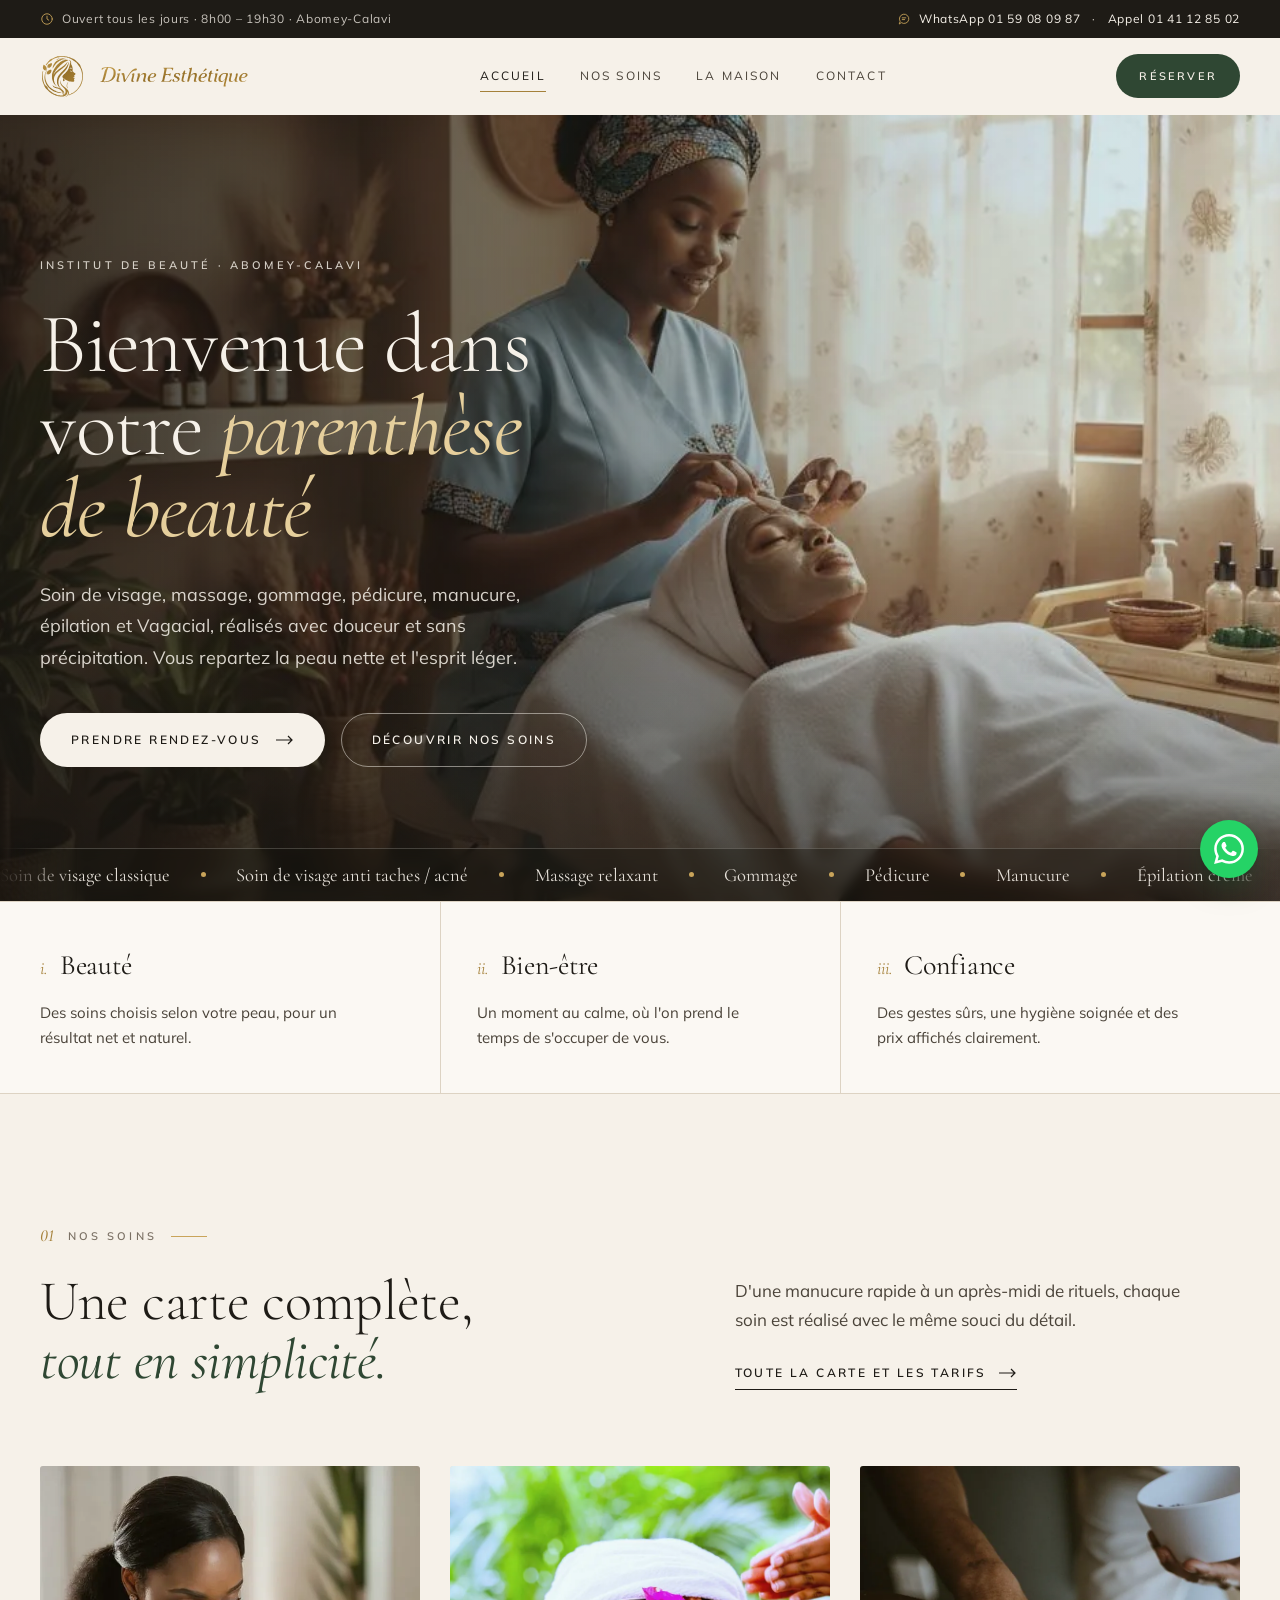
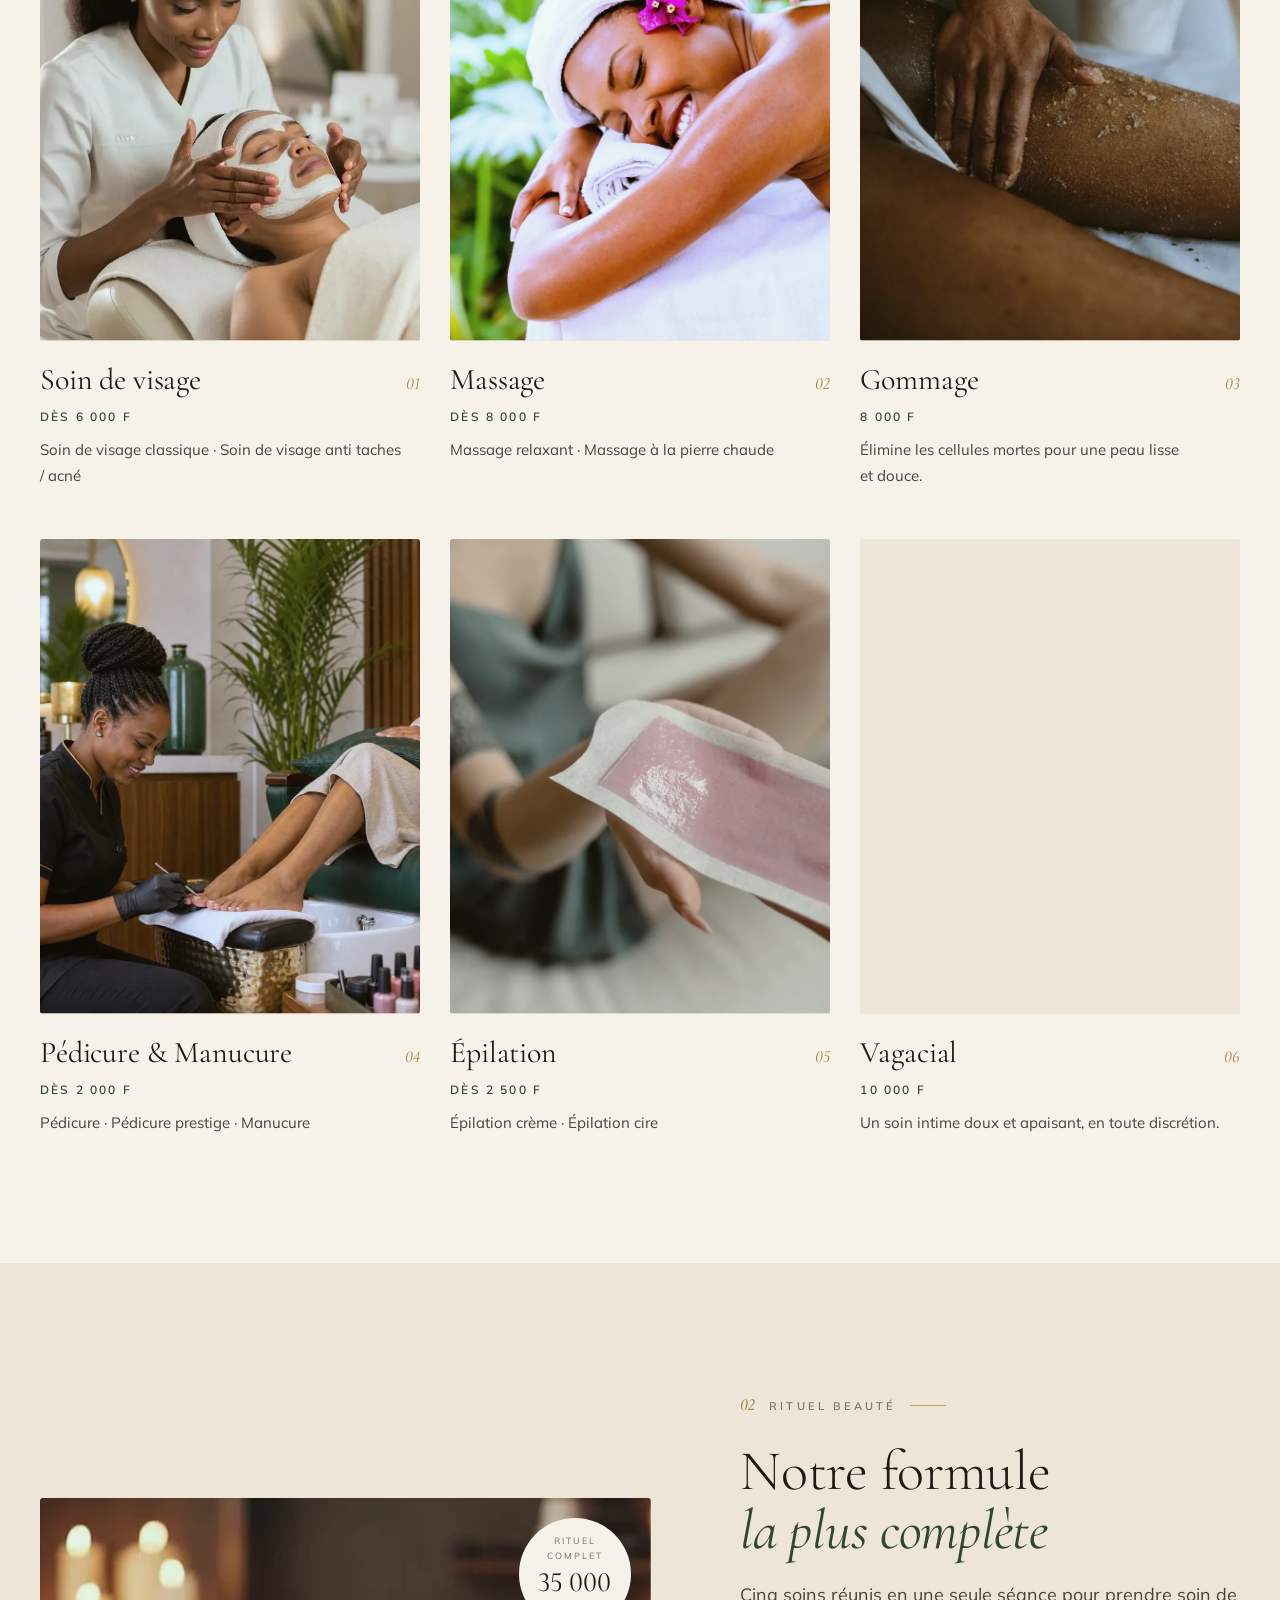
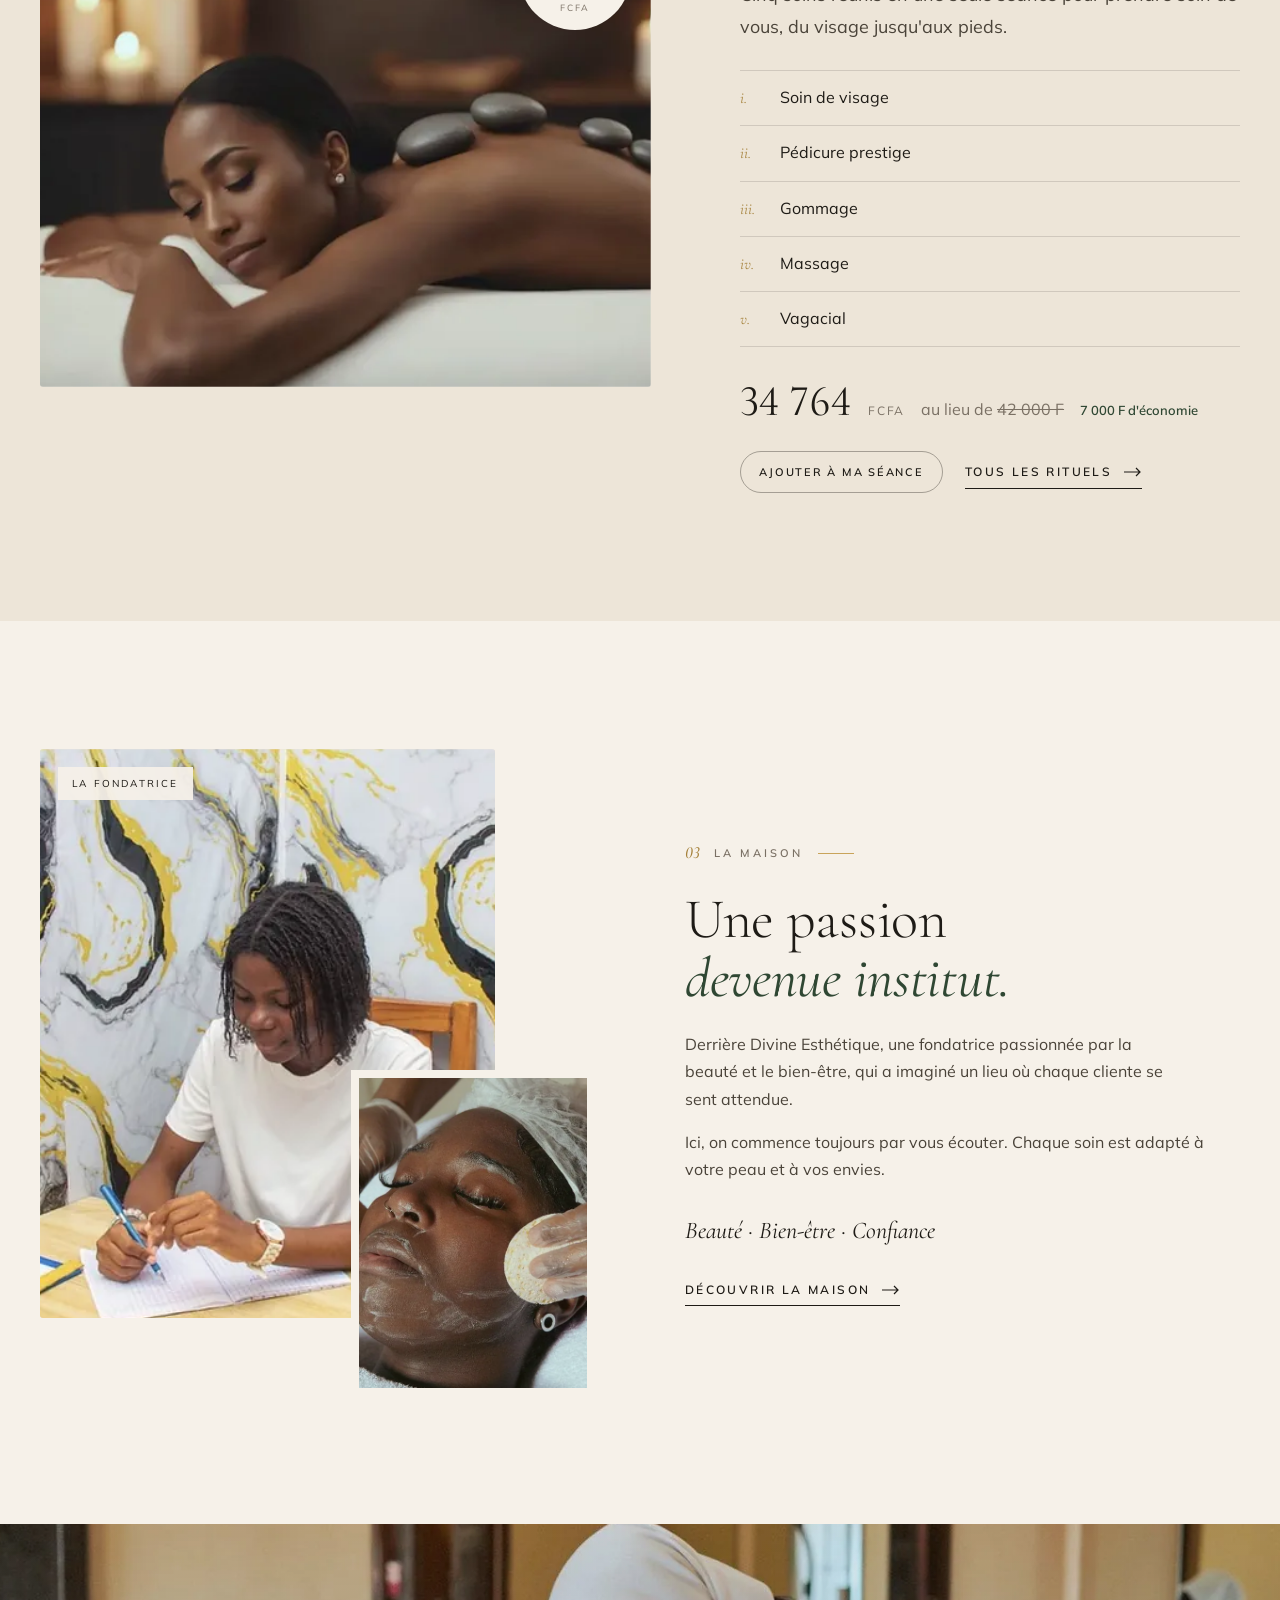
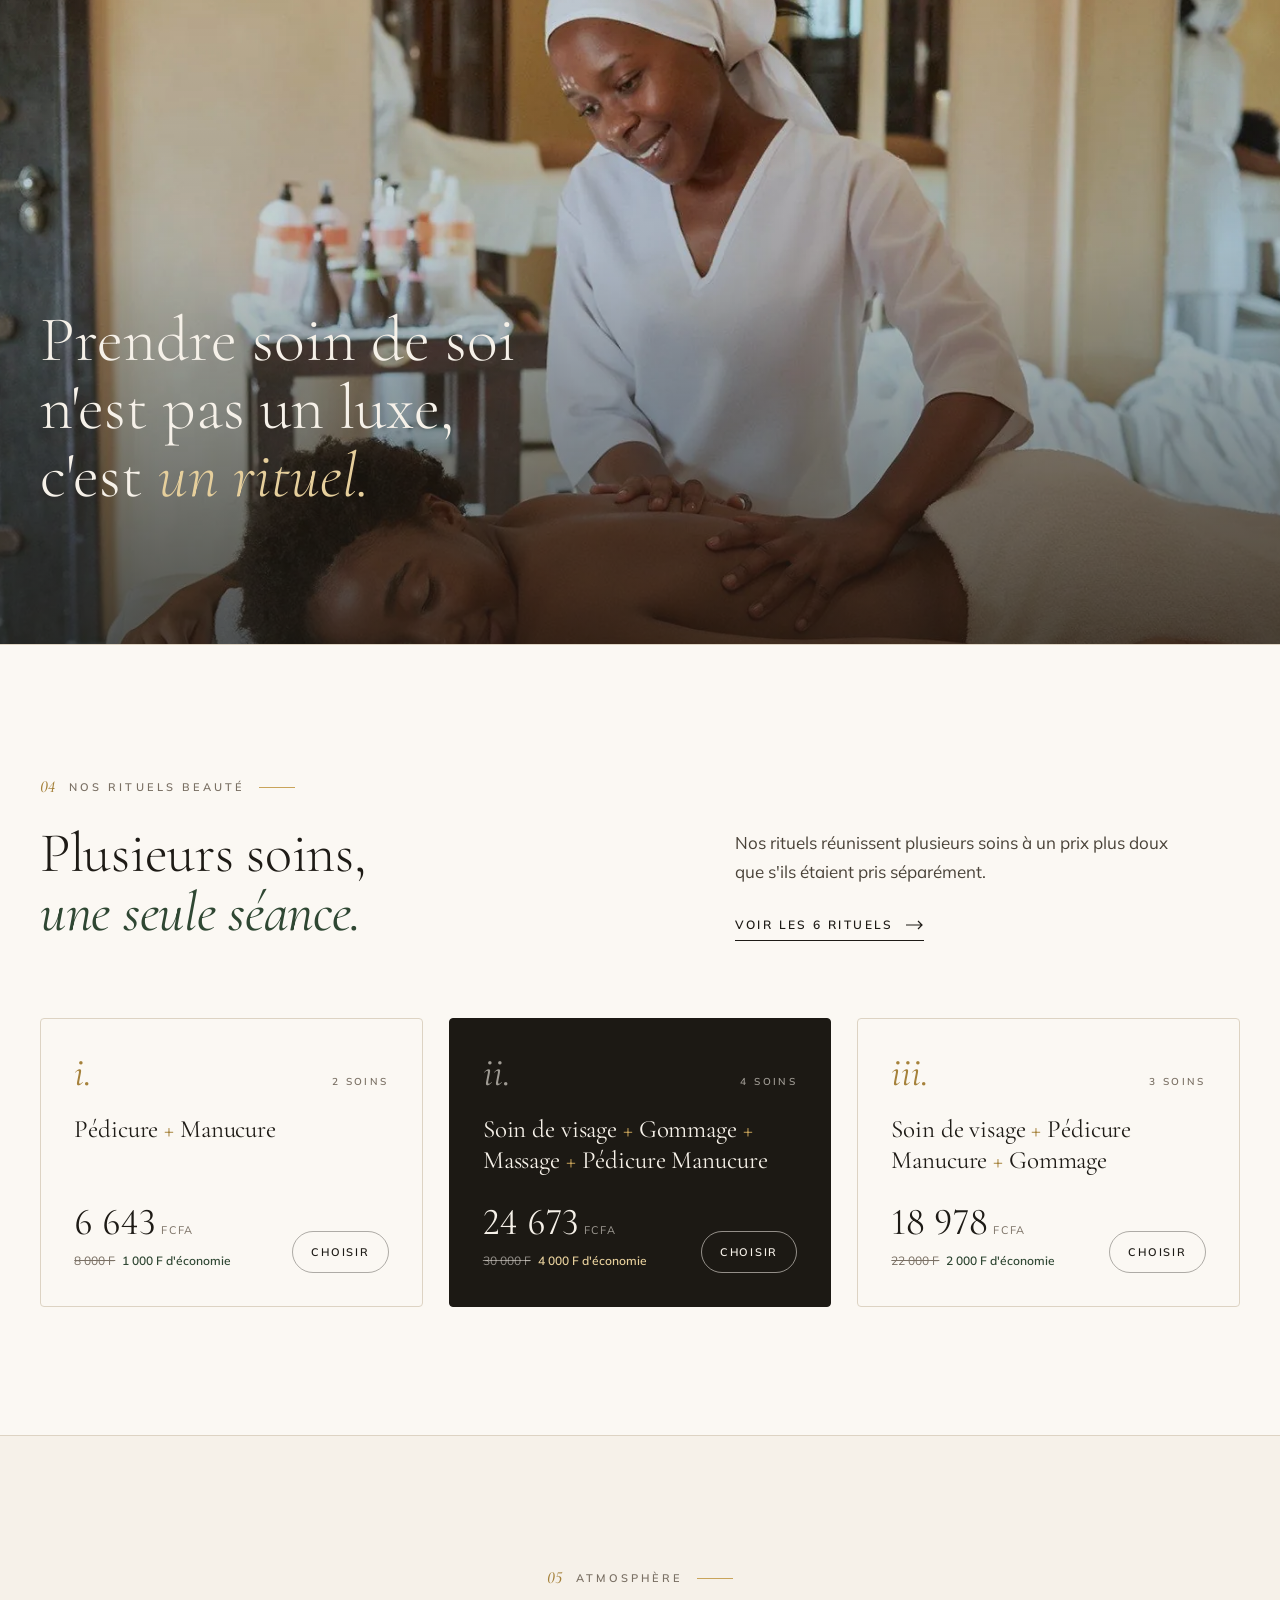
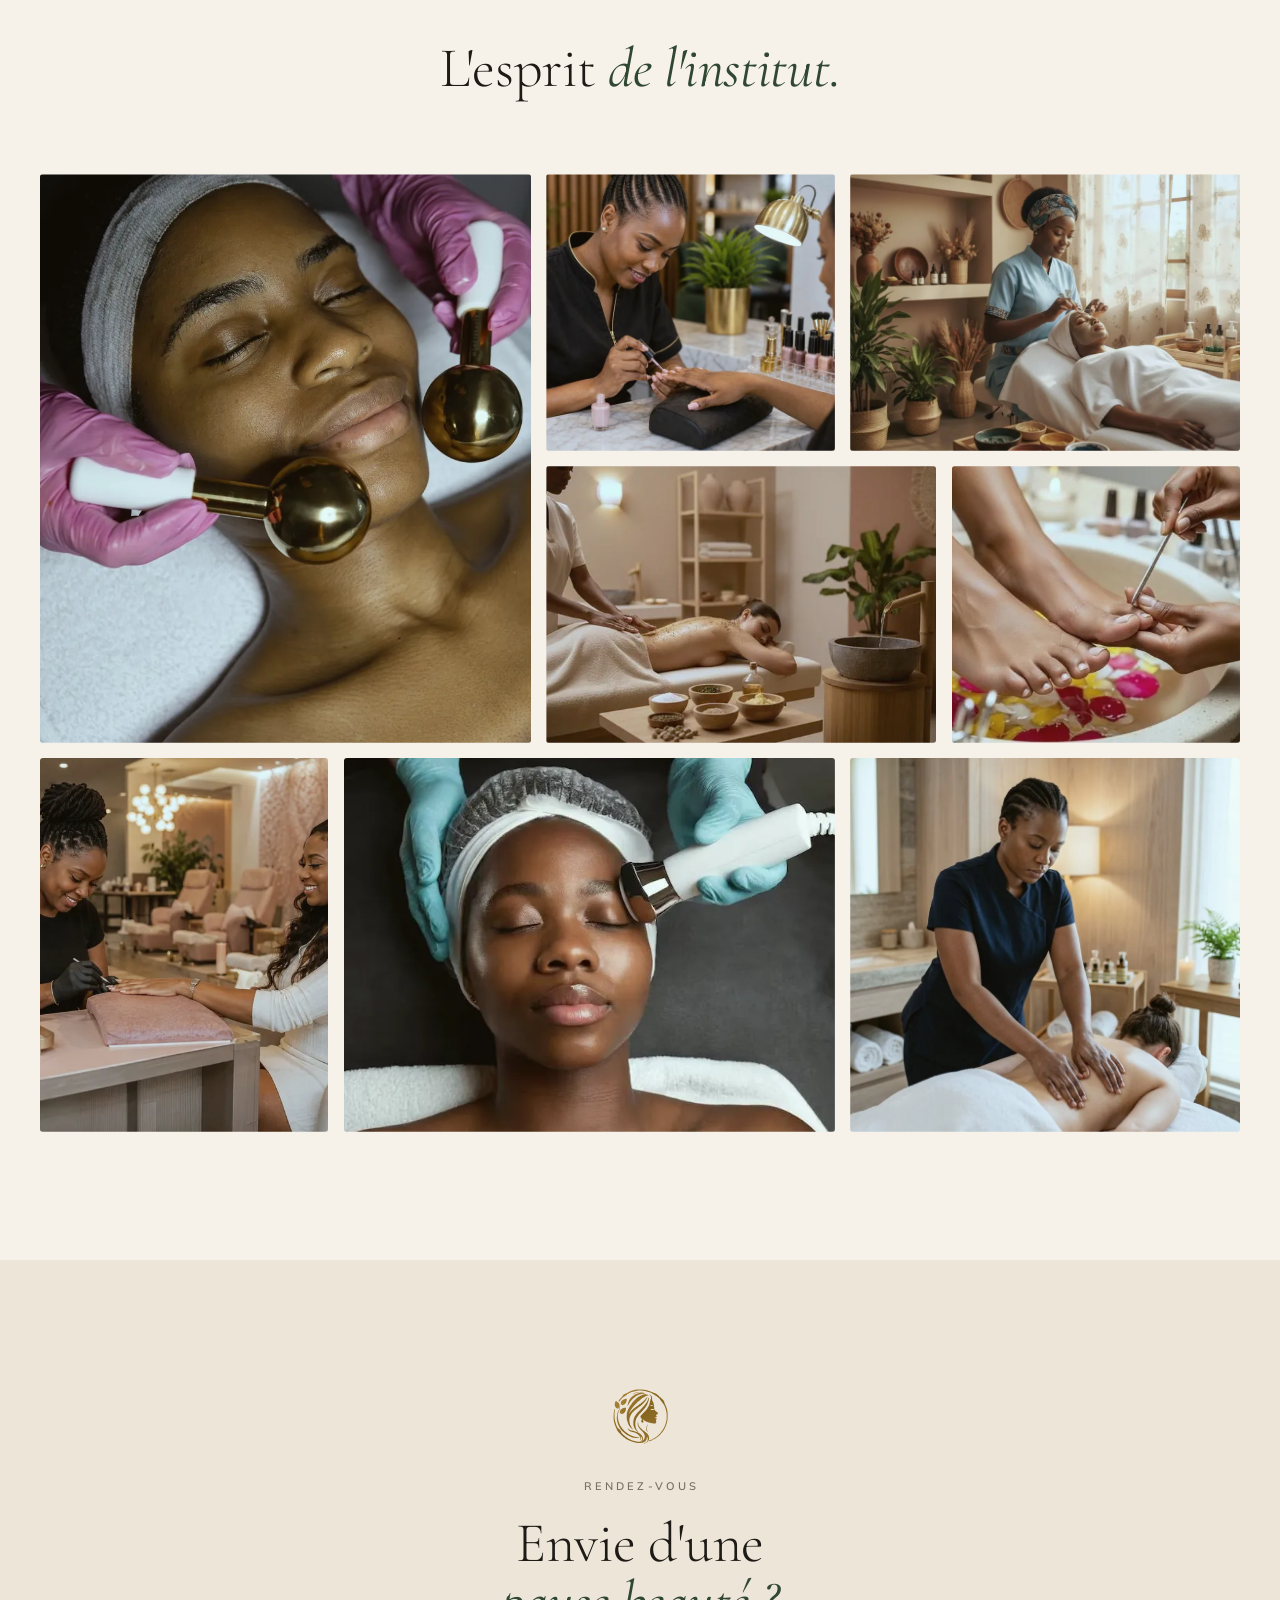
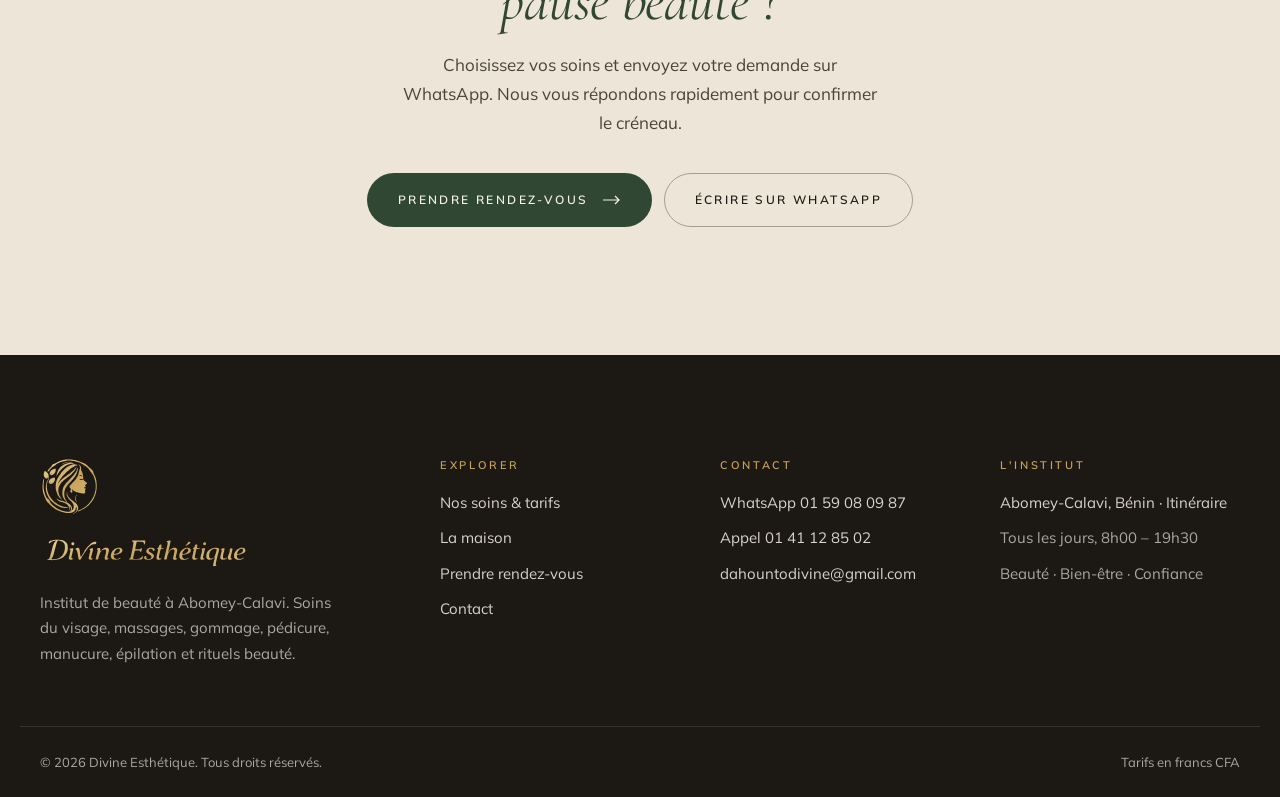
<file: index.html>
<!doctype html>
<html lang="fr">
<head>
<meta charset="utf-8">
<meta name="viewport" content="width=device-width, initial-scale=1, viewport-fit=cover">
<title>Divine Esthétique · Institut de beauté à Abomey-Calavi</title>
<meta name="description" content="Institut de beauté à Abomey-Calavi (Bénin) : soin de visage, massage, gommage, pédicure, manucure, épilation et Vagacial. Ouvert tous les jours, 8h–19h30. Réservation sur WhatsApp.">
<link rel="canonical" href="https://divine-esthetique.com/">
<meta name="robots" content="index, follow, max-image-preview:large">
<meta name="theme-color" content="#f6f1e9">
<meta name="geo.region" content="BJ-AQ">
<meta name="geo.placename" content="Abomey-Calavi">
<meta property="og:type" content="website">
<meta property="og:url" content="https://divine-esthetique.com/">
<meta property="og:locale" content="fr_FR">
<meta property="og:site_name" content="Divine Esthétique">
<meta property="og:title" content="Divine Esthétique · Institut de beauté à Abomey-Calavi">
<meta property="og:description" content="Institut de beauté à Abomey-Calavi (Bénin) : soin de visage, massage, gommage, pédicure, manucure, épilation et Vagacial. Ouvert tous les jours, 8h–19h30. Réservation sur WhatsApp.">
<meta property="og:image" content="https://divine-esthetique.com/images/og-divine-esthetique-v2.jpg">
<meta property="og:image:width" content="1200">
<meta property="og:image:height" content="630">
<meta property="og:image:alt" content="Divine Esthétique, institut de beauté à Abomey-Calavi : soin du visage en cabine">
<meta name="twitter:card" content="summary_large_image">
<link rel="icon" href="favicon.svg" type="image/svg+xml">
<link rel="apple-touch-icon" href="apple-touch-icon.png">
<link rel="preconnect" href="https://fonts.googleapis.com">
<link rel="preconnect" href="https://fonts.gstatic.com" crossorigin>
<link rel="stylesheet" href="https://fonts.googleapis.com/css2?family=Cormorant+Garamond:ital,wght@0,300;0,400;0,500;1,300;1,400;1,500&family=Mulish:wght@400;500;600;700&display=swap">
<link rel="stylesheet" href="style.css">
<script>(function(d){d.classList.add("js");try{if(matchMedia("(prefers-reduced-motion: reduce)").matches)d.classList.add("rm");else if(!sessionStorage.getItem("de-v")){d.classList.add("first");sessionStorage.setItem("de-v","1")}}catch(e){}})(document.documentElement)</script>
<script type="application/ld+json">{"@context": "https://schema.org", "@graph": [{"@type": "BeautySalon", "@id": "https://divine-esthetique.com/#institut", "name": "Divine Esthétique", "url": "https://divine-esthetique.com/", "description": "Institut de beauté à Abomey-Calavi : soin de visage, massage, gommage, pédicure, manucure, épilation, Vagacial et rituels beauté.", "slogan": "Beauté · Bien-être · Confiance", "image": "https://divine-esthetique.com/images/og-divine-esthetique-v2.jpg", "logo": "https://divine-esthetique.com/apple-touch-icon.png", "telephone": "+229 01 41 12 85 02", "email": "dahountodivine@gmail.com", "contactPoint": [{"@type": "ContactPoint", "telephone": "+229 01 59 08 09 87", "contactType": "reservations", "availableLanguage": "fr", "description": "Réservations sur WhatsApp"}, {"@type": "ContactPoint", "telephone": "+229 01 41 12 85 02", "contactType": "customer service", "availableLanguage": "fr"}], "address": {"@type": "PostalAddress", "addressLocality": "Abomey-Calavi", "addressRegion": "Atlantique", "addressCountry": "BJ"}, "areaServed": {"@type": "City", "name": "Abomey-Calavi"}, "hasMap": "https://maps.app.goo.gl/pyq9rNinhHKbcSz18", "sameAs": ["https://maps.app.goo.gl/pyq9rNinhHKbcSz18"], "openingHoursSpecification": [{"@type": "OpeningHoursSpecification", "dayOfWeek": ["Monday", "Tuesday", "Wednesday", "Thursday", "Friday", "Saturday", "Sunday"], "opens": "08:00", "closes": "19:30"}], "priceRange": "2 000 – 35 000 FCFA", "currenciesAccepted": "XOF", "hasOfferCatalog": {"@type": "OfferCatalog", "name": "Carte des soins", "itemListElement": [{"@type": "OfferCatalog", "name": "Nos soins essentiels", "itemListElement": [{"@type": "Offer", "price": 6000, "priceCurrency": "XOF", "itemOffered": {"@type": "Service", "name": "Soin de visage classique", "description": "Nettoyage, exfoliation douce et masque adapté à votre peau."}}, {"@type": "Offer", "price": 8000, "priceCurrency": "XOF", "itemOffered": {"@type": "Service", "name": "Soin de visage anti taches / acné", "description": "Un soin ciblé pour atténuer les imperfections et unifier le teint."}}, {"@type": "Offer", "price": 8000, "priceCurrency": "XOF", "itemOffered": {"@type": "Service", "name": "Massage relaxant", "description": "Un massage enveloppant pour relâcher le corps et l'esprit."}}, {"@type": "Offer", "price": 8000, "priceCurrency": "XOF", "itemOffered": {"@type": "Service", "name": "Gommage", "description": "Élimine les cellules mortes pour une peau lisse et douce."}}, {"@type": "Offer", "price": 6000, "priceCurrency": "XOF", "itemOffered": {"@type": "Service", "name": "Pédicure", "description": "Bain de pieds, soin des ongles et des cuticules, peau adoucie."}}, {"@type": "Offer", "price": 2000, "priceCurrency": "XOF", "itemOffered": {"@type": "Service", "name": "Manucure", "description": "Ongles limés et mis en forme, cuticules soignées."}}, {"@type": "Offer", "price": 2500, "priceCurrency": "XOF", "itemOffered": {"@type": "Service", "name": "Épilation crème", "description": "Une méthode douce, adaptée aux peaux sensibles."}}, {"@type": "Offer", "price": 5000, "priceCurrency": "XOF", "itemOffered": {"@type": "Service", "name": "Épilation cire", "description": "Un résultat net et plus durable."}}]}, {"@type": "OfferCatalog", "name": "Nos soins prestige", "itemListElement": [{"@type": "Offer", "price": 10000, "priceCurrency": "XOF", "itemOffered": {"@type": "Service", "name": "Pédicure prestige", "description": "Une pédicure plus complète, pour des pieds légers et très doux."}}, {"@type": "Offer", "price": 12000, "priceCurrency": "XOF", "itemOffered": {"@type": "Service", "name": "Massage à la pierre chaude", "description": "La chaleur des pierres détend les muscles en profondeur."}}, {"@type": "Offer", "price": 10000, "priceCurrency": "XOF", "itemOffered": {"@type": "Service", "name": "Vagacial", "description": "Soin intime nettoyant et apaisant, dans le respect de votre confort."}}]}, {"@type": "OfferCatalog", "name": "Nos rituels beauté", "itemListElement": [{"@type": "Offer", "price": 7000, "priceCurrency": "XOF", "itemOffered": {"@type": "Service", "name": "Pédicure + Manucure"}}, {"@type": "Offer", "price": 26000, "priceCurrency": "XOF", "itemOffered": {"@type": "Service", "name": "Soin de visage + Gommage + Massage + Pédicure Manucure"}}, {"@type": "Offer", "price": 20000, "priceCurrency": "XOF", "itemOffered": {"@type": "Service", "name": "Soin de visage + Pédicure Manucure + Gommage"}}, {"@type": "Offer", "price": 20000, "priceCurrency": "XOF", "itemOffered": {"@type": "Service", "name": "Soin de visage + Pédicure Manucure + Massage"}}, {"@type": "Offer", "price": 35000, "priceCurrency": "XOF", "itemOffered": {"@type": "Service", "name": "Soin de visage + Pédicure prestige + Gommage + Massage + Vagacial"}}, {"@type": "Offer", "price": 30000, "priceCurrency": "XOF", "itemOffered": {"@type": "Service", "name": "Soin de visage + Pédicure prestige + Gommage + Massage"}}]}]}}, {"@type": "WebSite", "@id": "https://divine-esthetique.com/#site", "url": "https://divine-esthetique.com/", "name": "Divine Esthétique", "inLanguage": "fr", "publisher": {"@id": "https://divine-esthetique.com/#institut"}}, {"@type": "WebPage", "@id": "https://divine-esthetique.com/#page", "url": "https://divine-esthetique.com/", "name": "Divine Esthétique · Institut de beauté à Abomey-Calavi", "description": "Institut de beauté à Abomey-Calavi (Bénin) : soin de visage, massage, gommage, pédicure, manucure, épilation et Vagacial. Ouvert tous les jours, 8h–19h30. Réservation sur WhatsApp.", "inLanguage": "fr", "isPartOf": {"@id": "https://divine-esthetique.com/#site"}, "about": {"@id": "https://divine-esthetique.com/#institut"}, "primaryImageOfPage": "https://divine-esthetique.com/images/og-divine-esthetique-v2.jpg"}]}</script>
</head>
<body data-page="accueil">
<svg width="0" height="0" style="position:absolute" aria-hidden="true" focusable="false"><defs>
<linearGradient id="gGold" x1="0" y1="0" x2="1" y2="1"><stop offset="0" stop-color="#c29a48"/><stop offset=".5" stop-color="#96712a"/><stop offset="1" stop-color="#b48b3a"/></linearGradient>
<linearGradient id="gGoldDeep" x1="0" y1="0" x2="1" y2="1"><stop offset="0" stop-color="#b08a3c"/><stop offset=".5" stop-color="#86651f"/><stop offset="1" stop-color="#a07c32"/></linearGradient>
<linearGradient id="gGoldLight" x1="0" y1="0" x2="1" y2="1"><stop offset="0" stop-color="#e6cf9c"/><stop offset=".5" stop-color="#c9a45a"/><stop offset="1" stop-color="#dcc085"/></linearGradient>
<symbol id="emblem" viewBox="0 0 1060 1040"><path fill-rule="evenodd" d="M590.0,1019.0C590.0,1018.1 596.2,1016.0 599.0,1016.0C599.8,1016.0 602.5,1014.9 605.0,1013.6C607.5,1012.3 610.7,1011.0 612.2,1010.6C614.7,1010.0 622.1,1006.0 628.0,1002.0C629.4,1001.0 632.3,999.3 634.5,998.2C638.4,996.2 653.9,981.5 659.2,974.7C662.4,970.7 667.2,960.3 669.7,952.2C671.9,945.0 671.9,921.5 669.6,911.8C667.9,904.5 660.4,889.7 658.6,890.3C658.0,890.5 657.4,892.4 657.2,894.6C656.4,906.4 652.5,929.2 650.4,934.8C647.7,942.1 637.9,959.4 632.9,966.1C628.8,971.4 622.2,977.5 616.0,981.7C608.8,986.5 585.7,997.8 581.4,998.5C579.3,998.9 574.4,1000.0 570.5,1001.0C557.7,1004.4 545.9,1005.2 514.5,1004.7C493.3,1004.4 481.9,1003.8 475.5,1002.7C470.6,1001.8 462.7,1000.6 458.0,1000.0C449.5,998.9 446.8,998.2 422.6,991.6C415.6,989.6 408.8,988.0 407.5,988.0C406.2,988.0 402.8,986.9 399.8,985.5C396.9,984.1 393.7,983.0 392.8,983.0C391.9,983.0 384.8,980.5 377.1,977.5C369.4,974.5 362.5,972.0 361.8,972.0C361.1,972.0 358.4,970.9 355.8,969.5C353.2,968.1 350.5,967.0 349.7,967.0C349.0,967.0 346.2,965.6 343.5,963.9C340.9,962.2 327.2,955.0 313.2,947.8C299.2,940.6 284.3,932.6 280.1,929.9C275.9,927.2 270.3,923.8 267.7,922.2C265.0,920.7 258.7,916.3 253.7,912.5C248.6,908.6 241.8,903.6 238.5,901.3C235.2,899.0 230.9,895.5 229.0,893.5C227.1,891.5 223.9,889.0 222.0,888.0C220.1,887.0 216.5,884.1 214.0,881.5C211.5,879.0 207.5,875.3 205.0,873.4C197.1,867.2 189.1,859.8 178.7,849.0C173.1,843.2 161.5,831.5 152.9,822.9C144.2,814.3 136.0,805.3 134.5,802.9C132.9,800.5 130.3,796.9 128.6,794.9C121.0,786.0 119.0,782.9 116.0,775.5C114.2,771.1 110.7,764.6 108.3,760.9C106.0,757.3 104.0,753.7 104.0,752.9C104.0,752.1 101.9,746.5 99.4,740.5C96.9,734.4 94.2,727.7 93.4,725.5C92.6,723.3 91.5,720.6 90.8,719.5C87.2,713.2 73.9,680.9 68.5,665.3C53.4,621.2 47.1,583.0 46.7,531.5C46.5,505.4 46.8,499.4 50.1,464.0C52.3,440.7 53.9,429.7 57.0,418.0C58.1,413.9 59.9,405.9 61.1,400.3C63.9,387.2 65.9,383.8 70.3,384.2C72.7,384.4 73.8,385.2 74.9,387.4C76.1,390.1 76.0,392.1 73.2,406.9C67.2,439.5 65.6,453.7 65.2,480.2C64.7,511.6 66.3,547.9 69.0,563.5C70.1,570.1 71.0,577.2 71.0,579.3C71.0,581.4 71.7,585.9 72.5,589.3C73.3,592.7 74.9,599.5 76.1,604.5C77.3,609.5 79.1,617.1 80.1,621.5C81.1,625.9 82.9,632.4 84.0,636.0C85.2,639.6 89.1,651.7 92.7,663.0C99.2,683.6 112.6,714.5 115.8,716.4C116.6,716.8 117.8,718.0 118.6,718.9C119.4,719.8 121.8,722.6 124.0,725.1C126.2,727.6 128.0,730.3 128.0,730.9C128.0,733.3 140.2,745.0 142.6,745.0C143.8,745.0 146.1,746.1 147.7,747.4C149.2,748.7 151.6,750.1 152.9,750.5C154.5,751.0 156.1,753.1 158.0,757.4C159.5,760.7 161.7,764.3 162.9,765.4C164.0,766.4 165.4,768.7 166.0,770.5C166.7,772.6 168.1,774.2 169.8,774.9C171.3,775.5 174.1,778.1 176.0,780.6C177.9,783.1 180.5,786.4 181.8,788.0C184.9,791.9 186.1,796.3 185.4,801.4C184.9,804.9 185.3,806.2 187.9,810.0C189.6,812.5 191.0,815.0 191.0,815.6C191.0,816.2 192.1,817.6 193.5,818.8C194.9,820.0 196.0,821.8 196.0,822.7C196.0,823.6 199.3,827.7 203.2,831.6C207.2,835.6 211.7,840.1 213.1,841.7C214.5,843.2 218.7,847.6 222.6,851.3C226.4,855.1 230.2,858.8 231.0,859.6C238.8,867.4 256.2,881.6 263.9,886.5C266.5,888.1 269.9,890.5 271.6,891.8C273.2,893.1 278.7,896.9 283.9,900.3C302.0,912.3 303.7,913.5 307.4,916.7C309.4,918.5 315.4,922.1 320.8,924.7C326.1,927.2 336.3,932.5 343.3,936.3C350.3,940.1 358.7,944.1 361.8,945.0C364.9,946.0 372.8,949.1 379.2,951.9C385.7,954.7 391.5,957.0 392.1,957.0C392.7,957.0 395.8,958.1 398.9,959.4C404.7,961.9 427.4,969.0 439.5,972.0C443.4,973.0 453.9,975.0 463.0,976.4C472.1,977.9 482.0,979.6 485.0,980.3C492.1,981.9 523.7,981.8 526.6,980.2C527.7,979.6 532.9,978.2 538.1,977.1C549.6,974.6 560.1,971.7 561.8,970.7C563.7,969.5 563.2,967.0 561.1,967.0C560.0,967.0 558.0,966.6 556.6,966.0L554.0,965.0L557.5,960.4C562.0,954.5 565.0,948.7 565.0,945.8C565.1,944.5 565.7,942.4 566.5,941.0C570.5,934.0 567.1,915.1 558.9,899.1C553.8,889.0 540.6,877.3 544.8,886.5C547.0,891.3 549.1,903.5 549.6,915.0C550.2,926.2 550.1,926.8 546.6,938.5C544.5,945.1 542.2,951.5 541.4,952.8C539.5,955.7 537.4,955.1 537.7,951.9C537.8,950.6 538.4,944.1 539.0,937.5C540.5,920.8 537.9,906.4 531.5,896.8C530.1,894.7 529.0,892.3 529.0,891.5C529.0,889.2 525.4,882.5 522.1,878.7C520.5,876.9 516.3,871.5 512.8,866.8C499.4,848.6 470.4,827.4 451.3,821.7C448.4,820.8 444.1,819.0 441.7,817.6C439.3,816.2 436.6,815.0 435.7,815.0C434.8,815.0 430.1,813.7 425.3,812.0C420.4,810.4 412.9,808.4 408.5,807.5C397.2,805.4 389.1,803.4 376.5,799.5C370.4,797.6 364.1,795.8 362.3,795.5C360.6,795.1 358.6,794.2 357.9,793.4C357.3,792.6 353.3,790.2 349.1,788.0C327.8,776.9 307.0,753.4 302.6,735.8C301.6,731.3 304.3,732.3 310.8,738.8C318.3,746.2 332.3,756.0 342.0,760.7C356.6,767.7 361.9,770.0 363.0,770.0C363.7,770.0 368.6,771.8 373.9,773.9C379.2,776.0 386.2,778.1 389.5,778.5C392.8,778.9 399.6,780.2 404.5,781.5C409.4,782.8 416.2,784.3 419.5,785.0C425.8,786.2 435.1,788.9 443.5,792.0C446.2,793.0 454.1,795.7 461.0,797.9C477.3,803.2 488.7,808.0 497.0,813.0C500.6,815.2 504.3,817.0 505.2,817.0C506.1,817.0 508.1,818.0 509.7,819.3C511.2,820.6 513.8,822.4 515.4,823.4C517.1,824.5 522.8,829.1 528.3,833.7C533.7,838.3 539.9,843.2 541.9,844.5C549.4,849.4 563.6,865.1 568.8,874.5C571.6,879.5 574.8,884.8 576.0,886.3C581.4,893.2 585.6,913.4 584.6,928.0C584.1,936.4 583.5,938.5 580.0,945.5C577.9,949.9 574.1,955.8 571.6,958.7C564.9,966.2 565.5,967.8 573.3,963.9C580.4,960.3 591.2,951.6 596.8,944.9C605.3,934.7 609.7,926.3 613.6,912.8C616.8,901.5 617.1,899.4 617.1,887.5C617.1,867.4 614.4,856.1 606.1,841.0C594.5,819.9 590.8,815.2 567.4,791.1C525.8,748.3 510.1,728.2 496.0,699.5C490.9,689.3 487.3,665.8 488.3,649.2C488.7,640.9 491.6,616.2 492.6,611.0C493.8,605.6 494.9,612.0 495.9,629.6C496.9,647.3 499.0,660.4 503.0,673.5C506.1,683.4 513.0,697.1 517.5,701.9C519.8,704.4 522.8,708.6 524.3,711.1C527.6,716.9 540.8,731.3 551.9,741.1C556.5,745.2 563.7,751.6 568.0,755.5C578.8,765.2 582.1,767.9 601.5,782.4C610.9,789.5 619.9,796.5 621.5,798.0C623.1,799.6 626.4,802.1 628.7,803.7C634.6,807.6 650.6,821.9 660.6,832.1C684.0,855.9 698.6,888.6 697.9,915.5C697.7,925.1 695.2,938.6 692.9,942.9C691.9,944.9 691.0,947.2 691.0,948.0C691.0,948.8 689.6,951.5 688.0,954.0C686.3,956.5 684.0,960.5 682.9,962.9C680.1,969.2 660.7,988.3 649.7,995.6C640.4,1001.8 631.8,1006.8 626.0,1009.5C624.1,1010.3 619.9,1012.4 616.7,1014.1C613.5,1015.8 608.5,1017.8 605.7,1018.6C599.7,1020.2 590.0,1020.5 590.0,1019.0Z M692.0,972.0C685.8,965.8 691.9,961.4 721.0,950.6C726.2,948.7 732.3,946.4 734.5,945.5C736.7,944.6 739.8,943.3 741.5,942.7C746.8,940.6 769.4,928.7 772.5,926.4C774.1,925.2 777.3,923.5 779.5,922.6C781.7,921.6 784.4,920.0 785.5,919.0C786.6,918.0 789.1,916.4 791.1,915.6C793.1,914.8 798.5,911.3 803.3,907.8C808.0,904.3 814.1,899.9 817.0,898.0C830.2,889.0 844.3,878.0 853.0,870.0C858.2,865.2 863.2,860.9 864.1,860.4C866.6,859.0 897.8,828.4 903.5,821.7C918.7,803.9 942.9,770.9 945.7,764.2C946.5,762.2 948.2,759.4 949.5,758.0C950.8,756.6 956.5,746.4 962.2,735.3C967.9,724.1 973.7,712.6 975.2,709.8C976.7,706.9 978.4,702.7 979.1,700.5C979.7,698.3 981.7,693.1 983.5,689.0C985.3,684.9 987.7,679.2 988.8,676.5C990.0,673.8 992.3,668.3 993.9,664.4C995.6,660.4 998.3,651.9 1000.0,645.4C1001.7,638.8 1003.7,632.1 1004.4,630.5C1005.2,628.9 1006.1,625.2 1006.5,622.5C1006.9,619.8 1008.2,613.2 1009.5,608.0C1011.8,598.6 1012.2,596.2 1016.1,568.0C1020.1,540.1 1019.6,473.0 1015.4,460.2C1014.6,457.9 1014.0,454.0 1014.0,451.6C1014.0,443.6 1009.2,419.6 1004.2,402.5C1001.4,393.1 998.3,381.6 997.1,376.9C996.0,372.1 993.2,363.8 990.9,358.4C988.6,352.9 985.7,345.4 984.4,341.5C981.0,331.7 979.1,327.4 974.8,320.3C972.8,316.9 969.7,311.5 968.0,308.3C962.4,298.0 959.4,293.1 956.9,290.3C955.5,288.7 950.9,282.2 946.6,275.8C942.3,269.3 938.5,264.0 938.1,264.0C937.7,264.0 935.7,261.6 933.5,258.7C931.4,255.9 928.5,252.3 927.1,250.9C919.1,242.7 917.2,240.2 916.5,237.3C916.1,235.4 913.1,231.0 908.9,226.3C905.1,222.0 900.7,216.2 899.0,213.4C895.3,207.1 878.4,186.0 875.6,184.1C874.4,183.3 871.2,180.5 868.5,177.8C861.3,170.9 845.6,157.4 842.3,155.4C840.8,154.4 837.0,151.7 834.0,149.4C828.1,144.9 811.8,134.9 803.2,130.6C800.3,129.1 796.9,126.8 795.7,125.4C793.0,122.3 785.3,117.8 777.9,115.0C774.7,113.9 770.2,111.2 767.7,109.0C765.2,106.8 761.1,104.1 758.6,103.0C756.0,101.9 750.5,99.0 746.3,96.4C738.2,91.5 735.5,90.2 718.5,83.3C712.5,80.8 705.2,77.9 702.5,76.8C699.8,75.6 693.9,73.7 689.5,72.5C685.1,71.2 677.6,68.8 672.8,67.1C668.0,65.4 657.9,62.6 650.3,61.0C642.7,59.4 632.5,57.2 627.5,56.1C615.7,53.6 595.3,50.5 573.5,48.1C550.1,45.4 500.8,46.2 485.5,49.5C481.6,50.3 471.5,51.9 463.0,53.1C442.7,55.8 430.9,58.2 417.5,62.5C411.4,64.4 405.4,66.0 404.0,66.0C402.6,66.0 400.6,66.6 399.5,67.4C398.4,68.1 394.8,69.3 391.5,70.0C388.2,70.7 382.6,72.5 379.0,74.0C375.4,75.6 371.1,77.2 369.5,77.6C367.9,78.0 364.0,79.5 361.0,81.0C358.0,82.5 352.8,84.8 349.6,86.1C339.4,90.2 307.7,106.2 302.5,109.9C299.8,111.8 295.9,114.8 294.0,116.5C292.1,118.2 289.1,120.1 287.3,120.9C285.5,121.6 283.7,123.4 283.0,125.1C281.6,128.4 272.5,137.0 270.4,137.0C269.7,137.0 266.1,139.2 262.5,142.0C252.4,149.6 245.1,154.4 238.4,157.8C235.0,159.5 230.1,162.3 227.5,164.1C222.0,167.8 201.3,187.1 197.0,192.5C195.3,194.6 193.0,197.3 191.8,198.5C190.5,199.8 187.7,203.0 185.5,205.6C183.3,208.2 179.8,212.3 177.6,214.7C175.5,217.1 172.6,220.8 171.1,222.9C166.1,230.4 151.8,247.1 149.5,248.2C144.2,250.6 138.0,246.3 138.0,240.3C138.0,236.4 142.9,227.8 150.1,219.0C152.1,216.5 156.3,211.1 159.3,207.0C167.9,195.4 176.2,185.0 180.0,181.1C181.9,179.1 185.6,174.9 188.2,171.6C193.4,165.2 199.2,158.6 208.9,148.0C212.4,144.2 216.7,139.1 218.4,136.7C228.4,122.6 232.3,118.0 236.8,115.4C239.4,114.0 242.4,111.9 243.5,110.9C244.6,110.0 248.2,108.2 251.5,106.9C254.8,105.7 257.9,104.4 258.5,104.0C259.1,103.6 261.8,102.7 264.7,102.1C269.5,101.1 293.4,89.9 299.0,85.9C301.3,84.3 308.7,80.4 337.9,65.4C343.6,62.4 349.4,60.0 350.8,60.0C352.1,60.0 354.7,59.1 356.5,58.0C360.3,55.6 397.4,43.2 404.0,42.0C409.5,41.0 436.4,34.4 440.5,33.0C442.1,32.4 450.7,31.0 459.5,29.8C473.9,27.9 480.1,27.6 520.5,27.7C560.7,27.7 567.3,27.9 582.5,29.9C591.9,31.0 601.8,32.3 604.5,32.5C607.2,32.8 612.2,33.5 615.5,34.0C618.8,34.5 628.0,35.8 636.0,37.0C644.0,38.2 653.4,40.0 657.0,41.0C660.6,42.1 670.7,45.0 679.5,47.5C688.3,50.1 697.1,52.7 699.0,53.4C700.9,54.2 706.1,55.7 710.5,56.9C714.9,58.2 721.2,60.3 724.5,61.7C733.8,65.6 752.6,72.8 762.0,76.2C766.7,77.9 771.6,80.0 773.0,80.9C775.8,82.8 778.1,83.9 789.8,88.6C794.4,90.5 799.2,92.0 800.4,92.0C801.7,92.0 803.2,92.6 803.8,93.3C805.4,95.2 815.9,99.8 820.1,100.5C822.9,100.9 824.4,101.9 826.4,105.0C828.3,107.8 829.7,109.0 831.5,109.0C833.2,109.0 835.7,111.0 840.2,116.0C845.0,121.4 847.4,123.3 850.5,124.1C854.5,125.2 858.0,127.5 858.0,129.2C858.0,131.1 866.3,139.9 869.2,141.1C870.9,141.8 873.0,143.5 873.9,145.0C876.8,149.8 882.5,155.5 887.1,158.2C889.8,159.8 892.8,162.8 894.6,165.5C897.5,170.2 904.0,174.6 906.5,173.6C907.2,173.4 908.7,175.0 910.1,177.8C911.4,180.4 913.6,183.0 914.9,183.6C916.2,184.3 919.3,186.8 921.9,189.2C924.4,191.7 928.3,195.0 930.5,196.6C935.1,199.9 956.0,220.9 956.0,222.1C956.0,222.6 958.5,225.7 961.5,229.0C968.7,236.9 974.5,248.6 973.6,253.8C972.9,258.2 974.6,264.9 977.0,267.0C977.9,267.9 978.9,270.8 979.3,273.8C979.7,277.2 982.1,283.5 986.5,292.5C990.1,300.0 993.0,306.8 993.0,307.8C993.0,308.8 994.5,312.1 996.3,315.1C1001.0,323.0 1004.4,330.3 1007.8,340.5C1009.5,345.4 1012.2,352.5 1013.9,356.2C1019.3,368.2 1027.8,401.9 1030.0,419.5C1030.6,424.5 1031.3,429.2 1031.5,430.0C1032.2,432.3 1034.0,455.4 1035.0,473.5C1036.9,511.0 1036.2,538.6 1032.0,580.5C1030.5,596.4 1026.4,617.3 1022.0,632.0C1020.9,635.6 1019.3,641.6 1018.4,645.5C1016.3,654.7 1011.4,670.5 1008.9,675.6C1007.9,677.8 1007.0,680.4 1007.0,681.3C1007.0,682.2 1003.8,690.5 999.9,699.7C996.0,709.0 991.7,719.3 990.4,722.7C989.1,726.2 986.9,730.7 985.6,732.9C984.2,735.0 982.4,738.4 981.6,740.4C980.8,742.4 978.6,746.4 976.7,749.3C974.8,752.1 971.6,757.4 969.6,761.0C967.6,764.6 963.0,771.5 959.5,776.5C956.0,781.5 950.3,789.5 946.8,794.4C937.4,807.8 918.1,830.7 905.8,843.1C902.1,846.9 898.3,851.1 897.4,852.5C893.8,858.0 854.5,892.0 842.7,900.0C839.8,901.9 833.8,906.2 829.5,909.6C825.1,913.0 819.5,916.7 817.0,918.0C814.5,919.2 810.9,921.5 809.0,922.9C807.1,924.4 803.2,926.9 800.5,928.5C797.8,930.0 794.6,932.0 793.5,933.0C789.8,936.2 756.6,952.1 742.2,957.5C738.8,958.9 732.2,961.7 727.7,964.0C723.0,966.3 714.4,969.3 707.3,971.0C692.9,974.6 694.5,974.5 692.0,972.0Z M430.0,910.0C419.3,908.2 409.8,906.3 394.0,902.6C390.4,901.8 383.2,899.5 378.0,897.7C372.8,895.8 366.9,894.0 364.9,893.6C362.8,893.2 359.5,891.8 357.4,890.3C355.2,888.9 351.7,887.3 349.5,886.8C347.4,886.3 343.1,884.4 340.0,882.6C334.6,879.3 312.6,868.0 311.7,868.0C311.2,868.0 305.3,864.1 281.0,848.1C278.0,846.1 273.7,843.0 271.6,841.3C269.4,839.5 267.1,838.0 266.4,838.0C265.0,838.0 255.7,830.6 245.5,821.2C241.7,817.7 235.2,811.8 231.2,808.2C220.0,798.0 191.2,769.1 188.2,765.1C186.7,763.1 183.4,758.9 180.8,755.7C178.1,752.5 176.0,749.5 176.0,749.0C176.0,748.6 173.8,745.8 171.2,742.8C165.5,736.5 156.6,723.0 154.6,717.4C153.8,715.3 148.7,704.3 143.3,693.0C137.8,681.7 132.8,670.7 132.1,668.5C131.4,666.3 128.8,659.3 126.4,653.0C124.0,646.7 121.7,639.9 121.4,638.0C121.0,636.1 120.0,633.1 119.0,631.5C118.0,629.9 117.0,626.5 116.6,624.0C116.2,621.5 115.0,616.6 114.0,613.0C111.7,605.4 110.0,592.5 107.1,561.5C105.7,547.4 107.1,513.3 109.4,504.1C110.2,501.0 111.3,494.0 112.0,488.5C112.6,483.0 113.7,476.0 114.5,473.0C115.2,470.0 116.1,465.2 116.5,462.5C116.9,459.8 117.7,456.6 118.3,455.5C118.9,454.4 120.6,449.4 122.1,444.5C126.0,431.4 130.5,420.3 134.2,414.6C135.9,411.8 139.4,405.7 142.0,401.0C144.6,396.3 148.1,390.2 149.8,387.5C151.6,384.8 153.8,381.1 154.8,379.5C155.7,377.9 158.7,374.2 161.4,371.5C165.5,367.4 166.5,366.8 166.8,368.3C167.2,370.0 160.3,385.9 157.0,391.0C152.4,397.9 140.5,423.2 139.5,427.9C139.1,429.7 137.8,433.5 136.5,436.4C135.3,439.2 134.0,443.5 133.6,446.0C133.2,448.5 132.1,453.2 131.0,456.5C126.3,471.2 124.5,486.9 124.6,513.5C124.6,533.9 124.9,539.5 126.3,544.2C127.2,547.3 128.0,552.0 128.0,554.8C128.0,559.7 131.9,583.4 134.1,592.0C134.8,594.5 137.3,603.0 139.7,610.8C142.0,618.7 144.0,625.7 144.0,626.3C144.0,628.7 158.9,664.4 163.5,673.1C164.9,675.7 166.0,678.5 166.0,679.4C166.0,681.3 174.8,696.2 179.7,702.6C181.5,705.0 184.0,709.1 185.4,711.7C186.7,714.3 190.1,719.2 192.9,722.5C195.7,725.7 198.0,728.7 198.0,729.0C198.0,730.5 226.3,765.0 232.9,771.5C234.5,773.1 240.0,778.7 245.1,783.8C250.2,788.9 259.5,796.9 265.9,801.7C272.3,806.5 278.8,811.5 280.3,812.9C281.9,814.3 288.0,818.9 293.9,823.0C299.9,827.1 306.5,831.8 308.6,833.3C312.9,836.5 326.8,844.3 343.5,853.0C349.6,856.2 355.9,859.5 357.5,860.4C359.1,861.3 365.7,864.3 372.0,867.0C378.3,869.8 385.8,873.2 388.5,874.5C402.8,881.4 433.1,889.4 460.0,893.2C474.9,895.3 503.4,896.1 517.2,894.9C520.8,894.6 524.4,894.6 525.0,895.0C525.7,895.4 521.4,898.1 514.5,901.5C499.1,909.0 488.5,911.0 461.0,911.6C445.2,911.9 439.3,911.6 430.0,910.0Z M494.3,804.7C487.7,802.0 484.6,799.4 465.5,780.6C456.0,771.2 448.4,762.8 445.6,758.5C443.1,754.6 439.5,749.4 437.7,746.8C435.8,744.2 433.2,739.6 432.0,736.5C430.7,733.3 427.7,727.3 425.3,723.1C422.9,718.9 420.7,714.4 420.4,713.0C420.2,711.6 418.4,705.5 416.4,699.4C411.7,684.4 410.4,676.3 409.0,650.5C407.0,614.9 410.7,579.9 418.4,560.6C419.8,557.0 421.0,553.5 421.0,552.6C421.0,547.7 439.8,508.1 444.6,502.8C445.8,501.5 447.5,498.9 448.5,497.0C449.4,495.1 455.5,486.5 461.8,478.0C475.8,459.4 502.9,430.0 541.6,391.5C557.1,376.1 572.4,360.4 575.6,356.5C578.7,352.6 584.1,346.5 587.4,342.9C603.2,325.7 617.1,309.1 622.9,300.7C624.7,298.1 627.6,294.5 629.3,292.7C634.6,287.3 639.5,280.9 643.7,273.5C646.0,269.6 649.1,264.7 650.7,262.5C652.3,260.3 655.5,254.4 657.9,249.5C660.2,244.6 665.1,234.7 668.7,227.5C672.3,220.3 676.0,212.2 677.0,209.5C678.0,206.8 680.2,200.7 681.8,196.0C683.5,191.3 685.6,185.0 686.4,181.9C687.3,178.8 688.9,175.2 689.9,173.9L691.9,171.5L693.5,175.4C695.4,179.8 694.9,195.1 692.5,205.0C691.8,208.0 690.9,212.5 690.6,215.0C690.2,217.4 688.8,223.3 687.6,228.0C686.3,232.7 684.5,239.2 683.7,242.5C682.3,248.0 676.6,264.0 669.2,283.1C666.0,291.5 655.1,312.7 651.5,317.5C650.3,319.1 647.9,323.2 646.1,326.5C642.4,333.6 637.1,341.8 631.4,349.2C629.2,352.1 626.7,355.6 626.0,357.0C623.3,362.4 612.0,376.1 601.0,387.5C598.4,390.2 594.8,394.5 593.1,397.0C591.3,399.5 587.7,403.8 584.9,406.5C582.1,409.2 572.8,418.9 564.2,428.0C555.6,437.1 544.0,449.1 538.5,454.7C533.0,460.4 526.2,467.6 523.3,470.8C520.4,473.9 515.7,479.2 512.7,482.5C509.7,485.8 504.6,492.1 501.4,496.4C498.2,500.7 493.9,506.4 492.0,508.9C486.7,515.8 480.7,525.5 475.5,535.5C472.9,540.5 469.5,546.0 467.9,547.8C466.3,549.6 465.0,551.8 465.0,552.6C465.0,553.5 462.9,559.4 460.4,565.8C454.4,581.1 450.3,593.5 449.7,598.5C449.4,600.7 448.0,609.5 446.5,618.0C444.0,632.6 443.8,634.8 444.3,657.0C444.7,674.3 445.3,683.8 446.9,693.0C448.0,699.9 449.0,707.4 449.0,709.8C449.0,712.1 449.9,715.8 451.0,718.0C452.1,720.2 453.0,722.7 453.0,723.5C453.0,728.4 473.0,768.5 478.8,775.3C481.3,778.1 484.4,782.3 485.8,784.5C487.1,786.7 489.9,790.3 492.0,792.5C496.9,797.7 501.4,805.0 500.3,806.0C499.9,806.5 497.1,805.9 494.3,804.7Z M671.5,802.8C668.0,800.9 662.0,794.8 655.3,786.3C650.1,779.6 648.4,776.4 646.3,769.8C643.8,761.8 643.8,760.9 644.3,741.5L644.8,721.5L650.3,705.5C653.4,696.7 657.4,686.8 659.4,683.5C665.0,674.1 674.0,662.3 676.6,661.1C677.9,660.5 679.0,660.2 679.0,660.4C679.0,660.7 675.9,666.8 672.2,674.2C657.4,703.2 654.5,713.9 654.7,739.5C654.8,765.4 658.7,779.0 669.9,792.6C676.4,800.5 677.3,806.0 671.5,802.8Z M393.5,753.4C386.0,748.0 349.0,712.0 349.0,710.0C349.0,709.5 346.2,705.6 342.7,701.3C333.4,689.8 323.1,674.0 321.5,668.8C321.1,667.6 319.5,664.0 318.0,661.0C314.5,654.1 310.1,642.2 306.5,630.5C305.0,625.5 301.8,615.6 299.5,608.5C289.2,577.1 286.2,552.4 287.4,509.0C288.5,471.4 291.3,451.0 298.0,431.0C306.4,405.8 312.2,391.9 319.8,377.8C322.6,372.5 325.0,367.8 325.0,367.5C325.0,367.1 326.5,364.8 328.2,362.2C331.5,357.6 336.1,349.5 343.9,334.7C346.2,330.4 350.7,322.9 354.0,318.2C371.4,292.6 380.3,280.3 387.5,271.5C391.9,266.2 397.4,259.3 399.8,256.3C407.7,246.0 437.9,214.0 439.8,214.0C440.3,214.0 441.3,212.8 442.1,211.3C442.9,209.9 445.3,207.4 447.5,205.8C449.7,204.2 454.4,200.1 458.0,196.7C470.0,185.4 488.6,170.5 497.9,164.8C500.8,163.0 506.6,159.2 510.9,156.4C515.1,153.6 520.1,150.5 522.0,149.5C523.9,148.6 526.4,147.0 527.5,146.0C534.1,140.2 581.8,121.2 596.6,118.6C601.5,117.7 608.4,116.3 612.0,115.5C634.0,110.7 655.8,113.6 673.2,123.7C687.5,132.1 687.3,136.0 672.6,136.0C665.1,136.0 661.9,136.5 654.9,138.9C638.0,144.7 602.0,163.6 585.0,175.7C580.3,179.0 575.4,182.3 574.0,183.0C572.6,183.7 569.6,185.9 567.4,187.9C565.1,189.9 560.6,193.4 557.4,195.7C554.1,198.0 547.6,203.4 542.8,207.7C527.8,221.1 517.9,229.4 514.5,231.5C512.7,232.6 506.8,237.8 501.4,243.1C489.8,254.4 479.1,264.0 478.0,264.0C475.3,264.0 402.8,342.9 395.3,354.1C393.6,356.6 391.4,359.2 390.5,360.0C389.5,360.8 387.0,364.1 384.7,367.5C382.5,370.8 379.0,375.3 377.1,377.5C375.1,379.7 371.1,385.3 368.2,390.0C365.3,394.7 359.8,403.4 356.0,409.5C341.8,432.1 329.2,458.3 327.5,469.0L326.8,473.5L329.2,471.2C330.6,470.0 332.3,467.7 333.1,466.2C334.5,463.4 338.5,457.1 344.2,448.7C352.0,437.2 364.8,422.4 379.6,407.9C396.2,391.5 411.4,377.8 416.5,374.6C418.1,373.5 420.1,371.8 420.8,370.8C421.6,369.8 423.9,367.8 426.0,366.5C428.1,365.2 432.1,362.1 434.8,359.8C437.6,357.4 441.5,354.4 443.5,353.0C445.6,351.6 449.1,348.9 451.4,346.9C455.2,343.5 462.4,338.5 470.4,333.5C472.2,332.4 475.1,330.3 476.8,328.8C478.5,327.4 482.8,324.5 486.2,322.4C492.0,319.0 496.6,315.5 513.3,302.3C516.4,299.8 522.0,295.8 525.8,293.4C533.9,288.2 542.4,282.0 555.0,271.9C560.2,267.8 566.5,263.0 569.0,261.3C571.5,259.6 576.6,255.4 580.5,252.0C584.4,248.6 589.7,244.0 592.4,241.7C608.3,227.9 627.6,208.5 635.7,197.8C637.2,195.8 642.7,188.6 647.9,181.8C658.7,167.5 661.9,164.0 663.7,164.0C667.7,164.0 665.7,172.9 658.3,188.0C646.2,212.9 634.0,232.6 621.9,246.4C620.0,248.7 616.2,253.4 613.5,257.0C607.5,264.9 573.7,299.0 566.0,304.8C563.0,307.1 557.8,311.4 554.4,314.3C541.4,325.5 534.1,331.6 531.2,333.5C525.7,337.1 518.7,342.4 512.6,347.5C509.3,350.2 503.8,354.5 500.3,357.0C496.9,359.5 489.0,365.1 482.9,369.5C476.8,373.9 468.2,380.5 463.8,384.2C459.5,387.9 454.3,392.2 452.2,393.7C450.2,395.3 442.8,401.4 435.8,407.5C428.9,413.6 419.9,421.2 416.0,424.5C412.0,427.8 403.4,436.6 396.7,444.0C383.4,458.9 377.5,467.2 360.9,495.0C359.1,498.0 356.6,502.0 355.3,503.9C354.0,505.8 353.0,508.0 353.0,509.0C353.0,509.9 351.9,512.8 350.5,515.4C347.1,521.9 340.1,545.3 338.4,556.4C334.0,584.3 336.2,623.0 343.6,648.0C351.6,674.8 356.9,687.6 365.1,700.3C368.3,705.3 371.0,709.9 371.0,710.5C371.0,711.5 373.2,715.0 383.9,730.9C385.2,732.9 389.1,737.7 392.4,741.7C402.9,754.0 405.1,757.8 402.4,758.7C401.8,758.9 397.8,756.5 393.5,753.4Z M771.5,647.0C767.1,646.5 761.4,645.7 758.9,645.1C756.3,644.5 750.0,643.6 744.9,643.0C732.6,641.7 692.4,631.8 679.0,626.8C673.2,624.6 666.0,622.0 662.9,621.1C659.9,620.1 656.3,618.6 654.9,617.7C653.6,616.8 650.7,615.4 648.5,614.6C646.3,613.9 639.8,610.6 634.0,607.5C628.2,604.3 621.5,600.7 619.0,599.5C616.4,598.2 611.5,594.4 608.0,591.0C604.4,587.6 599.5,583.8 597.0,582.5C594.5,581.2 591.5,578.6 590.2,576.7C587.8,573.1 581.6,569.1 580.3,570.3C579.2,571.4 582.6,580.6 586.5,587.0C599.4,608.3 593.5,631.9 575.3,632.0C562.9,632.0 556.7,628.0 553.4,617.7C551.3,610.9 551.9,606.2 556.6,595.0C561.9,582.2 566.0,570.0 566.0,566.9C566.0,563.3 563.4,560.3 558.0,557.6C552.9,555.1 547.5,548.6 542.8,539.5C538.3,530.8 537.7,520.6 541.4,512.8C542.8,509.8 544.0,507.0 544.0,506.7C544.0,506.3 547.3,501.6 551.4,496.2C556.0,490.1 566.1,479.5 578.6,467.5C609.0,438.3 631.1,415.1 641.9,401.0C643.8,398.5 647.7,394.0 650.6,391.0C653.4,387.9 656.7,383.5 657.9,381.2C659.1,378.8 660.7,376.7 661.5,376.4C663.5,375.6 670.6,363.8 678.5,348.0C682.2,340.6 686.6,332.0 688.1,329.0C689.7,326.0 691.7,321.0 692.6,318.0C693.5,315.0 695.7,308.9 697.4,304.5C700.9,296.0 702.3,291.4 704.5,281.0C705.2,277.4 707.2,270.8 708.8,266.3C710.4,261.9 712.1,256.2 712.5,253.8C712.9,251.5 714.2,244.8 715.5,239.0C716.7,233.2 718.3,225.8 718.9,222.6C719.5,219.3 721.7,213.0 723.9,208.6C729.7,196.7 731.5,185.0 730.1,169.2C729.5,162.5 728.6,156.0 728.1,154.7C727.3,152.7 721.5,143.5 713.3,131.5C712.1,129.7 709.6,127.3 707.7,126.1C704.5,124.1 703.0,122.2 703.0,119.9C703.0,118.0 709.8,119.0 713.1,121.5C715.0,122.8 717.6,124.7 719.0,125.7C720.4,126.6 723.7,129.4 726.4,131.7C729.0,134.1 731.6,136.0 732.1,136.0C732.6,136.0 733.7,137.5 734.6,139.2C735.5,141.0 737.7,144.1 739.5,146.1C744.0,151.1 748.5,163.6 750.3,176.0C751.5,184.6 751.6,189.6 750.8,203.8L749.8,221.0L752.3,225.3C755.6,231.1 761.4,240.7 764.4,245.5C768.7,252.5 777.1,275.0 780.7,289.0C784.2,303.1 787.8,332.3 789.9,363.0L790.9,378.5L788.5,380.6C785.6,383.3 779.2,384.1 758.6,384.5C746.6,384.7 741.4,384.4 737.6,383.3C731.4,381.4 719.9,381.0 719.3,382.6C718.4,385.1 724.4,389.8 735.3,395.4L746.9,401.2L756.7,401.4C766.3,401.5 766.7,401.4 773.4,397.7C777.2,395.6 781.6,392.8 783.2,391.5C784.8,390.1 787.0,389.0 787.9,389.0C790.8,389.0 794.9,392.8 797.5,397.9C798.8,400.5 800.6,403.2 801.5,404.0C802.4,404.8 804.4,407.2 806.0,409.5C807.5,411.7 811.8,416.0 815.5,419.0C819.3,422.0 824.4,426.3 826.9,428.5C829.4,430.7 834.8,434.8 838.9,437.5C848.5,443.9 857.7,452.7 858.5,456.3C860.4,464.0 853.6,473.4 839.3,482.8C823.7,493.0 821.8,495.5 824.5,502.5C825.3,504.8 828.3,508.9 831.0,511.7C835.6,516.4 836.6,518.7 836.0,523.0C835.6,525.9 831.5,529.1 820.1,535.1C805.2,542.9 798.9,547.1 799.3,549.0C799.5,550.2 802.1,550.6 812.7,551.2C827.6,552.0 832.1,553.4 834.0,558.1C835.7,562.1 834.5,567.0 830.5,572.7C820.6,586.6 820.8,586.2 821.4,591.1C821.8,593.7 823.2,599.1 824.7,603.1C828.5,613.9 828.5,627.8 824.6,634.4C821.5,639.6 815.6,644.4 810.1,646.1C805.3,647.5 781.5,648.1 771.5,647.0Z M181.8,471.9C179.1,470.4 179.5,464.8 182.6,461.1C184.0,459.4 185.6,456.4 186.1,454.4C186.7,452.5 188.0,450.0 189.1,448.9C191.6,446.4 197.0,437.7 197.0,436.1C197.0,433.8 195.0,435.2 191.3,440.1C189.2,443.0 185.2,447.8 182.3,450.9C179.4,454.0 176.0,458.1 174.8,460.0C173.5,461.9 171.2,464.1 169.7,465.0C167.0,466.4 166.8,466.4 164.6,463.8C162.7,461.7 162.0,459.0 160.9,451.0C159.3,437.7 161.4,422.7 166.2,414.0C170.0,407.2 181.0,391.0 181.9,391.0C182.2,391.0 186.1,387.8 190.5,383.9C198.3,377.0 212.1,369.2 227.5,363.2C236.4,359.6 267.2,357.5 272.0,360.0C275.1,361.7 276.3,367.3 275.1,374.3C274.5,377.7 273.4,384.8 272.5,390.0C269.2,410.2 264.7,422.4 254.9,436.9C240.5,458.5 219.0,470.5 191.5,472.4C186.8,472.7 182.8,472.5 181.8,471.9Z M124.5,375.6C115.5,373.3 109.5,370.5 97.6,363.0C89.7,358.0 85.1,352.9 77.8,340.8C70.5,328.9 68.6,320.3 68.7,300.0C68.8,285.2 69.3,282.2 74.6,264.5C78.7,250.8 83.5,240.5 86.8,238.3C89.7,236.3 95.5,237.8 100.3,241.8C102.0,243.4 104.8,245.4 106.4,246.4C118.4,254.0 141.8,276.1 146.1,283.9C154.8,299.9 158.1,312.2 158.7,332.2C159.3,350.6 158.8,354.2 153.9,364.6C150.4,372.0 147.4,374.4 145.3,371.4C139.3,362.9 132.9,352.7 131.2,348.7C130.0,346.1 128.2,342.7 127.0,341.3L125.0,338.7L125.0,342.6C125.0,345.1 125.9,347.8 127.5,350.2C128.9,352.2 130.0,354.5 130.0,355.3C130.0,356.0 131.8,359.6 134.0,363.3C138.3,370.4 139.3,376.3 136.4,377.4C134.4,378.2 135.2,378.3 124.5,375.6Z M773.4,333.4C776.0,330.9 772.6,326.8 760.8,318.1C747.7,308.3 730.8,308.5 719.1,318.5C716.2,321.0 713.3,323.0 712.7,323.0C710.9,323.0 703.3,329.9 704.9,330.0C705.7,330.0 707.3,329.1 708.5,328.0C711.8,324.9 724.9,322.5 730.5,323.9C732.9,324.5 736.7,325.0 738.8,325.0C742.9,325.0 761.9,331.2 765.5,333.6C768.1,335.5 771.5,335.4 773.4,333.4Z M304.0,325.5C302.5,321.6 302.8,315.6 304.9,305.5C305.9,300.6 307.1,294.2 307.4,291.5C308.9,280.8 318.3,252.3 322.9,244.4C323.5,243.3 324.8,240.0 325.8,236.9C327.7,231.1 336.6,216.0 349.2,197.3C355.0,188.6 373.1,167.3 377.3,164.1C379.1,162.7 384.1,158.2 388.5,154.0C392.9,149.9 400.8,143.7 406.0,140.3C411.2,136.8 418.2,132.2 421.5,130.0C434.9,120.8 441.5,117.1 449.3,114.0C453.8,112.2 461.3,109.0 466.0,106.9C470.7,104.9 476.3,102.8 478.5,102.4C480.7,102.1 483.6,101.2 485.0,100.5C490.7,97.7 509.3,92.9 521.8,91.0C534.1,89.2 545.0,85.8 545.0,83.9C545.0,82.3 535.4,81.8 514.7,82.2C496.7,82.7 492.5,83.1 487.0,84.9C483.4,86.0 478.6,87.0 476.2,87.0C473.8,87.0 467.2,88.6 461.4,90.5C455.7,92.4 450.0,94.0 448.9,94.0C447.7,94.0 445.1,94.9 443.1,95.9C441.1,97.0 437.2,98.8 434.5,100.0C424.9,104.2 399.7,117.2 397.3,119.1C394.8,121.2 395.1,119.5 398.0,115.2C402.8,108.0 432.9,90.6 448.7,85.9C474.5,78.1 476.1,77.9 501.0,77.1C513.9,76.6 524.8,76.4 525.1,76.6C525.4,76.7 530.8,77.3 537.1,77.9C543.4,78.4 550.2,79.6 552.2,80.4C554.3,81.3 558.1,82.0 560.7,82.0C568.1,82.0 575.9,83.7 604.5,91.4C612.1,93.5 621.0,98.2 621.0,100.2C621.0,102.0 615.5,103.0 604.7,103.0C577.6,103.1 556.5,105.7 536.5,111.4C525.6,114.5 507.2,121.5 502.9,124.2C500.4,125.7 494.3,128.9 489.4,131.1C484.5,133.4 479.1,136.3 477.5,137.5C475.9,138.7 473.0,140.5 471.1,141.4C469.3,142.4 465.2,145.0 462.0,147.3C458.7,149.6 453.5,153.2 450.3,155.3C439.1,162.6 434.5,166.0 432.5,168.3C431.4,169.6 426.7,173.6 422.0,177.2C407.2,188.7 372.1,224.7 366.0,234.8C364.9,236.5 363.6,238.0 363.0,238.0C361.8,238.0 354.1,248.4 351.7,253.5C350.6,255.7 347.1,260.6 344.0,264.5C340.9,268.4 336.4,274.5 334.2,278.2C331.9,281.9 328.7,286.8 327.0,289.1C325.4,291.4 324.0,293.8 324.0,294.4C324.0,295.0 322.4,297.9 320.5,300.7C318.6,303.6 314.8,310.6 312.0,316.4C309.2,322.2 306.5,327.2 306.0,327.5C305.4,327.8 304.5,326.9 304.0,325.5Z M197.8,311.9C193.8,310.4 193.7,308.5 197.4,301.2C199.2,297.5 201.1,293.4 201.5,292.1C201.9,290.8 203.7,287.8 205.5,285.4C209.0,280.9 210.6,277.3 209.6,276.3C208.7,275.4 205.0,279.0 203.3,282.5C201.7,285.4 197.6,291.1 191.3,299.0C189.6,301.2 187.9,304.3 187.5,306.0C187.1,308.0 186.2,309.0 184.9,309.0C181.3,309.0 178.8,300.8 177.3,284.0C175.9,266.9 187.8,239.5 202.4,226.6C214.8,215.7 227.7,208.3 244.3,202.9C259.9,197.8 281.4,196.1 286.5,199.4C289.2,201.2 289.2,201.3 288.6,208.9C287.6,220.5 283.1,244.0 280.9,248.8C279.9,251.1 279.0,253.6 279.0,254.3C279.0,256.5 270.5,269.9 264.4,277.4C248.8,296.3 238.2,303.7 218.0,309.4C205.0,313.2 202.3,313.5 197.8,311.9Z"/></symbol>
<symbol id="wordmark" viewBox="0 0 1980 296"><path fill-rule="evenodd" d="M1642.2,276.8C1640.0,274.6 1641.4,262.5 1645.9,243.5C1647.0,239.1 1648.8,231.0 1650.0,225.5C1651.1,220.0 1653.2,212.0 1654.6,207.6C1657.4,199.2 1657.2,195.7 1654.0,194.0C1651.2,192.5 1651.5,189.9 1655.0,184.3C1656.7,181.7 1658.0,179.0 1658.0,178.3C1658.0,177.5 1659.1,174.8 1660.4,172.2C1662.7,167.5 1669.1,146.0 1671.0,136.5C1671.5,133.8 1672.4,129.9 1673.0,128.0C1674.3,123.5 1673.4,117.7 1671.0,115.5C1668.7,113.4 1659.2,111.0 1653.1,111.0C1647.1,111.0 1632.4,117.3 1628.5,121.5C1626.8,123.3 1624.1,125.7 1622.3,126.9C1617.6,130.1 1612.2,138.1 1609.6,145.7C1608.3,149.4 1606.2,155.0 1605.0,158.0C1600.9,168.3 1601.4,190.0 1606.0,199.1C1608.5,203.9 1612.6,206.0 1621.1,206.7C1625.4,207.1 1627.4,206.9 1629.1,205.6C1630.4,204.7 1632.4,204.0 1633.6,204.0C1634.8,204.0 1638.3,202.0 1641.3,199.5C1647.4,194.5 1648.0,194.3 1648.0,196.5C1648.0,199.1 1644.9,203.0 1641.6,204.7C1639.9,205.6 1637.9,207.2 1637.1,208.3C1633.4,213.6 1612.8,218.7 1602.1,216.9C1588.3,214.7 1583.8,211.6 1578.8,201.2C1575.6,194.6 1575.5,194.3 1575.8,181.2C1576.0,168.6 1576.2,167.3 1580.1,155.7C1583.4,146.1 1585.1,142.6 1588.1,139.3C1590.3,136.9 1592.0,134.6 1592.0,134.1C1592.0,133.6 1596.4,129.3 1601.7,124.6C1613.4,114.1 1621.0,110.2 1637.0,106.5C1651.3,103.1 1674.8,102.6 1681.2,105.4C1683.3,106.3 1686.5,107.0 1688.4,107.0C1700.0,107.0 1701.0,113.1 1693.7,138.0C1692.3,142.7 1690.1,151.2 1688.7,157.0C1685.5,170.6 1677.6,201.9 1674.3,214.0C1672.9,219.2 1671.1,226.7 1670.4,230.5C1669.6,234.3 1668.2,240.0 1667.3,243.0C1665.3,249.5 1665.2,264.3 1667.0,266.5C1667.7,267.3 1669.6,268.4 1671.2,268.8C1675.8,270.0 1675.0,271.2 1668.0,273.8C1656.2,278.2 1644.9,279.5 1642.2,276.8Z M77.0,219.9C74.0,219.4 69.1,218.1 66.2,217.0C63.3,215.9 59.9,215.0 58.7,215.0C57.4,215.0 55.5,214.3 54.4,213.5C51.7,211.4 54.1,210.0 60.4,210.0C65.1,210.0 71.1,207.8 75.3,204.6C77.4,203.0 84.5,185.1 85.5,178.7C85.9,176.4 86.9,172.7 87.7,170.5C88.5,168.3 90.7,160.4 92.6,153.0C94.6,145.6 97.0,136.3 98.0,132.5C99.1,128.7 102.6,115.0 105.9,102.1C111.8,79.2 112.5,77.5 123.3,55.1C124.5,52.7 126.7,49.5 128.3,48.1C129.8,46.7 132.6,44.0 134.5,42.2C136.4,40.5 138.6,39.0 139.3,39.0C140.1,39.0 141.3,38.3 142.0,37.5C145.1,33.8 130.6,34.4 115.2,38.6C101.6,42.2 94.8,46.0 85.8,54.7C77.2,63.1 75.0,63.6 72.4,57.4C69.1,49.5 75.4,40.9 87.5,36.6C108.5,29.2 138.8,25.1 164.5,26.3C200.3,28.0 213.0,32.4 234.8,50.4C248.5,61.8 253.7,78.6 252.6,108.0C251.6,135.8 247.1,148.8 230.9,170.6C224.3,179.5 202.4,200.0 199.4,200.0C198.7,200.0 195.1,201.6 191.4,203.6C178.4,210.5 159.7,216.0 135.9,219.9C128.1,221.2 84.9,221.2 77.0,219.9Z M358.5,215.6C356.1,213.2 354.0,207.4 354.0,203.3C354.0,201.1 352.6,192.1 349.5,174.0C348.7,169.3 347.4,161.0 346.5,155.5C344.8,144.8 341.4,133.3 337.6,126.0C335.7,122.2 334.5,121.1 329.9,119.3C325.2,117.4 324.5,116.8 324.5,114.3C324.5,111.9 325.3,111.1 330.0,108.9C337.9,105.0 347.3,102.7 351.5,103.4C355.8,104.2 360.3,107.9 362.5,112.6C364.6,117.0 367.6,133.8 369.0,149.0C370.2,162.3 370.5,164.1 373.2,177.5C374.3,183.0 375.9,188.2 376.7,189.0C377.9,190.3 378.5,190.1 381.0,187.0C382.7,185.1 385.0,181.5 386.2,179.0C387.4,176.5 389.8,172.2 391.5,169.5C393.3,166.8 396.4,161.6 398.5,158.0C400.6,154.4 404.0,148.8 406.0,145.5C408.0,142.2 410.3,138.2 411.2,136.5C414.8,129.3 420.3,120.3 422.4,118.0C423.7,116.6 425.6,114.2 426.6,112.5C434.6,99.7 462.3,69.6 475.5,59.5C484.5,52.6 503.8,46.0 515.0,46.0C519.4,46.0 520.6,46.5 523.1,48.9C526.5,52.3 526.7,54.9 524.1,60.5C520.6,68.1 518.2,69.4 506.2,70.2C493.4,71.0 480.6,74.6 474.0,79.2C471.5,80.9 467.2,83.9 464.5,85.8C458.5,89.9 446.8,101.9 443.2,107.5C441.7,109.7 438.9,113.3 437.0,115.5C435.0,117.8 431.8,122.3 429.8,125.5C427.9,128.8 423.4,135.5 419.7,140.3C416.0,145.1 412.2,151.0 411.2,153.3C410.1,155.7 407.7,159.7 405.7,162.2C403.8,164.8 400.4,170.2 398.1,174.3C395.8,178.4 393.3,182.3 392.4,183.0C391.6,183.8 389.1,188.1 386.9,192.8C381.1,204.9 374.6,214.7 371.1,216.5C366.6,218.8 361.3,218.4 358.5,215.6Z M461.7,215.9C454.9,213.4 452.7,210.2 452.7,202.5C452.7,195.1 461.5,154.3 466.1,140.2C469.2,131.0 467.4,123.6 461.3,120.0C459.5,119.0 458.0,117.6 458.0,117.0C458.0,115.7 467.7,111.0 470.2,111.0C471.2,111.0 473.7,110.4 475.7,109.6C477.8,108.8 481.9,108.0 484.9,107.7C492.2,107.1 494.4,109.1 493.5,115.8C492.1,127.3 490.8,133.9 489.1,140.0C488.0,143.6 485.5,153.7 483.5,162.5C481.4,171.3 478.9,181.1 477.9,184.3C473.8,196.7 476.0,205.0 483.4,205.0C485.3,205.0 488.1,205.5 489.7,206.1L492.5,207.1L490.0,209.0C479.9,216.8 470.6,219.0 461.7,215.9Z M616.2,216.4C612.7,215.7 609.2,214.6 608.4,213.9C605.3,211.3 604.1,200.3 606.1,192.5C606.7,190.3 608.0,184.6 609.0,179.9C610.0,175.1 611.3,170.3 611.9,169.2C612.5,168.1 614.3,161.6 616.0,154.8C621.0,134.2 619.7,122.9 612.0,120.3C604.0,117.6 594.7,119.3 580.7,126.1C578.1,127.4 575.8,128.1 575.4,127.8C574.3,126.7 578.0,121.0 580.8,119.6C582.3,118.8 584.6,117.0 586.0,115.5C587.4,114.0 592.8,110.7 598.0,108.2L607.5,103.6L619.0,103.6C631.7,103.6 634.1,104.3 639.7,110.2C643.1,113.8 646.0,121.2 646.0,126.3C646.0,128.0 645.1,133.0 644.1,137.5C643.0,141.9 641.7,147.5 641.2,150.0C640.7,152.5 639.3,157.0 638.2,160.0C635.3,167.9 629.6,197.1 630.3,200.1C631.0,203.0 634.7,205.0 639.3,205.0C647.7,205.1 646.6,208.5 636.8,213.2C627.7,217.5 624.1,218.1 616.2,216.4Z M1015.5,217.0C997.2,216.2 993.0,214.8 986.5,207.9L981.8,202.8L982.2,196.4C982.6,189.3 985.5,185.0 991.7,182.4C999.4,179.1 1002.0,181.2 1002.0,190.7C1002.1,200.7 1007.7,209.2 1015.6,211.1C1021.2,212.3 1035.7,212.2 1038.3,210.9C1041.6,209.1 1048.9,201.9 1050.7,198.6C1052.6,195.0 1052.6,188.0 1050.7,184.4C1048.4,180.1 1040.4,172.9 1032.7,168.2C1028.9,165.9 1025.6,164.0 1025.3,164.0C1023.8,164.0 1008.0,152.8 1006.2,150.5C1003.0,146.5 1001.7,141.4 1002.2,134.4C1002.5,128.8 1003.1,127.3 1007.4,121.0C1013.0,112.9 1014.6,111.6 1025.4,107.0C1033.1,103.7 1033.4,103.6 1048.4,103.6C1066.8,103.6 1070.1,104.4 1077.4,111.1C1083.8,116.9 1084.5,120.1 1081.1,127.7C1078.7,132.8 1075.2,135.2 1070.8,134.8C1067.3,134.5 1066.7,133.4 1065.5,125.7C1064.8,121.6 1060.3,115.7 1056.1,113.6C1054.7,112.8 1051.0,111.9 1047.9,111.5C1040.0,110.5 1034.5,112.3 1029.3,117.5C1025.3,121.5 1025.0,122.1 1025.0,127.2C1025.0,136.6 1027.2,138.7 1051.3,151.7C1059.7,156.2 1069.1,163.2 1071.8,167.1C1072.5,168.1 1073.6,172.7 1074.1,177.3C1075.1,184.4 1075.0,186.6 1073.6,191.1C1070.6,201.3 1058.3,211.2 1043.7,215.2C1034.4,217.8 1033.3,217.9 1015.5,217.0Z M1114.7,217.0C1103.9,215.1 1099.6,209.6 1099.7,197.6C1099.9,185.9 1105.7,156.6 1111.6,137.5C1114.7,127.9 1115.7,119.1 1114.1,116.2C1113.5,115.1 1111.4,113.6 1109.5,113.0C1104.7,111.4 1105.1,109.6 1111.4,105.6C1117.4,101.8 1121.4,97.0 1122.4,92.5C1123.5,87.9 1127.2,78.7 1129.0,76.6C1132.2,72.6 1141.6,70.7 1146.1,73.0C1148.4,74.3 1148.6,78.5 1146.6,85.0C1144.4,92.2 1143.6,101.8 1145.0,103.5C1145.9,104.6 1148.6,105.0 1155.5,105.0C1165.3,105.0 1171.0,106.3 1171.0,108.6C1171.0,111.0 1167.6,111.9 1155.7,112.6C1144.9,113.2 1143.9,113.5 1141.7,115.9C1139.0,118.9 1134.6,132.8 1132.5,145.1C1131.7,149.7 1129.9,157.8 1128.5,163.0C1122.7,185.4 1122.1,190.0 1123.6,198.0C1124.8,204.0 1134.8,207.4 1143.6,205.0C1146.0,204.3 1148.4,204.0 1148.7,204.4C1149.7,205.3 1147.7,208.3 1145.4,209.5C1144.3,210.1 1141.9,211.5 1139.9,212.7C1136.3,215.0 1125.2,218.1 1121.5,217.9C1120.4,217.8 1117.4,217.4 1114.7,217.0Z M1528.3,217.1C1523.2,216.2 1521.4,214.8 1519.9,210.3C1517.8,203.9 1521.0,185.7 1528.6,160.1C1530.5,153.9 1532.0,147.8 1532.0,146.6C1532.0,145.5 1532.7,142.3 1533.5,139.6C1534.3,136.9 1535.0,132.1 1535.0,128.9C1535.0,123.5 1534.8,122.9 1531.5,120.3C1525.5,115.5 1527.7,111.9 1537.4,110.5C1540.0,110.2 1545.4,109.0 1549.4,107.9C1558.3,105.6 1558.6,105.6 1561.0,108.0C1563.7,110.7 1563.5,113.3 1559.4,129.0C1557.5,136.4 1555.4,144.8 1554.8,147.5C1554.2,150.2 1552.6,156.4 1551.3,161.3C1549.9,166.1 1548.4,173.0 1547.9,176.6C1547.4,180.2 1546.2,184.6 1545.3,186.3C1544.2,188.4 1543.7,191.6 1543.8,195.5C1543.9,202.2 1546.0,205.0 1550.9,205.0C1555.0,205.0 1558.0,206.1 1558.0,207.6C1558.0,209.7 1551.3,213.7 1544.0,215.9C1537.2,218.1 1535.3,218.2 1528.3,217.1Z M268.8,215.5C264.4,213.0 263.0,209.2 263.0,199.3C263.0,192.6 263.5,189.4 265.1,186.0C266.2,183.5 267.6,178.9 268.1,175.6C268.6,172.4 269.9,167.2 271.0,164.1C272.1,161.0 273.4,155.3 274.1,151.5C274.7,147.7 275.8,142.3 276.6,139.6C277.4,136.9 278.0,132.1 278.0,129.0C278.0,122.5 276.3,120.2 270.9,119.1C269.1,118.7 267.5,117.9 267.3,117.3C266.8,115.8 278.1,110.0 281.4,110.0C282.7,110.0 288.0,109.0 293.1,107.9C302.0,105.8 302.4,105.8 303.7,107.6C304.4,108.6 305.0,110.8 305.0,112.5C305.0,117.2 299.5,143.0 295.0,159.5C289.2,180.9 286.6,198.3 288.8,201.6C290.2,203.7 293.9,205.0 298.9,205.0C301.6,205.0 304.2,205.5 304.5,206.0C305.7,207.9 303.9,211.0 301.2,211.6C299.7,212.0 296.6,213.1 294.2,214.2C288.3,216.8 272.5,217.7 268.8,215.5Z M691.0,215.6C684.1,214.4 675.9,209.8 670.9,204.4C667.2,200.4 664.0,188.9 664.0,179.8C664.0,170.8 666.0,162.2 670.7,150.5C674.8,140.3 676.8,137.5 689.8,124.3C698.1,115.8 700.2,114.3 709.3,110.0C720.4,104.7 727.8,103.0 740.0,103.0C754.0,103.1 764.8,107.4 770.3,115.2C773.9,120.4 774.0,120.7 773.7,128.0C773.3,136.9 771.1,141.6 764.8,147.7C759.8,152.5 751.3,158.0 749.0,158.0C748.1,158.0 743.7,159.8 739.1,162.0C730.4,166.2 724.6,167.3 703.6,168.9C695.4,169.4 694.5,169.7 692.7,172.2C688.0,178.5 691.1,193.3 698.8,201.4C704.2,207.0 709.8,209.1 720.6,209.7L729.8,210.3L739.1,205.2C749.5,199.6 756.0,197.7 756.0,200.3C756.0,205.2 738.6,213.4 722.9,215.9C714.7,217.3 699.6,217.1 691.0,215.6Z M1264.3,216.3C1261.3,215.7 1260.1,214.0 1259.2,208.8C1258.2,203.5 1260.0,188.1 1262.2,183.0C1263.8,179.4 1269.1,153.0 1271.2,138.4C1272.2,130.9 1272.2,129.9 1270.3,126.4C1269.2,124.2 1266.8,121.4 1264.9,120.1C1261.8,118.0 1260.8,117.9 1253.5,118.4C1248.0,118.9 1244.9,119.6 1243.5,120.9C1242.4,121.9 1239.4,123.4 1236.8,124.4C1234.1,125.4 1231.8,126.9 1231.5,128.0C1231.2,129.1 1228.2,132.6 1224.9,135.8C1220.0,140.5 1218.1,143.4 1215.3,150.1C1207.0,169.9 1201.0,188.0 1201.0,193.6C1201.0,195.4 1200.1,199.3 1199.0,202.2C1197.9,205.1 1197.0,208.3 1197.0,209.2C1197.0,213.4 1193.5,215.0 1184.5,215.0C1175.1,215.0 1174.0,214.3 1174.0,207.8C1174.0,204.3 1176.2,192.9 1178.5,184.5C1179.3,181.8 1180.2,177.5 1180.6,175.0C1180.9,172.5 1183.3,162.4 1185.7,152.5C1188.2,142.6 1191.3,129.8 1192.5,124.0C1195.5,110.3 1196.3,107.0 1198.8,98.0C1202.9,83.5 1205.0,72.4 1205.7,63.3L1206.3,54.1L1203.2,51.3C1201.5,49.8 1198.9,47.5 1197.3,46.3L1194.5,44.0L1196.8,42.1C1198.0,41.0 1201.6,39.6 1204.8,39.0C1212.1,37.5 1216.1,36.5 1223.2,34.4C1228.5,32.8 1229.1,32.8 1231.4,34.4C1235.7,37.2 1235.4,39.8 1226.9,78.0C1225.2,85.4 1222.5,96.9 1220.9,103.5C1219.3,110.1 1218.0,116.4 1218.0,117.5C1217.9,118.6 1216.6,123.3 1215.1,128.0C1213.1,133.9 1212.5,137.0 1213.2,138.2C1214.5,140.8 1216.5,140.4 1217.8,137.5C1220.8,131.0 1235.7,114.0 1238.4,114.0C1239.0,114.0 1241.2,112.9 1243.2,111.5C1245.3,110.1 1250.4,107.6 1254.6,105.9C1261.8,103.0 1262.9,102.9 1273.5,103.2L1284.7,103.5L1289.5,107.4C1292.1,109.6 1295.0,112.9 1295.8,114.9C1298.0,119.9 1298.0,135.0 1295.8,141.0C1294.9,143.5 1293.8,148.0 1293.5,151.0C1293.2,154.0 1291.6,160.5 1289.9,165.4C1288.3,170.3 1287.0,175.7 1287.0,177.5C1287.0,179.2 1286.1,183.3 1285.0,186.5C1282.7,193.3 1282.4,201.2 1284.4,202.9C1285.2,203.6 1288.1,204.5 1291.0,204.9C1300.1,206.3 1299.6,208.1 1288.5,213.9C1283.1,216.7 1281.7,217.0 1274.5,216.9C1270.1,216.8 1265.5,216.5 1264.3,216.3Z M1341.0,216.1C1336.0,215.0 1334.2,213.8 1327.6,207.2C1320.3,199.7 1318.0,192.7 1318.0,178.0C1318.1,167.0 1318.9,162.7 1323.3,151.6C1331.1,131.5 1348.0,115.1 1370.0,106.3C1375.8,103.9 1377.9,103.6 1389.0,103.6C1398.7,103.5 1402.7,103.9 1407.0,105.4C1415.7,108.3 1421.9,112.1 1424.1,115.7C1426.5,119.5 1427.6,127.8 1426.6,134.3C1425.5,141.7 1416.3,152.6 1408.1,156.2C1388.4,164.8 1376.9,168.0 1365.1,168.0C1362.0,168.0 1356.8,168.4 1353.5,169.0C1343.9,170.5 1342.2,174.4 1345.6,187.3C1348.8,199.7 1352.2,203.7 1361.9,206.9C1373.0,210.5 1382.3,209.5 1396.5,203.0C1401.4,200.8 1408.0,199.4 1408.0,200.7C1408.0,203.6 1396.8,210.3 1385.0,214.5C1380.1,216.2 1347.1,217.5 1341.0,216.1Z M1451.0,215.2C1442.1,210.8 1438.7,197.5 1442.9,183.0C1443.9,179.4 1445.0,174.3 1445.4,171.7C1445.8,169.1 1447.0,164.5 1448.0,161.4C1449.1,158.4 1450.4,152.2 1451.0,147.7C1451.6,143.2 1453.2,136.3 1454.6,132.3C1457.0,125.3 1457.7,118.6 1456.2,116.4C1455.8,115.7 1453.8,114.5 1451.8,113.7C1449.7,112.8 1448.0,111.6 1448.0,110.9C1448.0,110.3 1451.1,106.9 1454.9,103.3C1461.0,97.7 1462.3,95.9 1464.9,89.0C1466.6,84.6 1468.0,80.4 1468.0,79.6C1468.0,76.2 1471.5,74.0 1478.9,72.8C1486.1,71.6 1486.2,71.6 1488.2,74.0C1490.4,76.8 1490.3,79.4 1487.5,92.8C1485.0,104.1 1485.3,104.3 1500.6,105.1C1509.7,105.5 1512.4,106.0 1513.8,107.4C1516.7,110.3 1513.3,111.7 1501.1,112.4C1489.6,113.2 1483.3,114.3 1481.9,115.7C1481.4,116.2 1480.1,121.1 1479.0,126.6C1477.9,132.0 1476.4,138.7 1475.5,141.4C1474.7,144.1 1474.0,147.5 1474.0,148.9C1474.0,150.3 1472.8,155.1 1471.5,159.5C1466.7,174.7 1464.0,194.2 1466.0,199.0C1468.3,204.6 1478.3,206.6 1488.6,203.5C1494.5,201.7 1495.0,201.7 1495.0,203.1C1495.0,205.8 1485.1,212.0 1476.1,214.9C1467.8,217.6 1456.0,217.7 1451.0,215.2Z M1722.5,215.9C1711.5,214.1 1706.5,200.4 1710.5,183.0C1711.3,179.4 1713.3,170.9 1714.9,164.0C1716.6,157.1 1718.2,149.5 1718.6,147.0C1718.9,144.5 1719.8,141.4 1720.5,140.0C1722.4,136.3 1723.3,126.9 1722.1,123.8C1721.6,122.4 1720.1,120.9 1718.8,120.5C1715.8,119.6 1712.9,117.0 1713.6,115.8C1714.7,114.0 1727.4,109.0 1734.9,107.4C1748.4,104.5 1751.0,106.8 1748.6,119.3C1747.8,123.3 1746.8,128.8 1746.5,131.7C1746.1,134.6 1745.0,138.5 1744.0,140.5C1743.0,142.5 1741.9,146.0 1741.5,148.3C1741.1,150.6 1739.5,157.7 1737.8,164.0C1733.9,178.2 1733.2,196.6 1736.2,201.2C1738.3,204.4 1744.0,206.2 1752.0,206.3C1756.8,206.4 1758.3,205.9 1764.1,202.2C1771.3,197.6 1773.0,197.1 1773.0,199.6C1773.0,204.1 1756.8,213.3 1744.8,215.6C1736.8,217.1 1730.2,217.2 1722.5,215.9Z M1789.0,214.9C1783.8,211.8 1783.0,210.3 1783.0,203.5C1783.0,198.6 1782.6,196.9 1781.0,195.5C1777.9,192.7 1778.4,187.5 1782.0,183.3C1783.7,181.5 1785.0,179.3 1785.0,178.4C1785.0,177.6 1786.0,175.1 1787.1,172.8C1788.3,170.5 1791.3,162.5 1793.8,155.1C1798.3,141.8 1798.4,141.2 1798.6,128.1C1798.8,112.3 1799.1,111.7 1809.0,110.0C1823.2,107.6 1822.7,107.6 1824.0,110.0C1825.7,113.2 1824.2,124.7 1819.5,143.0C1808.8,185.5 1808.0,188.9 1808.0,196.4C1808.0,204.1 1809.0,205.0 1816.8,205.0C1822.8,205.0 1825.0,206.8 1822.1,209.4C1821.1,210.3 1816.8,212.4 1812.6,214.0C1802.9,217.7 1794.3,218.1 1789.0,214.9Z M1864.2,215.0C1856.0,212.6 1851.7,209.8 1847.0,203.9C1841.4,196.8 1840.5,193.4 1840.5,178.5C1840.5,162.8 1841.5,158.9 1848.7,145.4C1859.5,125.3 1871.4,115.0 1892.5,106.9C1900.9,103.7 1902.3,103.5 1913.5,103.5C1928.6,103.5 1937.3,106.4 1943.9,113.5C1948.5,118.5 1949.6,122.5 1948.6,131.3C1947.8,139.6 1945.5,143.7 1939.0,148.7C1924.6,159.9 1910.5,164.8 1885.0,167.6C1866.1,169.8 1866.6,169.4 1866.7,181.3C1866.8,187.7 1867.3,190.1 1869.8,195.5C1872.7,201.6 1873.2,202.1 1880.2,205.6C1886.4,208.8 1888.8,209.4 1895.5,209.8C1903.2,210.2 1904.0,210.0 1913.5,206.0C1919.0,203.7 1925.2,200.9 1927.2,199.8C1930.9,197.7 1934.4,197.9 1933.4,200.2C1932.8,201.8 1922.5,209.0 1920.9,209.0C1920.2,209.0 1917.4,210.1 1914.5,211.4C1903.5,216.6 1876.7,218.5 1864.2,215.0Z M840.6,215.0C835.3,214.3 835.0,212.5 839.8,210.1C846.1,206.9 851.3,199.6 853.9,190.5C854.5,188.3 856.4,179.8 858.0,171.5C861.2,155.3 863.7,143.5 866.9,129.7C868.1,124.8 869.9,115.6 870.9,109.2C872.0,102.7 874.3,89.8 876.1,80.5C879.8,60.8 880.3,50.7 877.8,46.9C876.9,45.5 874.0,43.5 871.3,42.5C858.8,37.8 862.4,34.3 880.0,33.9C884.7,33.8 911.3,33.8 939.1,33.9C988.3,34.0 989.8,34.1 991.5,36.0C993.9,38.6 993.8,44.8 991.2,54.2C990.0,58.2 988.8,63.5 988.3,65.9C986.6,75.4 980.7,72.9 979.5,62.2C978.7,56.0 975.5,50.2 971.1,47.4C968.2,45.4 938.9,43.5 925.0,44.4C920.9,44.7 916.4,44.9 915.0,45.0C910.6,45.1 909.8,46.4 908.4,56.1C907.6,61.3 906.3,67.5 905.6,70.0C904.8,72.5 903.4,78.5 902.5,83.5C901.6,88.5 900.2,94.7 899.4,97.4C897.5,104.0 897.5,115.4 899.4,117.0C901.7,118.8 940.9,118.0 943.7,116.0C944.8,115.2 948.1,112.6 951.0,110.2C956.9,105.4 959.0,105.2 960.4,109.2C961.1,111.3 960.7,114.3 958.7,121.7C957.3,127.1 955.6,134.1 955.0,137.2C953.0,147.3 948.9,147.8 945.2,138.3C942.2,130.4 940.8,129.9 922.1,129.4C907.8,129.0 895.7,130.2 893.4,132.1C892.3,133.0 890.1,141.9 888.5,151.5C887.6,157.1 881.0,184.9 877.5,197.9C874.9,207.4 877.5,209.1 895.0,209.9C916.2,210.8 922.7,210.4 931.3,207.6C935.6,206.2 939.9,205.0 940.9,205.0C944.3,205.0 957.8,193.4 960.4,188.2C962.8,183.6 968.1,179.3 970.0,180.5C973.7,182.8 966.2,207.9 960.2,213.3C958.3,215.0 954.7,215.2 901.3,215.4C870.1,215.5 842.7,215.3 840.6,215.0Z M520.3,212.4C519.7,210.6 519.7,208.2 520.2,206.0C520.7,204.1 522.0,198.1 523.0,192.8C524.1,187.4 525.3,182.2 525.8,181.3C526.3,180.3 527.9,174.1 529.5,167.5C531.0,160.9 533.5,150.6 535.0,144.5C540.0,125.0 539.7,121.8 533.0,119.0C529.8,117.7 528.9,114.1 531.2,112.3C533.7,110.3 552.2,105.0 556.4,105.0C559.6,105.0 561.7,107.8 563.1,113.8C564.1,117.7 564.1,119.9 563.2,122.8C561.6,128.0 561.7,132.2 563.4,134.5C564.8,136.4 564.9,136.4 567.4,133.7C570.8,130.0 573.5,130.0 572.5,133.7C571.7,137.1 570.2,139.0 567.5,140.0C566.3,140.5 564.8,142.8 563.6,146.1C562.6,149.1 559.6,156.4 557.0,162.5C554.4,168.6 551.9,175.1 551.5,177.0C551.1,178.9 549.7,182.5 548.4,185.0C547.1,187.5 546.0,191.1 546.0,193.1C546.0,199.1 544.1,207.2 542.2,209.3C539.3,212.5 535.2,214.1 528.1,214.7C521.3,215.3 521.3,215.3 520.3,212.4Z M143.9,210.5C148.2,209.7 155.8,206.9 162.0,204.0C167.8,201.3 173.1,199.0 173.7,199.0C174.9,199.0 181.7,193.6 188.6,187.1C190.8,185.0 193.5,183.0 194.6,182.6C197.0,181.9 204.4,170.2 212.7,154.4C217.9,144.5 219.3,140.5 221.1,132.0C222.2,126.3 223.3,121.3 223.6,120.8C223.9,120.4 224.5,113.9 225.0,106.4C226.2,89.6 225.1,79.2 220.9,67.5C218.2,60.1 217.1,58.3 212.2,53.9C201.2,44.0 193.5,39.6 182.4,37.3C167.7,34.1 160.0,33.6 155.6,35.4C151.6,37.1 151.6,37.0 153.1,40.2C154.0,42.2 153.5,43.7 150.0,49.9C146.2,56.5 144.4,62.0 140.4,78.0C139.7,81.0 138.0,87.3 136.6,92.0C135.3,96.7 132.3,108.4 130.0,118.0C127.8,127.6 125.1,138.0 124.1,141.0C123.1,144.0 121.7,149.0 121.0,152.0C118.9,161.4 112.2,183.7 110.4,187.2C107.9,192.1 100.2,203.6 98.5,205.0C96.3,206.8 96.7,209.6 99.2,211.5C101.2,213.0 103.7,213.1 119.0,212.6C128.6,212.2 139.8,211.3 143.9,210.5Z M1883.8,161.6C1885.3,160.9 1889.7,159.5 1893.6,158.6C1902.7,156.4 1909.8,152.2 1917.6,144.6C1922.9,139.4 1923.9,137.7 1924.9,133.2C1927.0,123.3 1926.5,120.5 1921.9,115.5L1917.7,111.0L1910.5,111.0L1903.2,111.0L1895.3,116.8C1884.4,125.0 1877.1,135.2 1871.6,150.4C1868.4,159.2 1868.7,161.1 1873.6,162.1C1878.4,163.2 1881.0,163.1 1883.8,161.6Z M722.7,158.0C731.9,154.9 735.1,152.8 742.4,145.2C748.3,139.0 750.9,133.5 750.9,126.7C751.0,118.0 744.3,110.0 737.0,110.0C725.1,110.0 713.4,119.0 702.7,136.4C697.9,144.2 697.4,145.6 695.8,153.0C694.6,158.8 694.7,159.3 696.5,160.7C699.4,162.8 712.5,161.5 722.7,158.0Z M1374.9,158.1C1385.8,153.5 1388.8,151.5 1395.7,144.2C1402.7,136.8 1403.5,134.7 1402.8,124.4C1402.4,118.3 1402.1,117.5 1398.8,114.4C1393.5,109.6 1389.4,109.1 1380.8,112.5C1374.8,114.9 1372.3,116.6 1365.5,123.5C1359.9,129.0 1356.8,133.0 1356.0,135.6C1355.3,137.8 1353.9,140.5 1352.8,141.6C1350.8,143.8 1347.0,154.9 1347.0,158.6C1347.0,162.0 1348.0,162.2 1358.0,161.7C1365.6,161.3 1369.0,160.5 1374.9,158.1Z M1377.0,84.1C1377.0,82.8 1384.7,71.3 1385.9,70.8C1387.0,70.4 1401.0,53.0 1401.0,52.0C1401.0,51.6 1402.1,50.1 1403.5,48.6C1407.7,44.0 1419.4,45.3 1421.9,50.7C1424.8,57.1 1422.4,61.1 1412.0,66.7C1400.9,72.8 1396.4,75.5 1391.5,79.1C1388.8,81.1 1385.6,83.0 1384.5,83.3C1378.9,84.7 1377.0,85.0 1377.0,84.1Z M292.9,76.4C288.6,74.6 287.0,71.6 287.0,65.0C287.0,56.7 289.9,53.1 298.3,50.8C302.3,49.8 303.4,49.9 307.2,51.5C313.7,54.3 316.0,56.8 316.0,60.9C316.0,74.4 305.3,81.6 292.9,76.4Z M1550.4,76.6C1549.3,75.8 1547.6,73.3 1546.6,71.1C1539.9,56.3 1557.9,43.7 1569.9,54.9C1572.8,57.6 1573.0,58.3 1573.0,64.3C1573.0,69.7 1572.6,71.4 1570.8,73.5C1567.2,77.7 1554.7,79.5 1550.4,76.6Z"/></symbol>
</defs></svg>
<div class="pt" aria-hidden="true"><div class="pt-in"><svg class="logo-svg pt-e" viewBox="0 0 1060 1040"><use href="#emblem"/></svg><svg class="logo-svg pt-w" viewBox="0 0 1980 296"><use href="#wordmark"/></svg><span class="pt-t">Beauté · Bien-être · Confiance</span></div></div>
<a class="skip" href="#contenu">Aller au contenu</a>
<div class="topbar"><div class="wrap">
  <span><svg class="ico" viewBox="0 0 24 24" aria-hidden="true"><circle cx="12" cy="12" r="9"/><path d="M12 7v5l3 2"/></svg>Ouvert tous les jours · 8h00 – 19h30 · Abomey-Calavi</span>
  <span><svg class="ico" viewBox="0 0 24 24" aria-hidden="true"><path d="M4 20l1.4-4A8 8 0 1 1 8 18.6z"/><path d="M9 10h6M9 13h4"/></svg><a href="https://wa.me/2290159080987" target="_blank" rel="noopener">WhatsApp 01 59 08 09 87</a>&nbsp;·&nbsp;<a href="tel:+2290141128502">Appel 01 41 12 85 02</a></span>
</div></div>
<header class="site-head">
  <span class="prog" aria-hidden="true"></span>
  <div class="wrap nav">
    <a class="brand" href="index.html" aria-label="Divine Esthétique, accueil">
      <svg class="logo-svg e" viewBox="0 0 1060 1040" aria-hidden="true"><use href="#emblem"/></svg>
      <svg class="logo-svg w" viewBox="0 0 1980 296" aria-hidden="true"><use href="#wordmark"/></svg>
    </a>
    <nav aria-label="Navigation principale"><ul><li><a href="index.html" data-nav="accueil" class="on" aria-current="page">Accueil</a></li><li><a href="soins.html" data-nav="soins">Nos soins</a></li><li><a href="la-maison.html" data-nav="maison">La maison</a></li><li><a href="contact.html" data-nav="contact">Contact</a></li></ul></nav>
    <div class="nav-cta">
      <a class="btn btn-primary btn-sm" href="reserver.html" data-nav="reserver">Réserver</a>
      <button class="menu-btn" id="menuBtn" type="button" aria-expanded="false" aria-controls="mmenu" aria-label="Ouvrir le menu"><i aria-hidden="true"></i></button>
    </div>
  </div>
</header>
<div class="mmenu" id="mmenu" aria-hidden="true">
  <div class="top">
    <a class="brand" href="index.html" aria-label="Divine Esthétique, accueil"><svg class="logo-svg e" viewBox="0 0 1060 1040" aria-hidden="true"><use href="#emblem"/></svg><svg class="logo-svg w" viewBox="0 0 1980 296" aria-hidden="true"><use href="#wordmark"/></svg></a>
    <button class="close-btn" id="menuClose" type="button" aria-label="Fermer le menu">×</button>
  </div>
  <nav aria-label="Menu mobile"><a href="index.html" data-nav="accueil" class="on" aria-current="page"><small>01</small>Accueil</a><a href="soins.html" data-nav="soins"><small>02</small>Nos soins</a><a href="la-maison.html" data-nav="maison"><small>03</small>La maison</a><a href="reserver.html" data-nav="reserver"><small>04</small>Réserver</a><a href="contact.html" data-nav="contact"><small>05</small>Contact</a></nav>
  <div class="foot">
    <p><a href="https://wa.me/2290159080987" target="_blank" rel="noopener">WhatsApp 01 59 08 09 87</a><a href="tel:+2290141128502">Appel 01 41 12 85 02</a></p>
    <a class="btn btn-primary btn-block" href="reserver.html">Prendre rendez-vous <svg class="arr" viewBox="0 0 18 10" aria-hidden="true"><path d="M0 5h16M12 1l4 4-4 4" fill="none" stroke="currentColor" stroke-width="1.2"/></svg></a>
  </div>
</div>
<main id="contenu">
<section class="hero" aria-label="Bienvenue chez Divine Esthétique">
  <div class="slides" id="slides">
    <figure class="slide on" aria-hidden="false"><picture><source media="(max-width: 760px)" srcset="images/hero-soin-m.webp"><img src="images/hero-soin.webp" width="1920" height="1080" alt="Esthéticienne réalisant un soin du visage" fetchpriority="high" decoding="async"></picture></figure><figure class="slide" aria-hidden="true"><picture><source media="(max-width: 760px)" srcset="images/hero-massage-m.webp"><img src="images/hero-massage.webp" width="1920" height="1080" alt="Massage relaxant du dos" loading="lazy" decoding="async"></picture></figure><figure class="slide" aria-hidden="true"><picture><source media="(max-width: 760px)" srcset="images/hero-pierres-m.webp"><img src="images/hero-pierres.webp" width="1920" height="1080" alt="Soin relaxant à l&#x27;institut" loading="lazy" decoding="async"></picture></figure><figure class="slide" aria-hidden="true"><picture><source media="(max-width: 760px)" srcset="images/hero-gommage-m.webp"><img src="images/hero-gommage.webp" width="1920" height="1080" alt="Gommage du corps" loading="lazy" decoding="async"></picture></figure><figure class="slide" aria-hidden="true"><picture><source media="(max-width: 760px)" srcset="images/hero-fleur-m.webp"><img src="images/hero-fleur.webp" width="1920" height="1080" alt="Cliente souriante pendant un massage" loading="lazy" decoding="async"></picture></figure>
  </div>
  <div class="veil" aria-hidden="true"></div>
  <div class="wrap">
    <div class="copy">
      <span class="eyebrow plain hx">Institut de beauté · Abomey-Calavi</span>
      <h1 class="t-hero hx d1">Bienvenue dans votre <em>parenthèse de beauté</em></h1>
      <p class="lead hx d2">Soin de visage, massage, gommage, pédicure, manucure, épilation et Vagacial, réalisés avec douceur et sans précipitation. Vous repartez la peau nette et l'esprit léger.</p>
      <div class="cta hx d3">
        <a class="btn btn-light" href="reserver.html"><span><span class="lg">Prendre </span>rendez-vous</span> <svg class="arr" viewBox="0 0 18 10" aria-hidden="true"><path d="M0 5h16M12 1l4 4-4 4" fill="none" stroke="currentColor" stroke-width="1.2"/></svg></a>
        <a class="btn btn-ghost-light" href="soins.html"><span><span class="lg">Découvrir </span>nos soins</span></a>
      </div>
    </div>
  </div>
  <div class="hero-svc hx d4" role="region" aria-label="Nos soins">
    <div class="track"><ul><li>Soin de visage classique</li><li>Soin de visage anti taches / acné</li><li>Massage relaxant</li><li>Gommage</li><li>Pédicure</li><li>Manucure</li><li>Épilation crème</li><li>Épilation cire</li><li>Pédicure prestige</li><li>Massage à la pierre chaude</li><li>Vagacial</li></ul><ul aria-hidden="true"><li>Soin de visage classique</li><li>Soin de visage anti taches / acné</li><li>Massage relaxant</li><li>Gommage</li><li>Pédicure</li><li>Manucure</li><li>Épilation crème</li><li>Épilation cire</li><li>Pédicure prestige</li><li>Massage à la pierre chaude</li><li>Vagacial</li></ul></div>
  </div>
</section>

<section class="values" aria-label="Nos engagements"><div class="wrap">
  <div class="v rv"><h3><span class="num">i.</span>Beauté</h3><p>Des soins choisis selon votre peau, pour un résultat net et naturel.</p></div>
  <div class="v rv d1"><h3><span class="num">ii.</span>Bien-être</h3><p>Un moment au calme, où l'on prend le temps de s'occuper de vous.</p></div>
  <div class="v rv d2"><h3><span class="num">iii.</span>Confiance</h3><p>Des gestes sûrs, une hygiène soignée et des prix affichés clairement.</p></div>
</div></section>

<section class="sec"><div class="wrap">
  <div class="sec-head">
    <div><span class="eyebrow rv"><b>01</b>Nos soins</span><h2 class="t-2 rv d1">Une carte complète, <em>tout en simplicité.</em></h2></div>
    <div class="side rv d2"><p>D'une manucure rapide à un après-midi de rituels, chaque soin est réalisé avec le même souci du détail.</p><a class="link" href="soins.html">Toute la carte et les tarifs <svg class="arr" viewBox="0 0 18 10" aria-hidden="true"><path d="M0 5h16M12 1l4 4-4 4" fill="none" stroke="currentColor" stroke-width="1.2"/></svg></a></div>
  </div>
  <div class="svc"><a class="rv d0" href="soins.html"><div class="ph"><img src="images/s-visage-600.webp" srcset="images/s-visage-600.webp 600w" sizes="(max-width: 620px) 76vw, (max-width: 900px) 50vw, 33vw" width="600" height="750" alt="Esthéticienne appliquant un masque sur le visage d&#x27;une cliente" data-full="images/s-visage-600.webp" loading="lazy" decoding="async"><span class="go">Voir la carte <svg class="arr" viewBox="0 0 18 10" aria-hidden="true"><path d="M0 5h16M12 1l4 4-4 4" fill="none" stroke="currentColor" stroke-width="1.2"/></svg></span></div><div class="meta"><h3>Soin de visage</h3><span class="num">01</span></div><div class="from">Dès 6 000 F</div><p>Soin de visage classique · Soin de visage anti taches / acné</p></a><a class="rv d1" href="soins.html"><div class="ph"><img src="images/s-massage-800.webp" srcset="images/s-massage-800.webp 800w, images/s-massage-1348.webp 1348w" sizes="(max-width: 620px) 76vw, (max-width: 900px) 50vw, 33vw" width="800" height="1001" alt="Cliente détendue pendant un massage du dos" data-full="images/s-massage-1348.webp" loading="lazy" decoding="async"><span class="go">Voir la carte <svg class="arr" viewBox="0 0 18 10" aria-hidden="true"><path d="M0 5h16M12 1l4 4-4 4" fill="none" stroke="currentColor" stroke-width="1.2"/></svg></span></div><div class="meta"><h3>Massage</h3><span class="num">02</span></div><div class="from">Dès 8 000 F</div><p>Massage relaxant · Massage à la pierre chaude</p></a><a class="rv d2" href="soins.html"><div class="ph"><img src="images/gommage-800.webp" srcset="images/gommage-800.webp 800w, images/gommage-1330.webp 1330w" sizes="(max-width: 620px) 76vw, (max-width: 900px) 50vw, 33vw" width="800" height="1000" alt="Gommage au sucre appliqué sur la jambe" data-full="images/gommage-1330.webp" loading="lazy" decoding="async"><span class="go">Voir la carte <svg class="arr" viewBox="0 0 18 10" aria-hidden="true"><path d="M0 5h16M12 1l4 4-4 4" fill="none" stroke="currentColor" stroke-width="1.2"/></svg></span></div><div class="meta"><h3>Gommage</h3><span class="num">03</span></div><div class="from">8 000 F</div><p>Élimine les cellules mortes pour une peau lisse et douce.</p></a><a class="rv d0" href="soins.html"><div class="ph"><img src="images/pedicure-800.webp" srcset="images/pedicure-800.webp 800w, images/pedicure-868.webp 868w" sizes="(max-width: 620px) 76vw, (max-width: 900px) 50vw, 33vw" width="800" height="1001" alt="Pédicure réalisée par une esthéticienne" data-full="images/pedicure-868.webp" loading="lazy" decoding="async"><span class="go">Voir la carte <svg class="arr" viewBox="0 0 18 10" aria-hidden="true"><path d="M0 5h16M12 1l4 4-4 4" fill="none" stroke="currentColor" stroke-width="1.2"/></svg></span></div><div class="meta"><h3>Pédicure &amp; Manucure</h3><span class="num">04</span></div><div class="from">Dès 2 000 F</div><p>Pédicure · Pédicure prestige · Manucure</p></a><a class="rv d1" href="soins.html"><div class="ph"><img src="images/epilation-800.webp" srcset="images/epilation-800.webp 800w, images/epilation-853.webp 853w" sizes="(max-width: 620px) 76vw, (max-width: 900px) 50vw, 33vw" width="800" height="1001" alt="Épilation à la cire" data-full="images/epilation-853.webp" loading="lazy" decoding="async"><span class="go">Voir la carte <svg class="arr" viewBox="0 0 18 10" aria-hidden="true"><path d="M0 5h16M12 1l4 4-4 4" fill="none" stroke="currentColor" stroke-width="1.2"/></svg></span></div><div class="meta"><h3>Épilation</h3><span class="num">05</span></div><div class="from">Dès 2 500 F</div><p>Épilation crème · Épilation cire</p></a><a class="rv d2" href="soins.html"><div class="ph"><img src="images/vagacial-640.webp" srcset="images/vagacial-640.webp 640w" sizes="(max-width: 620px) 76vw, (max-width: 900px) 50vw, 33vw" width="640" height="800" alt="Cabine de soin calme et lumineuse" data-full="images/vagacial-640.webp" loading="lazy" decoding="async"><span class="go">Voir la carte <svg class="arr" viewBox="0 0 18 10" aria-hidden="true"><path d="M0 5h16M12 1l4 4-4 4" fill="none" stroke="currentColor" stroke-width="1.2"/></svg></span></div><div class="meta"><h3>Vagacial</h3><span class="num">06</span></div><div class="from">10 000 F</div><p>Un soin intime doux et apaisant, en toute discrétion.</p></a></div>
  <p class="swipe-hint"><i></i>Faites glisser pour voir les soins</p>
</div></section>

<section class="sec linen signature"><div class="wrap">
  <figure class="ph rv-img" style="margin:0"><img src="images/pierres-800.webp" srcset="images/pierres-800.webp 800w, images/pierres-1284.webp 1284w" sizes="(max-width: 900px) 100vw, 55vw" width="800" height="520" alt="Pierres chaudes posées sur le dos d’une cliente" data-full="images/pierres-1284.webp" loading="lazy" decoding="async">
    <div class="badge"><div><span>Rituel complet</span><b>35 000</b><span>FCFA</span></div></div></figure>
  <div>
    <span class="eyebrow rv"><b>02</b>Rituel beauté</span>
    <h2 class="t-2 rv d1">Notre formule <em>la plus complète</em></h2>
    <p class="lead rv d2">Cinq soins réunis en une seule séance pour prendre soin de vous, du visage jusqu'aux pieds.</p>
    <ol class="steps-list rv d2"><li><span class="num">i.</span>Soin de visage</li><li><span class="num">ii.</span>Pédicure prestige</li><li><span class="num">iii.</span>Gommage</li><li><span class="num">iv.</span>Massage</li><li><span class="num">v.</span>Vagacial</li></ol>
    <div class="price-line rv d3"><b>35 000</b><small>FCFA</small><span class="muted">au lieu de <s>42 000 F</s></span><span class="save">7 000 F d'économie</span></div>
    <div class="cta rv d3" style="display:flex;flex-wrap:wrap;gap:12px 22px;align-items:center"><button class="pick" type="button" data-n="Soin de visage + Pédicure prestige + Gommage + Massage + Vagacial" data-off="Ajouter à ma séance" data-on="Ajouté à ma séance" aria-pressed="false"><svg class="ck" viewBox="0 0 12 12" aria-hidden="true"><path d="M2 6.5l2.5 2.5L10 3" fill="none" stroke="currentColor" stroke-width="1.6"/></svg><span class="lbl">Ajouter à ma séance</span></button><a class="link" href="soins.html">Tous les rituels <svg class="arr" viewBox="0 0 18 10" aria-hidden="true"><path d="M0 5h16M12 1l4 4-4 4" fill="none" stroke="currentColor" stroke-width="1.2"/></svg></a></div>
  </div>
</div></section>

<section class="sec"><div class="wrap split">
  <div class="stack rv-img">
    <div class="a"><img src="images/fondatrice-800.webp" srcset="images/fondatrice-800.webp 800w, images/fondatrice-1600.webp 1600w" sizes="(max-width: 900px) 90vw, 40vw" width="800" height="522" alt="La fondatrice de Divine Esthétique à l&#x27;institut" data-full="images/fondatrice-1600.webp" loading="lazy" decoding="async"></div>
    <div class="b"><img src="images/eponges-658.webp" srcset="images/eponges-658.webp 658w" sizes="200px" width="658" height="658" alt="Nettoyage du visage aux éponges" data-full="images/eponges-658.webp" loading="lazy" decoding="async"></div>
    <span class="cap">La fondatrice</span>
  </div>
  <div>
    <span class="eyebrow rv"><b>03</b>La maison</span>
    <h2 class="t-2 rv d1">Une passion <em>devenue institut.</em></h2>
    <p class="rv d2">Derrière Divine Esthétique, une fondatrice passionnée par la beauté et le bien-être, qui a imaginé un lieu où chaque cliente se sent attendue.</p>
    <p class="rv d2">Ici, on commence toujours par vous écouter. Chaque soin est adapté à votre peau et à vos envies.</p>
    <p class="sign rv d3">Beauté · Bien-être · Confiance</p>
    <a class="link rv d3" href="la-maison.html">Découvrir la maison <svg class="arr" viewBox="0 0 18 10" aria-hidden="true"><path d="M0 5h16M12 1l4 4-4 4" fill="none" stroke="currentColor" stroke-width="1.2"/></svg></a>
  </div>
</div></section>

<section class="quote">
  <img src="images/massage-800.webp" srcset="images/massage-800.webp 800w, images/massage-1600.webp 1600w" sizes="100vw" width="800" height="534" alt="" data-full="images/massage-1600.webp" loading="lazy" decoding="async">
  <div class="wrap">
    <blockquote class="rv">Prendre soin de soi n'est pas un luxe, c'est <em>un rituel.</em></blockquote>
    <div class="by rv d1"><i></i>La philosophie Divine Esthétique</div>
  </div>
</section>

<section class="sec paper"><div class="wrap">
  <div class="sec-head">
    <div><span class="eyebrow rv"><b>04</b>Nos rituels beauté</span><h2 class="t-2 rv d1">Plusieurs soins, <em>une seule séance.</em></h2></div>
    <div class="side rv d2"><p>Nos rituels réunissent plusieurs soins à un prix plus doux que s'ils étaient pris séparément.</p><a class="link" href="soins.html">Voir les 6 rituels <svg class="arr" viewBox="0 0 18 10" aria-hidden="true"><path d="M0 5h16M12 1l4 4-4 4" fill="none" stroke="currentColor" stroke-width="1.2"/></svg></a></div>
  </div>
  <div class="rits"><article class="rit rv d0"><div class="top"><span class="num">i.</span><span>2 soins</span></div><h3>Pédicure<span class="plus"> + </span>Manucure</h3><div class="ft"><div><div class="price">7 000<small>FCFA</small></div><span class="save"><s>8 000 F</s> 1 000 F d'économie</span></div><button class="pick" type="button" data-n="Pédicure + Manucure" data-off="Choisir" data-on="Choisi" aria-pressed="false"><svg class="ck" viewBox="0 0 12 12" aria-hidden="true"><path d="M2 6.5l2.5 2.5L10 3" fill="none" stroke="currentColor" stroke-width="1.6"/></svg><span class="lbl">Choisir</span></button></div></article><article class="rit featured rv d1"><div class="top"><span class="num">ii.</span><span>4 soins</span></div><h3>Soin de visage<span class="plus"> + </span>Gommage<span class="plus"> + </span>Massage<span class="plus"> + </span>Pédicure Manucure</h3><div class="ft"><div><div class="price">26 000<small>FCFA</small></div><span class="save"><s>30 000 F</s> 4 000 F d'économie</span></div><button class="pick" type="button" data-n="Soin de visage + Gommage + Massage + Pédicure Manucure" data-off="Choisir" data-on="Choisi" aria-pressed="false"><svg class="ck" viewBox="0 0 12 12" aria-hidden="true"><path d="M2 6.5l2.5 2.5L10 3" fill="none" stroke="currentColor" stroke-width="1.6"/></svg><span class="lbl">Choisir</span></button></div></article><article class="rit rv d2"><div class="top"><span class="num">iii.</span><span>3 soins</span></div><h3>Soin de visage<span class="plus"> + </span>Pédicure Manucure<span class="plus"> + </span>Gommage</h3><div class="ft"><div><div class="price">20 000<small>FCFA</small></div><span class="save"><s>22 000 F</s> 2 000 F d'économie</span></div><button class="pick" type="button" data-n="Soin de visage + Pédicure Manucure + Gommage" data-off="Choisir" data-on="Choisi" aria-pressed="false"><svg class="ck" viewBox="0 0 12 12" aria-hidden="true"><path d="M2 6.5l2.5 2.5L10 3" fill="none" stroke="currentColor" stroke-width="1.6"/></svg><span class="lbl">Choisir</span></button></div></article></div>
</div></section>

<section class="sec"><div class="wrap">
  <div class="sec-head center"><span class="eyebrow center rv"><b>05</b>Atmosphère</span><h2 class="t-2 rv d1">L'esprit <em>de l'institut.</em></h2></div>
  <div class="gal"><figure class="g1 rv-img"><img src="images/g-globes-800.webp" srcset="images/g-globes-800.webp 800w, images/g-globes-1414.webp 1414w" sizes="(max-width: 760px) 50vw, 33vw" width="800" height="1000" alt="Soin du visage aux boules de massage dorées" data-full="images/g-globes-1414.webp" loading="lazy" decoding="async"></figure><figure class="g2 rv-img"><img src="images/g-manucure-800.webp" srcset="images/g-manucure-800.webp 800w, images/g-manucure-1448.webp 1448w" sizes="(max-width: 760px) 50vw, 33vw" width="800" height="600" alt="Pose de vernis pendant une manucure" data-full="images/g-manucure-1448.webp" loading="lazy" decoding="async"></figure><figure class="g3 rv-img"><img src="images/g-soin-pagne-800.webp" srcset="images/g-soin-pagne-800.webp 800w, images/g-soin-pagne-1024.webp 1024w" sizes="(max-width: 760px) 50vw, 33vw" width="800" height="800" alt="Esthéticienne en foulard wax appliquant un masque" data-full="images/g-soin-pagne-1024.webp" loading="lazy" decoding="async"></figure><figure class="g4 rv-img"><img src="images/g-gommage-dos-600.webp" srcset="images/g-gommage-dos-600.webp 600w" sizes="(max-width: 760px) 50vw, 33vw" width="600" height="400" alt="Gommage du dos en cabine" data-full="images/g-gommage-dos-600.webp" loading="lazy" decoding="async"></figure><figure class="g5 rv-img"><img src="images/g-pedicure-719.webp" srcset="images/g-pedicure-719.webp 719w" sizes="(max-width: 760px) 50vw, 33vw" width="719" height="405" alt="Pédicure dans un bain de pétales" data-full="images/g-pedicure-719.webp" loading="lazy" decoding="async"></figure><figure class="g6 rv-img"><img src="images/g-manucure-rose-800.webp" srcset="images/g-manucure-rose-800.webp 800w, images/g-manucure-rose-1448.webp 1448w" sizes="(max-width: 760px) 50vw, 33vw" width="800" height="600" alt="Manucure dans un salon aux tons roses" data-full="images/g-manucure-rose-1448.webp" loading="lazy" decoding="async"></figure><figure class="g7 rv-img"><img src="images/g-appareil-626.webp" srcset="images/g-appareil-626.webp 626w" sizes="(max-width: 760px) 50vw, 33vw" width="626" height="626" alt="Soin du visage à l&#x27;appareil" data-full="images/g-appareil-626.webp" loading="lazy" decoding="async"></figure><figure class="g8 rv-img"><img src="images/g-massage-800.webp" srcset="images/g-massage-800.webp 800w, images/g-massage-1024.webp 1024w" sizes="(max-width: 760px) 50vw, 33vw" width="800" height="800" alt="Massage du dos en cabine" data-full="images/g-massage-1024.webp" loading="lazy" decoding="async"></figure></div>
</div></section>
<section class="band"><div class="wrap"><svg class="em rv" viewBox="0 0 1060 1040" aria-hidden="true"><use href="#emblem"/></svg><span class="eyebrow center plain rv">Rendez-vous</span><h2 class="t-2 rv d1">Envie d'une <em>pause beauté ?</em></h2><p class="rv d2">Choisissez vos soins et envoyez votre demande sur WhatsApp. Nous vous répondons rapidement pour confirmer le créneau.</p><div class="cta rv d3"><a class="btn btn-primary" href="reserver.html">Prendre rendez-vous <svg class="arr" viewBox="0 0 18 10" aria-hidden="true"><path d="M0 5h16M12 1l4 4-4 4" fill="none" stroke="currentColor" stroke-width="1.2"/></svg></a><a class="btn btn-outline" href="https://wa.me/2290159080987" target="_blank" rel="noopener">Écrire sur WhatsApp</a></div></div></section>
</main>
<footer class="site-foot">
  <div class="wrap foot-top">
    <div class="brandline">
      <svg class="logo-svg e" viewBox="0 0 1060 1040" aria-hidden="true" style="fill:url(#gGoldLight)"><use href="#emblem"/></svg>
      <svg class="logo-svg w" viewBox="0 0 1980 296" aria-hidden="true" style="fill:url(#gGoldLight)"><use href="#wordmark"/></svg>
      <p>Institut de beauté à Abomey-Calavi. Soins du visage, massages, gommage, pédicure, manucure, épilation et rituels beauté.</p>
    </div>
    <div><h4>Explorer</h4><ul><li><a href="soins.html">Nos soins &amp; tarifs</a></li><li><a href="la-maison.html">La maison</a></li><li><a href="reserver.html">Prendre rendez-vous</a></li><li><a href="contact.html">Contact</a></li></ul></div>
    <div><h4>Contact</h4><ul><li><a href="https://wa.me/2290159080987" target="_blank" rel="noopener">WhatsApp 01 59 08 09 87</a></li><li><a href="tel:+2290141128502">Appel 01 41 12 85 02</a></li><li><a href="mailto:dahountodivine@gmail.com">dahountodivine@gmail.com</a></li></ul></div>
    <div><h4>L'institut</h4><ul><li><a href="https://maps.app.goo.gl/pyq9rNinhHKbcSz18" target="_blank" rel="noopener">Abomey-Calavi, Bénin · Itinéraire</a></li><li>Tous les jours, 8h00 – 19h30</li><li>Beauté · Bien-être · Confiance</li></ul></div>
  </div>
  <div class="wrap foot-bot"><span>© 2026 Divine Esthétique. Tous droits réservés.</span><span>Tarifs en francs CFA</span></div>
</footer>
<div class="dock" id="dock">
  <a class="wa" href="https://wa.me/2290159080987" target="_blank" rel="noopener" aria-label="Écrire sur WhatsApp"><svg class="ico" viewBox="0 0 24 24" aria-hidden="true"><path d="M4 20l1.4-4A8 8 0 1 1 8 18.6z"/><path d="M9 10h6M9 13h4"/></svg></a>
  <a class="t" href="reserver.html" style="text-decoration:none;color:inherit"><span class="cnt" id="dockCnt">0</span><span class="lbl" id="dockLbl"></span><b id="dockTot">Réserver un soin</b></a>
  <a class="btn btn-light" href="reserver.html">Réserver <svg class="arr" viewBox="0 0 18 10" aria-hidden="true"><path d="M0 5h16M12 1l4 4-4 4" fill="none" stroke="currentColor" stroke-width="1.2"/></svg></a>
</div>
<a class="wa-float" href="https://wa.me/2290159080987?text=Bonjour%20Divine%20Esth%C3%A9tique%2C%20je%20souhaite%20avoir%20des%20informations%20sur%20vos%20soins." target="_blank" rel="noopener" aria-label="Écrire à Divine Esthétique sur WhatsApp"><svg viewBox="0 0 24 24" aria-hidden="true"><path d="M17.472 14.382c-.297-.149-1.758-.867-2.03-.967-.273-.099-.471-.148-.67.15-.197.297-.767.966-.94 1.164-.173.199-.347.223-.644.075-.297-.15-1.255-.463-2.39-1.475-.883-.788-1.48-1.761-1.653-2.059-.173-.297-.018-.458.13-.606.134-.133.298-.347.446-.52.149-.174.198-.298.298-.497.099-.198.05-.371-.025-.52-.075-.149-.669-1.612-.916-2.207-.242-.579-.487-.5-.669-.51-.173-.008-.371-.01-.57-.01-.198 0-.52.074-.792.372-.272.297-1.04 1.016-1.04 2.479 0 1.462 1.065 2.875 1.213 3.074.149.198 2.096 3.2 5.077 4.487.709.306 1.262.489 1.694.625.712.227 1.36.195 1.871.118.571-.085 1.758-.719 2.006-1.413.248-.694.248-1.289.173-1.413-.074-.124-.272-.198-.57-.347m-5.421 7.403h-.004a9.87 9.87 0 0 1-5.031-1.378l-.361-.214-3.741.982.998-3.648-.235-.374a9.86 9.86 0 0 1-1.51-5.26c.001-5.45 4.436-9.884 9.888-9.884 2.64 0 5.122 1.03 6.988 2.898a9.825 9.825 0 0 1 2.893 6.994c-.003 5.45-4.437 9.884-9.885 9.884m8.413-18.297A11.815 11.815 0 0 0 12.05 0C5.495 0 .16 5.335.157 11.892c0 2.096.547 4.142 1.588 5.945L.057 24l6.305-1.654a11.882 11.882 0 0 0 5.683 1.448h.005c6.554 0 11.89-5.335 11.893-11.893a11.821 11.821 0 0 0-3.48-8.413Z"/></svg><span class="tip">Écrivez-nous sur WhatsApp</span></a>
<div id="lb" hidden role="dialog" aria-modal="true" aria-label="Photo agrandie"><p class="cap"></p><button class="x" type="button" aria-label="Fermer">×</button><img alt=""><button class="nv prev" type="button" aria-label="Photo précédente">‹</button><button class="nv next" type="button" aria-label="Photo suivante">›</button></div>
<div class="toast" id="toast" role="status" hidden><svg class="ico" viewBox="0 0 24 24" aria-hidden="true"><path d="M5 12.5l4.5 4.5L19 7"/></svg><span></span></div>
<script src="main.js" defer></script>
</body>
</html>
</file>
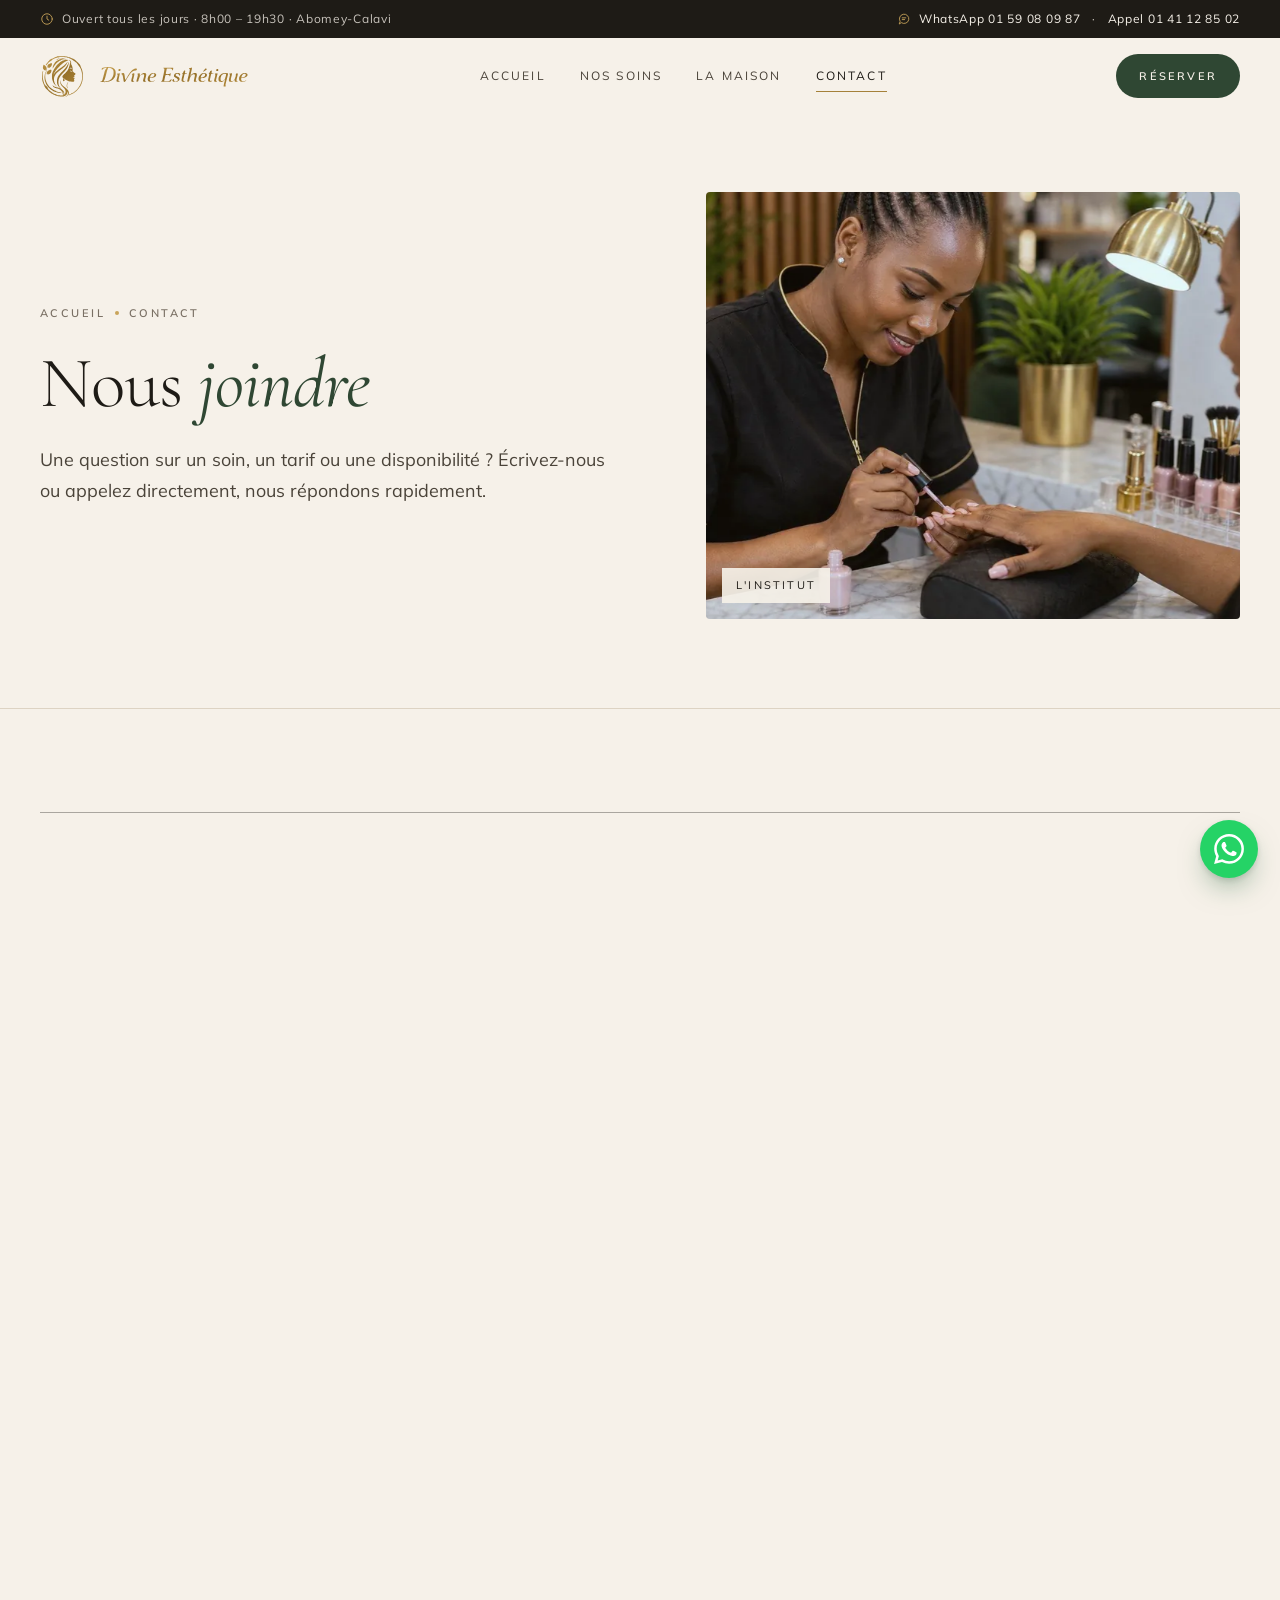
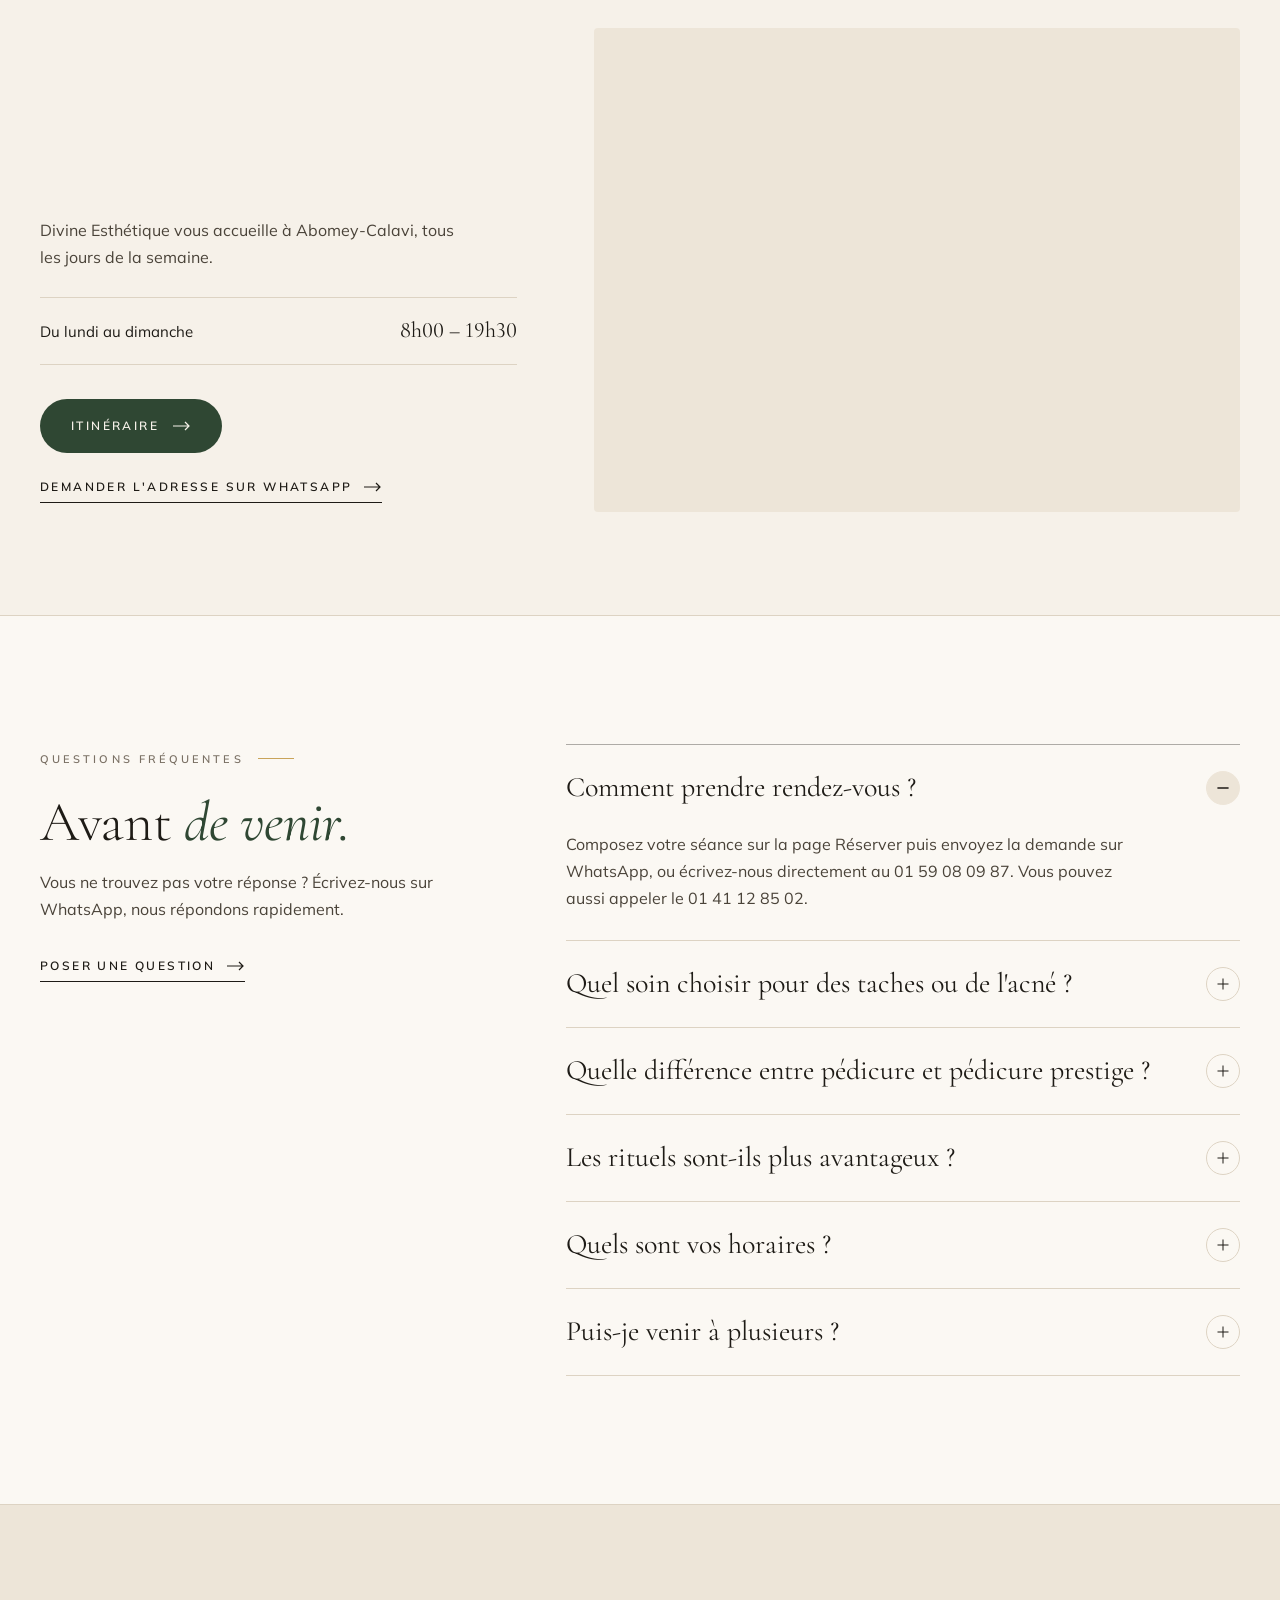
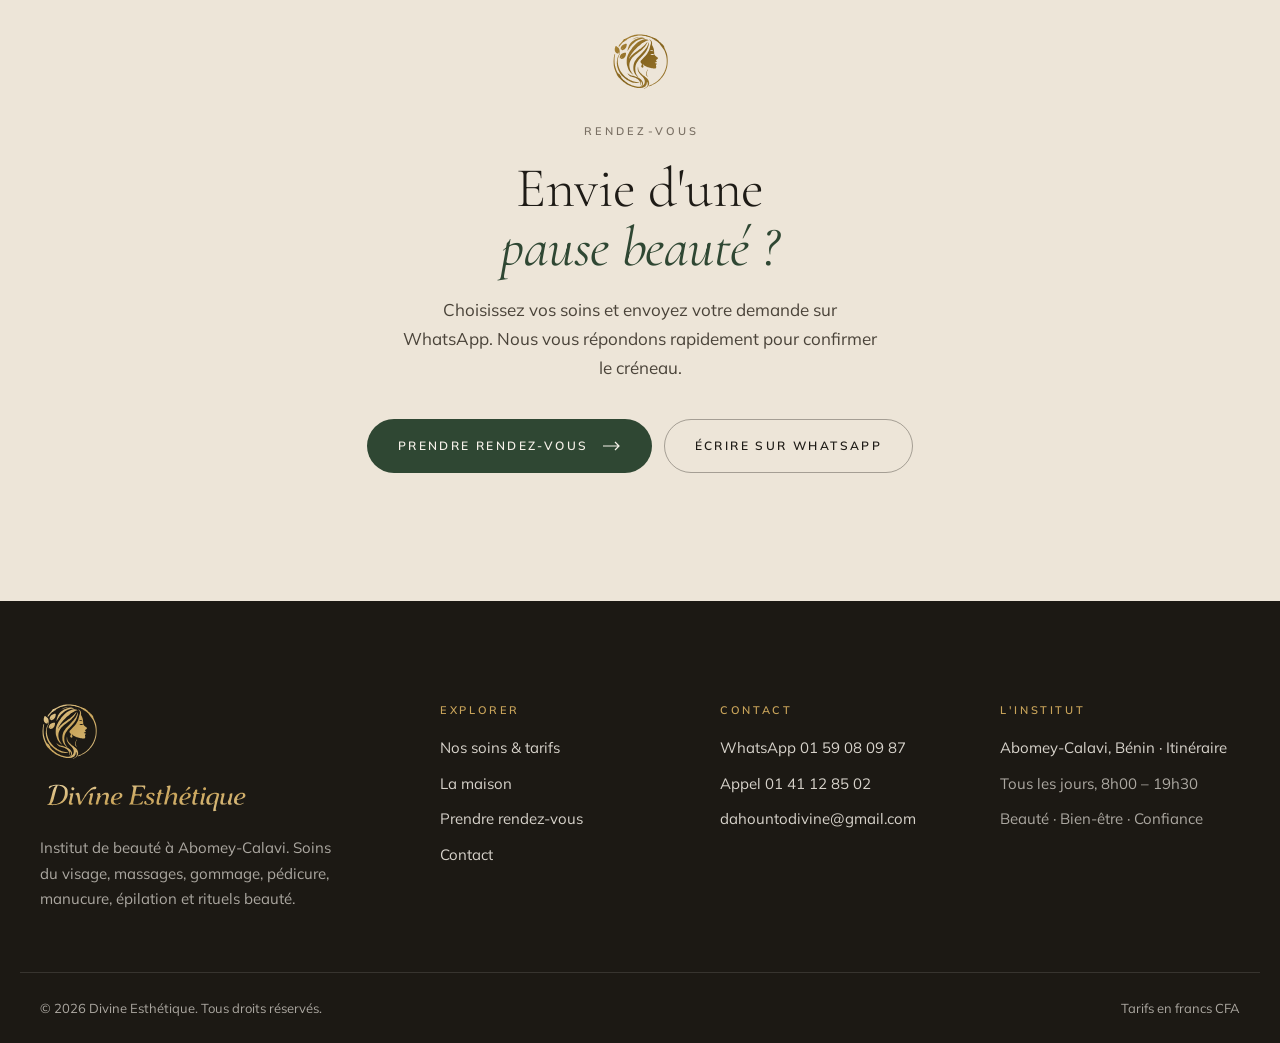
<file: contact.html>
<!doctype html>
<html lang="fr">
<head>
<meta charset="utf-8">
<meta name="viewport" content="width=device-width, initial-scale=1, viewport-fit=cover">
<title>Contact, horaires et itinéraire · Divine Esthétique</title>
<meta name="description" content="Divine Esthétique à Abomey-Calavi : itinéraire Google Maps, ouvert tous les jours de 8h00 à 19h30. WhatsApp 01 59 08 09 87, téléphone 01 41 12 85 02.">
<link rel="canonical" href="https://divine-esthetique.com/contact.html">
<meta name="robots" content="index, follow, max-image-preview:large">
<meta name="theme-color" content="#f6f1e9">
<meta name="geo.region" content="BJ-AQ">
<meta name="geo.placename" content="Abomey-Calavi">
<meta property="og:type" content="website">
<meta property="og:url" content="https://divine-esthetique.com/contact.html">
<meta property="og:locale" content="fr_FR">
<meta property="og:site_name" content="Divine Esthétique">
<meta property="og:title" content="Contact, horaires et itinéraire · Divine Esthétique">
<meta property="og:description" content="Divine Esthétique à Abomey-Calavi : itinéraire Google Maps, ouvert tous les jours de 8h00 à 19h30. WhatsApp 01 59 08 09 87, téléphone 01 41 12 85 02.">
<meta property="og:image" content="https://divine-esthetique.com/images/og-divine-esthetique-v2.jpg">
<meta property="og:image:width" content="1200">
<meta property="og:image:height" content="630">
<meta property="og:image:alt" content="Divine Esthétique, institut de beauté à Abomey-Calavi : soin du visage en cabine">
<meta name="twitter:card" content="summary_large_image">
<link rel="icon" href="favicon.svg" type="image/svg+xml">
<link rel="apple-touch-icon" href="apple-touch-icon.png">
<link rel="preconnect" href="https://fonts.googleapis.com">
<link rel="preconnect" href="https://fonts.gstatic.com" crossorigin>
<link rel="stylesheet" href="https://fonts.googleapis.com/css2?family=Cormorant+Garamond:ital,wght@0,300;0,400;0,500;1,300;1,400;1,500&family=Mulish:wght@400;500;600;700&display=swap">
<link rel="stylesheet" href="style.css">
<script>(function(d){d.classList.add("js");try{if(matchMedia("(prefers-reduced-motion: reduce)").matches)d.classList.add("rm");else if(!sessionStorage.getItem("de-v")){d.classList.add("first");sessionStorage.setItem("de-v","1")}}catch(e){}})(document.documentElement)</script>
<script type="application/ld+json">{"@context": "https://schema.org", "@graph": [{"@type": "BeautySalon", "@id": "https://divine-esthetique.com/#institut", "name": "Divine Esthétique", "url": "https://divine-esthetique.com/", "description": "Institut de beauté à Abomey-Calavi : soin de visage, massage, gommage, pédicure, manucure, épilation, Vagacial et rituels beauté.", "slogan": "Beauté · Bien-être · Confiance", "image": "https://divine-esthetique.com/images/og-divine-esthetique-v2.jpg", "logo": "https://divine-esthetique.com/apple-touch-icon.png", "telephone": "+229 01 41 12 85 02", "email": "dahountodivine@gmail.com", "contactPoint": [{"@type": "ContactPoint", "telephone": "+229 01 59 08 09 87", "contactType": "reservations", "availableLanguage": "fr", "description": "Réservations sur WhatsApp"}, {"@type": "ContactPoint", "telephone": "+229 01 41 12 85 02", "contactType": "customer service", "availableLanguage": "fr"}], "address": {"@type": "PostalAddress", "addressLocality": "Abomey-Calavi", "addressRegion": "Atlantique", "addressCountry": "BJ"}, "areaServed": {"@type": "City", "name": "Abomey-Calavi"}, "hasMap": "https://maps.app.goo.gl/pyq9rNinhHKbcSz18", "sameAs": ["https://maps.app.goo.gl/pyq9rNinhHKbcSz18"], "openingHoursSpecification": [{"@type": "OpeningHoursSpecification", "dayOfWeek": ["Monday", "Tuesday", "Wednesday", "Thursday", "Friday", "Saturday", "Sunday"], "opens": "08:00", "closes": "19:30"}], "priceRange": "2 000 – 35 000 FCFA", "currenciesAccepted": "XOF", "hasOfferCatalog": {"@type": "OfferCatalog", "name": "Carte des soins", "itemListElement": [{"@type": "OfferCatalog", "name": "Nos soins essentiels", "itemListElement": [{"@type": "Offer", "price": 6000, "priceCurrency": "XOF", "itemOffered": {"@type": "Service", "name": "Soin de visage classique", "description": "Nettoyage, exfoliation douce et masque adapté à votre peau."}}, {"@type": "Offer", "price": 8000, "priceCurrency": "XOF", "itemOffered": {"@type": "Service", "name": "Soin de visage anti taches / acné", "description": "Un soin ciblé pour atténuer les imperfections et unifier le teint."}}, {"@type": "Offer", "price": 8000, "priceCurrency": "XOF", "itemOffered": {"@type": "Service", "name": "Massage relaxant", "description": "Un massage enveloppant pour relâcher le corps et l'esprit."}}, {"@type": "Offer", "price": 8000, "priceCurrency": "XOF", "itemOffered": {"@type": "Service", "name": "Gommage", "description": "Élimine les cellules mortes pour une peau lisse et douce."}}, {"@type": "Offer", "price": 6000, "priceCurrency": "XOF", "itemOffered": {"@type": "Service", "name": "Pédicure", "description": "Bain de pieds, soin des ongles et des cuticules, peau adoucie."}}, {"@type": "Offer", "price": 2000, "priceCurrency": "XOF", "itemOffered": {"@type": "Service", "name": "Manucure", "description": "Ongles limés et mis en forme, cuticules soignées."}}, {"@type": "Offer", "price": 2500, "priceCurrency": "XOF", "itemOffered": {"@type": "Service", "name": "Épilation crème", "description": "Une méthode douce, adaptée aux peaux sensibles."}}, {"@type": "Offer", "price": 5000, "priceCurrency": "XOF", "itemOffered": {"@type": "Service", "name": "Épilation cire", "description": "Un résultat net et plus durable."}}]}, {"@type": "OfferCatalog", "name": "Nos soins prestige", "itemListElement": [{"@type": "Offer", "price": 10000, "priceCurrency": "XOF", "itemOffered": {"@type": "Service", "name": "Pédicure prestige", "description": "Une pédicure plus complète, pour des pieds légers et très doux."}}, {"@type": "Offer", "price": 12000, "priceCurrency": "XOF", "itemOffered": {"@type": "Service", "name": "Massage à la pierre chaude", "description": "La chaleur des pierres détend les muscles en profondeur."}}, {"@type": "Offer", "price": 10000, "priceCurrency": "XOF", "itemOffered": {"@type": "Service", "name": "Vagacial", "description": "Soin intime nettoyant et apaisant, dans le respect de votre confort."}}]}, {"@type": "OfferCatalog", "name": "Nos rituels beauté", "itemListElement": [{"@type": "Offer", "price": 7000, "priceCurrency": "XOF", "itemOffered": {"@type": "Service", "name": "Pédicure + Manucure"}}, {"@type": "Offer", "price": 26000, "priceCurrency": "XOF", "itemOffered": {"@type": "Service", "name": "Soin de visage + Gommage + Massage + Pédicure Manucure"}}, {"@type": "Offer", "price": 20000, "priceCurrency": "XOF", "itemOffered": {"@type": "Service", "name": "Soin de visage + Pédicure Manucure + Gommage"}}, {"@type": "Offer", "price": 20000, "priceCurrency": "XOF", "itemOffered": {"@type": "Service", "name": "Soin de visage + Pédicure Manucure + Massage"}}, {"@type": "Offer", "price": 35000, "priceCurrency": "XOF", "itemOffered": {"@type": "Service", "name": "Soin de visage + Pédicure prestige + Gommage + Massage + Vagacial"}}, {"@type": "Offer", "price": 30000, "priceCurrency": "XOF", "itemOffered": {"@type": "Service", "name": "Soin de visage + Pédicure prestige + Gommage + Massage"}}]}]}}, {"@type": "WebSite", "@id": "https://divine-esthetique.com/#site", "url": "https://divine-esthetique.com/", "name": "Divine Esthétique", "inLanguage": "fr", "publisher": {"@id": "https://divine-esthetique.com/#institut"}}, {"@type": "ContactPage", "@id": "https://divine-esthetique.com/contact.html#page", "url": "https://divine-esthetique.com/contact.html", "name": "Contact, horaires et itinéraire · Divine Esthétique", "description": "Divine Esthétique à Abomey-Calavi : itinéraire Google Maps, ouvert tous les jours de 8h00 à 19h30. WhatsApp 01 59 08 09 87, téléphone 01 41 12 85 02.", "inLanguage": "fr", "isPartOf": {"@id": "https://divine-esthetique.com/#site"}, "about": {"@id": "https://divine-esthetique.com/#institut"}, "primaryImageOfPage": "https://divine-esthetique.com/images/og-divine-esthetique-v2.jpg", "breadcrumb": {"@id": "https://divine-esthetique.com/contact.html#ariane"}}, {"@type": "BreadcrumbList", "@id": "https://divine-esthetique.com/contact.html#ariane", "itemListElement": [{"@type": "ListItem", "position": 1, "name": "Accueil", "item": "https://divine-esthetique.com/"}, {"@type": "ListItem", "position": 2, "name": "Contact", "item": "https://divine-esthetique.com/contact.html"}]}]}</script>
</head>
<body data-page="contact">
<svg width="0" height="0" style="position:absolute" aria-hidden="true" focusable="false"><defs>
<linearGradient id="gGold" x1="0" y1="0" x2="1" y2="1"><stop offset="0" stop-color="#c29a48"/><stop offset=".5" stop-color="#96712a"/><stop offset="1" stop-color="#b48b3a"/></linearGradient>
<linearGradient id="gGoldDeep" x1="0" y1="0" x2="1" y2="1"><stop offset="0" stop-color="#b08a3c"/><stop offset=".5" stop-color="#86651f"/><stop offset="1" stop-color="#a07c32"/></linearGradient>
<linearGradient id="gGoldLight" x1="0" y1="0" x2="1" y2="1"><stop offset="0" stop-color="#e6cf9c"/><stop offset=".5" stop-color="#c9a45a"/><stop offset="1" stop-color="#dcc085"/></linearGradient>
<symbol id="emblem" viewBox="0 0 1060 1040"><path fill-rule="evenodd" d="M590.0,1019.0C590.0,1018.1 596.2,1016.0 599.0,1016.0C599.8,1016.0 602.5,1014.9 605.0,1013.6C607.5,1012.3 610.7,1011.0 612.2,1010.6C614.7,1010.0 622.1,1006.0 628.0,1002.0C629.4,1001.0 632.3,999.3 634.5,998.2C638.4,996.2 653.9,981.5 659.2,974.7C662.4,970.7 667.2,960.3 669.7,952.2C671.9,945.0 671.9,921.5 669.6,911.8C667.9,904.5 660.4,889.7 658.6,890.3C658.0,890.5 657.4,892.4 657.2,894.6C656.4,906.4 652.5,929.2 650.4,934.8C647.7,942.1 637.9,959.4 632.9,966.1C628.8,971.4 622.2,977.5 616.0,981.7C608.8,986.5 585.7,997.8 581.4,998.5C579.3,998.9 574.4,1000.0 570.5,1001.0C557.7,1004.4 545.9,1005.2 514.5,1004.7C493.3,1004.4 481.9,1003.8 475.5,1002.7C470.6,1001.8 462.7,1000.6 458.0,1000.0C449.5,998.9 446.8,998.2 422.6,991.6C415.6,989.6 408.8,988.0 407.5,988.0C406.2,988.0 402.8,986.9 399.8,985.5C396.9,984.1 393.7,983.0 392.8,983.0C391.9,983.0 384.8,980.5 377.1,977.5C369.4,974.5 362.5,972.0 361.8,972.0C361.1,972.0 358.4,970.9 355.8,969.5C353.2,968.1 350.5,967.0 349.7,967.0C349.0,967.0 346.2,965.6 343.5,963.9C340.9,962.2 327.2,955.0 313.2,947.8C299.2,940.6 284.3,932.6 280.1,929.9C275.9,927.2 270.3,923.8 267.7,922.2C265.0,920.7 258.7,916.3 253.7,912.5C248.6,908.6 241.8,903.6 238.5,901.3C235.2,899.0 230.9,895.5 229.0,893.5C227.1,891.5 223.9,889.0 222.0,888.0C220.1,887.0 216.5,884.1 214.0,881.5C211.5,879.0 207.5,875.3 205.0,873.4C197.1,867.2 189.1,859.8 178.7,849.0C173.1,843.2 161.5,831.5 152.9,822.9C144.2,814.3 136.0,805.3 134.5,802.9C132.9,800.5 130.3,796.9 128.6,794.9C121.0,786.0 119.0,782.9 116.0,775.5C114.2,771.1 110.7,764.6 108.3,760.9C106.0,757.3 104.0,753.7 104.0,752.9C104.0,752.1 101.9,746.5 99.4,740.5C96.9,734.4 94.2,727.7 93.4,725.5C92.6,723.3 91.5,720.6 90.8,719.5C87.2,713.2 73.9,680.9 68.5,665.3C53.4,621.2 47.1,583.0 46.7,531.5C46.5,505.4 46.8,499.4 50.1,464.0C52.3,440.7 53.9,429.7 57.0,418.0C58.1,413.9 59.9,405.9 61.1,400.3C63.9,387.2 65.9,383.8 70.3,384.2C72.7,384.4 73.8,385.2 74.9,387.4C76.1,390.1 76.0,392.1 73.2,406.9C67.2,439.5 65.6,453.7 65.2,480.2C64.7,511.6 66.3,547.9 69.0,563.5C70.1,570.1 71.0,577.2 71.0,579.3C71.0,581.4 71.7,585.9 72.5,589.3C73.3,592.7 74.9,599.5 76.1,604.5C77.3,609.5 79.1,617.1 80.1,621.5C81.1,625.9 82.9,632.4 84.0,636.0C85.2,639.6 89.1,651.7 92.7,663.0C99.2,683.6 112.6,714.5 115.8,716.4C116.6,716.8 117.8,718.0 118.6,718.9C119.4,719.8 121.8,722.6 124.0,725.1C126.2,727.6 128.0,730.3 128.0,730.9C128.0,733.3 140.2,745.0 142.6,745.0C143.8,745.0 146.1,746.1 147.7,747.4C149.2,748.7 151.6,750.1 152.9,750.5C154.5,751.0 156.1,753.1 158.0,757.4C159.5,760.7 161.7,764.3 162.9,765.4C164.0,766.4 165.4,768.7 166.0,770.5C166.7,772.6 168.1,774.2 169.8,774.9C171.3,775.5 174.1,778.1 176.0,780.6C177.9,783.1 180.5,786.4 181.8,788.0C184.9,791.9 186.1,796.3 185.4,801.4C184.9,804.9 185.3,806.2 187.9,810.0C189.6,812.5 191.0,815.0 191.0,815.6C191.0,816.2 192.1,817.6 193.5,818.8C194.9,820.0 196.0,821.8 196.0,822.7C196.0,823.6 199.3,827.7 203.2,831.6C207.2,835.6 211.7,840.1 213.1,841.7C214.5,843.2 218.7,847.6 222.6,851.3C226.4,855.1 230.2,858.8 231.0,859.6C238.8,867.4 256.2,881.6 263.9,886.5C266.5,888.1 269.9,890.5 271.6,891.8C273.2,893.1 278.7,896.9 283.9,900.3C302.0,912.3 303.7,913.5 307.4,916.7C309.4,918.5 315.4,922.1 320.8,924.7C326.1,927.2 336.3,932.5 343.3,936.3C350.3,940.1 358.7,944.1 361.8,945.0C364.9,946.0 372.8,949.1 379.2,951.9C385.7,954.7 391.5,957.0 392.1,957.0C392.7,957.0 395.8,958.1 398.9,959.4C404.7,961.9 427.4,969.0 439.5,972.0C443.4,973.0 453.9,975.0 463.0,976.4C472.1,977.9 482.0,979.6 485.0,980.3C492.1,981.9 523.7,981.8 526.6,980.2C527.7,979.6 532.9,978.2 538.1,977.1C549.6,974.6 560.1,971.7 561.8,970.7C563.7,969.5 563.2,967.0 561.1,967.0C560.0,967.0 558.0,966.6 556.6,966.0L554.0,965.0L557.5,960.4C562.0,954.5 565.0,948.7 565.0,945.8C565.1,944.5 565.7,942.4 566.5,941.0C570.5,934.0 567.1,915.1 558.9,899.1C553.8,889.0 540.6,877.3 544.8,886.5C547.0,891.3 549.1,903.5 549.6,915.0C550.2,926.2 550.1,926.8 546.6,938.5C544.5,945.1 542.2,951.5 541.4,952.8C539.5,955.7 537.4,955.1 537.7,951.9C537.8,950.6 538.4,944.1 539.0,937.5C540.5,920.8 537.9,906.4 531.5,896.8C530.1,894.7 529.0,892.3 529.0,891.5C529.0,889.2 525.4,882.5 522.1,878.7C520.5,876.9 516.3,871.5 512.8,866.8C499.4,848.6 470.4,827.4 451.3,821.7C448.4,820.8 444.1,819.0 441.7,817.6C439.3,816.2 436.6,815.0 435.7,815.0C434.8,815.0 430.1,813.7 425.3,812.0C420.4,810.4 412.9,808.4 408.5,807.5C397.2,805.4 389.1,803.4 376.5,799.5C370.4,797.6 364.1,795.8 362.3,795.5C360.6,795.1 358.6,794.2 357.9,793.4C357.3,792.6 353.3,790.2 349.1,788.0C327.8,776.9 307.0,753.4 302.6,735.8C301.6,731.3 304.3,732.3 310.8,738.8C318.3,746.2 332.3,756.0 342.0,760.7C356.6,767.7 361.9,770.0 363.0,770.0C363.7,770.0 368.6,771.8 373.9,773.9C379.2,776.0 386.2,778.1 389.5,778.5C392.8,778.9 399.6,780.2 404.5,781.5C409.4,782.8 416.2,784.3 419.5,785.0C425.8,786.2 435.1,788.9 443.5,792.0C446.2,793.0 454.1,795.7 461.0,797.9C477.3,803.2 488.7,808.0 497.0,813.0C500.6,815.2 504.3,817.0 505.2,817.0C506.1,817.0 508.1,818.0 509.7,819.3C511.2,820.6 513.8,822.4 515.4,823.4C517.1,824.5 522.8,829.1 528.3,833.7C533.7,838.3 539.9,843.2 541.9,844.5C549.4,849.4 563.6,865.1 568.8,874.5C571.6,879.5 574.8,884.8 576.0,886.3C581.4,893.2 585.6,913.4 584.6,928.0C584.1,936.4 583.5,938.5 580.0,945.5C577.9,949.9 574.1,955.8 571.6,958.7C564.9,966.2 565.5,967.8 573.3,963.9C580.4,960.3 591.2,951.6 596.8,944.9C605.3,934.7 609.7,926.3 613.6,912.8C616.8,901.5 617.1,899.4 617.1,887.5C617.1,867.4 614.4,856.1 606.1,841.0C594.5,819.9 590.8,815.2 567.4,791.1C525.8,748.3 510.1,728.2 496.0,699.5C490.9,689.3 487.3,665.8 488.3,649.2C488.7,640.9 491.6,616.2 492.6,611.0C493.8,605.6 494.9,612.0 495.9,629.6C496.9,647.3 499.0,660.4 503.0,673.5C506.1,683.4 513.0,697.1 517.5,701.9C519.8,704.4 522.8,708.6 524.3,711.1C527.6,716.9 540.8,731.3 551.9,741.1C556.5,745.2 563.7,751.6 568.0,755.5C578.8,765.2 582.1,767.9 601.5,782.4C610.9,789.5 619.9,796.5 621.5,798.0C623.1,799.6 626.4,802.1 628.7,803.7C634.6,807.6 650.6,821.9 660.6,832.1C684.0,855.9 698.6,888.6 697.9,915.5C697.7,925.1 695.2,938.6 692.9,942.9C691.9,944.9 691.0,947.2 691.0,948.0C691.0,948.8 689.6,951.5 688.0,954.0C686.3,956.5 684.0,960.5 682.9,962.9C680.1,969.2 660.7,988.3 649.7,995.6C640.4,1001.8 631.8,1006.8 626.0,1009.5C624.1,1010.3 619.9,1012.4 616.7,1014.1C613.5,1015.8 608.5,1017.8 605.7,1018.6C599.7,1020.2 590.0,1020.5 590.0,1019.0Z M692.0,972.0C685.8,965.8 691.9,961.4 721.0,950.6C726.2,948.7 732.3,946.4 734.5,945.5C736.7,944.6 739.8,943.3 741.5,942.7C746.8,940.6 769.4,928.7 772.5,926.4C774.1,925.2 777.3,923.5 779.5,922.6C781.7,921.6 784.4,920.0 785.5,919.0C786.6,918.0 789.1,916.4 791.1,915.6C793.1,914.8 798.5,911.3 803.3,907.8C808.0,904.3 814.1,899.9 817.0,898.0C830.2,889.0 844.3,878.0 853.0,870.0C858.2,865.2 863.2,860.9 864.1,860.4C866.6,859.0 897.8,828.4 903.5,821.7C918.7,803.9 942.9,770.9 945.7,764.2C946.5,762.2 948.2,759.4 949.5,758.0C950.8,756.6 956.5,746.4 962.2,735.3C967.9,724.1 973.7,712.6 975.2,709.8C976.7,706.9 978.4,702.7 979.1,700.5C979.7,698.3 981.7,693.1 983.5,689.0C985.3,684.9 987.7,679.2 988.8,676.5C990.0,673.8 992.3,668.3 993.9,664.4C995.6,660.4 998.3,651.9 1000.0,645.4C1001.7,638.8 1003.7,632.1 1004.4,630.5C1005.2,628.9 1006.1,625.2 1006.5,622.5C1006.9,619.8 1008.2,613.2 1009.5,608.0C1011.8,598.6 1012.2,596.2 1016.1,568.0C1020.1,540.1 1019.6,473.0 1015.4,460.2C1014.6,457.9 1014.0,454.0 1014.0,451.6C1014.0,443.6 1009.2,419.6 1004.2,402.5C1001.4,393.1 998.3,381.6 997.1,376.9C996.0,372.1 993.2,363.8 990.9,358.4C988.6,352.9 985.7,345.4 984.4,341.5C981.0,331.7 979.1,327.4 974.8,320.3C972.8,316.9 969.7,311.5 968.0,308.3C962.4,298.0 959.4,293.1 956.9,290.3C955.5,288.7 950.9,282.2 946.6,275.8C942.3,269.3 938.5,264.0 938.1,264.0C937.7,264.0 935.7,261.6 933.5,258.7C931.4,255.9 928.5,252.3 927.1,250.9C919.1,242.7 917.2,240.2 916.5,237.3C916.1,235.4 913.1,231.0 908.9,226.3C905.1,222.0 900.7,216.2 899.0,213.4C895.3,207.1 878.4,186.0 875.6,184.1C874.4,183.3 871.2,180.5 868.5,177.8C861.3,170.9 845.6,157.4 842.3,155.4C840.8,154.4 837.0,151.7 834.0,149.4C828.1,144.9 811.8,134.9 803.2,130.6C800.3,129.1 796.9,126.8 795.7,125.4C793.0,122.3 785.3,117.8 777.9,115.0C774.7,113.9 770.2,111.2 767.7,109.0C765.2,106.8 761.1,104.1 758.6,103.0C756.0,101.9 750.5,99.0 746.3,96.4C738.2,91.5 735.5,90.2 718.5,83.3C712.5,80.8 705.2,77.9 702.5,76.8C699.8,75.6 693.9,73.7 689.5,72.5C685.1,71.2 677.6,68.8 672.8,67.1C668.0,65.4 657.9,62.6 650.3,61.0C642.7,59.4 632.5,57.2 627.5,56.1C615.7,53.6 595.3,50.5 573.5,48.1C550.1,45.4 500.8,46.2 485.5,49.5C481.6,50.3 471.5,51.9 463.0,53.1C442.7,55.8 430.9,58.2 417.5,62.5C411.4,64.4 405.4,66.0 404.0,66.0C402.6,66.0 400.6,66.6 399.5,67.4C398.4,68.1 394.8,69.3 391.5,70.0C388.2,70.7 382.6,72.5 379.0,74.0C375.4,75.6 371.1,77.2 369.5,77.6C367.9,78.0 364.0,79.5 361.0,81.0C358.0,82.5 352.8,84.8 349.6,86.1C339.4,90.2 307.7,106.2 302.5,109.9C299.8,111.8 295.9,114.8 294.0,116.5C292.1,118.2 289.1,120.1 287.3,120.9C285.5,121.6 283.7,123.4 283.0,125.1C281.6,128.4 272.5,137.0 270.4,137.0C269.7,137.0 266.1,139.2 262.5,142.0C252.4,149.6 245.1,154.4 238.4,157.8C235.0,159.5 230.1,162.3 227.5,164.1C222.0,167.8 201.3,187.1 197.0,192.5C195.3,194.6 193.0,197.3 191.8,198.5C190.5,199.8 187.7,203.0 185.5,205.6C183.3,208.2 179.8,212.3 177.6,214.7C175.5,217.1 172.6,220.8 171.1,222.9C166.1,230.4 151.8,247.1 149.5,248.2C144.2,250.6 138.0,246.3 138.0,240.3C138.0,236.4 142.9,227.8 150.1,219.0C152.1,216.5 156.3,211.1 159.3,207.0C167.9,195.4 176.2,185.0 180.0,181.1C181.9,179.1 185.6,174.9 188.2,171.6C193.4,165.2 199.2,158.6 208.9,148.0C212.4,144.2 216.7,139.1 218.4,136.7C228.4,122.6 232.3,118.0 236.8,115.4C239.4,114.0 242.4,111.9 243.5,110.9C244.6,110.0 248.2,108.2 251.5,106.9C254.8,105.7 257.9,104.4 258.5,104.0C259.1,103.6 261.8,102.7 264.7,102.1C269.5,101.1 293.4,89.9 299.0,85.9C301.3,84.3 308.7,80.4 337.9,65.4C343.6,62.4 349.4,60.0 350.8,60.0C352.1,60.0 354.7,59.1 356.5,58.0C360.3,55.6 397.4,43.2 404.0,42.0C409.5,41.0 436.4,34.4 440.5,33.0C442.1,32.4 450.7,31.0 459.5,29.8C473.9,27.9 480.1,27.6 520.5,27.7C560.7,27.7 567.3,27.9 582.5,29.9C591.9,31.0 601.8,32.3 604.5,32.5C607.2,32.8 612.2,33.5 615.5,34.0C618.8,34.5 628.0,35.8 636.0,37.0C644.0,38.2 653.4,40.0 657.0,41.0C660.6,42.1 670.7,45.0 679.5,47.5C688.3,50.1 697.1,52.7 699.0,53.4C700.9,54.2 706.1,55.7 710.5,56.9C714.9,58.2 721.2,60.3 724.5,61.7C733.8,65.6 752.6,72.8 762.0,76.2C766.7,77.9 771.6,80.0 773.0,80.9C775.8,82.8 778.1,83.9 789.8,88.6C794.4,90.5 799.2,92.0 800.4,92.0C801.7,92.0 803.2,92.6 803.8,93.3C805.4,95.2 815.9,99.8 820.1,100.5C822.9,100.9 824.4,101.9 826.4,105.0C828.3,107.8 829.7,109.0 831.5,109.0C833.2,109.0 835.7,111.0 840.2,116.0C845.0,121.4 847.4,123.3 850.5,124.1C854.5,125.2 858.0,127.5 858.0,129.2C858.0,131.1 866.3,139.9 869.2,141.1C870.9,141.8 873.0,143.5 873.9,145.0C876.8,149.8 882.5,155.5 887.1,158.2C889.8,159.8 892.8,162.8 894.6,165.5C897.5,170.2 904.0,174.6 906.5,173.6C907.2,173.4 908.7,175.0 910.1,177.8C911.4,180.4 913.6,183.0 914.9,183.6C916.2,184.3 919.3,186.8 921.9,189.2C924.4,191.7 928.3,195.0 930.5,196.6C935.1,199.9 956.0,220.9 956.0,222.1C956.0,222.6 958.5,225.7 961.5,229.0C968.7,236.9 974.5,248.6 973.6,253.8C972.9,258.2 974.6,264.9 977.0,267.0C977.9,267.9 978.9,270.8 979.3,273.8C979.7,277.2 982.1,283.5 986.5,292.5C990.1,300.0 993.0,306.8 993.0,307.8C993.0,308.8 994.5,312.1 996.3,315.1C1001.0,323.0 1004.4,330.3 1007.8,340.5C1009.5,345.4 1012.2,352.5 1013.9,356.2C1019.3,368.2 1027.8,401.9 1030.0,419.5C1030.6,424.5 1031.3,429.2 1031.5,430.0C1032.2,432.3 1034.0,455.4 1035.0,473.5C1036.9,511.0 1036.2,538.6 1032.0,580.5C1030.5,596.4 1026.4,617.3 1022.0,632.0C1020.9,635.6 1019.3,641.6 1018.4,645.5C1016.3,654.7 1011.4,670.5 1008.9,675.6C1007.9,677.8 1007.0,680.4 1007.0,681.3C1007.0,682.2 1003.8,690.5 999.9,699.7C996.0,709.0 991.7,719.3 990.4,722.7C989.1,726.2 986.9,730.7 985.6,732.9C984.2,735.0 982.4,738.4 981.6,740.4C980.8,742.4 978.6,746.4 976.7,749.3C974.8,752.1 971.6,757.4 969.6,761.0C967.6,764.6 963.0,771.5 959.5,776.5C956.0,781.5 950.3,789.5 946.8,794.4C937.4,807.8 918.1,830.7 905.8,843.1C902.1,846.9 898.3,851.1 897.4,852.5C893.8,858.0 854.5,892.0 842.7,900.0C839.8,901.9 833.8,906.2 829.5,909.6C825.1,913.0 819.5,916.7 817.0,918.0C814.5,919.2 810.9,921.5 809.0,922.9C807.1,924.4 803.2,926.9 800.5,928.5C797.8,930.0 794.6,932.0 793.5,933.0C789.8,936.2 756.6,952.1 742.2,957.5C738.8,958.9 732.2,961.7 727.7,964.0C723.0,966.3 714.4,969.3 707.3,971.0C692.9,974.6 694.5,974.5 692.0,972.0Z M430.0,910.0C419.3,908.2 409.8,906.3 394.0,902.6C390.4,901.8 383.2,899.5 378.0,897.7C372.8,895.8 366.9,894.0 364.9,893.6C362.8,893.2 359.5,891.8 357.4,890.3C355.2,888.9 351.7,887.3 349.5,886.8C347.4,886.3 343.1,884.4 340.0,882.6C334.6,879.3 312.6,868.0 311.7,868.0C311.2,868.0 305.3,864.1 281.0,848.1C278.0,846.1 273.7,843.0 271.6,841.3C269.4,839.5 267.1,838.0 266.4,838.0C265.0,838.0 255.7,830.6 245.5,821.2C241.7,817.7 235.2,811.8 231.2,808.2C220.0,798.0 191.2,769.1 188.2,765.1C186.7,763.1 183.4,758.9 180.8,755.7C178.1,752.5 176.0,749.5 176.0,749.0C176.0,748.6 173.8,745.8 171.2,742.8C165.5,736.5 156.6,723.0 154.6,717.4C153.8,715.3 148.7,704.3 143.3,693.0C137.8,681.7 132.8,670.7 132.1,668.5C131.4,666.3 128.8,659.3 126.4,653.0C124.0,646.7 121.7,639.9 121.4,638.0C121.0,636.1 120.0,633.1 119.0,631.5C118.0,629.9 117.0,626.5 116.6,624.0C116.2,621.5 115.0,616.6 114.0,613.0C111.7,605.4 110.0,592.5 107.1,561.5C105.7,547.4 107.1,513.3 109.4,504.1C110.2,501.0 111.3,494.0 112.0,488.5C112.6,483.0 113.7,476.0 114.5,473.0C115.2,470.0 116.1,465.2 116.5,462.5C116.9,459.8 117.7,456.6 118.3,455.5C118.9,454.4 120.6,449.4 122.1,444.5C126.0,431.4 130.5,420.3 134.2,414.6C135.9,411.8 139.4,405.7 142.0,401.0C144.6,396.3 148.1,390.2 149.8,387.5C151.6,384.8 153.8,381.1 154.8,379.5C155.7,377.9 158.7,374.2 161.4,371.5C165.5,367.4 166.5,366.8 166.8,368.3C167.2,370.0 160.3,385.9 157.0,391.0C152.4,397.9 140.5,423.2 139.5,427.9C139.1,429.7 137.8,433.5 136.5,436.4C135.3,439.2 134.0,443.5 133.6,446.0C133.2,448.5 132.1,453.2 131.0,456.5C126.3,471.2 124.5,486.9 124.6,513.5C124.6,533.9 124.9,539.5 126.3,544.2C127.2,547.3 128.0,552.0 128.0,554.8C128.0,559.7 131.9,583.4 134.1,592.0C134.8,594.5 137.3,603.0 139.7,610.8C142.0,618.7 144.0,625.7 144.0,626.3C144.0,628.7 158.9,664.4 163.5,673.1C164.9,675.7 166.0,678.5 166.0,679.4C166.0,681.3 174.8,696.2 179.7,702.6C181.5,705.0 184.0,709.1 185.4,711.7C186.7,714.3 190.1,719.2 192.9,722.5C195.7,725.7 198.0,728.7 198.0,729.0C198.0,730.5 226.3,765.0 232.9,771.5C234.5,773.1 240.0,778.7 245.1,783.8C250.2,788.9 259.5,796.9 265.9,801.7C272.3,806.5 278.8,811.5 280.3,812.9C281.9,814.3 288.0,818.9 293.9,823.0C299.9,827.1 306.5,831.8 308.6,833.3C312.9,836.5 326.8,844.3 343.5,853.0C349.6,856.2 355.9,859.5 357.5,860.4C359.1,861.3 365.7,864.3 372.0,867.0C378.3,869.8 385.8,873.2 388.5,874.5C402.8,881.4 433.1,889.4 460.0,893.2C474.9,895.3 503.4,896.1 517.2,894.9C520.8,894.6 524.4,894.6 525.0,895.0C525.7,895.4 521.4,898.1 514.5,901.5C499.1,909.0 488.5,911.0 461.0,911.6C445.2,911.9 439.3,911.6 430.0,910.0Z M494.3,804.7C487.7,802.0 484.6,799.4 465.5,780.6C456.0,771.2 448.4,762.8 445.6,758.5C443.1,754.6 439.5,749.4 437.7,746.8C435.8,744.2 433.2,739.6 432.0,736.5C430.7,733.3 427.7,727.3 425.3,723.1C422.9,718.9 420.7,714.4 420.4,713.0C420.2,711.6 418.4,705.5 416.4,699.4C411.7,684.4 410.4,676.3 409.0,650.5C407.0,614.9 410.7,579.9 418.4,560.6C419.8,557.0 421.0,553.5 421.0,552.6C421.0,547.7 439.8,508.1 444.6,502.8C445.8,501.5 447.5,498.9 448.5,497.0C449.4,495.1 455.5,486.5 461.8,478.0C475.8,459.4 502.9,430.0 541.6,391.5C557.1,376.1 572.4,360.4 575.6,356.5C578.7,352.6 584.1,346.5 587.4,342.9C603.2,325.7 617.1,309.1 622.9,300.7C624.7,298.1 627.6,294.5 629.3,292.7C634.6,287.3 639.5,280.9 643.7,273.5C646.0,269.6 649.1,264.7 650.7,262.5C652.3,260.3 655.5,254.4 657.9,249.5C660.2,244.6 665.1,234.7 668.7,227.5C672.3,220.3 676.0,212.2 677.0,209.5C678.0,206.8 680.2,200.7 681.8,196.0C683.5,191.3 685.6,185.0 686.4,181.9C687.3,178.8 688.9,175.2 689.9,173.9L691.9,171.5L693.5,175.4C695.4,179.8 694.9,195.1 692.5,205.0C691.8,208.0 690.9,212.5 690.6,215.0C690.2,217.4 688.8,223.3 687.6,228.0C686.3,232.7 684.5,239.2 683.7,242.5C682.3,248.0 676.6,264.0 669.2,283.1C666.0,291.5 655.1,312.7 651.5,317.5C650.3,319.1 647.9,323.2 646.1,326.5C642.4,333.6 637.1,341.8 631.4,349.2C629.2,352.1 626.7,355.6 626.0,357.0C623.3,362.4 612.0,376.1 601.0,387.5C598.4,390.2 594.8,394.5 593.1,397.0C591.3,399.5 587.7,403.8 584.9,406.5C582.1,409.2 572.8,418.9 564.2,428.0C555.6,437.1 544.0,449.1 538.5,454.7C533.0,460.4 526.2,467.6 523.3,470.8C520.4,473.9 515.7,479.2 512.7,482.5C509.7,485.8 504.6,492.1 501.4,496.4C498.2,500.7 493.9,506.4 492.0,508.9C486.7,515.8 480.7,525.5 475.5,535.5C472.9,540.5 469.5,546.0 467.9,547.8C466.3,549.6 465.0,551.8 465.0,552.6C465.0,553.5 462.9,559.4 460.4,565.8C454.4,581.1 450.3,593.5 449.7,598.5C449.4,600.7 448.0,609.5 446.5,618.0C444.0,632.6 443.8,634.8 444.3,657.0C444.7,674.3 445.3,683.8 446.9,693.0C448.0,699.9 449.0,707.4 449.0,709.8C449.0,712.1 449.9,715.8 451.0,718.0C452.1,720.2 453.0,722.7 453.0,723.5C453.0,728.4 473.0,768.5 478.8,775.3C481.3,778.1 484.4,782.3 485.8,784.5C487.1,786.7 489.9,790.3 492.0,792.5C496.9,797.7 501.4,805.0 500.3,806.0C499.9,806.5 497.1,805.9 494.3,804.7Z M671.5,802.8C668.0,800.9 662.0,794.8 655.3,786.3C650.1,779.6 648.4,776.4 646.3,769.8C643.8,761.8 643.8,760.9 644.3,741.5L644.8,721.5L650.3,705.5C653.4,696.7 657.4,686.8 659.4,683.5C665.0,674.1 674.0,662.3 676.6,661.1C677.9,660.5 679.0,660.2 679.0,660.4C679.0,660.7 675.9,666.8 672.2,674.2C657.4,703.2 654.5,713.9 654.7,739.5C654.8,765.4 658.7,779.0 669.9,792.6C676.4,800.5 677.3,806.0 671.5,802.8Z M393.5,753.4C386.0,748.0 349.0,712.0 349.0,710.0C349.0,709.5 346.2,705.6 342.7,701.3C333.4,689.8 323.1,674.0 321.5,668.8C321.1,667.6 319.5,664.0 318.0,661.0C314.5,654.1 310.1,642.2 306.5,630.5C305.0,625.5 301.8,615.6 299.5,608.5C289.2,577.1 286.2,552.4 287.4,509.0C288.5,471.4 291.3,451.0 298.0,431.0C306.4,405.8 312.2,391.9 319.8,377.8C322.6,372.5 325.0,367.8 325.0,367.5C325.0,367.1 326.5,364.8 328.2,362.2C331.5,357.6 336.1,349.5 343.9,334.7C346.2,330.4 350.7,322.9 354.0,318.2C371.4,292.6 380.3,280.3 387.5,271.5C391.9,266.2 397.4,259.3 399.8,256.3C407.7,246.0 437.9,214.0 439.8,214.0C440.3,214.0 441.3,212.8 442.1,211.3C442.9,209.9 445.3,207.4 447.5,205.8C449.7,204.2 454.4,200.1 458.0,196.7C470.0,185.4 488.6,170.5 497.9,164.8C500.8,163.0 506.6,159.2 510.9,156.4C515.1,153.6 520.1,150.5 522.0,149.5C523.9,148.6 526.4,147.0 527.5,146.0C534.1,140.2 581.8,121.2 596.6,118.6C601.5,117.7 608.4,116.3 612.0,115.5C634.0,110.7 655.8,113.6 673.2,123.7C687.5,132.1 687.3,136.0 672.6,136.0C665.1,136.0 661.9,136.5 654.9,138.9C638.0,144.7 602.0,163.6 585.0,175.7C580.3,179.0 575.4,182.3 574.0,183.0C572.6,183.7 569.6,185.9 567.4,187.9C565.1,189.9 560.6,193.4 557.4,195.7C554.1,198.0 547.6,203.4 542.8,207.7C527.8,221.1 517.9,229.4 514.5,231.5C512.7,232.6 506.8,237.8 501.4,243.1C489.8,254.4 479.1,264.0 478.0,264.0C475.3,264.0 402.8,342.9 395.3,354.1C393.6,356.6 391.4,359.2 390.5,360.0C389.5,360.8 387.0,364.1 384.7,367.5C382.5,370.8 379.0,375.3 377.1,377.5C375.1,379.7 371.1,385.3 368.2,390.0C365.3,394.7 359.8,403.4 356.0,409.5C341.8,432.1 329.2,458.3 327.5,469.0L326.8,473.5L329.2,471.2C330.6,470.0 332.3,467.7 333.1,466.2C334.5,463.4 338.5,457.1 344.2,448.7C352.0,437.2 364.8,422.4 379.6,407.9C396.2,391.5 411.4,377.8 416.5,374.6C418.1,373.5 420.1,371.8 420.8,370.8C421.6,369.8 423.9,367.8 426.0,366.5C428.1,365.2 432.1,362.1 434.8,359.8C437.6,357.4 441.5,354.4 443.5,353.0C445.6,351.6 449.1,348.9 451.4,346.9C455.2,343.5 462.4,338.5 470.4,333.5C472.2,332.4 475.1,330.3 476.8,328.8C478.5,327.4 482.8,324.5 486.2,322.4C492.0,319.0 496.6,315.5 513.3,302.3C516.4,299.8 522.0,295.8 525.8,293.4C533.9,288.2 542.4,282.0 555.0,271.9C560.2,267.8 566.5,263.0 569.0,261.3C571.5,259.6 576.6,255.4 580.5,252.0C584.4,248.6 589.7,244.0 592.4,241.7C608.3,227.9 627.6,208.5 635.7,197.8C637.2,195.8 642.7,188.6 647.9,181.8C658.7,167.5 661.9,164.0 663.7,164.0C667.7,164.0 665.7,172.9 658.3,188.0C646.2,212.9 634.0,232.6 621.9,246.4C620.0,248.7 616.2,253.4 613.5,257.0C607.5,264.9 573.7,299.0 566.0,304.8C563.0,307.1 557.8,311.4 554.4,314.3C541.4,325.5 534.1,331.6 531.2,333.5C525.7,337.1 518.7,342.4 512.6,347.5C509.3,350.2 503.8,354.5 500.3,357.0C496.9,359.5 489.0,365.1 482.9,369.5C476.8,373.9 468.2,380.5 463.8,384.2C459.5,387.9 454.3,392.2 452.2,393.7C450.2,395.3 442.8,401.4 435.8,407.5C428.9,413.6 419.9,421.2 416.0,424.5C412.0,427.8 403.4,436.6 396.7,444.0C383.4,458.9 377.5,467.2 360.9,495.0C359.1,498.0 356.6,502.0 355.3,503.9C354.0,505.8 353.0,508.0 353.0,509.0C353.0,509.9 351.9,512.8 350.5,515.4C347.1,521.9 340.1,545.3 338.4,556.4C334.0,584.3 336.2,623.0 343.6,648.0C351.6,674.8 356.9,687.6 365.1,700.3C368.3,705.3 371.0,709.9 371.0,710.5C371.0,711.5 373.2,715.0 383.9,730.9C385.2,732.9 389.1,737.7 392.4,741.7C402.9,754.0 405.1,757.8 402.4,758.7C401.8,758.9 397.8,756.5 393.5,753.4Z M771.5,647.0C767.1,646.5 761.4,645.7 758.9,645.1C756.3,644.5 750.0,643.6 744.9,643.0C732.6,641.7 692.4,631.8 679.0,626.8C673.2,624.6 666.0,622.0 662.9,621.1C659.9,620.1 656.3,618.6 654.9,617.7C653.6,616.8 650.7,615.4 648.5,614.6C646.3,613.9 639.8,610.6 634.0,607.5C628.2,604.3 621.5,600.7 619.0,599.5C616.4,598.2 611.5,594.4 608.0,591.0C604.4,587.6 599.5,583.8 597.0,582.5C594.5,581.2 591.5,578.6 590.2,576.7C587.8,573.1 581.6,569.1 580.3,570.3C579.2,571.4 582.6,580.6 586.5,587.0C599.4,608.3 593.5,631.9 575.3,632.0C562.9,632.0 556.7,628.0 553.4,617.7C551.3,610.9 551.9,606.2 556.6,595.0C561.9,582.2 566.0,570.0 566.0,566.9C566.0,563.3 563.4,560.3 558.0,557.6C552.9,555.1 547.5,548.6 542.8,539.5C538.3,530.8 537.7,520.6 541.4,512.8C542.8,509.8 544.0,507.0 544.0,506.7C544.0,506.3 547.3,501.6 551.4,496.2C556.0,490.1 566.1,479.5 578.6,467.5C609.0,438.3 631.1,415.1 641.9,401.0C643.8,398.5 647.7,394.0 650.6,391.0C653.4,387.9 656.7,383.5 657.9,381.2C659.1,378.8 660.7,376.7 661.5,376.4C663.5,375.6 670.6,363.8 678.5,348.0C682.2,340.6 686.6,332.0 688.1,329.0C689.7,326.0 691.7,321.0 692.6,318.0C693.5,315.0 695.7,308.9 697.4,304.5C700.9,296.0 702.3,291.4 704.5,281.0C705.2,277.4 707.2,270.8 708.8,266.3C710.4,261.9 712.1,256.2 712.5,253.8C712.9,251.5 714.2,244.8 715.5,239.0C716.7,233.2 718.3,225.8 718.9,222.6C719.5,219.3 721.7,213.0 723.9,208.6C729.7,196.7 731.5,185.0 730.1,169.2C729.5,162.5 728.6,156.0 728.1,154.7C727.3,152.7 721.5,143.5 713.3,131.5C712.1,129.7 709.6,127.3 707.7,126.1C704.5,124.1 703.0,122.2 703.0,119.9C703.0,118.0 709.8,119.0 713.1,121.5C715.0,122.8 717.6,124.7 719.0,125.7C720.4,126.6 723.7,129.4 726.4,131.7C729.0,134.1 731.6,136.0 732.1,136.0C732.6,136.0 733.7,137.5 734.6,139.2C735.5,141.0 737.7,144.1 739.5,146.1C744.0,151.1 748.5,163.6 750.3,176.0C751.5,184.6 751.6,189.6 750.8,203.8L749.8,221.0L752.3,225.3C755.6,231.1 761.4,240.7 764.4,245.5C768.7,252.5 777.1,275.0 780.7,289.0C784.2,303.1 787.8,332.3 789.9,363.0L790.9,378.5L788.5,380.6C785.6,383.3 779.2,384.1 758.6,384.5C746.6,384.7 741.4,384.4 737.6,383.3C731.4,381.4 719.9,381.0 719.3,382.6C718.4,385.1 724.4,389.8 735.3,395.4L746.9,401.2L756.7,401.4C766.3,401.5 766.7,401.4 773.4,397.7C777.2,395.6 781.6,392.8 783.2,391.5C784.8,390.1 787.0,389.0 787.9,389.0C790.8,389.0 794.9,392.8 797.5,397.9C798.8,400.5 800.6,403.2 801.5,404.0C802.4,404.8 804.4,407.2 806.0,409.5C807.5,411.7 811.8,416.0 815.5,419.0C819.3,422.0 824.4,426.3 826.9,428.5C829.4,430.7 834.8,434.8 838.9,437.5C848.5,443.9 857.7,452.7 858.5,456.3C860.4,464.0 853.6,473.4 839.3,482.8C823.7,493.0 821.8,495.5 824.5,502.5C825.3,504.8 828.3,508.9 831.0,511.7C835.6,516.4 836.6,518.7 836.0,523.0C835.6,525.9 831.5,529.1 820.1,535.1C805.2,542.9 798.9,547.1 799.3,549.0C799.5,550.2 802.1,550.6 812.7,551.2C827.6,552.0 832.1,553.4 834.0,558.1C835.7,562.1 834.5,567.0 830.5,572.7C820.6,586.6 820.8,586.2 821.4,591.1C821.8,593.7 823.2,599.1 824.7,603.1C828.5,613.9 828.5,627.8 824.6,634.4C821.5,639.6 815.6,644.4 810.1,646.1C805.3,647.5 781.5,648.1 771.5,647.0Z M181.8,471.9C179.1,470.4 179.5,464.8 182.6,461.1C184.0,459.4 185.6,456.4 186.1,454.4C186.7,452.5 188.0,450.0 189.1,448.9C191.6,446.4 197.0,437.7 197.0,436.1C197.0,433.8 195.0,435.2 191.3,440.1C189.2,443.0 185.2,447.8 182.3,450.9C179.4,454.0 176.0,458.1 174.8,460.0C173.5,461.9 171.2,464.1 169.7,465.0C167.0,466.4 166.8,466.4 164.6,463.8C162.7,461.7 162.0,459.0 160.9,451.0C159.3,437.7 161.4,422.7 166.2,414.0C170.0,407.2 181.0,391.0 181.9,391.0C182.2,391.0 186.1,387.8 190.5,383.9C198.3,377.0 212.1,369.2 227.5,363.2C236.4,359.6 267.2,357.5 272.0,360.0C275.1,361.7 276.3,367.3 275.1,374.3C274.5,377.7 273.4,384.8 272.5,390.0C269.2,410.2 264.7,422.4 254.9,436.9C240.5,458.5 219.0,470.5 191.5,472.4C186.8,472.7 182.8,472.5 181.8,471.9Z M124.5,375.6C115.5,373.3 109.5,370.5 97.6,363.0C89.7,358.0 85.1,352.9 77.8,340.8C70.5,328.9 68.6,320.3 68.7,300.0C68.8,285.2 69.3,282.2 74.6,264.5C78.7,250.8 83.5,240.5 86.8,238.3C89.7,236.3 95.5,237.8 100.3,241.8C102.0,243.4 104.8,245.4 106.4,246.4C118.4,254.0 141.8,276.1 146.1,283.9C154.8,299.9 158.1,312.2 158.7,332.2C159.3,350.6 158.8,354.2 153.9,364.6C150.4,372.0 147.4,374.4 145.3,371.4C139.3,362.9 132.9,352.7 131.2,348.7C130.0,346.1 128.2,342.7 127.0,341.3L125.0,338.7L125.0,342.6C125.0,345.1 125.9,347.8 127.5,350.2C128.9,352.2 130.0,354.5 130.0,355.3C130.0,356.0 131.8,359.6 134.0,363.3C138.3,370.4 139.3,376.3 136.4,377.4C134.4,378.2 135.2,378.3 124.5,375.6Z M773.4,333.4C776.0,330.9 772.6,326.8 760.8,318.1C747.7,308.3 730.8,308.5 719.1,318.5C716.2,321.0 713.3,323.0 712.7,323.0C710.9,323.0 703.3,329.9 704.9,330.0C705.7,330.0 707.3,329.1 708.5,328.0C711.8,324.9 724.9,322.5 730.5,323.9C732.9,324.5 736.7,325.0 738.8,325.0C742.9,325.0 761.9,331.2 765.5,333.6C768.1,335.5 771.5,335.4 773.4,333.4Z M304.0,325.5C302.5,321.6 302.8,315.6 304.9,305.5C305.9,300.6 307.1,294.2 307.4,291.5C308.9,280.8 318.3,252.3 322.9,244.4C323.5,243.3 324.8,240.0 325.8,236.9C327.7,231.1 336.6,216.0 349.2,197.3C355.0,188.6 373.1,167.3 377.3,164.1C379.1,162.7 384.1,158.2 388.5,154.0C392.9,149.9 400.8,143.7 406.0,140.3C411.2,136.8 418.2,132.2 421.5,130.0C434.9,120.8 441.5,117.1 449.3,114.0C453.8,112.2 461.3,109.0 466.0,106.9C470.7,104.9 476.3,102.8 478.5,102.4C480.7,102.1 483.6,101.2 485.0,100.5C490.7,97.7 509.3,92.9 521.8,91.0C534.1,89.2 545.0,85.8 545.0,83.9C545.0,82.3 535.4,81.8 514.7,82.2C496.7,82.7 492.5,83.1 487.0,84.9C483.4,86.0 478.6,87.0 476.2,87.0C473.8,87.0 467.2,88.6 461.4,90.5C455.7,92.4 450.0,94.0 448.9,94.0C447.7,94.0 445.1,94.9 443.1,95.9C441.1,97.0 437.2,98.8 434.5,100.0C424.9,104.2 399.7,117.2 397.3,119.1C394.8,121.2 395.1,119.5 398.0,115.2C402.8,108.0 432.9,90.6 448.7,85.9C474.5,78.1 476.1,77.9 501.0,77.1C513.9,76.6 524.8,76.4 525.1,76.6C525.4,76.7 530.8,77.3 537.1,77.9C543.4,78.4 550.2,79.6 552.2,80.4C554.3,81.3 558.1,82.0 560.7,82.0C568.1,82.0 575.9,83.7 604.5,91.4C612.1,93.5 621.0,98.2 621.0,100.2C621.0,102.0 615.5,103.0 604.7,103.0C577.6,103.1 556.5,105.7 536.5,111.4C525.6,114.5 507.2,121.5 502.9,124.2C500.4,125.7 494.3,128.9 489.4,131.1C484.5,133.4 479.1,136.3 477.5,137.5C475.9,138.7 473.0,140.5 471.1,141.4C469.3,142.4 465.2,145.0 462.0,147.3C458.7,149.6 453.5,153.2 450.3,155.3C439.1,162.6 434.5,166.0 432.5,168.3C431.4,169.6 426.7,173.6 422.0,177.2C407.2,188.7 372.1,224.7 366.0,234.8C364.9,236.5 363.6,238.0 363.0,238.0C361.8,238.0 354.1,248.4 351.7,253.5C350.6,255.7 347.1,260.6 344.0,264.5C340.9,268.4 336.4,274.5 334.2,278.2C331.9,281.9 328.7,286.8 327.0,289.1C325.4,291.4 324.0,293.8 324.0,294.4C324.0,295.0 322.4,297.9 320.5,300.7C318.6,303.6 314.8,310.6 312.0,316.4C309.2,322.2 306.5,327.2 306.0,327.5C305.4,327.8 304.5,326.9 304.0,325.5Z M197.8,311.9C193.8,310.4 193.7,308.5 197.4,301.2C199.2,297.5 201.1,293.4 201.5,292.1C201.9,290.8 203.7,287.8 205.5,285.4C209.0,280.9 210.6,277.3 209.6,276.3C208.7,275.4 205.0,279.0 203.3,282.5C201.7,285.4 197.6,291.1 191.3,299.0C189.6,301.2 187.9,304.3 187.5,306.0C187.1,308.0 186.2,309.0 184.9,309.0C181.3,309.0 178.8,300.8 177.3,284.0C175.9,266.9 187.8,239.5 202.4,226.6C214.8,215.7 227.7,208.3 244.3,202.9C259.9,197.8 281.4,196.1 286.5,199.4C289.2,201.2 289.2,201.3 288.6,208.9C287.6,220.5 283.1,244.0 280.9,248.8C279.9,251.1 279.0,253.6 279.0,254.3C279.0,256.5 270.5,269.9 264.4,277.4C248.8,296.3 238.2,303.7 218.0,309.4C205.0,313.2 202.3,313.5 197.8,311.9Z"/></symbol>
<symbol id="wordmark" viewBox="0 0 1980 296"><path fill-rule="evenodd" d="M1642.2,276.8C1640.0,274.6 1641.4,262.5 1645.9,243.5C1647.0,239.1 1648.8,231.0 1650.0,225.5C1651.1,220.0 1653.2,212.0 1654.6,207.6C1657.4,199.2 1657.2,195.7 1654.0,194.0C1651.2,192.5 1651.5,189.9 1655.0,184.3C1656.7,181.7 1658.0,179.0 1658.0,178.3C1658.0,177.5 1659.1,174.8 1660.4,172.2C1662.7,167.5 1669.1,146.0 1671.0,136.5C1671.5,133.8 1672.4,129.9 1673.0,128.0C1674.3,123.5 1673.4,117.7 1671.0,115.5C1668.7,113.4 1659.2,111.0 1653.1,111.0C1647.1,111.0 1632.4,117.3 1628.5,121.5C1626.8,123.3 1624.1,125.7 1622.3,126.9C1617.6,130.1 1612.2,138.1 1609.6,145.7C1608.3,149.4 1606.2,155.0 1605.0,158.0C1600.9,168.3 1601.4,190.0 1606.0,199.1C1608.5,203.9 1612.6,206.0 1621.1,206.7C1625.4,207.1 1627.4,206.9 1629.1,205.6C1630.4,204.7 1632.4,204.0 1633.6,204.0C1634.8,204.0 1638.3,202.0 1641.3,199.5C1647.4,194.5 1648.0,194.3 1648.0,196.5C1648.0,199.1 1644.9,203.0 1641.6,204.7C1639.9,205.6 1637.9,207.2 1637.1,208.3C1633.4,213.6 1612.8,218.7 1602.1,216.9C1588.3,214.7 1583.8,211.6 1578.8,201.2C1575.6,194.6 1575.5,194.3 1575.8,181.2C1576.0,168.6 1576.2,167.3 1580.1,155.7C1583.4,146.1 1585.1,142.6 1588.1,139.3C1590.3,136.9 1592.0,134.6 1592.0,134.1C1592.0,133.6 1596.4,129.3 1601.7,124.6C1613.4,114.1 1621.0,110.2 1637.0,106.5C1651.3,103.1 1674.8,102.6 1681.2,105.4C1683.3,106.3 1686.5,107.0 1688.4,107.0C1700.0,107.0 1701.0,113.1 1693.7,138.0C1692.3,142.7 1690.1,151.2 1688.7,157.0C1685.5,170.6 1677.6,201.9 1674.3,214.0C1672.9,219.2 1671.1,226.7 1670.4,230.5C1669.6,234.3 1668.2,240.0 1667.3,243.0C1665.3,249.5 1665.2,264.3 1667.0,266.5C1667.7,267.3 1669.6,268.4 1671.2,268.8C1675.8,270.0 1675.0,271.2 1668.0,273.8C1656.2,278.2 1644.9,279.5 1642.2,276.8Z M77.0,219.9C74.0,219.4 69.1,218.1 66.2,217.0C63.3,215.9 59.9,215.0 58.7,215.0C57.4,215.0 55.5,214.3 54.4,213.5C51.7,211.4 54.1,210.0 60.4,210.0C65.1,210.0 71.1,207.8 75.3,204.6C77.4,203.0 84.5,185.1 85.5,178.7C85.9,176.4 86.9,172.7 87.7,170.5C88.5,168.3 90.7,160.4 92.6,153.0C94.6,145.6 97.0,136.3 98.0,132.5C99.1,128.7 102.6,115.0 105.9,102.1C111.8,79.2 112.5,77.5 123.3,55.1C124.5,52.7 126.7,49.5 128.3,48.1C129.8,46.7 132.6,44.0 134.5,42.2C136.4,40.5 138.6,39.0 139.3,39.0C140.1,39.0 141.3,38.3 142.0,37.5C145.1,33.8 130.6,34.4 115.2,38.6C101.6,42.2 94.8,46.0 85.8,54.7C77.2,63.1 75.0,63.6 72.4,57.4C69.1,49.5 75.4,40.9 87.5,36.6C108.5,29.2 138.8,25.1 164.5,26.3C200.3,28.0 213.0,32.4 234.8,50.4C248.5,61.8 253.7,78.6 252.6,108.0C251.6,135.8 247.1,148.8 230.9,170.6C224.3,179.5 202.4,200.0 199.4,200.0C198.7,200.0 195.1,201.6 191.4,203.6C178.4,210.5 159.7,216.0 135.9,219.9C128.1,221.2 84.9,221.2 77.0,219.9Z M358.5,215.6C356.1,213.2 354.0,207.4 354.0,203.3C354.0,201.1 352.6,192.1 349.5,174.0C348.7,169.3 347.4,161.0 346.5,155.5C344.8,144.8 341.4,133.3 337.6,126.0C335.7,122.2 334.5,121.1 329.9,119.3C325.2,117.4 324.5,116.8 324.5,114.3C324.5,111.9 325.3,111.1 330.0,108.9C337.9,105.0 347.3,102.7 351.5,103.4C355.8,104.2 360.3,107.9 362.5,112.6C364.6,117.0 367.6,133.8 369.0,149.0C370.2,162.3 370.5,164.1 373.2,177.5C374.3,183.0 375.9,188.2 376.7,189.0C377.9,190.3 378.5,190.1 381.0,187.0C382.7,185.1 385.0,181.5 386.2,179.0C387.4,176.5 389.8,172.2 391.5,169.5C393.3,166.8 396.4,161.6 398.5,158.0C400.6,154.4 404.0,148.8 406.0,145.5C408.0,142.2 410.3,138.2 411.2,136.5C414.8,129.3 420.3,120.3 422.4,118.0C423.7,116.6 425.6,114.2 426.6,112.5C434.6,99.7 462.3,69.6 475.5,59.5C484.5,52.6 503.8,46.0 515.0,46.0C519.4,46.0 520.6,46.5 523.1,48.9C526.5,52.3 526.7,54.9 524.1,60.5C520.6,68.1 518.2,69.4 506.2,70.2C493.4,71.0 480.6,74.6 474.0,79.2C471.5,80.9 467.2,83.9 464.5,85.8C458.5,89.9 446.8,101.9 443.2,107.5C441.7,109.7 438.9,113.3 437.0,115.5C435.0,117.8 431.8,122.3 429.8,125.5C427.9,128.8 423.4,135.5 419.7,140.3C416.0,145.1 412.2,151.0 411.2,153.3C410.1,155.7 407.7,159.7 405.7,162.2C403.8,164.8 400.4,170.2 398.1,174.3C395.8,178.4 393.3,182.3 392.4,183.0C391.6,183.8 389.1,188.1 386.9,192.8C381.1,204.9 374.6,214.7 371.1,216.5C366.6,218.8 361.3,218.4 358.5,215.6Z M461.7,215.9C454.9,213.4 452.7,210.2 452.7,202.5C452.7,195.1 461.5,154.3 466.1,140.2C469.2,131.0 467.4,123.6 461.3,120.0C459.5,119.0 458.0,117.6 458.0,117.0C458.0,115.7 467.7,111.0 470.2,111.0C471.2,111.0 473.7,110.4 475.7,109.6C477.8,108.8 481.9,108.0 484.9,107.7C492.2,107.1 494.4,109.1 493.5,115.8C492.1,127.3 490.8,133.9 489.1,140.0C488.0,143.6 485.5,153.7 483.5,162.5C481.4,171.3 478.9,181.1 477.9,184.3C473.8,196.7 476.0,205.0 483.4,205.0C485.3,205.0 488.1,205.5 489.7,206.1L492.5,207.1L490.0,209.0C479.9,216.8 470.6,219.0 461.7,215.9Z M616.2,216.4C612.7,215.7 609.2,214.6 608.4,213.9C605.3,211.3 604.1,200.3 606.1,192.5C606.7,190.3 608.0,184.6 609.0,179.9C610.0,175.1 611.3,170.3 611.9,169.2C612.5,168.1 614.3,161.6 616.0,154.8C621.0,134.2 619.7,122.9 612.0,120.3C604.0,117.6 594.7,119.3 580.7,126.1C578.1,127.4 575.8,128.1 575.4,127.8C574.3,126.7 578.0,121.0 580.8,119.6C582.3,118.8 584.6,117.0 586.0,115.5C587.4,114.0 592.8,110.7 598.0,108.2L607.5,103.6L619.0,103.6C631.7,103.6 634.1,104.3 639.7,110.2C643.1,113.8 646.0,121.2 646.0,126.3C646.0,128.0 645.1,133.0 644.1,137.5C643.0,141.9 641.7,147.5 641.2,150.0C640.7,152.5 639.3,157.0 638.2,160.0C635.3,167.9 629.6,197.1 630.3,200.1C631.0,203.0 634.7,205.0 639.3,205.0C647.7,205.1 646.6,208.5 636.8,213.2C627.7,217.5 624.1,218.1 616.2,216.4Z M1015.5,217.0C997.2,216.2 993.0,214.8 986.5,207.9L981.8,202.8L982.2,196.4C982.6,189.3 985.5,185.0 991.7,182.4C999.4,179.1 1002.0,181.2 1002.0,190.7C1002.1,200.7 1007.7,209.2 1015.6,211.1C1021.2,212.3 1035.7,212.2 1038.3,210.9C1041.6,209.1 1048.9,201.9 1050.7,198.6C1052.6,195.0 1052.6,188.0 1050.7,184.4C1048.4,180.1 1040.4,172.9 1032.7,168.2C1028.9,165.9 1025.6,164.0 1025.3,164.0C1023.8,164.0 1008.0,152.8 1006.2,150.5C1003.0,146.5 1001.7,141.4 1002.2,134.4C1002.5,128.8 1003.1,127.3 1007.4,121.0C1013.0,112.9 1014.6,111.6 1025.4,107.0C1033.1,103.7 1033.4,103.6 1048.4,103.6C1066.8,103.6 1070.1,104.4 1077.4,111.1C1083.8,116.9 1084.5,120.1 1081.1,127.7C1078.7,132.8 1075.2,135.2 1070.8,134.8C1067.3,134.5 1066.7,133.4 1065.5,125.7C1064.8,121.6 1060.3,115.7 1056.1,113.6C1054.7,112.8 1051.0,111.9 1047.9,111.5C1040.0,110.5 1034.5,112.3 1029.3,117.5C1025.3,121.5 1025.0,122.1 1025.0,127.2C1025.0,136.6 1027.2,138.7 1051.3,151.7C1059.7,156.2 1069.1,163.2 1071.8,167.1C1072.5,168.1 1073.6,172.7 1074.1,177.3C1075.1,184.4 1075.0,186.6 1073.6,191.1C1070.6,201.3 1058.3,211.2 1043.7,215.2C1034.4,217.8 1033.3,217.9 1015.5,217.0Z M1114.7,217.0C1103.9,215.1 1099.6,209.6 1099.7,197.6C1099.9,185.9 1105.7,156.6 1111.6,137.5C1114.7,127.9 1115.7,119.1 1114.1,116.2C1113.5,115.1 1111.4,113.6 1109.5,113.0C1104.7,111.4 1105.1,109.6 1111.4,105.6C1117.4,101.8 1121.4,97.0 1122.4,92.5C1123.5,87.9 1127.2,78.7 1129.0,76.6C1132.2,72.6 1141.6,70.7 1146.1,73.0C1148.4,74.3 1148.6,78.5 1146.6,85.0C1144.4,92.2 1143.6,101.8 1145.0,103.5C1145.9,104.6 1148.6,105.0 1155.5,105.0C1165.3,105.0 1171.0,106.3 1171.0,108.6C1171.0,111.0 1167.6,111.9 1155.7,112.6C1144.9,113.2 1143.9,113.5 1141.7,115.9C1139.0,118.9 1134.6,132.8 1132.5,145.1C1131.7,149.7 1129.9,157.8 1128.5,163.0C1122.7,185.4 1122.1,190.0 1123.6,198.0C1124.8,204.0 1134.8,207.4 1143.6,205.0C1146.0,204.3 1148.4,204.0 1148.7,204.4C1149.7,205.3 1147.7,208.3 1145.4,209.5C1144.3,210.1 1141.9,211.5 1139.9,212.7C1136.3,215.0 1125.2,218.1 1121.5,217.9C1120.4,217.8 1117.4,217.4 1114.7,217.0Z M1528.3,217.1C1523.2,216.2 1521.4,214.8 1519.9,210.3C1517.8,203.9 1521.0,185.7 1528.6,160.1C1530.5,153.9 1532.0,147.8 1532.0,146.6C1532.0,145.5 1532.7,142.3 1533.5,139.6C1534.3,136.9 1535.0,132.1 1535.0,128.9C1535.0,123.5 1534.8,122.9 1531.5,120.3C1525.5,115.5 1527.7,111.9 1537.4,110.5C1540.0,110.2 1545.4,109.0 1549.4,107.9C1558.3,105.6 1558.6,105.6 1561.0,108.0C1563.7,110.7 1563.5,113.3 1559.4,129.0C1557.5,136.4 1555.4,144.8 1554.8,147.5C1554.2,150.2 1552.6,156.4 1551.3,161.3C1549.9,166.1 1548.4,173.0 1547.9,176.6C1547.4,180.2 1546.2,184.6 1545.3,186.3C1544.2,188.4 1543.7,191.6 1543.8,195.5C1543.9,202.2 1546.0,205.0 1550.9,205.0C1555.0,205.0 1558.0,206.1 1558.0,207.6C1558.0,209.7 1551.3,213.7 1544.0,215.9C1537.2,218.1 1535.3,218.2 1528.3,217.1Z M268.8,215.5C264.4,213.0 263.0,209.2 263.0,199.3C263.0,192.6 263.5,189.4 265.1,186.0C266.2,183.5 267.6,178.9 268.1,175.6C268.6,172.4 269.9,167.2 271.0,164.1C272.1,161.0 273.4,155.3 274.1,151.5C274.7,147.7 275.8,142.3 276.6,139.6C277.4,136.9 278.0,132.1 278.0,129.0C278.0,122.5 276.3,120.2 270.9,119.1C269.1,118.7 267.5,117.9 267.3,117.3C266.8,115.8 278.1,110.0 281.4,110.0C282.7,110.0 288.0,109.0 293.1,107.9C302.0,105.8 302.4,105.8 303.7,107.6C304.4,108.6 305.0,110.8 305.0,112.5C305.0,117.2 299.5,143.0 295.0,159.5C289.2,180.9 286.6,198.3 288.8,201.6C290.2,203.7 293.9,205.0 298.9,205.0C301.6,205.0 304.2,205.5 304.5,206.0C305.7,207.9 303.9,211.0 301.2,211.6C299.7,212.0 296.6,213.1 294.2,214.2C288.3,216.8 272.5,217.7 268.8,215.5Z M691.0,215.6C684.1,214.4 675.9,209.8 670.9,204.4C667.2,200.4 664.0,188.9 664.0,179.8C664.0,170.8 666.0,162.2 670.7,150.5C674.8,140.3 676.8,137.5 689.8,124.3C698.1,115.8 700.2,114.3 709.3,110.0C720.4,104.7 727.8,103.0 740.0,103.0C754.0,103.1 764.8,107.4 770.3,115.2C773.9,120.4 774.0,120.7 773.7,128.0C773.3,136.9 771.1,141.6 764.8,147.7C759.8,152.5 751.3,158.0 749.0,158.0C748.1,158.0 743.7,159.8 739.1,162.0C730.4,166.2 724.6,167.3 703.6,168.9C695.4,169.4 694.5,169.7 692.7,172.2C688.0,178.5 691.1,193.3 698.8,201.4C704.2,207.0 709.8,209.1 720.6,209.7L729.8,210.3L739.1,205.2C749.5,199.6 756.0,197.7 756.0,200.3C756.0,205.2 738.6,213.4 722.9,215.9C714.7,217.3 699.6,217.1 691.0,215.6Z M1264.3,216.3C1261.3,215.7 1260.1,214.0 1259.2,208.8C1258.2,203.5 1260.0,188.1 1262.2,183.0C1263.8,179.4 1269.1,153.0 1271.2,138.4C1272.2,130.9 1272.2,129.9 1270.3,126.4C1269.2,124.2 1266.8,121.4 1264.9,120.1C1261.8,118.0 1260.8,117.9 1253.5,118.4C1248.0,118.9 1244.9,119.6 1243.5,120.9C1242.4,121.9 1239.4,123.4 1236.8,124.4C1234.1,125.4 1231.8,126.9 1231.5,128.0C1231.2,129.1 1228.2,132.6 1224.9,135.8C1220.0,140.5 1218.1,143.4 1215.3,150.1C1207.0,169.9 1201.0,188.0 1201.0,193.6C1201.0,195.4 1200.1,199.3 1199.0,202.2C1197.9,205.1 1197.0,208.3 1197.0,209.2C1197.0,213.4 1193.5,215.0 1184.5,215.0C1175.1,215.0 1174.0,214.3 1174.0,207.8C1174.0,204.3 1176.2,192.9 1178.5,184.5C1179.3,181.8 1180.2,177.5 1180.6,175.0C1180.9,172.5 1183.3,162.4 1185.7,152.5C1188.2,142.6 1191.3,129.8 1192.5,124.0C1195.5,110.3 1196.3,107.0 1198.8,98.0C1202.9,83.5 1205.0,72.4 1205.7,63.3L1206.3,54.1L1203.2,51.3C1201.5,49.8 1198.9,47.5 1197.3,46.3L1194.5,44.0L1196.8,42.1C1198.0,41.0 1201.6,39.6 1204.8,39.0C1212.1,37.5 1216.1,36.5 1223.2,34.4C1228.5,32.8 1229.1,32.8 1231.4,34.4C1235.7,37.2 1235.4,39.8 1226.9,78.0C1225.2,85.4 1222.5,96.9 1220.9,103.5C1219.3,110.1 1218.0,116.4 1218.0,117.5C1217.9,118.6 1216.6,123.3 1215.1,128.0C1213.1,133.9 1212.5,137.0 1213.2,138.2C1214.5,140.8 1216.5,140.4 1217.8,137.5C1220.8,131.0 1235.7,114.0 1238.4,114.0C1239.0,114.0 1241.2,112.9 1243.2,111.5C1245.3,110.1 1250.4,107.6 1254.6,105.9C1261.8,103.0 1262.9,102.9 1273.5,103.2L1284.7,103.5L1289.5,107.4C1292.1,109.6 1295.0,112.9 1295.8,114.9C1298.0,119.9 1298.0,135.0 1295.8,141.0C1294.9,143.5 1293.8,148.0 1293.5,151.0C1293.2,154.0 1291.6,160.5 1289.9,165.4C1288.3,170.3 1287.0,175.7 1287.0,177.5C1287.0,179.2 1286.1,183.3 1285.0,186.5C1282.7,193.3 1282.4,201.2 1284.4,202.9C1285.2,203.6 1288.1,204.5 1291.0,204.9C1300.1,206.3 1299.6,208.1 1288.5,213.9C1283.1,216.7 1281.7,217.0 1274.5,216.9C1270.1,216.8 1265.5,216.5 1264.3,216.3Z M1341.0,216.1C1336.0,215.0 1334.2,213.8 1327.6,207.2C1320.3,199.7 1318.0,192.7 1318.0,178.0C1318.1,167.0 1318.9,162.7 1323.3,151.6C1331.1,131.5 1348.0,115.1 1370.0,106.3C1375.8,103.9 1377.9,103.6 1389.0,103.6C1398.7,103.5 1402.7,103.9 1407.0,105.4C1415.7,108.3 1421.9,112.1 1424.1,115.7C1426.5,119.5 1427.6,127.8 1426.6,134.3C1425.5,141.7 1416.3,152.6 1408.1,156.2C1388.4,164.8 1376.9,168.0 1365.1,168.0C1362.0,168.0 1356.8,168.4 1353.5,169.0C1343.9,170.5 1342.2,174.4 1345.6,187.3C1348.8,199.7 1352.2,203.7 1361.9,206.9C1373.0,210.5 1382.3,209.5 1396.5,203.0C1401.4,200.8 1408.0,199.4 1408.0,200.7C1408.0,203.6 1396.8,210.3 1385.0,214.5C1380.1,216.2 1347.1,217.5 1341.0,216.1Z M1451.0,215.2C1442.1,210.8 1438.7,197.5 1442.9,183.0C1443.9,179.4 1445.0,174.3 1445.4,171.7C1445.8,169.1 1447.0,164.5 1448.0,161.4C1449.1,158.4 1450.4,152.2 1451.0,147.7C1451.6,143.2 1453.2,136.3 1454.6,132.3C1457.0,125.3 1457.7,118.6 1456.2,116.4C1455.8,115.7 1453.8,114.5 1451.8,113.7C1449.7,112.8 1448.0,111.6 1448.0,110.9C1448.0,110.3 1451.1,106.9 1454.9,103.3C1461.0,97.7 1462.3,95.9 1464.9,89.0C1466.6,84.6 1468.0,80.4 1468.0,79.6C1468.0,76.2 1471.5,74.0 1478.9,72.8C1486.1,71.6 1486.2,71.6 1488.2,74.0C1490.4,76.8 1490.3,79.4 1487.5,92.8C1485.0,104.1 1485.3,104.3 1500.6,105.1C1509.7,105.5 1512.4,106.0 1513.8,107.4C1516.7,110.3 1513.3,111.7 1501.1,112.4C1489.6,113.2 1483.3,114.3 1481.9,115.7C1481.4,116.2 1480.1,121.1 1479.0,126.6C1477.9,132.0 1476.4,138.7 1475.5,141.4C1474.7,144.1 1474.0,147.5 1474.0,148.9C1474.0,150.3 1472.8,155.1 1471.5,159.5C1466.7,174.7 1464.0,194.2 1466.0,199.0C1468.3,204.6 1478.3,206.6 1488.6,203.5C1494.5,201.7 1495.0,201.7 1495.0,203.1C1495.0,205.8 1485.1,212.0 1476.1,214.9C1467.8,217.6 1456.0,217.7 1451.0,215.2Z M1722.5,215.9C1711.5,214.1 1706.5,200.4 1710.5,183.0C1711.3,179.4 1713.3,170.9 1714.9,164.0C1716.6,157.1 1718.2,149.5 1718.6,147.0C1718.9,144.5 1719.8,141.4 1720.5,140.0C1722.4,136.3 1723.3,126.9 1722.1,123.8C1721.6,122.4 1720.1,120.9 1718.8,120.5C1715.8,119.6 1712.9,117.0 1713.6,115.8C1714.7,114.0 1727.4,109.0 1734.9,107.4C1748.4,104.5 1751.0,106.8 1748.6,119.3C1747.8,123.3 1746.8,128.8 1746.5,131.7C1746.1,134.6 1745.0,138.5 1744.0,140.5C1743.0,142.5 1741.9,146.0 1741.5,148.3C1741.1,150.6 1739.5,157.7 1737.8,164.0C1733.9,178.2 1733.2,196.6 1736.2,201.2C1738.3,204.4 1744.0,206.2 1752.0,206.3C1756.8,206.4 1758.3,205.9 1764.1,202.2C1771.3,197.6 1773.0,197.1 1773.0,199.6C1773.0,204.1 1756.8,213.3 1744.8,215.6C1736.8,217.1 1730.2,217.2 1722.5,215.9Z M1789.0,214.9C1783.8,211.8 1783.0,210.3 1783.0,203.5C1783.0,198.6 1782.6,196.9 1781.0,195.5C1777.9,192.7 1778.4,187.5 1782.0,183.3C1783.7,181.5 1785.0,179.3 1785.0,178.4C1785.0,177.6 1786.0,175.1 1787.1,172.8C1788.3,170.5 1791.3,162.5 1793.8,155.1C1798.3,141.8 1798.4,141.2 1798.6,128.1C1798.8,112.3 1799.1,111.7 1809.0,110.0C1823.2,107.6 1822.7,107.6 1824.0,110.0C1825.7,113.2 1824.2,124.7 1819.5,143.0C1808.8,185.5 1808.0,188.9 1808.0,196.4C1808.0,204.1 1809.0,205.0 1816.8,205.0C1822.8,205.0 1825.0,206.8 1822.1,209.4C1821.1,210.3 1816.8,212.4 1812.6,214.0C1802.9,217.7 1794.3,218.1 1789.0,214.9Z M1864.2,215.0C1856.0,212.6 1851.7,209.8 1847.0,203.9C1841.4,196.8 1840.5,193.4 1840.5,178.5C1840.5,162.8 1841.5,158.9 1848.7,145.4C1859.5,125.3 1871.4,115.0 1892.5,106.9C1900.9,103.7 1902.3,103.5 1913.5,103.5C1928.6,103.5 1937.3,106.4 1943.9,113.5C1948.5,118.5 1949.6,122.5 1948.6,131.3C1947.8,139.6 1945.5,143.7 1939.0,148.7C1924.6,159.9 1910.5,164.8 1885.0,167.6C1866.1,169.8 1866.6,169.4 1866.7,181.3C1866.8,187.7 1867.3,190.1 1869.8,195.5C1872.7,201.6 1873.2,202.1 1880.2,205.6C1886.4,208.8 1888.8,209.4 1895.5,209.8C1903.2,210.2 1904.0,210.0 1913.5,206.0C1919.0,203.7 1925.2,200.9 1927.2,199.8C1930.9,197.7 1934.4,197.9 1933.4,200.2C1932.8,201.8 1922.5,209.0 1920.9,209.0C1920.2,209.0 1917.4,210.1 1914.5,211.4C1903.5,216.6 1876.7,218.5 1864.2,215.0Z M840.6,215.0C835.3,214.3 835.0,212.5 839.8,210.1C846.1,206.9 851.3,199.6 853.9,190.5C854.5,188.3 856.4,179.8 858.0,171.5C861.2,155.3 863.7,143.5 866.9,129.7C868.1,124.8 869.9,115.6 870.9,109.2C872.0,102.7 874.3,89.8 876.1,80.5C879.8,60.8 880.3,50.7 877.8,46.9C876.9,45.5 874.0,43.5 871.3,42.5C858.8,37.8 862.4,34.3 880.0,33.9C884.7,33.8 911.3,33.8 939.1,33.9C988.3,34.0 989.8,34.1 991.5,36.0C993.9,38.6 993.8,44.8 991.2,54.2C990.0,58.2 988.8,63.5 988.3,65.9C986.6,75.4 980.7,72.9 979.5,62.2C978.7,56.0 975.5,50.2 971.1,47.4C968.2,45.4 938.9,43.5 925.0,44.4C920.9,44.7 916.4,44.9 915.0,45.0C910.6,45.1 909.8,46.4 908.4,56.1C907.6,61.3 906.3,67.5 905.6,70.0C904.8,72.5 903.4,78.5 902.5,83.5C901.6,88.5 900.2,94.7 899.4,97.4C897.5,104.0 897.5,115.4 899.4,117.0C901.7,118.8 940.9,118.0 943.7,116.0C944.8,115.2 948.1,112.6 951.0,110.2C956.9,105.4 959.0,105.2 960.4,109.2C961.1,111.3 960.7,114.3 958.7,121.7C957.3,127.1 955.6,134.1 955.0,137.2C953.0,147.3 948.9,147.8 945.2,138.3C942.2,130.4 940.8,129.9 922.1,129.4C907.8,129.0 895.7,130.2 893.4,132.1C892.3,133.0 890.1,141.9 888.5,151.5C887.6,157.1 881.0,184.9 877.5,197.9C874.9,207.4 877.5,209.1 895.0,209.9C916.2,210.8 922.7,210.4 931.3,207.6C935.6,206.2 939.9,205.0 940.9,205.0C944.3,205.0 957.8,193.4 960.4,188.2C962.8,183.6 968.1,179.3 970.0,180.5C973.7,182.8 966.2,207.9 960.2,213.3C958.3,215.0 954.7,215.2 901.3,215.4C870.1,215.5 842.7,215.3 840.6,215.0Z M520.3,212.4C519.7,210.6 519.7,208.2 520.2,206.0C520.7,204.1 522.0,198.1 523.0,192.8C524.1,187.4 525.3,182.2 525.8,181.3C526.3,180.3 527.9,174.1 529.5,167.5C531.0,160.9 533.5,150.6 535.0,144.5C540.0,125.0 539.7,121.8 533.0,119.0C529.8,117.7 528.9,114.1 531.2,112.3C533.7,110.3 552.2,105.0 556.4,105.0C559.6,105.0 561.7,107.8 563.1,113.8C564.1,117.7 564.1,119.9 563.2,122.8C561.6,128.0 561.7,132.2 563.4,134.5C564.8,136.4 564.9,136.4 567.4,133.7C570.8,130.0 573.5,130.0 572.5,133.7C571.7,137.1 570.2,139.0 567.5,140.0C566.3,140.5 564.8,142.8 563.6,146.1C562.6,149.1 559.6,156.4 557.0,162.5C554.4,168.6 551.9,175.1 551.5,177.0C551.1,178.9 549.7,182.5 548.4,185.0C547.1,187.5 546.0,191.1 546.0,193.1C546.0,199.1 544.1,207.2 542.2,209.3C539.3,212.5 535.2,214.1 528.1,214.7C521.3,215.3 521.3,215.3 520.3,212.4Z M143.9,210.5C148.2,209.7 155.8,206.9 162.0,204.0C167.8,201.3 173.1,199.0 173.7,199.0C174.9,199.0 181.7,193.6 188.6,187.1C190.8,185.0 193.5,183.0 194.6,182.6C197.0,181.9 204.4,170.2 212.7,154.4C217.9,144.5 219.3,140.5 221.1,132.0C222.2,126.3 223.3,121.3 223.6,120.8C223.9,120.4 224.5,113.9 225.0,106.4C226.2,89.6 225.1,79.2 220.9,67.5C218.2,60.1 217.1,58.3 212.2,53.9C201.2,44.0 193.5,39.6 182.4,37.3C167.7,34.1 160.0,33.6 155.6,35.4C151.6,37.1 151.6,37.0 153.1,40.2C154.0,42.2 153.5,43.7 150.0,49.9C146.2,56.5 144.4,62.0 140.4,78.0C139.7,81.0 138.0,87.3 136.6,92.0C135.3,96.7 132.3,108.4 130.0,118.0C127.8,127.6 125.1,138.0 124.1,141.0C123.1,144.0 121.7,149.0 121.0,152.0C118.9,161.4 112.2,183.7 110.4,187.2C107.9,192.1 100.2,203.6 98.5,205.0C96.3,206.8 96.7,209.6 99.2,211.5C101.2,213.0 103.7,213.1 119.0,212.6C128.6,212.2 139.8,211.3 143.9,210.5Z M1883.8,161.6C1885.3,160.9 1889.7,159.5 1893.6,158.6C1902.7,156.4 1909.8,152.2 1917.6,144.6C1922.9,139.4 1923.9,137.7 1924.9,133.2C1927.0,123.3 1926.5,120.5 1921.9,115.5L1917.7,111.0L1910.5,111.0L1903.2,111.0L1895.3,116.8C1884.4,125.0 1877.1,135.2 1871.6,150.4C1868.4,159.2 1868.7,161.1 1873.6,162.1C1878.4,163.2 1881.0,163.1 1883.8,161.6Z M722.7,158.0C731.9,154.9 735.1,152.8 742.4,145.2C748.3,139.0 750.9,133.5 750.9,126.7C751.0,118.0 744.3,110.0 737.0,110.0C725.1,110.0 713.4,119.0 702.7,136.4C697.9,144.2 697.4,145.6 695.8,153.0C694.6,158.8 694.7,159.3 696.5,160.7C699.4,162.8 712.5,161.5 722.7,158.0Z M1374.9,158.1C1385.8,153.5 1388.8,151.5 1395.7,144.2C1402.7,136.8 1403.5,134.7 1402.8,124.4C1402.4,118.3 1402.1,117.5 1398.8,114.4C1393.5,109.6 1389.4,109.1 1380.8,112.5C1374.8,114.9 1372.3,116.6 1365.5,123.5C1359.9,129.0 1356.8,133.0 1356.0,135.6C1355.3,137.8 1353.9,140.5 1352.8,141.6C1350.8,143.8 1347.0,154.9 1347.0,158.6C1347.0,162.0 1348.0,162.2 1358.0,161.7C1365.6,161.3 1369.0,160.5 1374.9,158.1Z M1377.0,84.1C1377.0,82.8 1384.7,71.3 1385.9,70.8C1387.0,70.4 1401.0,53.0 1401.0,52.0C1401.0,51.6 1402.1,50.1 1403.5,48.6C1407.7,44.0 1419.4,45.3 1421.9,50.7C1424.8,57.1 1422.4,61.1 1412.0,66.7C1400.9,72.8 1396.4,75.5 1391.5,79.1C1388.8,81.1 1385.6,83.0 1384.5,83.3C1378.9,84.7 1377.0,85.0 1377.0,84.1Z M292.9,76.4C288.6,74.6 287.0,71.6 287.0,65.0C287.0,56.7 289.9,53.1 298.3,50.8C302.3,49.8 303.4,49.9 307.2,51.5C313.7,54.3 316.0,56.8 316.0,60.9C316.0,74.4 305.3,81.6 292.9,76.4Z M1550.4,76.6C1549.3,75.8 1547.6,73.3 1546.6,71.1C1539.9,56.3 1557.9,43.7 1569.9,54.9C1572.8,57.6 1573.0,58.3 1573.0,64.3C1573.0,69.7 1572.6,71.4 1570.8,73.5C1567.2,77.7 1554.7,79.5 1550.4,76.6Z"/></symbol>
</defs></svg>
<div class="pt" aria-hidden="true"><div class="pt-in"><svg class="logo-svg pt-e" viewBox="0 0 1060 1040"><use href="#emblem"/></svg><svg class="logo-svg pt-w" viewBox="0 0 1980 296"><use href="#wordmark"/></svg><span class="pt-t">Beauté · Bien-être · Confiance</span></div></div>
<a class="skip" href="#contenu">Aller au contenu</a>
<div class="topbar"><div class="wrap">
  <span><svg class="ico" viewBox="0 0 24 24" aria-hidden="true"><circle cx="12" cy="12" r="9"/><path d="M12 7v5l3 2"/></svg>Ouvert tous les jours · 8h00 – 19h30 · Abomey-Calavi</span>
  <span><svg class="ico" viewBox="0 0 24 24" aria-hidden="true"><path d="M4 20l1.4-4A8 8 0 1 1 8 18.6z"/><path d="M9 10h6M9 13h4"/></svg><a href="https://wa.me/2290159080987" target="_blank" rel="noopener">WhatsApp 01 59 08 09 87</a>&nbsp;·&nbsp;<a href="tel:+2290141128502">Appel 01 41 12 85 02</a></span>
</div></div>
<header class="site-head">
  <span class="prog" aria-hidden="true"></span>
  <div class="wrap nav">
    <a class="brand" href="index.html" aria-label="Divine Esthétique, accueil">
      <svg class="logo-svg e" viewBox="0 0 1060 1040" aria-hidden="true"><use href="#emblem"/></svg>
      <svg class="logo-svg w" viewBox="0 0 1980 296" aria-hidden="true"><use href="#wordmark"/></svg>
    </a>
    <nav aria-label="Navigation principale"><ul><li><a href="index.html" data-nav="accueil">Accueil</a></li><li><a href="soins.html" data-nav="soins">Nos soins</a></li><li><a href="la-maison.html" data-nav="maison">La maison</a></li><li><a href="contact.html" data-nav="contact" class="on" aria-current="page">Contact</a></li></ul></nav>
    <div class="nav-cta">
      <a class="btn btn-primary btn-sm" href="reserver.html" data-nav="reserver">Réserver</a>
      <button class="menu-btn" id="menuBtn" type="button" aria-expanded="false" aria-controls="mmenu" aria-label="Ouvrir le menu"><i aria-hidden="true"></i></button>
    </div>
  </div>
</header>
<div class="mmenu" id="mmenu" aria-hidden="true">
  <div class="top">
    <a class="brand" href="index.html" aria-label="Divine Esthétique, accueil"><svg class="logo-svg e" viewBox="0 0 1060 1040" aria-hidden="true"><use href="#emblem"/></svg><svg class="logo-svg w" viewBox="0 0 1980 296" aria-hidden="true"><use href="#wordmark"/></svg></a>
    <button class="close-btn" id="menuClose" type="button" aria-label="Fermer le menu">×</button>
  </div>
  <nav aria-label="Menu mobile"><a href="index.html" data-nav="accueil"><small>01</small>Accueil</a><a href="soins.html" data-nav="soins"><small>02</small>Nos soins</a><a href="la-maison.html" data-nav="maison"><small>03</small>La maison</a><a href="reserver.html" data-nav="reserver"><small>04</small>Réserver</a><a href="contact.html" data-nav="contact" class="on" aria-current="page"><small>05</small>Contact</a></nav>
  <div class="foot">
    <p><a href="https://wa.me/2290159080987" target="_blank" rel="noopener">WhatsApp 01 59 08 09 87</a><a href="tel:+2290141128502">Appel 01 41 12 85 02</a></p>
    <a class="btn btn-primary btn-block" href="reserver.html">Prendre rendez-vous <svg class="arr" viewBox="0 0 18 10" aria-hidden="true"><path d="M0 5h16M12 1l4 4-4 4" fill="none" stroke="currentColor" stroke-width="1.2"/></svg></a>
  </div>
</div>
<main id="contenu"><section class="page-head"><div class="wrap"><div><div class="crumb hx"><a href="index.html">Accueil</a><i></i>Contact</div><h1 class="t-1 hx d1">Nous <em>joindre</em></h1><p class="lead hx d2">Une question sur un soin, un tarif ou une disponibilité ? Écrivez-nous ou appelez directement, nous répondons rapidement.</p></div><figure class="ph hx d2" style="margin:0"><img src="images/h-contact-800.webp" srcset="images/h-contact-800.webp 800w, images/h-contact-1357.webp 1357w" sizes="(max-width: 900px) 100vw, 46vw" width="800" height="640" alt="L&#x27;institut" data-full="images/h-contact-1357.webp" fetchpriority="high" decoding="async"><figcaption>L'institut</figcaption></figure></div></section><section class="sec tight"><div class="wrap">
  <div class="ctx">
    <div class="cbox rv" data-copy-scope><svg class="ico" viewBox="0 0 24 24" aria-hidden="true"><path d="M4 20l1.4-4A8 8 0 1 1 8 18.6z"/><path d="M9 10h6M9 13h4"/></svg><span>WhatsApp</span><strong>01 59 08 09 87</strong><p>Le plus rapide pour réserver ou poser une question.</p><div class="act"><a class="chip-btn solid" href="https://wa.me/2290159080987" target="_blank" rel="noopener">Ouvrir WhatsApp</a><button class="chip-btn" type="button" data-copy="0159080987">Copier</button></div></div>
    <div class="cbox rv d1" data-copy-scope><svg class="ico" viewBox="0 0 24 24" aria-hidden="true"><path d="M5 4h4l2 5-2.5 1.5a11 11 0 0 0 5 5L15 13l5 2v4a2 2 0 0 1-2 2A16 16 0 0 1 3 6a2 2 0 0 1 2-2z"/></svg><span>Téléphone</span><strong>01 41 12 85 02</strong><p>Appelez-nous directement pour une question rapide.</p><div class="act"><a class="chip-btn" href="tel:+2290141128502">Appeler</a><button class="chip-btn" type="button" data-copy="0141128502">Copier</button></div></div>
    <div class="cbox rv d2" data-copy-scope><svg class="ico" viewBox="0 0 24 24" aria-hidden="true"><rect x="3" y="5" width="18" height="14" rx="2"/><path d="M3 7l9 6 9-6"/></svg><span>E-mail</span><strong>dahountodivine@gmail.com</strong><p>Pour les demandes de groupe ou les partenariats.</p><div class="act"><a class="chip-btn" href="mailto:dahountodivine@gmail.com">Écrire</a><button class="chip-btn" type="button" data-copy="dahountodivine@gmail.com">Copier</button></div></div>
    <div class="cbox rv"><svg class="ico" viewBox="0 0 24 24" aria-hidden="true"><path d="M12 21s-7-6.2-7-11a7 7 0 0 1 14 0c0 4.8-7 11-7 11z"/><circle cx="12" cy="10" r="2.5"/></svg><span>Adresse</span><strong>Abomey-Calavi, Bénin</strong><p>Retrouvez l'institut sur Google Maps et laissez-vous guider jusqu'à la porte.</p><div class="act"><a class="chip-btn solid" href="https://maps.app.goo.gl/pyq9rNinhHKbcSz18" target="_blank" rel="noopener">Itinéraire</a><button class="chip-btn" type="button" data-scroll="carte">Voir la carte</button></div></div>
    <div class="cbox rv d1"><svg class="ico" viewBox="0 0 24 24" aria-hidden="true"><circle cx="12" cy="12" r="9"/><path d="M12 7v5l3 2"/></svg><span>Horaires</span><strong>8h00 – 19h30</strong><p>Ouvert tous les jours, du lundi au dimanche. Réservez à l'avance pour être sûre d'avoir votre créneau.</p></div>
    <div class="cbox rv d2"><svg class="ico" viewBox="0 0 24 24" aria-hidden="true"><path d="M5 19c8 0 14-6 14-14C11 5 5 10 5 17v2zM5 19l7-7"/></svg><span>Réservation</span><strong>Composez votre séance</strong><p>Choisissez vos soins et envoyez votre demande en quelques clics.</p><div class="act"><a class="chip-btn solid" href="reserver.html">Réserver</a></div></div>
  </div>
</div></section>
<section class="sec tight" id="carte"><div class="wrap map-wrap">
  <div class="map-info">
    <span class="eyebrow rv">Nous trouver</span>
    <h2 class="t-2 rv d1">Venez nous <em>rendre visite.</em></h2>
    <p class="rv d2">Divine Esthétique vous accueille à Abomey-Calavi, tous les jours de la semaine.</p>
    <ul class="hours rv d2">
      <li><span>Du lundi au dimanche</span><b>8h00 – 19h30</b></li>
    </ul>
    <div class="cta rv d3"><a class="btn btn-primary" href="https://maps.app.goo.gl/pyq9rNinhHKbcSz18" target="_blank" rel="noopener">Itinéraire <svg class="arr" viewBox="0 0 18 10" aria-hidden="true"><path d="M0 5h16M12 1l4 4-4 4" fill="none" stroke="currentColor" stroke-width="1.2"/></svg></a><a class="link" href="https://wa.me/2290159080987" target="_blank" rel="noopener">Demander l'adresse sur WhatsApp <svg class="arr" viewBox="0 0 18 10" aria-hidden="true"><path d="M0 5h16M12 1l4 4-4 4" fill="none" stroke="currentColor" stroke-width="1.2"/></svg></a></div>
  </div>
  <div class="map rv-img"><iframe src="https://www.google.com/maps?q=Divine+Esth%C3%A9tique,+Abomey-Calavi,+B%C3%A9nin&output=embed" title="Carte Google Maps : Divine Esthétique à Abomey-Calavi" loading="lazy" referrerpolicy="no-referrer-when-downgrade" allowfullscreen></iframe></div>
</div></section>
<section class="sec paper"><div class="wrap faq-wrap">
  <div class="side"><span class="eyebrow rv">Questions fréquentes</span><h2 class="t-2 rv d1">Avant <em>de venir.</em></h2><p class="rv d2">Vous ne trouvez pas votre réponse ? Écrivez-nous sur WhatsApp, nous répondons rapidement.</p><a class="link rv d3" href="https://wa.me/2290159080987" target="_blank" rel="noopener">Poser une question <svg class="arr" viewBox="0 0 18 10" aria-hidden="true"><path d="M0 5h16M12 1l4 4-4 4" fill="none" stroke="currentColor" stroke-width="1.2"/></svg></a></div>
  <div class="faq rv d1">
    <div class="qa open"><button type="button" aria-expanded="true">Comment prendre rendez-vous ?<span class="pm" aria-hidden="true"></span></button><div class="ans"><div><p>Composez votre séance sur la page Réserver puis envoyez la demande sur WhatsApp, ou écrivez-nous directement au 01 59 08 09 87. Vous pouvez aussi appeler le 01 41 12 85 02.</p></div></div></div>
    <div class="qa"><button type="button" aria-expanded="false">Quel soin choisir pour des taches ou de l'acné ?<span class="pm" aria-hidden="true"></span></button><div class="ans"><div><p>Le « Soin de visage anti taches / acné » est conçu pour cela. Si vous hésitez, décrivez votre peau dans votre demande : nous vous conseillerons.</p></div></div></div>
    <div class="qa"><button type="button" aria-expanded="false">Quelle différence entre pédicure et pédicure prestige ?<span class="pm" aria-hidden="true"></span></button><div class="ans"><div><p>La pédicure prend soin des ongles et de la peau des pieds. La version prestige va plus loin, avec un moment de soin et de détente plus complet.</p></div></div></div>
    <div class="qa"><button type="button" aria-expanded="false">Les rituels sont-ils plus avantageux ?<span class="pm" aria-hidden="true"></span></button><div class="ans"><div><p>Oui. Chaque rituel coûte moins cher que la somme des soins pris séparément ; l'économie est indiquée sur chaque formule.</p></div></div></div>
    <div class="qa"><button type="button" aria-expanded="false">Quels sont vos horaires ?<span class="pm" aria-hidden="true"></span></button><div class="ans"><div><p>Nous sommes ouverts tous les jours, du lundi au dimanche, de 8h00 à 19h30. Pour être sûre d'avoir votre créneau, réservez à l'avance sur WhatsApp ou depuis la page Réserver.</p></div></div></div>
    <div class="qa"><button type="button" aria-expanded="false">Puis-je venir à plusieurs ?<span class="pm" aria-hidden="true"></span></button><div class="ans"><div><p>Oui, prévenez-nous simplement à l'avance pour que nous organisions les créneaux.</p></div></div></div>
  </div>
</div></section><section class="band"><div class="wrap"><svg class="em rv" viewBox="0 0 1060 1040" aria-hidden="true"><use href="#emblem"/></svg><span class="eyebrow center plain rv">Rendez-vous</span><h2 class="t-2 rv d1">Envie d'une <em>pause beauté ?</em></h2><p class="rv d2">Choisissez vos soins et envoyez votre demande sur WhatsApp. Nous vous répondons rapidement pour confirmer le créneau.</p><div class="cta rv d3"><a class="btn btn-primary" href="reserver.html">Prendre rendez-vous <svg class="arr" viewBox="0 0 18 10" aria-hidden="true"><path d="M0 5h16M12 1l4 4-4 4" fill="none" stroke="currentColor" stroke-width="1.2"/></svg></a><a class="btn btn-outline" href="https://wa.me/2290159080987" target="_blank" rel="noopener">Écrire sur WhatsApp</a></div></div></section></main>
<footer class="site-foot">
  <div class="wrap foot-top">
    <div class="brandline">
      <svg class="logo-svg e" viewBox="0 0 1060 1040" aria-hidden="true" style="fill:url(#gGoldLight)"><use href="#emblem"/></svg>
      <svg class="logo-svg w" viewBox="0 0 1980 296" aria-hidden="true" style="fill:url(#gGoldLight)"><use href="#wordmark"/></svg>
      <p>Institut de beauté à Abomey-Calavi. Soins du visage, massages, gommage, pédicure, manucure, épilation et rituels beauté.</p>
    </div>
    <div><h4>Explorer</h4><ul><li><a href="soins.html">Nos soins &amp; tarifs</a></li><li><a href="la-maison.html">La maison</a></li><li><a href="reserver.html">Prendre rendez-vous</a></li><li><a href="contact.html">Contact</a></li></ul></div>
    <div><h4>Contact</h4><ul><li><a href="https://wa.me/2290159080987" target="_blank" rel="noopener">WhatsApp 01 59 08 09 87</a></li><li><a href="tel:+2290141128502">Appel 01 41 12 85 02</a></li><li><a href="mailto:dahountodivine@gmail.com">dahountodivine@gmail.com</a></li></ul></div>
    <div><h4>L'institut</h4><ul><li><a href="https://maps.app.goo.gl/pyq9rNinhHKbcSz18" target="_blank" rel="noopener">Abomey-Calavi, Bénin · Itinéraire</a></li><li>Tous les jours, 8h00 – 19h30</li><li>Beauté · Bien-être · Confiance</li></ul></div>
  </div>
  <div class="wrap foot-bot"><span>© 2026 Divine Esthétique. Tous droits réservés.</span><span>Tarifs en francs CFA</span></div>
</footer>
<div class="dock" id="dock">
  <a class="wa" href="https://wa.me/2290159080987" target="_blank" rel="noopener" aria-label="Écrire sur WhatsApp"><svg class="ico" viewBox="0 0 24 24" aria-hidden="true"><path d="M4 20l1.4-4A8 8 0 1 1 8 18.6z"/><path d="M9 10h6M9 13h4"/></svg></a>
  <a class="t" href="reserver.html" style="text-decoration:none;color:inherit"><span class="cnt" id="dockCnt">0</span><span class="lbl" id="dockLbl"></span><b id="dockTot">Réserver un soin</b></a>
  <a class="btn btn-light" href="reserver.html">Réserver <svg class="arr" viewBox="0 0 18 10" aria-hidden="true"><path d="M0 5h16M12 1l4 4-4 4" fill="none" stroke="currentColor" stroke-width="1.2"/></svg></a>
</div>
<a class="wa-float" href="https://wa.me/2290159080987?text=Bonjour%20Divine%20Esth%C3%A9tique%2C%20je%20souhaite%20avoir%20des%20informations%20sur%20vos%20soins." target="_blank" rel="noopener" aria-label="Écrire à Divine Esthétique sur WhatsApp"><svg viewBox="0 0 24 24" aria-hidden="true"><path d="M17.472 14.382c-.297-.149-1.758-.867-2.03-.967-.273-.099-.471-.148-.67.15-.197.297-.767.966-.94 1.164-.173.199-.347.223-.644.075-.297-.15-1.255-.463-2.39-1.475-.883-.788-1.48-1.761-1.653-2.059-.173-.297-.018-.458.13-.606.134-.133.298-.347.446-.52.149-.174.198-.298.298-.497.099-.198.05-.371-.025-.52-.075-.149-.669-1.612-.916-2.207-.242-.579-.487-.5-.669-.51-.173-.008-.371-.01-.57-.01-.198 0-.52.074-.792.372-.272.297-1.04 1.016-1.04 2.479 0 1.462 1.065 2.875 1.213 3.074.149.198 2.096 3.2 5.077 4.487.709.306 1.262.489 1.694.625.712.227 1.36.195 1.871.118.571-.085 1.758-.719 2.006-1.413.248-.694.248-1.289.173-1.413-.074-.124-.272-.198-.57-.347m-5.421 7.403h-.004a9.87 9.87 0 0 1-5.031-1.378l-.361-.214-3.741.982.998-3.648-.235-.374a9.86 9.86 0 0 1-1.51-5.26c.001-5.45 4.436-9.884 9.888-9.884 2.64 0 5.122 1.03 6.988 2.898a9.825 9.825 0 0 1 2.893 6.994c-.003 5.45-4.437 9.884-9.885 9.884m8.413-18.297A11.815 11.815 0 0 0 12.05 0C5.495 0 .16 5.335.157 11.892c0 2.096.547 4.142 1.588 5.945L.057 24l6.305-1.654a11.882 11.882 0 0 0 5.683 1.448h.005c6.554 0 11.89-5.335 11.893-11.893a11.821 11.821 0 0 0-3.48-8.413Z"/></svg><span class="tip">Écrivez-nous sur WhatsApp</span></a>
<div id="lb" hidden role="dialog" aria-modal="true" aria-label="Photo agrandie"><p class="cap"></p><button class="x" type="button" aria-label="Fermer">×</button><img alt=""><button class="nv prev" type="button" aria-label="Photo précédente">‹</button><button class="nv next" type="button" aria-label="Photo suivante">›</button></div>
<div class="toast" id="toast" role="status" hidden><svg class="ico" viewBox="0 0 24 24" aria-hidden="true"><path d="M5 12.5l4.5 4.5L19 7"/></svg><span></span></div>
<script src="main.js" defer></script>
</body>
</html>
</file>
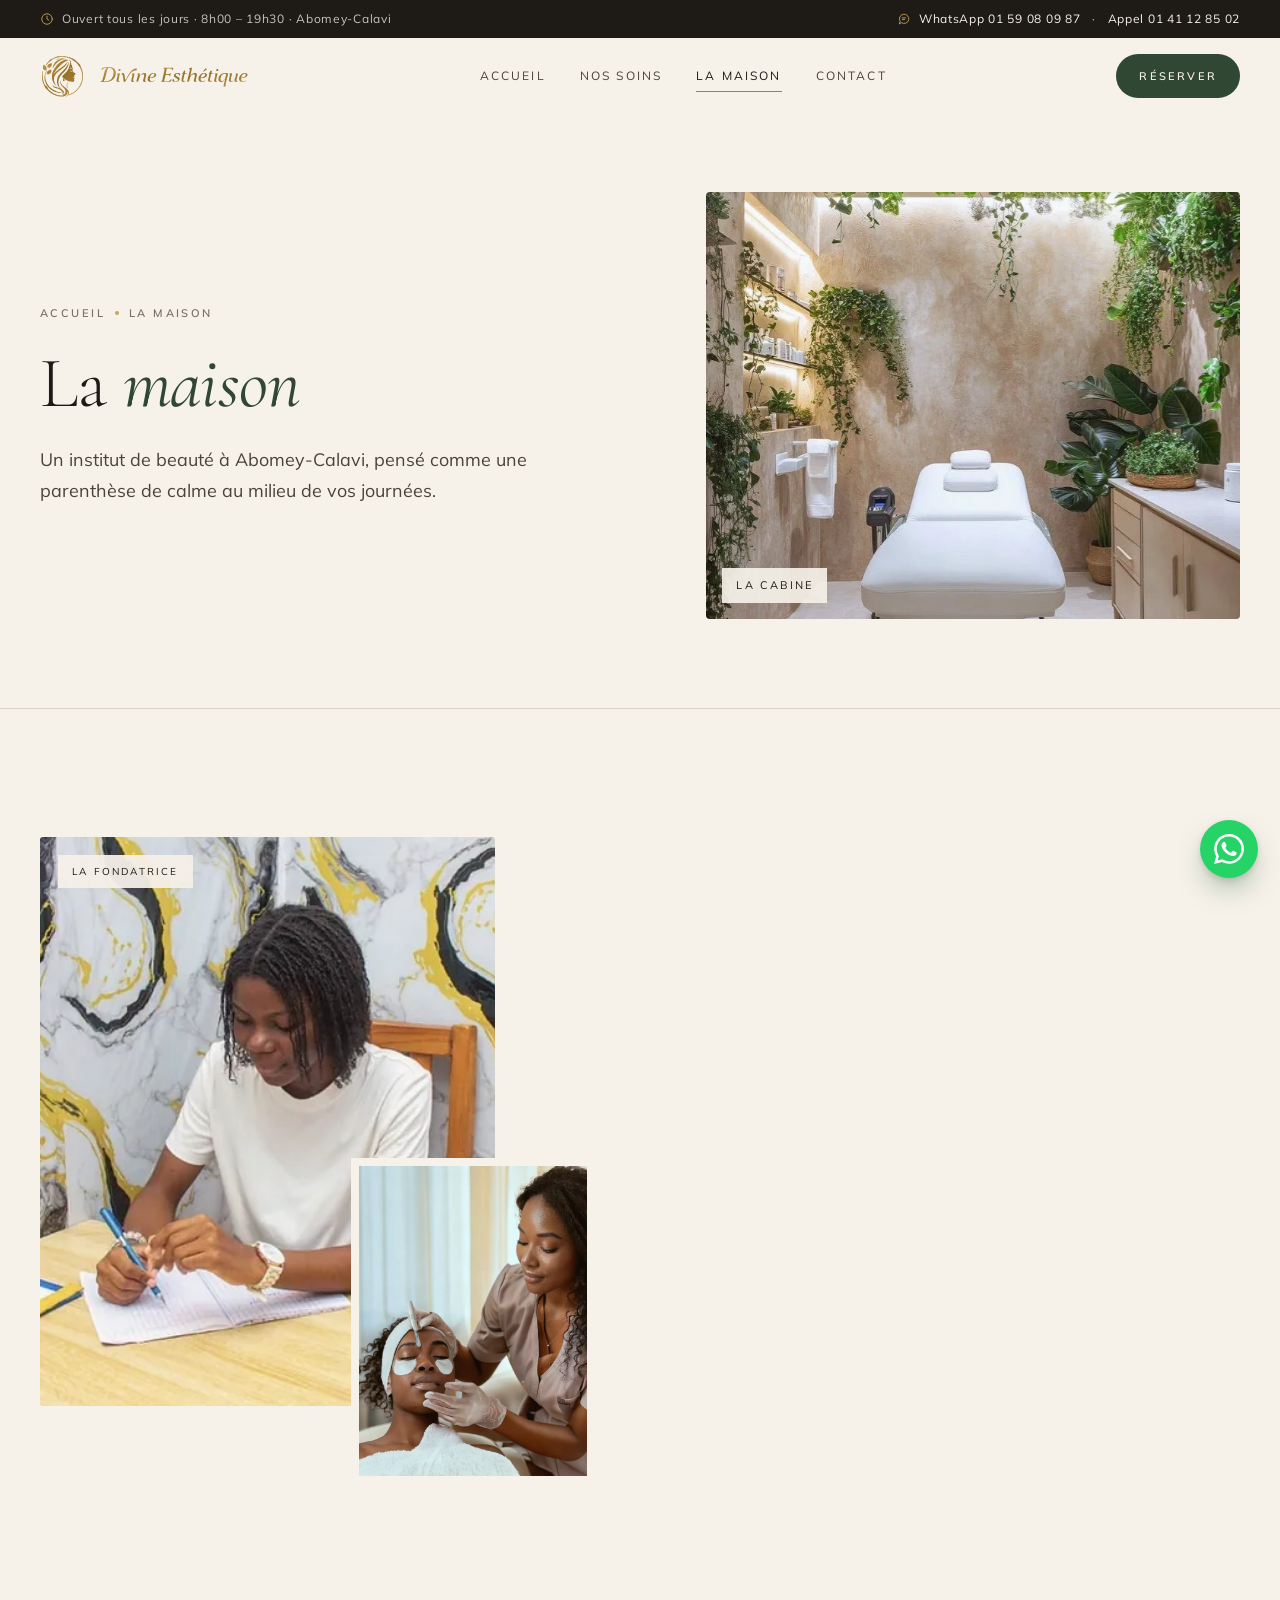
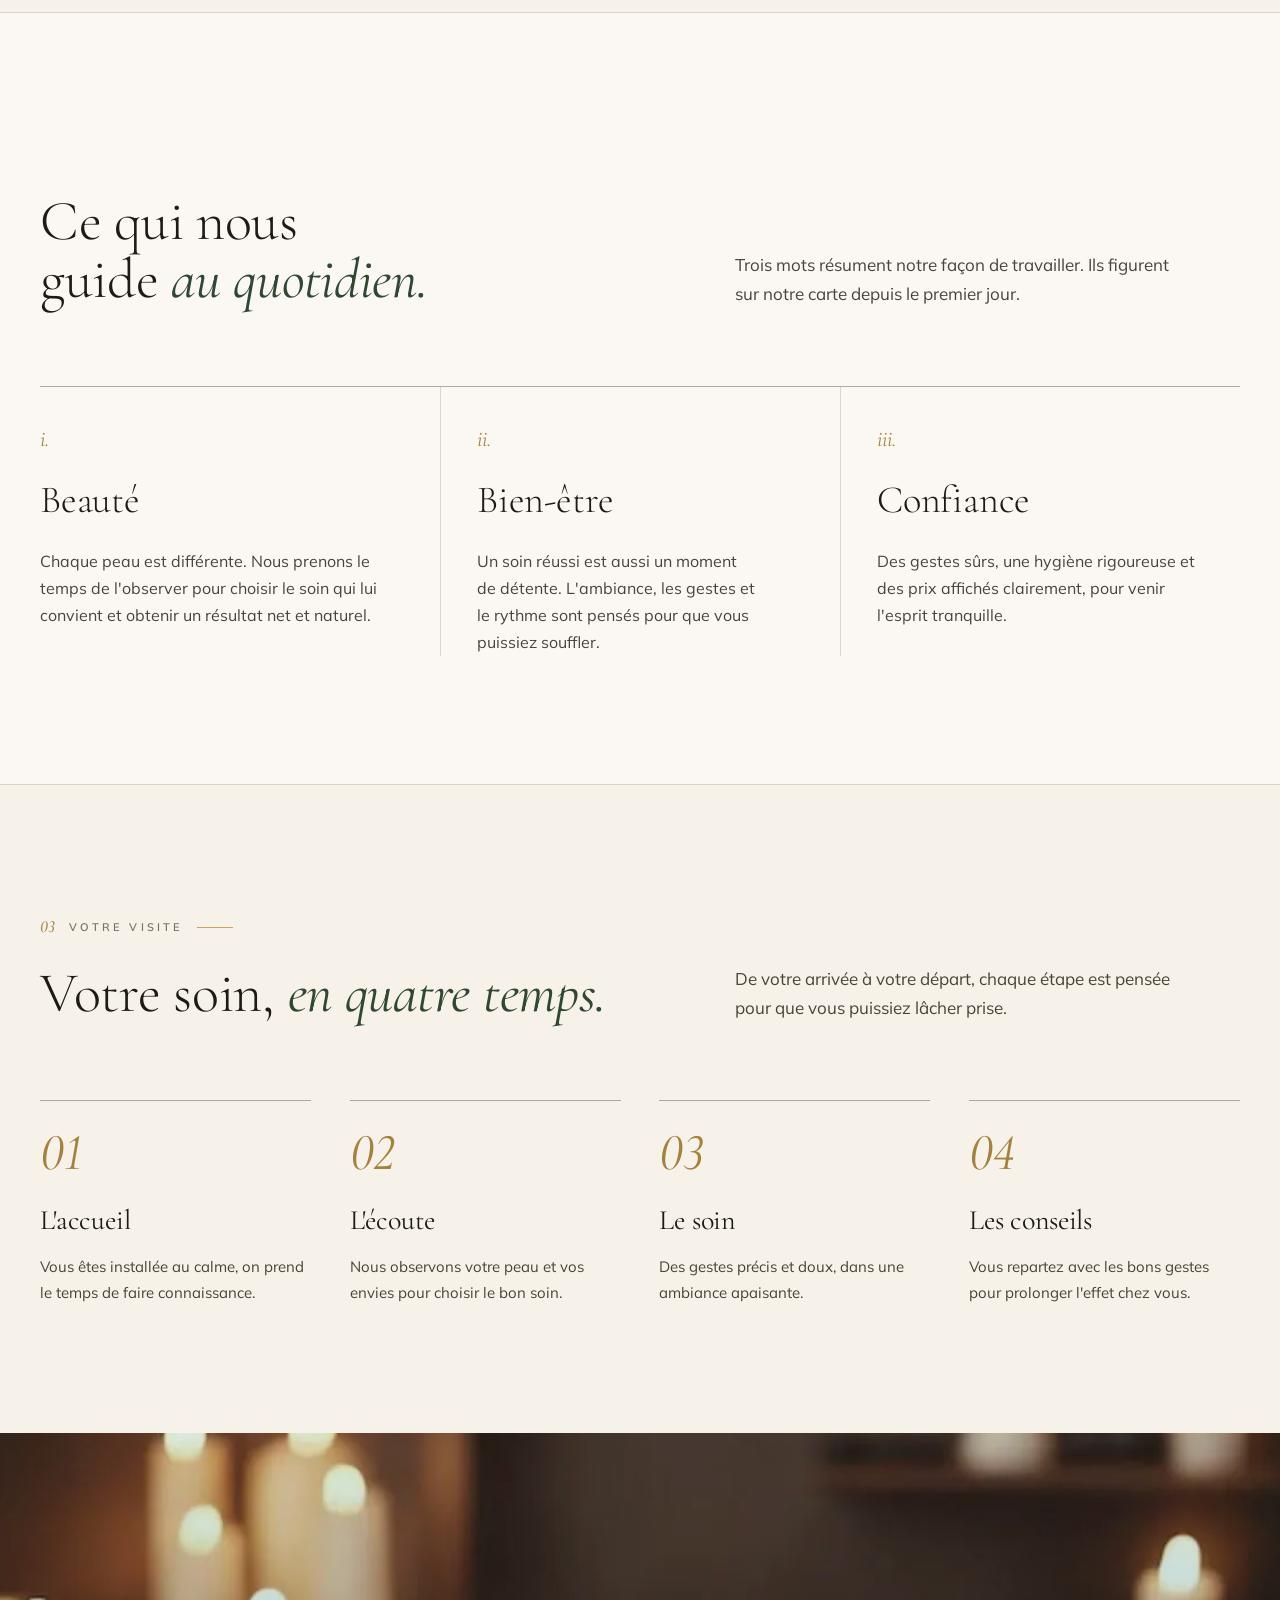
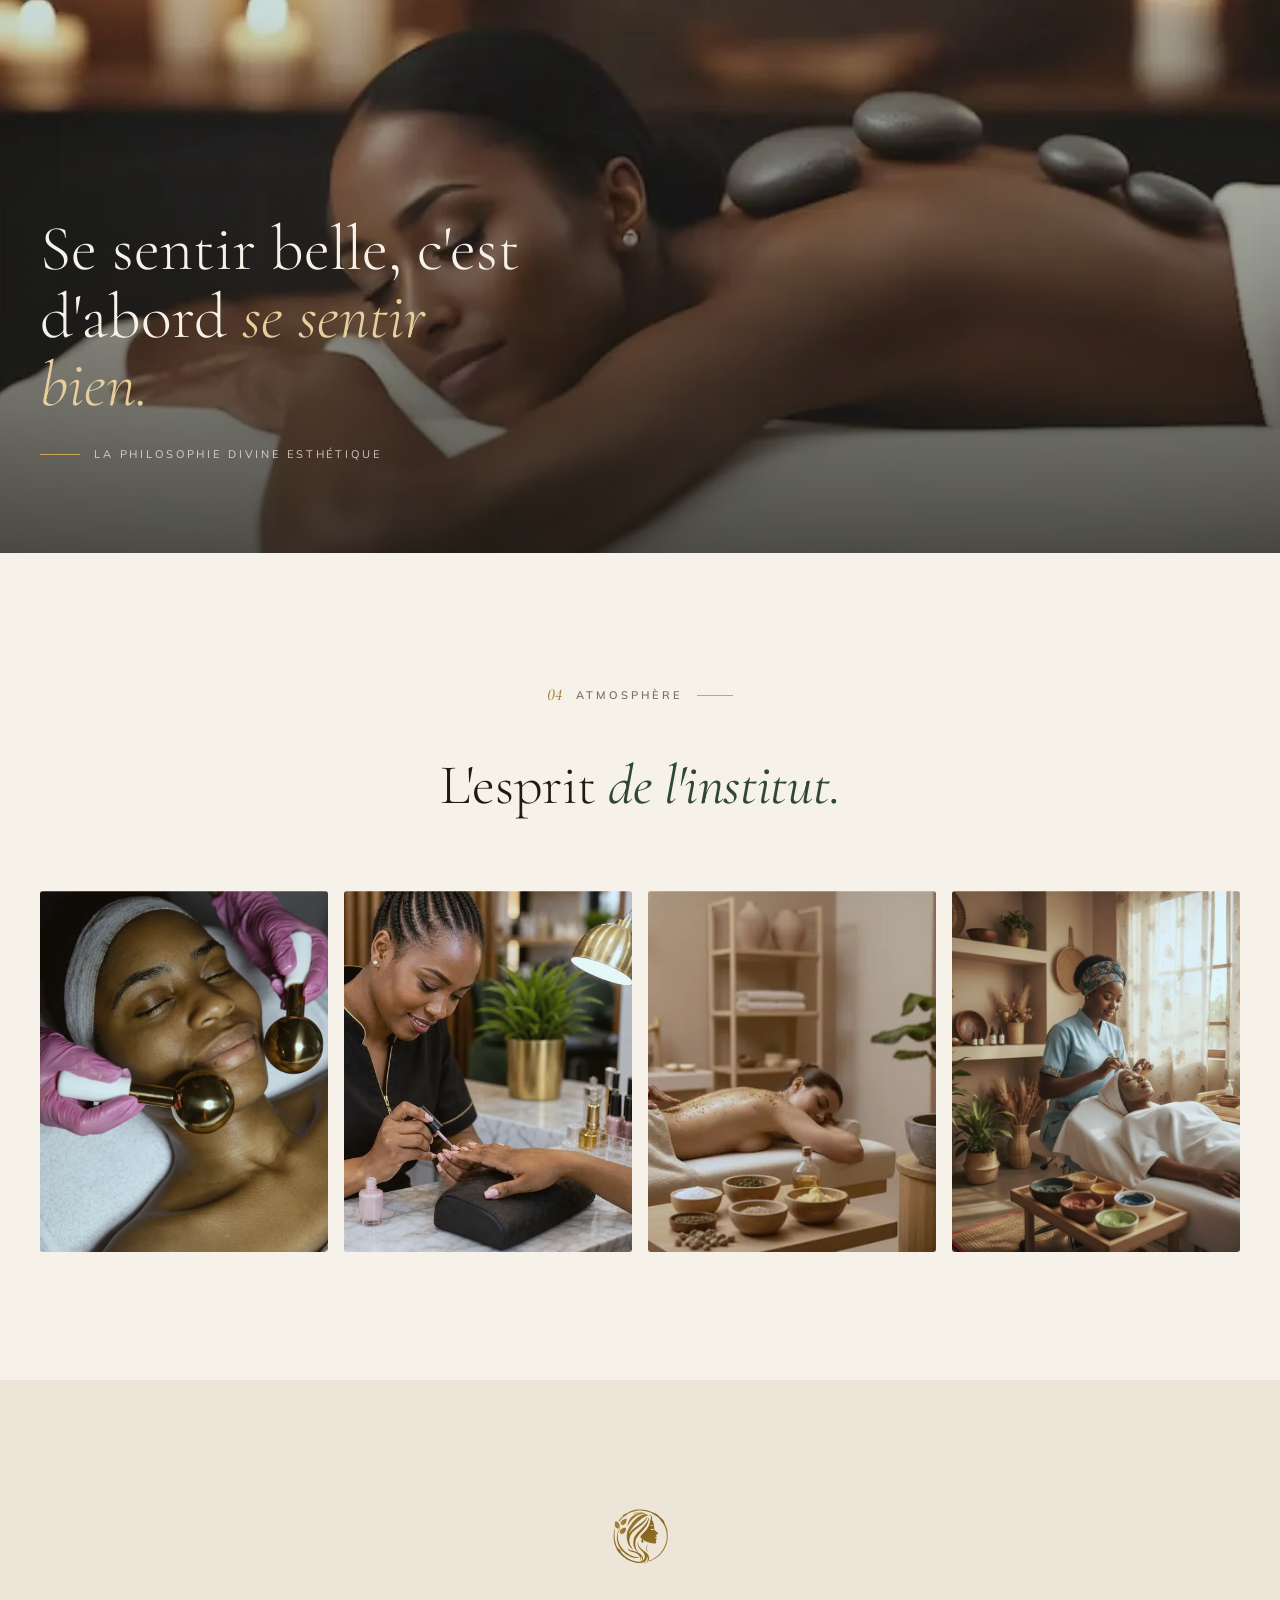
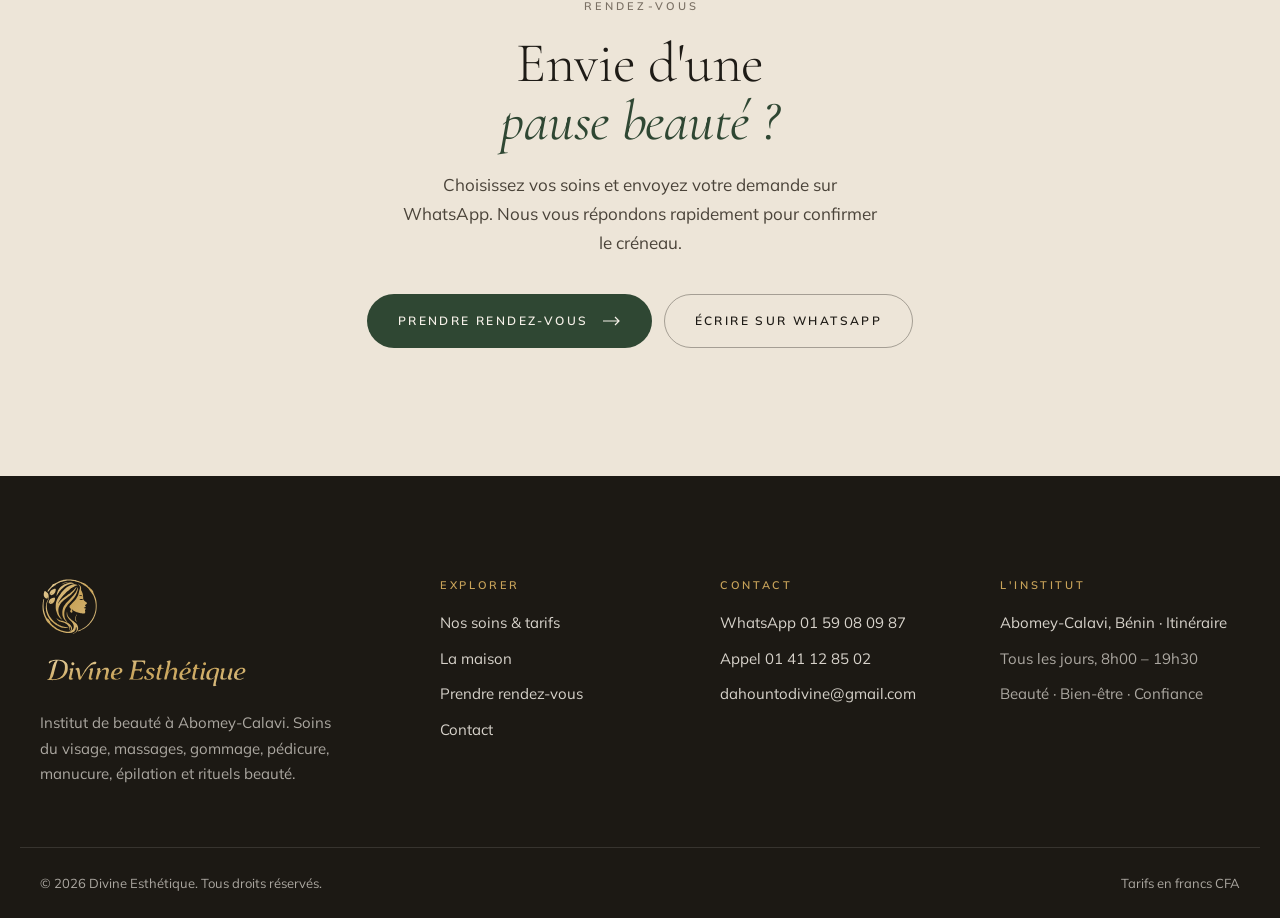
<file: la-maison.html>
<!doctype html>
<html lang="fr">
<head>
<meta charset="utf-8">
<meta name="viewport" content="width=device-width, initial-scale=1, viewport-fit=cover">
<title>La maison · Divine Esthétique, Abomey-Calavi</title>
<meta name="description" content="L'histoire et les valeurs de Divine Esthétique, institut de beauté à Abomey-Calavi : beauté, bien-être et confiance.">
<link rel="canonical" href="https://divine-esthetique.com/la-maison.html">
<meta name="robots" content="index, follow, max-image-preview:large">
<meta name="theme-color" content="#f6f1e9">
<meta name="geo.region" content="BJ-AQ">
<meta name="geo.placename" content="Abomey-Calavi">
<meta property="og:type" content="website">
<meta property="og:url" content="https://divine-esthetique.com/la-maison.html">
<meta property="og:locale" content="fr_FR">
<meta property="og:site_name" content="Divine Esthétique">
<meta property="og:title" content="La maison · Divine Esthétique, Abomey-Calavi">
<meta property="og:description" content="L'histoire et les valeurs de Divine Esthétique, institut de beauté à Abomey-Calavi : beauté, bien-être et confiance.">
<meta property="og:image" content="https://divine-esthetique.com/images/og-divine-esthetique-v2.jpg">
<meta property="og:image:width" content="1200">
<meta property="og:image:height" content="630">
<meta property="og:image:alt" content="Divine Esthétique, institut de beauté à Abomey-Calavi : soin du visage en cabine">
<meta name="twitter:card" content="summary_large_image">
<link rel="icon" href="favicon.svg" type="image/svg+xml">
<link rel="apple-touch-icon" href="apple-touch-icon.png">
<link rel="preconnect" href="https://fonts.googleapis.com">
<link rel="preconnect" href="https://fonts.gstatic.com" crossorigin>
<link rel="stylesheet" href="https://fonts.googleapis.com/css2?family=Cormorant+Garamond:ital,wght@0,300;0,400;0,500;1,300;1,400;1,500&family=Mulish:wght@400;500;600;700&display=swap">
<link rel="stylesheet" href="style.css">
<script>(function(d){d.classList.add("js");try{if(matchMedia("(prefers-reduced-motion: reduce)").matches)d.classList.add("rm");else if(!sessionStorage.getItem("de-v")){d.classList.add("first");sessionStorage.setItem("de-v","1")}}catch(e){}})(document.documentElement)</script>
<script type="application/ld+json">{"@context": "https://schema.org", "@graph": [{"@type": "BeautySalon", "@id": "https://divine-esthetique.com/#institut", "name": "Divine Esthétique", "url": "https://divine-esthetique.com/", "description": "Institut de beauté à Abomey-Calavi : soin de visage, massage, gommage, pédicure, manucure, épilation, Vagacial et rituels beauté.", "slogan": "Beauté · Bien-être · Confiance", "image": "https://divine-esthetique.com/images/og-divine-esthetique-v2.jpg", "logo": "https://divine-esthetique.com/apple-touch-icon.png", "telephone": "+229 01 41 12 85 02", "email": "dahountodivine@gmail.com", "contactPoint": [{"@type": "ContactPoint", "telephone": "+229 01 59 08 09 87", "contactType": "reservations", "availableLanguage": "fr", "description": "Réservations sur WhatsApp"}, {"@type": "ContactPoint", "telephone": "+229 01 41 12 85 02", "contactType": "customer service", "availableLanguage": "fr"}], "address": {"@type": "PostalAddress", "addressLocality": "Abomey-Calavi", "addressRegion": "Atlantique", "addressCountry": "BJ"}, "areaServed": {"@type": "City", "name": "Abomey-Calavi"}, "hasMap": "https://maps.app.goo.gl/pyq9rNinhHKbcSz18", "sameAs": ["https://maps.app.goo.gl/pyq9rNinhHKbcSz18"], "openingHoursSpecification": [{"@type": "OpeningHoursSpecification", "dayOfWeek": ["Monday", "Tuesday", "Wednesday", "Thursday", "Friday", "Saturday", "Sunday"], "opens": "08:00", "closes": "19:30"}], "priceRange": "2 000 – 35 000 FCFA", "currenciesAccepted": "XOF", "hasOfferCatalog": {"@type": "OfferCatalog", "name": "Carte des soins", "itemListElement": [{"@type": "OfferCatalog", "name": "Nos soins essentiels", "itemListElement": [{"@type": "Offer", "price": 6000, "priceCurrency": "XOF", "itemOffered": {"@type": "Service", "name": "Soin de visage classique", "description": "Nettoyage, exfoliation douce et masque adapté à votre peau."}}, {"@type": "Offer", "price": 8000, "priceCurrency": "XOF", "itemOffered": {"@type": "Service", "name": "Soin de visage anti taches / acné", "description": "Un soin ciblé pour atténuer les imperfections et unifier le teint."}}, {"@type": "Offer", "price": 8000, "priceCurrency": "XOF", "itemOffered": {"@type": "Service", "name": "Massage relaxant", "description": "Un massage enveloppant pour relâcher le corps et l'esprit."}}, {"@type": "Offer", "price": 8000, "priceCurrency": "XOF", "itemOffered": {"@type": "Service", "name": "Gommage", "description": "Élimine les cellules mortes pour une peau lisse et douce."}}, {"@type": "Offer", "price": 6000, "priceCurrency": "XOF", "itemOffered": {"@type": "Service", "name": "Pédicure", "description": "Bain de pieds, soin des ongles et des cuticules, peau adoucie."}}, {"@type": "Offer", "price": 2000, "priceCurrency": "XOF", "itemOffered": {"@type": "Service", "name": "Manucure", "description": "Ongles limés et mis en forme, cuticules soignées."}}, {"@type": "Offer", "price": 2500, "priceCurrency": "XOF", "itemOffered": {"@type": "Service", "name": "Épilation crème", "description": "Une méthode douce, adaptée aux peaux sensibles."}}, {"@type": "Offer", "price": 5000, "priceCurrency": "XOF", "itemOffered": {"@type": "Service", "name": "Épilation cire", "description": "Un résultat net et plus durable."}}]}, {"@type": "OfferCatalog", "name": "Nos soins prestige", "itemListElement": [{"@type": "Offer", "price": 10000, "priceCurrency": "XOF", "itemOffered": {"@type": "Service", "name": "Pédicure prestige", "description": "Une pédicure plus complète, pour des pieds légers et très doux."}}, {"@type": "Offer", "price": 12000, "priceCurrency": "XOF", "itemOffered": {"@type": "Service", "name": "Massage à la pierre chaude", "description": "La chaleur des pierres détend les muscles en profondeur."}}, {"@type": "Offer", "price": 10000, "priceCurrency": "XOF", "itemOffered": {"@type": "Service", "name": "Vagacial", "description": "Soin intime nettoyant et apaisant, dans le respect de votre confort."}}]}, {"@type": "OfferCatalog", "name": "Nos rituels beauté", "itemListElement": [{"@type": "Offer", "price": 7000, "priceCurrency": "XOF", "itemOffered": {"@type": "Service", "name": "Pédicure + Manucure"}}, {"@type": "Offer", "price": 26000, "priceCurrency": "XOF", "itemOffered": {"@type": "Service", "name": "Soin de visage + Gommage + Massage + Pédicure Manucure"}}, {"@type": "Offer", "price": 20000, "priceCurrency": "XOF", "itemOffered": {"@type": "Service", "name": "Soin de visage + Pédicure Manucure + Gommage"}}, {"@type": "Offer", "price": 20000, "priceCurrency": "XOF", "itemOffered": {"@type": "Service", "name": "Soin de visage + Pédicure Manucure + Massage"}}, {"@type": "Offer", "price": 35000, "priceCurrency": "XOF", "itemOffered": {"@type": "Service", "name": "Soin de visage + Pédicure prestige + Gommage + Massage + Vagacial"}}, {"@type": "Offer", "price": 30000, "priceCurrency": "XOF", "itemOffered": {"@type": "Service", "name": "Soin de visage + Pédicure prestige + Gommage + Massage"}}]}]}}, {"@type": "WebSite", "@id": "https://divine-esthetique.com/#site", "url": "https://divine-esthetique.com/", "name": "Divine Esthétique", "inLanguage": "fr", "publisher": {"@id": "https://divine-esthetique.com/#institut"}}, {"@type": "WebPage", "@id": "https://divine-esthetique.com/la-maison.html#page", "url": "https://divine-esthetique.com/la-maison.html", "name": "La maison · Divine Esthétique, Abomey-Calavi", "description": "L'histoire et les valeurs de Divine Esthétique, institut de beauté à Abomey-Calavi : beauté, bien-être et confiance.", "inLanguage": "fr", "isPartOf": {"@id": "https://divine-esthetique.com/#site"}, "about": {"@id": "https://divine-esthetique.com/#institut"}, "primaryImageOfPage": "https://divine-esthetique.com/images/og-divine-esthetique-v2.jpg", "breadcrumb": {"@id": "https://divine-esthetique.com/la-maison.html#ariane"}}, {"@type": "BreadcrumbList", "@id": "https://divine-esthetique.com/la-maison.html#ariane", "itemListElement": [{"@type": "ListItem", "position": 1, "name": "Accueil", "item": "https://divine-esthetique.com/"}, {"@type": "ListItem", "position": 2, "name": "La maison", "item": "https://divine-esthetique.com/la-maison.html"}]}]}</script>
</head>
<body data-page="maison">
<svg width="0" height="0" style="position:absolute" aria-hidden="true" focusable="false"><defs>
<linearGradient id="gGold" x1="0" y1="0" x2="1" y2="1"><stop offset="0" stop-color="#c29a48"/><stop offset=".5" stop-color="#96712a"/><stop offset="1" stop-color="#b48b3a"/></linearGradient>
<linearGradient id="gGoldDeep" x1="0" y1="0" x2="1" y2="1"><stop offset="0" stop-color="#b08a3c"/><stop offset=".5" stop-color="#86651f"/><stop offset="1" stop-color="#a07c32"/></linearGradient>
<linearGradient id="gGoldLight" x1="0" y1="0" x2="1" y2="1"><stop offset="0" stop-color="#e6cf9c"/><stop offset=".5" stop-color="#c9a45a"/><stop offset="1" stop-color="#dcc085"/></linearGradient>
<symbol id="emblem" viewBox="0 0 1060 1040"><path fill-rule="evenodd" d="M590.0,1019.0C590.0,1018.1 596.2,1016.0 599.0,1016.0C599.8,1016.0 602.5,1014.9 605.0,1013.6C607.5,1012.3 610.7,1011.0 612.2,1010.6C614.7,1010.0 622.1,1006.0 628.0,1002.0C629.4,1001.0 632.3,999.3 634.5,998.2C638.4,996.2 653.9,981.5 659.2,974.7C662.4,970.7 667.2,960.3 669.7,952.2C671.9,945.0 671.9,921.5 669.6,911.8C667.9,904.5 660.4,889.7 658.6,890.3C658.0,890.5 657.4,892.4 657.2,894.6C656.4,906.4 652.5,929.2 650.4,934.8C647.7,942.1 637.9,959.4 632.9,966.1C628.8,971.4 622.2,977.5 616.0,981.7C608.8,986.5 585.7,997.8 581.4,998.5C579.3,998.9 574.4,1000.0 570.5,1001.0C557.7,1004.4 545.9,1005.2 514.5,1004.7C493.3,1004.4 481.9,1003.8 475.5,1002.7C470.6,1001.8 462.7,1000.6 458.0,1000.0C449.5,998.9 446.8,998.2 422.6,991.6C415.6,989.6 408.8,988.0 407.5,988.0C406.2,988.0 402.8,986.9 399.8,985.5C396.9,984.1 393.7,983.0 392.8,983.0C391.9,983.0 384.8,980.5 377.1,977.5C369.4,974.5 362.5,972.0 361.8,972.0C361.1,972.0 358.4,970.9 355.8,969.5C353.2,968.1 350.5,967.0 349.7,967.0C349.0,967.0 346.2,965.6 343.5,963.9C340.9,962.2 327.2,955.0 313.2,947.8C299.2,940.6 284.3,932.6 280.1,929.9C275.9,927.2 270.3,923.8 267.7,922.2C265.0,920.7 258.7,916.3 253.7,912.5C248.6,908.6 241.8,903.6 238.5,901.3C235.2,899.0 230.9,895.5 229.0,893.5C227.1,891.5 223.9,889.0 222.0,888.0C220.1,887.0 216.5,884.1 214.0,881.5C211.5,879.0 207.5,875.3 205.0,873.4C197.1,867.2 189.1,859.8 178.7,849.0C173.1,843.2 161.5,831.5 152.9,822.9C144.2,814.3 136.0,805.3 134.5,802.9C132.9,800.5 130.3,796.9 128.6,794.9C121.0,786.0 119.0,782.9 116.0,775.5C114.2,771.1 110.7,764.6 108.3,760.9C106.0,757.3 104.0,753.7 104.0,752.9C104.0,752.1 101.9,746.5 99.4,740.5C96.9,734.4 94.2,727.7 93.4,725.5C92.6,723.3 91.5,720.6 90.8,719.5C87.2,713.2 73.9,680.9 68.5,665.3C53.4,621.2 47.1,583.0 46.7,531.5C46.5,505.4 46.8,499.4 50.1,464.0C52.3,440.7 53.9,429.7 57.0,418.0C58.1,413.9 59.9,405.9 61.1,400.3C63.9,387.2 65.9,383.8 70.3,384.2C72.7,384.4 73.8,385.2 74.9,387.4C76.1,390.1 76.0,392.1 73.2,406.9C67.2,439.5 65.6,453.7 65.2,480.2C64.7,511.6 66.3,547.9 69.0,563.5C70.1,570.1 71.0,577.2 71.0,579.3C71.0,581.4 71.7,585.9 72.5,589.3C73.3,592.7 74.9,599.5 76.1,604.5C77.3,609.5 79.1,617.1 80.1,621.5C81.1,625.9 82.9,632.4 84.0,636.0C85.2,639.6 89.1,651.7 92.7,663.0C99.2,683.6 112.6,714.5 115.8,716.4C116.6,716.8 117.8,718.0 118.6,718.9C119.4,719.8 121.8,722.6 124.0,725.1C126.2,727.6 128.0,730.3 128.0,730.9C128.0,733.3 140.2,745.0 142.6,745.0C143.8,745.0 146.1,746.1 147.7,747.4C149.2,748.7 151.6,750.1 152.9,750.5C154.5,751.0 156.1,753.1 158.0,757.4C159.5,760.7 161.7,764.3 162.9,765.4C164.0,766.4 165.4,768.7 166.0,770.5C166.7,772.6 168.1,774.2 169.8,774.9C171.3,775.5 174.1,778.1 176.0,780.6C177.9,783.1 180.5,786.4 181.8,788.0C184.9,791.9 186.1,796.3 185.4,801.4C184.9,804.9 185.3,806.2 187.9,810.0C189.6,812.5 191.0,815.0 191.0,815.6C191.0,816.2 192.1,817.6 193.5,818.8C194.9,820.0 196.0,821.8 196.0,822.7C196.0,823.6 199.3,827.7 203.2,831.6C207.2,835.6 211.7,840.1 213.1,841.7C214.5,843.2 218.7,847.6 222.6,851.3C226.4,855.1 230.2,858.8 231.0,859.6C238.8,867.4 256.2,881.6 263.9,886.5C266.5,888.1 269.9,890.5 271.6,891.8C273.2,893.1 278.7,896.9 283.9,900.3C302.0,912.3 303.7,913.5 307.4,916.7C309.4,918.5 315.4,922.1 320.8,924.7C326.1,927.2 336.3,932.5 343.3,936.3C350.3,940.1 358.7,944.1 361.8,945.0C364.9,946.0 372.8,949.1 379.2,951.9C385.7,954.7 391.5,957.0 392.1,957.0C392.7,957.0 395.8,958.1 398.9,959.4C404.7,961.9 427.4,969.0 439.5,972.0C443.4,973.0 453.9,975.0 463.0,976.4C472.1,977.9 482.0,979.6 485.0,980.3C492.1,981.9 523.7,981.8 526.6,980.2C527.7,979.6 532.9,978.2 538.1,977.1C549.6,974.6 560.1,971.7 561.8,970.7C563.7,969.5 563.2,967.0 561.1,967.0C560.0,967.0 558.0,966.6 556.6,966.0L554.0,965.0L557.5,960.4C562.0,954.5 565.0,948.7 565.0,945.8C565.1,944.5 565.7,942.4 566.5,941.0C570.5,934.0 567.1,915.1 558.9,899.1C553.8,889.0 540.6,877.3 544.8,886.5C547.0,891.3 549.1,903.5 549.6,915.0C550.2,926.2 550.1,926.8 546.6,938.5C544.5,945.1 542.2,951.5 541.4,952.8C539.5,955.7 537.4,955.1 537.7,951.9C537.8,950.6 538.4,944.1 539.0,937.5C540.5,920.8 537.9,906.4 531.5,896.8C530.1,894.7 529.0,892.3 529.0,891.5C529.0,889.2 525.4,882.5 522.1,878.7C520.5,876.9 516.3,871.5 512.8,866.8C499.4,848.6 470.4,827.4 451.3,821.7C448.4,820.8 444.1,819.0 441.7,817.6C439.3,816.2 436.6,815.0 435.7,815.0C434.8,815.0 430.1,813.7 425.3,812.0C420.4,810.4 412.9,808.4 408.5,807.5C397.2,805.4 389.1,803.4 376.5,799.5C370.4,797.6 364.1,795.8 362.3,795.5C360.6,795.1 358.6,794.2 357.9,793.4C357.3,792.6 353.3,790.2 349.1,788.0C327.8,776.9 307.0,753.4 302.6,735.8C301.6,731.3 304.3,732.3 310.8,738.8C318.3,746.2 332.3,756.0 342.0,760.7C356.6,767.7 361.9,770.0 363.0,770.0C363.7,770.0 368.6,771.8 373.9,773.9C379.2,776.0 386.2,778.1 389.5,778.5C392.8,778.9 399.6,780.2 404.5,781.5C409.4,782.8 416.2,784.3 419.5,785.0C425.8,786.2 435.1,788.9 443.5,792.0C446.2,793.0 454.1,795.7 461.0,797.9C477.3,803.2 488.7,808.0 497.0,813.0C500.6,815.2 504.3,817.0 505.2,817.0C506.1,817.0 508.1,818.0 509.7,819.3C511.2,820.6 513.8,822.4 515.4,823.4C517.1,824.5 522.8,829.1 528.3,833.7C533.7,838.3 539.9,843.2 541.9,844.5C549.4,849.4 563.6,865.1 568.8,874.5C571.6,879.5 574.8,884.8 576.0,886.3C581.4,893.2 585.6,913.4 584.6,928.0C584.1,936.4 583.5,938.5 580.0,945.5C577.9,949.9 574.1,955.8 571.6,958.7C564.9,966.2 565.5,967.8 573.3,963.9C580.4,960.3 591.2,951.6 596.8,944.9C605.3,934.7 609.7,926.3 613.6,912.8C616.8,901.5 617.1,899.4 617.1,887.5C617.1,867.4 614.4,856.1 606.1,841.0C594.5,819.9 590.8,815.2 567.4,791.1C525.8,748.3 510.1,728.2 496.0,699.5C490.9,689.3 487.3,665.8 488.3,649.2C488.7,640.9 491.6,616.2 492.6,611.0C493.8,605.6 494.9,612.0 495.9,629.6C496.9,647.3 499.0,660.4 503.0,673.5C506.1,683.4 513.0,697.1 517.5,701.9C519.8,704.4 522.8,708.6 524.3,711.1C527.6,716.9 540.8,731.3 551.9,741.1C556.5,745.2 563.7,751.6 568.0,755.5C578.8,765.2 582.1,767.9 601.5,782.4C610.9,789.5 619.9,796.5 621.5,798.0C623.1,799.6 626.4,802.1 628.7,803.7C634.6,807.6 650.6,821.9 660.6,832.1C684.0,855.9 698.6,888.6 697.9,915.5C697.7,925.1 695.2,938.6 692.9,942.9C691.9,944.9 691.0,947.2 691.0,948.0C691.0,948.8 689.6,951.5 688.0,954.0C686.3,956.5 684.0,960.5 682.9,962.9C680.1,969.2 660.7,988.3 649.7,995.6C640.4,1001.8 631.8,1006.8 626.0,1009.5C624.1,1010.3 619.9,1012.4 616.7,1014.1C613.5,1015.8 608.5,1017.8 605.7,1018.6C599.7,1020.2 590.0,1020.5 590.0,1019.0Z M692.0,972.0C685.8,965.8 691.9,961.4 721.0,950.6C726.2,948.7 732.3,946.4 734.5,945.5C736.7,944.6 739.8,943.3 741.5,942.7C746.8,940.6 769.4,928.7 772.5,926.4C774.1,925.2 777.3,923.5 779.5,922.6C781.7,921.6 784.4,920.0 785.5,919.0C786.6,918.0 789.1,916.4 791.1,915.6C793.1,914.8 798.5,911.3 803.3,907.8C808.0,904.3 814.1,899.9 817.0,898.0C830.2,889.0 844.3,878.0 853.0,870.0C858.2,865.2 863.2,860.9 864.1,860.4C866.6,859.0 897.8,828.4 903.5,821.7C918.7,803.9 942.9,770.9 945.7,764.2C946.5,762.2 948.2,759.4 949.5,758.0C950.8,756.6 956.5,746.4 962.2,735.3C967.9,724.1 973.7,712.6 975.2,709.8C976.7,706.9 978.4,702.7 979.1,700.5C979.7,698.3 981.7,693.1 983.5,689.0C985.3,684.9 987.7,679.2 988.8,676.5C990.0,673.8 992.3,668.3 993.9,664.4C995.6,660.4 998.3,651.9 1000.0,645.4C1001.7,638.8 1003.7,632.1 1004.4,630.5C1005.2,628.9 1006.1,625.2 1006.5,622.5C1006.9,619.8 1008.2,613.2 1009.5,608.0C1011.8,598.6 1012.2,596.2 1016.1,568.0C1020.1,540.1 1019.6,473.0 1015.4,460.2C1014.6,457.9 1014.0,454.0 1014.0,451.6C1014.0,443.6 1009.2,419.6 1004.2,402.5C1001.4,393.1 998.3,381.6 997.1,376.9C996.0,372.1 993.2,363.8 990.9,358.4C988.6,352.9 985.7,345.4 984.4,341.5C981.0,331.7 979.1,327.4 974.8,320.3C972.8,316.9 969.7,311.5 968.0,308.3C962.4,298.0 959.4,293.1 956.9,290.3C955.5,288.7 950.9,282.2 946.6,275.8C942.3,269.3 938.5,264.0 938.1,264.0C937.7,264.0 935.7,261.6 933.5,258.7C931.4,255.9 928.5,252.3 927.1,250.9C919.1,242.7 917.2,240.2 916.5,237.3C916.1,235.4 913.1,231.0 908.9,226.3C905.1,222.0 900.7,216.2 899.0,213.4C895.3,207.1 878.4,186.0 875.6,184.1C874.4,183.3 871.2,180.5 868.5,177.8C861.3,170.9 845.6,157.4 842.3,155.4C840.8,154.4 837.0,151.7 834.0,149.4C828.1,144.9 811.8,134.9 803.2,130.6C800.3,129.1 796.9,126.8 795.7,125.4C793.0,122.3 785.3,117.8 777.9,115.0C774.7,113.9 770.2,111.2 767.7,109.0C765.2,106.8 761.1,104.1 758.6,103.0C756.0,101.9 750.5,99.0 746.3,96.4C738.2,91.5 735.5,90.2 718.5,83.3C712.5,80.8 705.2,77.9 702.5,76.8C699.8,75.6 693.9,73.7 689.5,72.5C685.1,71.2 677.6,68.8 672.8,67.1C668.0,65.4 657.9,62.6 650.3,61.0C642.7,59.4 632.5,57.2 627.5,56.1C615.7,53.6 595.3,50.5 573.5,48.1C550.1,45.4 500.8,46.2 485.5,49.5C481.6,50.3 471.5,51.9 463.0,53.1C442.7,55.8 430.9,58.2 417.5,62.5C411.4,64.4 405.4,66.0 404.0,66.0C402.6,66.0 400.6,66.6 399.5,67.4C398.4,68.1 394.8,69.3 391.5,70.0C388.2,70.7 382.6,72.5 379.0,74.0C375.4,75.6 371.1,77.2 369.5,77.6C367.9,78.0 364.0,79.5 361.0,81.0C358.0,82.5 352.8,84.8 349.6,86.1C339.4,90.2 307.7,106.2 302.5,109.9C299.8,111.8 295.9,114.8 294.0,116.5C292.1,118.2 289.1,120.1 287.3,120.9C285.5,121.6 283.7,123.4 283.0,125.1C281.6,128.4 272.5,137.0 270.4,137.0C269.7,137.0 266.1,139.2 262.5,142.0C252.4,149.6 245.1,154.4 238.4,157.8C235.0,159.5 230.1,162.3 227.5,164.1C222.0,167.8 201.3,187.1 197.0,192.5C195.3,194.6 193.0,197.3 191.8,198.5C190.5,199.8 187.7,203.0 185.5,205.6C183.3,208.2 179.8,212.3 177.6,214.7C175.5,217.1 172.6,220.8 171.1,222.9C166.1,230.4 151.8,247.1 149.5,248.2C144.2,250.6 138.0,246.3 138.0,240.3C138.0,236.4 142.9,227.8 150.1,219.0C152.1,216.5 156.3,211.1 159.3,207.0C167.9,195.4 176.2,185.0 180.0,181.1C181.9,179.1 185.6,174.9 188.2,171.6C193.4,165.2 199.2,158.6 208.9,148.0C212.4,144.2 216.7,139.1 218.4,136.7C228.4,122.6 232.3,118.0 236.8,115.4C239.4,114.0 242.4,111.9 243.5,110.9C244.6,110.0 248.2,108.2 251.5,106.9C254.8,105.7 257.9,104.4 258.5,104.0C259.1,103.6 261.8,102.7 264.7,102.1C269.5,101.1 293.4,89.9 299.0,85.9C301.3,84.3 308.7,80.4 337.9,65.4C343.6,62.4 349.4,60.0 350.8,60.0C352.1,60.0 354.7,59.1 356.5,58.0C360.3,55.6 397.4,43.2 404.0,42.0C409.5,41.0 436.4,34.4 440.5,33.0C442.1,32.4 450.7,31.0 459.5,29.8C473.9,27.9 480.1,27.6 520.5,27.7C560.7,27.7 567.3,27.9 582.5,29.9C591.9,31.0 601.8,32.3 604.5,32.5C607.2,32.8 612.2,33.5 615.5,34.0C618.8,34.5 628.0,35.8 636.0,37.0C644.0,38.2 653.4,40.0 657.0,41.0C660.6,42.1 670.7,45.0 679.5,47.5C688.3,50.1 697.1,52.7 699.0,53.4C700.9,54.2 706.1,55.7 710.5,56.9C714.9,58.2 721.2,60.3 724.5,61.7C733.8,65.6 752.6,72.8 762.0,76.2C766.7,77.9 771.6,80.0 773.0,80.9C775.8,82.8 778.1,83.9 789.8,88.6C794.4,90.5 799.2,92.0 800.4,92.0C801.7,92.0 803.2,92.6 803.8,93.3C805.4,95.2 815.9,99.8 820.1,100.5C822.9,100.9 824.4,101.9 826.4,105.0C828.3,107.8 829.7,109.0 831.5,109.0C833.2,109.0 835.7,111.0 840.2,116.0C845.0,121.4 847.4,123.3 850.5,124.1C854.5,125.2 858.0,127.5 858.0,129.2C858.0,131.1 866.3,139.9 869.2,141.1C870.9,141.8 873.0,143.5 873.9,145.0C876.8,149.8 882.5,155.5 887.1,158.2C889.8,159.8 892.8,162.8 894.6,165.5C897.5,170.2 904.0,174.6 906.5,173.6C907.2,173.4 908.7,175.0 910.1,177.8C911.4,180.4 913.6,183.0 914.9,183.6C916.2,184.3 919.3,186.8 921.9,189.2C924.4,191.7 928.3,195.0 930.5,196.6C935.1,199.9 956.0,220.9 956.0,222.1C956.0,222.6 958.5,225.7 961.5,229.0C968.7,236.9 974.5,248.6 973.6,253.8C972.9,258.2 974.6,264.9 977.0,267.0C977.9,267.9 978.9,270.8 979.3,273.8C979.7,277.2 982.1,283.5 986.5,292.5C990.1,300.0 993.0,306.8 993.0,307.8C993.0,308.8 994.5,312.1 996.3,315.1C1001.0,323.0 1004.4,330.3 1007.8,340.5C1009.5,345.4 1012.2,352.5 1013.9,356.2C1019.3,368.2 1027.8,401.9 1030.0,419.5C1030.6,424.5 1031.3,429.2 1031.5,430.0C1032.2,432.3 1034.0,455.4 1035.0,473.5C1036.9,511.0 1036.2,538.6 1032.0,580.5C1030.5,596.4 1026.4,617.3 1022.0,632.0C1020.9,635.6 1019.3,641.6 1018.4,645.5C1016.3,654.7 1011.4,670.5 1008.9,675.6C1007.9,677.8 1007.0,680.4 1007.0,681.3C1007.0,682.2 1003.8,690.5 999.9,699.7C996.0,709.0 991.7,719.3 990.4,722.7C989.1,726.2 986.9,730.7 985.6,732.9C984.2,735.0 982.4,738.4 981.6,740.4C980.8,742.4 978.6,746.4 976.7,749.3C974.8,752.1 971.6,757.4 969.6,761.0C967.6,764.6 963.0,771.5 959.5,776.5C956.0,781.5 950.3,789.5 946.8,794.4C937.4,807.8 918.1,830.7 905.8,843.1C902.1,846.9 898.3,851.1 897.4,852.5C893.8,858.0 854.5,892.0 842.7,900.0C839.8,901.9 833.8,906.2 829.5,909.6C825.1,913.0 819.5,916.7 817.0,918.0C814.5,919.2 810.9,921.5 809.0,922.9C807.1,924.4 803.2,926.9 800.5,928.5C797.8,930.0 794.6,932.0 793.5,933.0C789.8,936.2 756.6,952.1 742.2,957.5C738.8,958.9 732.2,961.7 727.7,964.0C723.0,966.3 714.4,969.3 707.3,971.0C692.9,974.6 694.5,974.5 692.0,972.0Z M430.0,910.0C419.3,908.2 409.8,906.3 394.0,902.6C390.4,901.8 383.2,899.5 378.0,897.7C372.8,895.8 366.9,894.0 364.9,893.6C362.8,893.2 359.5,891.8 357.4,890.3C355.2,888.9 351.7,887.3 349.5,886.8C347.4,886.3 343.1,884.4 340.0,882.6C334.6,879.3 312.6,868.0 311.7,868.0C311.2,868.0 305.3,864.1 281.0,848.1C278.0,846.1 273.7,843.0 271.6,841.3C269.4,839.5 267.1,838.0 266.4,838.0C265.0,838.0 255.7,830.6 245.5,821.2C241.7,817.7 235.2,811.8 231.2,808.2C220.0,798.0 191.2,769.1 188.2,765.1C186.7,763.1 183.4,758.9 180.8,755.7C178.1,752.5 176.0,749.5 176.0,749.0C176.0,748.6 173.8,745.8 171.2,742.8C165.5,736.5 156.6,723.0 154.6,717.4C153.8,715.3 148.7,704.3 143.3,693.0C137.8,681.7 132.8,670.7 132.1,668.5C131.4,666.3 128.8,659.3 126.4,653.0C124.0,646.7 121.7,639.9 121.4,638.0C121.0,636.1 120.0,633.1 119.0,631.5C118.0,629.9 117.0,626.5 116.6,624.0C116.2,621.5 115.0,616.6 114.0,613.0C111.7,605.4 110.0,592.5 107.1,561.5C105.7,547.4 107.1,513.3 109.4,504.1C110.2,501.0 111.3,494.0 112.0,488.5C112.6,483.0 113.7,476.0 114.5,473.0C115.2,470.0 116.1,465.2 116.5,462.5C116.9,459.8 117.7,456.6 118.3,455.5C118.9,454.4 120.6,449.4 122.1,444.5C126.0,431.4 130.5,420.3 134.2,414.6C135.9,411.8 139.4,405.7 142.0,401.0C144.6,396.3 148.1,390.2 149.8,387.5C151.6,384.8 153.8,381.1 154.8,379.5C155.7,377.9 158.7,374.2 161.4,371.5C165.5,367.4 166.5,366.8 166.8,368.3C167.2,370.0 160.3,385.9 157.0,391.0C152.4,397.9 140.5,423.2 139.5,427.9C139.1,429.7 137.8,433.5 136.5,436.4C135.3,439.2 134.0,443.5 133.6,446.0C133.2,448.5 132.1,453.2 131.0,456.5C126.3,471.2 124.5,486.9 124.6,513.5C124.6,533.9 124.9,539.5 126.3,544.2C127.2,547.3 128.0,552.0 128.0,554.8C128.0,559.7 131.9,583.4 134.1,592.0C134.8,594.5 137.3,603.0 139.7,610.8C142.0,618.7 144.0,625.7 144.0,626.3C144.0,628.7 158.9,664.4 163.5,673.1C164.9,675.7 166.0,678.5 166.0,679.4C166.0,681.3 174.8,696.2 179.7,702.6C181.5,705.0 184.0,709.1 185.4,711.7C186.7,714.3 190.1,719.2 192.9,722.5C195.7,725.7 198.0,728.7 198.0,729.0C198.0,730.5 226.3,765.0 232.9,771.5C234.5,773.1 240.0,778.7 245.1,783.8C250.2,788.9 259.5,796.9 265.9,801.7C272.3,806.5 278.8,811.5 280.3,812.9C281.9,814.3 288.0,818.9 293.9,823.0C299.9,827.1 306.5,831.8 308.6,833.3C312.9,836.5 326.8,844.3 343.5,853.0C349.6,856.2 355.9,859.5 357.5,860.4C359.1,861.3 365.7,864.3 372.0,867.0C378.3,869.8 385.8,873.2 388.5,874.5C402.8,881.4 433.1,889.4 460.0,893.2C474.9,895.3 503.4,896.1 517.2,894.9C520.8,894.6 524.4,894.6 525.0,895.0C525.7,895.4 521.4,898.1 514.5,901.5C499.1,909.0 488.5,911.0 461.0,911.6C445.2,911.9 439.3,911.6 430.0,910.0Z M494.3,804.7C487.7,802.0 484.6,799.4 465.5,780.6C456.0,771.2 448.4,762.8 445.6,758.5C443.1,754.6 439.5,749.4 437.7,746.8C435.8,744.2 433.2,739.6 432.0,736.5C430.7,733.3 427.7,727.3 425.3,723.1C422.9,718.9 420.7,714.4 420.4,713.0C420.2,711.6 418.4,705.5 416.4,699.4C411.7,684.4 410.4,676.3 409.0,650.5C407.0,614.9 410.7,579.9 418.4,560.6C419.8,557.0 421.0,553.5 421.0,552.6C421.0,547.7 439.8,508.1 444.6,502.8C445.8,501.5 447.5,498.9 448.5,497.0C449.4,495.1 455.5,486.5 461.8,478.0C475.8,459.4 502.9,430.0 541.6,391.5C557.1,376.1 572.4,360.4 575.6,356.5C578.7,352.6 584.1,346.5 587.4,342.9C603.2,325.7 617.1,309.1 622.9,300.7C624.7,298.1 627.6,294.5 629.3,292.7C634.6,287.3 639.5,280.9 643.7,273.5C646.0,269.6 649.1,264.7 650.7,262.5C652.3,260.3 655.5,254.4 657.9,249.5C660.2,244.6 665.1,234.7 668.7,227.5C672.3,220.3 676.0,212.2 677.0,209.5C678.0,206.8 680.2,200.7 681.8,196.0C683.5,191.3 685.6,185.0 686.4,181.9C687.3,178.8 688.9,175.2 689.9,173.9L691.9,171.5L693.5,175.4C695.4,179.8 694.9,195.1 692.5,205.0C691.8,208.0 690.9,212.5 690.6,215.0C690.2,217.4 688.8,223.3 687.6,228.0C686.3,232.7 684.5,239.2 683.7,242.5C682.3,248.0 676.6,264.0 669.2,283.1C666.0,291.5 655.1,312.7 651.5,317.5C650.3,319.1 647.9,323.2 646.1,326.5C642.4,333.6 637.1,341.8 631.4,349.2C629.2,352.1 626.7,355.6 626.0,357.0C623.3,362.4 612.0,376.1 601.0,387.5C598.4,390.2 594.8,394.5 593.1,397.0C591.3,399.5 587.7,403.8 584.9,406.5C582.1,409.2 572.8,418.9 564.2,428.0C555.6,437.1 544.0,449.1 538.5,454.7C533.0,460.4 526.2,467.6 523.3,470.8C520.4,473.9 515.7,479.2 512.7,482.5C509.7,485.8 504.6,492.1 501.4,496.4C498.2,500.7 493.9,506.4 492.0,508.9C486.7,515.8 480.7,525.5 475.5,535.5C472.9,540.5 469.5,546.0 467.9,547.8C466.3,549.6 465.0,551.8 465.0,552.6C465.0,553.5 462.9,559.4 460.4,565.8C454.4,581.1 450.3,593.5 449.7,598.5C449.4,600.7 448.0,609.5 446.5,618.0C444.0,632.6 443.8,634.8 444.3,657.0C444.7,674.3 445.3,683.8 446.9,693.0C448.0,699.9 449.0,707.4 449.0,709.8C449.0,712.1 449.9,715.8 451.0,718.0C452.1,720.2 453.0,722.7 453.0,723.5C453.0,728.4 473.0,768.5 478.8,775.3C481.3,778.1 484.4,782.3 485.8,784.5C487.1,786.7 489.9,790.3 492.0,792.5C496.9,797.7 501.4,805.0 500.3,806.0C499.9,806.5 497.1,805.9 494.3,804.7Z M671.5,802.8C668.0,800.9 662.0,794.8 655.3,786.3C650.1,779.6 648.4,776.4 646.3,769.8C643.8,761.8 643.8,760.9 644.3,741.5L644.8,721.5L650.3,705.5C653.4,696.7 657.4,686.8 659.4,683.5C665.0,674.1 674.0,662.3 676.6,661.1C677.9,660.5 679.0,660.2 679.0,660.4C679.0,660.7 675.9,666.8 672.2,674.2C657.4,703.2 654.5,713.9 654.7,739.5C654.8,765.4 658.7,779.0 669.9,792.6C676.4,800.5 677.3,806.0 671.5,802.8Z M393.5,753.4C386.0,748.0 349.0,712.0 349.0,710.0C349.0,709.5 346.2,705.6 342.7,701.3C333.4,689.8 323.1,674.0 321.5,668.8C321.1,667.6 319.5,664.0 318.0,661.0C314.5,654.1 310.1,642.2 306.5,630.5C305.0,625.5 301.8,615.6 299.5,608.5C289.2,577.1 286.2,552.4 287.4,509.0C288.5,471.4 291.3,451.0 298.0,431.0C306.4,405.8 312.2,391.9 319.8,377.8C322.6,372.5 325.0,367.8 325.0,367.5C325.0,367.1 326.5,364.8 328.2,362.2C331.5,357.6 336.1,349.5 343.9,334.7C346.2,330.4 350.7,322.9 354.0,318.2C371.4,292.6 380.3,280.3 387.5,271.5C391.9,266.2 397.4,259.3 399.8,256.3C407.7,246.0 437.9,214.0 439.8,214.0C440.3,214.0 441.3,212.8 442.1,211.3C442.9,209.9 445.3,207.4 447.5,205.8C449.7,204.2 454.4,200.1 458.0,196.7C470.0,185.4 488.6,170.5 497.9,164.8C500.8,163.0 506.6,159.2 510.9,156.4C515.1,153.6 520.1,150.5 522.0,149.5C523.9,148.6 526.4,147.0 527.5,146.0C534.1,140.2 581.8,121.2 596.6,118.6C601.5,117.7 608.4,116.3 612.0,115.5C634.0,110.7 655.8,113.6 673.2,123.7C687.5,132.1 687.3,136.0 672.6,136.0C665.1,136.0 661.9,136.5 654.9,138.9C638.0,144.7 602.0,163.6 585.0,175.7C580.3,179.0 575.4,182.3 574.0,183.0C572.6,183.7 569.6,185.9 567.4,187.9C565.1,189.9 560.6,193.4 557.4,195.7C554.1,198.0 547.6,203.4 542.8,207.7C527.8,221.1 517.9,229.4 514.5,231.5C512.7,232.6 506.8,237.8 501.4,243.1C489.8,254.4 479.1,264.0 478.0,264.0C475.3,264.0 402.8,342.9 395.3,354.1C393.6,356.6 391.4,359.2 390.5,360.0C389.5,360.8 387.0,364.1 384.7,367.5C382.5,370.8 379.0,375.3 377.1,377.5C375.1,379.7 371.1,385.3 368.2,390.0C365.3,394.7 359.8,403.4 356.0,409.5C341.8,432.1 329.2,458.3 327.5,469.0L326.8,473.5L329.2,471.2C330.6,470.0 332.3,467.7 333.1,466.2C334.5,463.4 338.5,457.1 344.2,448.7C352.0,437.2 364.8,422.4 379.6,407.9C396.2,391.5 411.4,377.8 416.5,374.6C418.1,373.5 420.1,371.8 420.8,370.8C421.6,369.8 423.9,367.8 426.0,366.5C428.1,365.2 432.1,362.1 434.8,359.8C437.6,357.4 441.5,354.4 443.5,353.0C445.6,351.6 449.1,348.9 451.4,346.9C455.2,343.5 462.4,338.5 470.4,333.5C472.2,332.4 475.1,330.3 476.8,328.8C478.5,327.4 482.8,324.5 486.2,322.4C492.0,319.0 496.6,315.5 513.3,302.3C516.4,299.8 522.0,295.8 525.8,293.4C533.9,288.2 542.4,282.0 555.0,271.9C560.2,267.8 566.5,263.0 569.0,261.3C571.5,259.6 576.6,255.4 580.5,252.0C584.4,248.6 589.7,244.0 592.4,241.7C608.3,227.9 627.6,208.5 635.7,197.8C637.2,195.8 642.7,188.6 647.9,181.8C658.7,167.5 661.9,164.0 663.7,164.0C667.7,164.0 665.7,172.9 658.3,188.0C646.2,212.9 634.0,232.6 621.9,246.4C620.0,248.7 616.2,253.4 613.5,257.0C607.5,264.9 573.7,299.0 566.0,304.8C563.0,307.1 557.8,311.4 554.4,314.3C541.4,325.5 534.1,331.6 531.2,333.5C525.7,337.1 518.7,342.4 512.6,347.5C509.3,350.2 503.8,354.5 500.3,357.0C496.9,359.5 489.0,365.1 482.9,369.5C476.8,373.9 468.2,380.5 463.8,384.2C459.5,387.9 454.3,392.2 452.2,393.7C450.2,395.3 442.8,401.4 435.8,407.5C428.9,413.6 419.9,421.2 416.0,424.5C412.0,427.8 403.4,436.6 396.7,444.0C383.4,458.9 377.5,467.2 360.9,495.0C359.1,498.0 356.6,502.0 355.3,503.9C354.0,505.8 353.0,508.0 353.0,509.0C353.0,509.9 351.9,512.8 350.5,515.4C347.1,521.9 340.1,545.3 338.4,556.4C334.0,584.3 336.2,623.0 343.6,648.0C351.6,674.8 356.9,687.6 365.1,700.3C368.3,705.3 371.0,709.9 371.0,710.5C371.0,711.5 373.2,715.0 383.9,730.9C385.2,732.9 389.1,737.7 392.4,741.7C402.9,754.0 405.1,757.8 402.4,758.7C401.8,758.9 397.8,756.5 393.5,753.4Z M771.5,647.0C767.1,646.5 761.4,645.7 758.9,645.1C756.3,644.5 750.0,643.6 744.9,643.0C732.6,641.7 692.4,631.8 679.0,626.8C673.2,624.6 666.0,622.0 662.9,621.1C659.9,620.1 656.3,618.6 654.9,617.7C653.6,616.8 650.7,615.4 648.5,614.6C646.3,613.9 639.8,610.6 634.0,607.5C628.2,604.3 621.5,600.7 619.0,599.5C616.4,598.2 611.5,594.4 608.0,591.0C604.4,587.6 599.5,583.8 597.0,582.5C594.5,581.2 591.5,578.6 590.2,576.7C587.8,573.1 581.6,569.1 580.3,570.3C579.2,571.4 582.6,580.6 586.5,587.0C599.4,608.3 593.5,631.9 575.3,632.0C562.9,632.0 556.7,628.0 553.4,617.7C551.3,610.9 551.9,606.2 556.6,595.0C561.9,582.2 566.0,570.0 566.0,566.9C566.0,563.3 563.4,560.3 558.0,557.6C552.9,555.1 547.5,548.6 542.8,539.5C538.3,530.8 537.7,520.6 541.4,512.8C542.8,509.8 544.0,507.0 544.0,506.7C544.0,506.3 547.3,501.6 551.4,496.2C556.0,490.1 566.1,479.5 578.6,467.5C609.0,438.3 631.1,415.1 641.9,401.0C643.8,398.5 647.7,394.0 650.6,391.0C653.4,387.9 656.7,383.5 657.9,381.2C659.1,378.8 660.7,376.7 661.5,376.4C663.5,375.6 670.6,363.8 678.5,348.0C682.2,340.6 686.6,332.0 688.1,329.0C689.7,326.0 691.7,321.0 692.6,318.0C693.5,315.0 695.7,308.9 697.4,304.5C700.9,296.0 702.3,291.4 704.5,281.0C705.2,277.4 707.2,270.8 708.8,266.3C710.4,261.9 712.1,256.2 712.5,253.8C712.9,251.5 714.2,244.8 715.5,239.0C716.7,233.2 718.3,225.8 718.9,222.6C719.5,219.3 721.7,213.0 723.9,208.6C729.7,196.7 731.5,185.0 730.1,169.2C729.5,162.5 728.6,156.0 728.1,154.7C727.3,152.7 721.5,143.5 713.3,131.5C712.1,129.7 709.6,127.3 707.7,126.1C704.5,124.1 703.0,122.2 703.0,119.9C703.0,118.0 709.8,119.0 713.1,121.5C715.0,122.8 717.6,124.7 719.0,125.7C720.4,126.6 723.7,129.4 726.4,131.7C729.0,134.1 731.6,136.0 732.1,136.0C732.6,136.0 733.7,137.5 734.6,139.2C735.5,141.0 737.7,144.1 739.5,146.1C744.0,151.1 748.5,163.6 750.3,176.0C751.5,184.6 751.6,189.6 750.8,203.8L749.8,221.0L752.3,225.3C755.6,231.1 761.4,240.7 764.4,245.5C768.7,252.5 777.1,275.0 780.7,289.0C784.2,303.1 787.8,332.3 789.9,363.0L790.9,378.5L788.5,380.6C785.6,383.3 779.2,384.1 758.6,384.5C746.6,384.7 741.4,384.4 737.6,383.3C731.4,381.4 719.9,381.0 719.3,382.6C718.4,385.1 724.4,389.8 735.3,395.4L746.9,401.2L756.7,401.4C766.3,401.5 766.7,401.4 773.4,397.7C777.2,395.6 781.6,392.8 783.2,391.5C784.8,390.1 787.0,389.0 787.9,389.0C790.8,389.0 794.9,392.8 797.5,397.9C798.8,400.5 800.6,403.2 801.5,404.0C802.4,404.8 804.4,407.2 806.0,409.5C807.5,411.7 811.8,416.0 815.5,419.0C819.3,422.0 824.4,426.3 826.9,428.5C829.4,430.7 834.8,434.8 838.9,437.5C848.5,443.9 857.7,452.7 858.5,456.3C860.4,464.0 853.6,473.4 839.3,482.8C823.7,493.0 821.8,495.5 824.5,502.5C825.3,504.8 828.3,508.9 831.0,511.7C835.6,516.4 836.6,518.7 836.0,523.0C835.6,525.9 831.5,529.1 820.1,535.1C805.2,542.9 798.9,547.1 799.3,549.0C799.5,550.2 802.1,550.6 812.7,551.2C827.6,552.0 832.1,553.4 834.0,558.1C835.7,562.1 834.5,567.0 830.5,572.7C820.6,586.6 820.8,586.2 821.4,591.1C821.8,593.7 823.2,599.1 824.7,603.1C828.5,613.9 828.5,627.8 824.6,634.4C821.5,639.6 815.6,644.4 810.1,646.1C805.3,647.5 781.5,648.1 771.5,647.0Z M181.8,471.9C179.1,470.4 179.5,464.8 182.6,461.1C184.0,459.4 185.6,456.4 186.1,454.4C186.7,452.5 188.0,450.0 189.1,448.9C191.6,446.4 197.0,437.7 197.0,436.1C197.0,433.8 195.0,435.2 191.3,440.1C189.2,443.0 185.2,447.8 182.3,450.9C179.4,454.0 176.0,458.1 174.8,460.0C173.5,461.9 171.2,464.1 169.7,465.0C167.0,466.4 166.8,466.4 164.6,463.8C162.7,461.7 162.0,459.0 160.9,451.0C159.3,437.7 161.4,422.7 166.2,414.0C170.0,407.2 181.0,391.0 181.9,391.0C182.2,391.0 186.1,387.8 190.5,383.9C198.3,377.0 212.1,369.2 227.5,363.2C236.4,359.6 267.2,357.5 272.0,360.0C275.1,361.7 276.3,367.3 275.1,374.3C274.5,377.7 273.4,384.8 272.5,390.0C269.2,410.2 264.7,422.4 254.9,436.9C240.5,458.5 219.0,470.5 191.5,472.4C186.8,472.7 182.8,472.5 181.8,471.9Z M124.5,375.6C115.5,373.3 109.5,370.5 97.6,363.0C89.7,358.0 85.1,352.9 77.8,340.8C70.5,328.9 68.6,320.3 68.7,300.0C68.8,285.2 69.3,282.2 74.6,264.5C78.7,250.8 83.5,240.5 86.8,238.3C89.7,236.3 95.5,237.8 100.3,241.8C102.0,243.4 104.8,245.4 106.4,246.4C118.4,254.0 141.8,276.1 146.1,283.9C154.8,299.9 158.1,312.2 158.7,332.2C159.3,350.6 158.8,354.2 153.9,364.6C150.4,372.0 147.4,374.4 145.3,371.4C139.3,362.9 132.9,352.7 131.2,348.7C130.0,346.1 128.2,342.7 127.0,341.3L125.0,338.7L125.0,342.6C125.0,345.1 125.9,347.8 127.5,350.2C128.9,352.2 130.0,354.5 130.0,355.3C130.0,356.0 131.8,359.6 134.0,363.3C138.3,370.4 139.3,376.3 136.4,377.4C134.4,378.2 135.2,378.3 124.5,375.6Z M773.4,333.4C776.0,330.9 772.6,326.8 760.8,318.1C747.7,308.3 730.8,308.5 719.1,318.5C716.2,321.0 713.3,323.0 712.7,323.0C710.9,323.0 703.3,329.9 704.9,330.0C705.7,330.0 707.3,329.1 708.5,328.0C711.8,324.9 724.9,322.5 730.5,323.9C732.9,324.5 736.7,325.0 738.8,325.0C742.9,325.0 761.9,331.2 765.5,333.6C768.1,335.5 771.5,335.4 773.4,333.4Z M304.0,325.5C302.5,321.6 302.8,315.6 304.9,305.5C305.9,300.6 307.1,294.2 307.4,291.5C308.9,280.8 318.3,252.3 322.9,244.4C323.5,243.3 324.8,240.0 325.8,236.9C327.7,231.1 336.6,216.0 349.2,197.3C355.0,188.6 373.1,167.3 377.3,164.1C379.1,162.7 384.1,158.2 388.5,154.0C392.9,149.9 400.8,143.7 406.0,140.3C411.2,136.8 418.2,132.2 421.5,130.0C434.9,120.8 441.5,117.1 449.3,114.0C453.8,112.2 461.3,109.0 466.0,106.9C470.7,104.9 476.3,102.8 478.5,102.4C480.7,102.1 483.6,101.2 485.0,100.5C490.7,97.7 509.3,92.9 521.8,91.0C534.1,89.2 545.0,85.8 545.0,83.9C545.0,82.3 535.4,81.8 514.7,82.2C496.7,82.7 492.5,83.1 487.0,84.9C483.4,86.0 478.6,87.0 476.2,87.0C473.8,87.0 467.2,88.6 461.4,90.5C455.7,92.4 450.0,94.0 448.9,94.0C447.7,94.0 445.1,94.9 443.1,95.9C441.1,97.0 437.2,98.8 434.5,100.0C424.9,104.2 399.7,117.2 397.3,119.1C394.8,121.2 395.1,119.5 398.0,115.2C402.8,108.0 432.9,90.6 448.7,85.9C474.5,78.1 476.1,77.9 501.0,77.1C513.9,76.6 524.8,76.4 525.1,76.6C525.4,76.7 530.8,77.3 537.1,77.9C543.4,78.4 550.2,79.6 552.2,80.4C554.3,81.3 558.1,82.0 560.7,82.0C568.1,82.0 575.9,83.7 604.5,91.4C612.1,93.5 621.0,98.2 621.0,100.2C621.0,102.0 615.5,103.0 604.7,103.0C577.6,103.1 556.5,105.7 536.5,111.4C525.6,114.5 507.2,121.5 502.9,124.2C500.4,125.7 494.3,128.9 489.4,131.1C484.5,133.4 479.1,136.3 477.5,137.5C475.9,138.7 473.0,140.5 471.1,141.4C469.3,142.4 465.2,145.0 462.0,147.3C458.7,149.6 453.5,153.2 450.3,155.3C439.1,162.6 434.5,166.0 432.5,168.3C431.4,169.6 426.7,173.6 422.0,177.2C407.2,188.7 372.1,224.7 366.0,234.8C364.9,236.5 363.6,238.0 363.0,238.0C361.8,238.0 354.1,248.4 351.7,253.5C350.6,255.7 347.1,260.6 344.0,264.5C340.9,268.4 336.4,274.5 334.2,278.2C331.9,281.9 328.7,286.8 327.0,289.1C325.4,291.4 324.0,293.8 324.0,294.4C324.0,295.0 322.4,297.9 320.5,300.7C318.6,303.6 314.8,310.6 312.0,316.4C309.2,322.2 306.5,327.2 306.0,327.5C305.4,327.8 304.5,326.9 304.0,325.5Z M197.8,311.9C193.8,310.4 193.7,308.5 197.4,301.2C199.2,297.5 201.1,293.4 201.5,292.1C201.9,290.8 203.7,287.8 205.5,285.4C209.0,280.9 210.6,277.3 209.6,276.3C208.7,275.4 205.0,279.0 203.3,282.5C201.7,285.4 197.6,291.1 191.3,299.0C189.6,301.2 187.9,304.3 187.5,306.0C187.1,308.0 186.2,309.0 184.9,309.0C181.3,309.0 178.8,300.8 177.3,284.0C175.9,266.9 187.8,239.5 202.4,226.6C214.8,215.7 227.7,208.3 244.3,202.9C259.9,197.8 281.4,196.1 286.5,199.4C289.2,201.2 289.2,201.3 288.6,208.9C287.6,220.5 283.1,244.0 280.9,248.8C279.9,251.1 279.0,253.6 279.0,254.3C279.0,256.5 270.5,269.9 264.4,277.4C248.8,296.3 238.2,303.7 218.0,309.4C205.0,313.2 202.3,313.5 197.8,311.9Z"/></symbol>
<symbol id="wordmark" viewBox="0 0 1980 296"><path fill-rule="evenodd" d="M1642.2,276.8C1640.0,274.6 1641.4,262.5 1645.9,243.5C1647.0,239.1 1648.8,231.0 1650.0,225.5C1651.1,220.0 1653.2,212.0 1654.6,207.6C1657.4,199.2 1657.2,195.7 1654.0,194.0C1651.2,192.5 1651.5,189.9 1655.0,184.3C1656.7,181.7 1658.0,179.0 1658.0,178.3C1658.0,177.5 1659.1,174.8 1660.4,172.2C1662.7,167.5 1669.1,146.0 1671.0,136.5C1671.5,133.8 1672.4,129.9 1673.0,128.0C1674.3,123.5 1673.4,117.7 1671.0,115.5C1668.7,113.4 1659.2,111.0 1653.1,111.0C1647.1,111.0 1632.4,117.3 1628.5,121.5C1626.8,123.3 1624.1,125.7 1622.3,126.9C1617.6,130.1 1612.2,138.1 1609.6,145.7C1608.3,149.4 1606.2,155.0 1605.0,158.0C1600.9,168.3 1601.4,190.0 1606.0,199.1C1608.5,203.9 1612.6,206.0 1621.1,206.7C1625.4,207.1 1627.4,206.9 1629.1,205.6C1630.4,204.7 1632.4,204.0 1633.6,204.0C1634.8,204.0 1638.3,202.0 1641.3,199.5C1647.4,194.5 1648.0,194.3 1648.0,196.5C1648.0,199.1 1644.9,203.0 1641.6,204.7C1639.9,205.6 1637.9,207.2 1637.1,208.3C1633.4,213.6 1612.8,218.7 1602.1,216.9C1588.3,214.7 1583.8,211.6 1578.8,201.2C1575.6,194.6 1575.5,194.3 1575.8,181.2C1576.0,168.6 1576.2,167.3 1580.1,155.7C1583.4,146.1 1585.1,142.6 1588.1,139.3C1590.3,136.9 1592.0,134.6 1592.0,134.1C1592.0,133.6 1596.4,129.3 1601.7,124.6C1613.4,114.1 1621.0,110.2 1637.0,106.5C1651.3,103.1 1674.8,102.6 1681.2,105.4C1683.3,106.3 1686.5,107.0 1688.4,107.0C1700.0,107.0 1701.0,113.1 1693.7,138.0C1692.3,142.7 1690.1,151.2 1688.7,157.0C1685.5,170.6 1677.6,201.9 1674.3,214.0C1672.9,219.2 1671.1,226.7 1670.4,230.5C1669.6,234.3 1668.2,240.0 1667.3,243.0C1665.3,249.5 1665.2,264.3 1667.0,266.5C1667.7,267.3 1669.6,268.4 1671.2,268.8C1675.8,270.0 1675.0,271.2 1668.0,273.8C1656.2,278.2 1644.9,279.5 1642.2,276.8Z M77.0,219.9C74.0,219.4 69.1,218.1 66.2,217.0C63.3,215.9 59.9,215.0 58.7,215.0C57.4,215.0 55.5,214.3 54.4,213.5C51.7,211.4 54.1,210.0 60.4,210.0C65.1,210.0 71.1,207.8 75.3,204.6C77.4,203.0 84.5,185.1 85.5,178.7C85.9,176.4 86.9,172.7 87.7,170.5C88.5,168.3 90.7,160.4 92.6,153.0C94.6,145.6 97.0,136.3 98.0,132.5C99.1,128.7 102.6,115.0 105.9,102.1C111.8,79.2 112.5,77.5 123.3,55.1C124.5,52.7 126.7,49.5 128.3,48.1C129.8,46.7 132.6,44.0 134.5,42.2C136.4,40.5 138.6,39.0 139.3,39.0C140.1,39.0 141.3,38.3 142.0,37.5C145.1,33.8 130.6,34.4 115.2,38.6C101.6,42.2 94.8,46.0 85.8,54.7C77.2,63.1 75.0,63.6 72.4,57.4C69.1,49.5 75.4,40.9 87.5,36.6C108.5,29.2 138.8,25.1 164.5,26.3C200.3,28.0 213.0,32.4 234.8,50.4C248.5,61.8 253.7,78.6 252.6,108.0C251.6,135.8 247.1,148.8 230.9,170.6C224.3,179.5 202.4,200.0 199.4,200.0C198.7,200.0 195.1,201.6 191.4,203.6C178.4,210.5 159.7,216.0 135.9,219.9C128.1,221.2 84.9,221.2 77.0,219.9Z M358.5,215.6C356.1,213.2 354.0,207.4 354.0,203.3C354.0,201.1 352.6,192.1 349.5,174.0C348.7,169.3 347.4,161.0 346.5,155.5C344.8,144.8 341.4,133.3 337.6,126.0C335.7,122.2 334.5,121.1 329.9,119.3C325.2,117.4 324.5,116.8 324.5,114.3C324.5,111.9 325.3,111.1 330.0,108.9C337.9,105.0 347.3,102.7 351.5,103.4C355.8,104.2 360.3,107.9 362.5,112.6C364.6,117.0 367.6,133.8 369.0,149.0C370.2,162.3 370.5,164.1 373.2,177.5C374.3,183.0 375.9,188.2 376.7,189.0C377.9,190.3 378.5,190.1 381.0,187.0C382.7,185.1 385.0,181.5 386.2,179.0C387.4,176.5 389.8,172.2 391.5,169.5C393.3,166.8 396.4,161.6 398.5,158.0C400.6,154.4 404.0,148.8 406.0,145.5C408.0,142.2 410.3,138.2 411.2,136.5C414.8,129.3 420.3,120.3 422.4,118.0C423.7,116.6 425.6,114.2 426.6,112.5C434.6,99.7 462.3,69.6 475.5,59.5C484.5,52.6 503.8,46.0 515.0,46.0C519.4,46.0 520.6,46.5 523.1,48.9C526.5,52.3 526.7,54.9 524.1,60.5C520.6,68.1 518.2,69.4 506.2,70.2C493.4,71.0 480.6,74.6 474.0,79.2C471.5,80.9 467.2,83.9 464.5,85.8C458.5,89.9 446.8,101.9 443.2,107.5C441.7,109.7 438.9,113.3 437.0,115.5C435.0,117.8 431.8,122.3 429.8,125.5C427.9,128.8 423.4,135.5 419.7,140.3C416.0,145.1 412.2,151.0 411.2,153.3C410.1,155.7 407.7,159.7 405.7,162.2C403.8,164.8 400.4,170.2 398.1,174.3C395.8,178.4 393.3,182.3 392.4,183.0C391.6,183.8 389.1,188.1 386.9,192.8C381.1,204.9 374.6,214.7 371.1,216.5C366.6,218.8 361.3,218.4 358.5,215.6Z M461.7,215.9C454.9,213.4 452.7,210.2 452.7,202.5C452.7,195.1 461.5,154.3 466.1,140.2C469.2,131.0 467.4,123.6 461.3,120.0C459.5,119.0 458.0,117.6 458.0,117.0C458.0,115.7 467.7,111.0 470.2,111.0C471.2,111.0 473.7,110.4 475.7,109.6C477.8,108.8 481.9,108.0 484.9,107.7C492.2,107.1 494.4,109.1 493.5,115.8C492.1,127.3 490.8,133.9 489.1,140.0C488.0,143.6 485.5,153.7 483.5,162.5C481.4,171.3 478.9,181.1 477.9,184.3C473.8,196.7 476.0,205.0 483.4,205.0C485.3,205.0 488.1,205.5 489.7,206.1L492.5,207.1L490.0,209.0C479.9,216.8 470.6,219.0 461.7,215.9Z M616.2,216.4C612.7,215.7 609.2,214.6 608.4,213.9C605.3,211.3 604.1,200.3 606.1,192.5C606.7,190.3 608.0,184.6 609.0,179.9C610.0,175.1 611.3,170.3 611.9,169.2C612.5,168.1 614.3,161.6 616.0,154.8C621.0,134.2 619.7,122.9 612.0,120.3C604.0,117.6 594.7,119.3 580.7,126.1C578.1,127.4 575.8,128.1 575.4,127.8C574.3,126.7 578.0,121.0 580.8,119.6C582.3,118.8 584.6,117.0 586.0,115.5C587.4,114.0 592.8,110.7 598.0,108.2L607.5,103.6L619.0,103.6C631.7,103.6 634.1,104.3 639.7,110.2C643.1,113.8 646.0,121.2 646.0,126.3C646.0,128.0 645.1,133.0 644.1,137.5C643.0,141.9 641.7,147.5 641.2,150.0C640.7,152.5 639.3,157.0 638.2,160.0C635.3,167.9 629.6,197.1 630.3,200.1C631.0,203.0 634.7,205.0 639.3,205.0C647.7,205.1 646.6,208.5 636.8,213.2C627.7,217.5 624.1,218.1 616.2,216.4Z M1015.5,217.0C997.2,216.2 993.0,214.8 986.5,207.9L981.8,202.8L982.2,196.4C982.6,189.3 985.5,185.0 991.7,182.4C999.4,179.1 1002.0,181.2 1002.0,190.7C1002.1,200.7 1007.7,209.2 1015.6,211.1C1021.2,212.3 1035.7,212.2 1038.3,210.9C1041.6,209.1 1048.9,201.9 1050.7,198.6C1052.6,195.0 1052.6,188.0 1050.7,184.4C1048.4,180.1 1040.4,172.9 1032.7,168.2C1028.9,165.9 1025.6,164.0 1025.3,164.0C1023.8,164.0 1008.0,152.8 1006.2,150.5C1003.0,146.5 1001.7,141.4 1002.2,134.4C1002.5,128.8 1003.1,127.3 1007.4,121.0C1013.0,112.9 1014.6,111.6 1025.4,107.0C1033.1,103.7 1033.4,103.6 1048.4,103.6C1066.8,103.6 1070.1,104.4 1077.4,111.1C1083.8,116.9 1084.5,120.1 1081.1,127.7C1078.7,132.8 1075.2,135.2 1070.8,134.8C1067.3,134.5 1066.7,133.4 1065.5,125.7C1064.8,121.6 1060.3,115.7 1056.1,113.6C1054.7,112.8 1051.0,111.9 1047.9,111.5C1040.0,110.5 1034.5,112.3 1029.3,117.5C1025.3,121.5 1025.0,122.1 1025.0,127.2C1025.0,136.6 1027.2,138.7 1051.3,151.7C1059.7,156.2 1069.1,163.2 1071.8,167.1C1072.5,168.1 1073.6,172.7 1074.1,177.3C1075.1,184.4 1075.0,186.6 1073.6,191.1C1070.6,201.3 1058.3,211.2 1043.7,215.2C1034.4,217.8 1033.3,217.9 1015.5,217.0Z M1114.7,217.0C1103.9,215.1 1099.6,209.6 1099.7,197.6C1099.9,185.9 1105.7,156.6 1111.6,137.5C1114.7,127.9 1115.7,119.1 1114.1,116.2C1113.5,115.1 1111.4,113.6 1109.5,113.0C1104.7,111.4 1105.1,109.6 1111.4,105.6C1117.4,101.8 1121.4,97.0 1122.4,92.5C1123.5,87.9 1127.2,78.7 1129.0,76.6C1132.2,72.6 1141.6,70.7 1146.1,73.0C1148.4,74.3 1148.6,78.5 1146.6,85.0C1144.4,92.2 1143.6,101.8 1145.0,103.5C1145.9,104.6 1148.6,105.0 1155.5,105.0C1165.3,105.0 1171.0,106.3 1171.0,108.6C1171.0,111.0 1167.6,111.9 1155.7,112.6C1144.9,113.2 1143.9,113.5 1141.7,115.9C1139.0,118.9 1134.6,132.8 1132.5,145.1C1131.7,149.7 1129.9,157.8 1128.5,163.0C1122.7,185.4 1122.1,190.0 1123.6,198.0C1124.8,204.0 1134.8,207.4 1143.6,205.0C1146.0,204.3 1148.4,204.0 1148.7,204.4C1149.7,205.3 1147.7,208.3 1145.4,209.5C1144.3,210.1 1141.9,211.5 1139.9,212.7C1136.3,215.0 1125.2,218.1 1121.5,217.9C1120.4,217.8 1117.4,217.4 1114.7,217.0Z M1528.3,217.1C1523.2,216.2 1521.4,214.8 1519.9,210.3C1517.8,203.9 1521.0,185.7 1528.6,160.1C1530.5,153.9 1532.0,147.8 1532.0,146.6C1532.0,145.5 1532.7,142.3 1533.5,139.6C1534.3,136.9 1535.0,132.1 1535.0,128.9C1535.0,123.5 1534.8,122.9 1531.5,120.3C1525.5,115.5 1527.7,111.9 1537.4,110.5C1540.0,110.2 1545.4,109.0 1549.4,107.9C1558.3,105.6 1558.6,105.6 1561.0,108.0C1563.7,110.7 1563.5,113.3 1559.4,129.0C1557.5,136.4 1555.4,144.8 1554.8,147.5C1554.2,150.2 1552.6,156.4 1551.3,161.3C1549.9,166.1 1548.4,173.0 1547.9,176.6C1547.4,180.2 1546.2,184.6 1545.3,186.3C1544.2,188.4 1543.7,191.6 1543.8,195.5C1543.9,202.2 1546.0,205.0 1550.9,205.0C1555.0,205.0 1558.0,206.1 1558.0,207.6C1558.0,209.7 1551.3,213.7 1544.0,215.9C1537.2,218.1 1535.3,218.2 1528.3,217.1Z M268.8,215.5C264.4,213.0 263.0,209.2 263.0,199.3C263.0,192.6 263.5,189.4 265.1,186.0C266.2,183.5 267.6,178.9 268.1,175.6C268.6,172.4 269.9,167.2 271.0,164.1C272.1,161.0 273.4,155.3 274.1,151.5C274.7,147.7 275.8,142.3 276.6,139.6C277.4,136.9 278.0,132.1 278.0,129.0C278.0,122.5 276.3,120.2 270.9,119.1C269.1,118.7 267.5,117.9 267.3,117.3C266.8,115.8 278.1,110.0 281.4,110.0C282.7,110.0 288.0,109.0 293.1,107.9C302.0,105.8 302.4,105.8 303.7,107.6C304.4,108.6 305.0,110.8 305.0,112.5C305.0,117.2 299.5,143.0 295.0,159.5C289.2,180.9 286.6,198.3 288.8,201.6C290.2,203.7 293.9,205.0 298.9,205.0C301.6,205.0 304.2,205.5 304.5,206.0C305.7,207.9 303.9,211.0 301.2,211.6C299.7,212.0 296.6,213.1 294.2,214.2C288.3,216.8 272.5,217.7 268.8,215.5Z M691.0,215.6C684.1,214.4 675.9,209.8 670.9,204.4C667.2,200.4 664.0,188.9 664.0,179.8C664.0,170.8 666.0,162.2 670.7,150.5C674.8,140.3 676.8,137.5 689.8,124.3C698.1,115.8 700.2,114.3 709.3,110.0C720.4,104.7 727.8,103.0 740.0,103.0C754.0,103.1 764.8,107.4 770.3,115.2C773.9,120.4 774.0,120.7 773.7,128.0C773.3,136.9 771.1,141.6 764.8,147.7C759.8,152.5 751.3,158.0 749.0,158.0C748.1,158.0 743.7,159.8 739.1,162.0C730.4,166.2 724.6,167.3 703.6,168.9C695.4,169.4 694.5,169.7 692.7,172.2C688.0,178.5 691.1,193.3 698.8,201.4C704.2,207.0 709.8,209.1 720.6,209.7L729.8,210.3L739.1,205.2C749.5,199.6 756.0,197.7 756.0,200.3C756.0,205.2 738.6,213.4 722.9,215.9C714.7,217.3 699.6,217.1 691.0,215.6Z M1264.3,216.3C1261.3,215.7 1260.1,214.0 1259.2,208.8C1258.2,203.5 1260.0,188.1 1262.2,183.0C1263.8,179.4 1269.1,153.0 1271.2,138.4C1272.2,130.9 1272.2,129.9 1270.3,126.4C1269.2,124.2 1266.8,121.4 1264.9,120.1C1261.8,118.0 1260.8,117.9 1253.5,118.4C1248.0,118.9 1244.9,119.6 1243.5,120.9C1242.4,121.9 1239.4,123.4 1236.8,124.4C1234.1,125.4 1231.8,126.9 1231.5,128.0C1231.2,129.1 1228.2,132.6 1224.9,135.8C1220.0,140.5 1218.1,143.4 1215.3,150.1C1207.0,169.9 1201.0,188.0 1201.0,193.6C1201.0,195.4 1200.1,199.3 1199.0,202.2C1197.9,205.1 1197.0,208.3 1197.0,209.2C1197.0,213.4 1193.5,215.0 1184.5,215.0C1175.1,215.0 1174.0,214.3 1174.0,207.8C1174.0,204.3 1176.2,192.9 1178.5,184.5C1179.3,181.8 1180.2,177.5 1180.6,175.0C1180.9,172.5 1183.3,162.4 1185.7,152.5C1188.2,142.6 1191.3,129.8 1192.5,124.0C1195.5,110.3 1196.3,107.0 1198.8,98.0C1202.9,83.5 1205.0,72.4 1205.7,63.3L1206.3,54.1L1203.2,51.3C1201.5,49.8 1198.9,47.5 1197.3,46.3L1194.5,44.0L1196.8,42.1C1198.0,41.0 1201.6,39.6 1204.8,39.0C1212.1,37.5 1216.1,36.5 1223.2,34.4C1228.5,32.8 1229.1,32.8 1231.4,34.4C1235.7,37.2 1235.4,39.8 1226.9,78.0C1225.2,85.4 1222.5,96.9 1220.9,103.5C1219.3,110.1 1218.0,116.4 1218.0,117.5C1217.9,118.6 1216.6,123.3 1215.1,128.0C1213.1,133.9 1212.5,137.0 1213.2,138.2C1214.5,140.8 1216.5,140.4 1217.8,137.5C1220.8,131.0 1235.7,114.0 1238.4,114.0C1239.0,114.0 1241.2,112.9 1243.2,111.5C1245.3,110.1 1250.4,107.6 1254.6,105.9C1261.8,103.0 1262.9,102.9 1273.5,103.2L1284.7,103.5L1289.5,107.4C1292.1,109.6 1295.0,112.9 1295.8,114.9C1298.0,119.9 1298.0,135.0 1295.8,141.0C1294.9,143.5 1293.8,148.0 1293.5,151.0C1293.2,154.0 1291.6,160.5 1289.9,165.4C1288.3,170.3 1287.0,175.7 1287.0,177.5C1287.0,179.2 1286.1,183.3 1285.0,186.5C1282.7,193.3 1282.4,201.2 1284.4,202.9C1285.2,203.6 1288.1,204.5 1291.0,204.9C1300.1,206.3 1299.6,208.1 1288.5,213.9C1283.1,216.7 1281.7,217.0 1274.5,216.9C1270.1,216.8 1265.5,216.5 1264.3,216.3Z M1341.0,216.1C1336.0,215.0 1334.2,213.8 1327.6,207.2C1320.3,199.7 1318.0,192.7 1318.0,178.0C1318.1,167.0 1318.9,162.7 1323.3,151.6C1331.1,131.5 1348.0,115.1 1370.0,106.3C1375.8,103.9 1377.9,103.6 1389.0,103.6C1398.7,103.5 1402.7,103.9 1407.0,105.4C1415.7,108.3 1421.9,112.1 1424.1,115.7C1426.5,119.5 1427.6,127.8 1426.6,134.3C1425.5,141.7 1416.3,152.6 1408.1,156.2C1388.4,164.8 1376.9,168.0 1365.1,168.0C1362.0,168.0 1356.8,168.4 1353.5,169.0C1343.9,170.5 1342.2,174.4 1345.6,187.3C1348.8,199.7 1352.2,203.7 1361.9,206.9C1373.0,210.5 1382.3,209.5 1396.5,203.0C1401.4,200.8 1408.0,199.4 1408.0,200.7C1408.0,203.6 1396.8,210.3 1385.0,214.5C1380.1,216.2 1347.1,217.5 1341.0,216.1Z M1451.0,215.2C1442.1,210.8 1438.7,197.5 1442.9,183.0C1443.9,179.4 1445.0,174.3 1445.4,171.7C1445.8,169.1 1447.0,164.5 1448.0,161.4C1449.1,158.4 1450.4,152.2 1451.0,147.7C1451.6,143.2 1453.2,136.3 1454.6,132.3C1457.0,125.3 1457.7,118.6 1456.2,116.4C1455.8,115.7 1453.8,114.5 1451.8,113.7C1449.7,112.8 1448.0,111.6 1448.0,110.9C1448.0,110.3 1451.1,106.9 1454.9,103.3C1461.0,97.7 1462.3,95.9 1464.9,89.0C1466.6,84.6 1468.0,80.4 1468.0,79.6C1468.0,76.2 1471.5,74.0 1478.9,72.8C1486.1,71.6 1486.2,71.6 1488.2,74.0C1490.4,76.8 1490.3,79.4 1487.5,92.8C1485.0,104.1 1485.3,104.3 1500.6,105.1C1509.7,105.5 1512.4,106.0 1513.8,107.4C1516.7,110.3 1513.3,111.7 1501.1,112.4C1489.6,113.2 1483.3,114.3 1481.9,115.7C1481.4,116.2 1480.1,121.1 1479.0,126.6C1477.9,132.0 1476.4,138.7 1475.5,141.4C1474.7,144.1 1474.0,147.5 1474.0,148.9C1474.0,150.3 1472.8,155.1 1471.5,159.5C1466.7,174.7 1464.0,194.2 1466.0,199.0C1468.3,204.6 1478.3,206.6 1488.6,203.5C1494.5,201.7 1495.0,201.7 1495.0,203.1C1495.0,205.8 1485.1,212.0 1476.1,214.9C1467.8,217.6 1456.0,217.7 1451.0,215.2Z M1722.5,215.9C1711.5,214.1 1706.5,200.4 1710.5,183.0C1711.3,179.4 1713.3,170.9 1714.9,164.0C1716.6,157.1 1718.2,149.5 1718.6,147.0C1718.9,144.5 1719.8,141.4 1720.5,140.0C1722.4,136.3 1723.3,126.9 1722.1,123.8C1721.6,122.4 1720.1,120.9 1718.8,120.5C1715.8,119.6 1712.9,117.0 1713.6,115.8C1714.7,114.0 1727.4,109.0 1734.9,107.4C1748.4,104.5 1751.0,106.8 1748.6,119.3C1747.8,123.3 1746.8,128.8 1746.5,131.7C1746.1,134.6 1745.0,138.5 1744.0,140.5C1743.0,142.5 1741.9,146.0 1741.5,148.3C1741.1,150.6 1739.5,157.7 1737.8,164.0C1733.9,178.2 1733.2,196.6 1736.2,201.2C1738.3,204.4 1744.0,206.2 1752.0,206.3C1756.8,206.4 1758.3,205.9 1764.1,202.2C1771.3,197.6 1773.0,197.1 1773.0,199.6C1773.0,204.1 1756.8,213.3 1744.8,215.6C1736.8,217.1 1730.2,217.2 1722.5,215.9Z M1789.0,214.9C1783.8,211.8 1783.0,210.3 1783.0,203.5C1783.0,198.6 1782.6,196.9 1781.0,195.5C1777.9,192.7 1778.4,187.5 1782.0,183.3C1783.7,181.5 1785.0,179.3 1785.0,178.4C1785.0,177.6 1786.0,175.1 1787.1,172.8C1788.3,170.5 1791.3,162.5 1793.8,155.1C1798.3,141.8 1798.4,141.2 1798.6,128.1C1798.8,112.3 1799.1,111.7 1809.0,110.0C1823.2,107.6 1822.7,107.6 1824.0,110.0C1825.7,113.2 1824.2,124.7 1819.5,143.0C1808.8,185.5 1808.0,188.9 1808.0,196.4C1808.0,204.1 1809.0,205.0 1816.8,205.0C1822.8,205.0 1825.0,206.8 1822.1,209.4C1821.1,210.3 1816.8,212.4 1812.6,214.0C1802.9,217.7 1794.3,218.1 1789.0,214.9Z M1864.2,215.0C1856.0,212.6 1851.7,209.8 1847.0,203.9C1841.4,196.8 1840.5,193.4 1840.5,178.5C1840.5,162.8 1841.5,158.9 1848.7,145.4C1859.5,125.3 1871.4,115.0 1892.5,106.9C1900.9,103.7 1902.3,103.5 1913.5,103.5C1928.6,103.5 1937.3,106.4 1943.9,113.5C1948.5,118.5 1949.6,122.5 1948.6,131.3C1947.8,139.6 1945.5,143.7 1939.0,148.7C1924.6,159.9 1910.5,164.8 1885.0,167.6C1866.1,169.8 1866.6,169.4 1866.7,181.3C1866.8,187.7 1867.3,190.1 1869.8,195.5C1872.7,201.6 1873.2,202.1 1880.2,205.6C1886.4,208.8 1888.8,209.4 1895.5,209.8C1903.2,210.2 1904.0,210.0 1913.5,206.0C1919.0,203.7 1925.2,200.9 1927.2,199.8C1930.9,197.7 1934.4,197.9 1933.4,200.2C1932.8,201.8 1922.5,209.0 1920.9,209.0C1920.2,209.0 1917.4,210.1 1914.5,211.4C1903.5,216.6 1876.7,218.5 1864.2,215.0Z M840.6,215.0C835.3,214.3 835.0,212.5 839.8,210.1C846.1,206.9 851.3,199.6 853.9,190.5C854.5,188.3 856.4,179.8 858.0,171.5C861.2,155.3 863.7,143.5 866.9,129.7C868.1,124.8 869.9,115.6 870.9,109.2C872.0,102.7 874.3,89.8 876.1,80.5C879.8,60.8 880.3,50.7 877.8,46.9C876.9,45.5 874.0,43.5 871.3,42.5C858.8,37.8 862.4,34.3 880.0,33.9C884.7,33.8 911.3,33.8 939.1,33.9C988.3,34.0 989.8,34.1 991.5,36.0C993.9,38.6 993.8,44.8 991.2,54.2C990.0,58.2 988.8,63.5 988.3,65.9C986.6,75.4 980.7,72.9 979.5,62.2C978.7,56.0 975.5,50.2 971.1,47.4C968.2,45.4 938.9,43.5 925.0,44.4C920.9,44.7 916.4,44.9 915.0,45.0C910.6,45.1 909.8,46.4 908.4,56.1C907.6,61.3 906.3,67.5 905.6,70.0C904.8,72.5 903.4,78.5 902.5,83.5C901.6,88.5 900.2,94.7 899.4,97.4C897.5,104.0 897.5,115.4 899.4,117.0C901.7,118.8 940.9,118.0 943.7,116.0C944.8,115.2 948.1,112.6 951.0,110.2C956.9,105.4 959.0,105.2 960.4,109.2C961.1,111.3 960.7,114.3 958.7,121.7C957.3,127.1 955.6,134.1 955.0,137.2C953.0,147.3 948.9,147.8 945.2,138.3C942.2,130.4 940.8,129.9 922.1,129.4C907.8,129.0 895.7,130.2 893.4,132.1C892.3,133.0 890.1,141.9 888.5,151.5C887.6,157.1 881.0,184.9 877.5,197.9C874.9,207.4 877.5,209.1 895.0,209.9C916.2,210.8 922.7,210.4 931.3,207.6C935.6,206.2 939.9,205.0 940.9,205.0C944.3,205.0 957.8,193.4 960.4,188.2C962.8,183.6 968.1,179.3 970.0,180.5C973.7,182.8 966.2,207.9 960.2,213.3C958.3,215.0 954.7,215.2 901.3,215.4C870.1,215.5 842.7,215.3 840.6,215.0Z M520.3,212.4C519.7,210.6 519.7,208.2 520.2,206.0C520.7,204.1 522.0,198.1 523.0,192.8C524.1,187.4 525.3,182.2 525.8,181.3C526.3,180.3 527.9,174.1 529.5,167.5C531.0,160.9 533.5,150.6 535.0,144.5C540.0,125.0 539.7,121.8 533.0,119.0C529.8,117.7 528.9,114.1 531.2,112.3C533.7,110.3 552.2,105.0 556.4,105.0C559.6,105.0 561.7,107.8 563.1,113.8C564.1,117.7 564.1,119.9 563.2,122.8C561.6,128.0 561.7,132.2 563.4,134.5C564.8,136.4 564.9,136.4 567.4,133.7C570.8,130.0 573.5,130.0 572.5,133.7C571.7,137.1 570.2,139.0 567.5,140.0C566.3,140.5 564.8,142.8 563.6,146.1C562.6,149.1 559.6,156.4 557.0,162.5C554.4,168.6 551.9,175.1 551.5,177.0C551.1,178.9 549.7,182.5 548.4,185.0C547.1,187.5 546.0,191.1 546.0,193.1C546.0,199.1 544.1,207.2 542.2,209.3C539.3,212.5 535.2,214.1 528.1,214.7C521.3,215.3 521.3,215.3 520.3,212.4Z M143.9,210.5C148.2,209.7 155.8,206.9 162.0,204.0C167.8,201.3 173.1,199.0 173.7,199.0C174.9,199.0 181.7,193.6 188.6,187.1C190.8,185.0 193.5,183.0 194.6,182.6C197.0,181.9 204.4,170.2 212.7,154.4C217.9,144.5 219.3,140.5 221.1,132.0C222.2,126.3 223.3,121.3 223.6,120.8C223.9,120.4 224.5,113.9 225.0,106.4C226.2,89.6 225.1,79.2 220.9,67.5C218.2,60.1 217.1,58.3 212.2,53.9C201.2,44.0 193.5,39.6 182.4,37.3C167.7,34.1 160.0,33.6 155.6,35.4C151.6,37.1 151.6,37.0 153.1,40.2C154.0,42.2 153.5,43.7 150.0,49.9C146.2,56.5 144.4,62.0 140.4,78.0C139.7,81.0 138.0,87.3 136.6,92.0C135.3,96.7 132.3,108.4 130.0,118.0C127.8,127.6 125.1,138.0 124.1,141.0C123.1,144.0 121.7,149.0 121.0,152.0C118.9,161.4 112.2,183.7 110.4,187.2C107.9,192.1 100.2,203.6 98.5,205.0C96.3,206.8 96.7,209.6 99.2,211.5C101.2,213.0 103.7,213.1 119.0,212.6C128.6,212.2 139.8,211.3 143.9,210.5Z M1883.8,161.6C1885.3,160.9 1889.7,159.5 1893.6,158.6C1902.7,156.4 1909.8,152.2 1917.6,144.6C1922.9,139.4 1923.9,137.7 1924.9,133.2C1927.0,123.3 1926.5,120.5 1921.9,115.5L1917.7,111.0L1910.5,111.0L1903.2,111.0L1895.3,116.8C1884.4,125.0 1877.1,135.2 1871.6,150.4C1868.4,159.2 1868.7,161.1 1873.6,162.1C1878.4,163.2 1881.0,163.1 1883.8,161.6Z M722.7,158.0C731.9,154.9 735.1,152.8 742.4,145.2C748.3,139.0 750.9,133.5 750.9,126.7C751.0,118.0 744.3,110.0 737.0,110.0C725.1,110.0 713.4,119.0 702.7,136.4C697.9,144.2 697.4,145.6 695.8,153.0C694.6,158.8 694.7,159.3 696.5,160.7C699.4,162.8 712.5,161.5 722.7,158.0Z M1374.9,158.1C1385.8,153.5 1388.8,151.5 1395.7,144.2C1402.7,136.8 1403.5,134.7 1402.8,124.4C1402.4,118.3 1402.1,117.5 1398.8,114.4C1393.5,109.6 1389.4,109.1 1380.8,112.5C1374.8,114.9 1372.3,116.6 1365.5,123.5C1359.9,129.0 1356.8,133.0 1356.0,135.6C1355.3,137.8 1353.9,140.5 1352.8,141.6C1350.8,143.8 1347.0,154.9 1347.0,158.6C1347.0,162.0 1348.0,162.2 1358.0,161.7C1365.6,161.3 1369.0,160.5 1374.9,158.1Z M1377.0,84.1C1377.0,82.8 1384.7,71.3 1385.9,70.8C1387.0,70.4 1401.0,53.0 1401.0,52.0C1401.0,51.6 1402.1,50.1 1403.5,48.6C1407.7,44.0 1419.4,45.3 1421.9,50.7C1424.8,57.1 1422.4,61.1 1412.0,66.7C1400.9,72.8 1396.4,75.5 1391.5,79.1C1388.8,81.1 1385.6,83.0 1384.5,83.3C1378.9,84.7 1377.0,85.0 1377.0,84.1Z M292.9,76.4C288.6,74.6 287.0,71.6 287.0,65.0C287.0,56.7 289.9,53.1 298.3,50.8C302.3,49.8 303.4,49.9 307.2,51.5C313.7,54.3 316.0,56.8 316.0,60.9C316.0,74.4 305.3,81.6 292.9,76.4Z M1550.4,76.6C1549.3,75.8 1547.6,73.3 1546.6,71.1C1539.9,56.3 1557.9,43.7 1569.9,54.9C1572.8,57.6 1573.0,58.3 1573.0,64.3C1573.0,69.7 1572.6,71.4 1570.8,73.5C1567.2,77.7 1554.7,79.5 1550.4,76.6Z"/></symbol>
</defs></svg>
<div class="pt" aria-hidden="true"><div class="pt-in"><svg class="logo-svg pt-e" viewBox="0 0 1060 1040"><use href="#emblem"/></svg><svg class="logo-svg pt-w" viewBox="0 0 1980 296"><use href="#wordmark"/></svg><span class="pt-t">Beauté · Bien-être · Confiance</span></div></div>
<a class="skip" href="#contenu">Aller au contenu</a>
<div class="topbar"><div class="wrap">
  <span><svg class="ico" viewBox="0 0 24 24" aria-hidden="true"><circle cx="12" cy="12" r="9"/><path d="M12 7v5l3 2"/></svg>Ouvert tous les jours · 8h00 – 19h30 · Abomey-Calavi</span>
  <span><svg class="ico" viewBox="0 0 24 24" aria-hidden="true"><path d="M4 20l1.4-4A8 8 0 1 1 8 18.6z"/><path d="M9 10h6M9 13h4"/></svg><a href="https://wa.me/2290159080987" target="_blank" rel="noopener">WhatsApp 01 59 08 09 87</a>&nbsp;·&nbsp;<a href="tel:+2290141128502">Appel 01 41 12 85 02</a></span>
</div></div>
<header class="site-head">
  <span class="prog" aria-hidden="true"></span>
  <div class="wrap nav">
    <a class="brand" href="index.html" aria-label="Divine Esthétique, accueil">
      <svg class="logo-svg e" viewBox="0 0 1060 1040" aria-hidden="true"><use href="#emblem"/></svg>
      <svg class="logo-svg w" viewBox="0 0 1980 296" aria-hidden="true"><use href="#wordmark"/></svg>
    </a>
    <nav aria-label="Navigation principale"><ul><li><a href="index.html" data-nav="accueil">Accueil</a></li><li><a href="soins.html" data-nav="soins">Nos soins</a></li><li><a href="la-maison.html" data-nav="maison" class="on" aria-current="page">La maison</a></li><li><a href="contact.html" data-nav="contact">Contact</a></li></ul></nav>
    <div class="nav-cta">
      <a class="btn btn-primary btn-sm" href="reserver.html" data-nav="reserver">Réserver</a>
      <button class="menu-btn" id="menuBtn" type="button" aria-expanded="false" aria-controls="mmenu" aria-label="Ouvrir le menu"><i aria-hidden="true"></i></button>
    </div>
  </div>
</header>
<div class="mmenu" id="mmenu" aria-hidden="true">
  <div class="top">
    <a class="brand" href="index.html" aria-label="Divine Esthétique, accueil"><svg class="logo-svg e" viewBox="0 0 1060 1040" aria-hidden="true"><use href="#emblem"/></svg><svg class="logo-svg w" viewBox="0 0 1980 296" aria-hidden="true"><use href="#wordmark"/></svg></a>
    <button class="close-btn" id="menuClose" type="button" aria-label="Fermer le menu">×</button>
  </div>
  <nav aria-label="Menu mobile"><a href="index.html" data-nav="accueil"><small>01</small>Accueil</a><a href="soins.html" data-nav="soins"><small>02</small>Nos soins</a><a href="la-maison.html" data-nav="maison" class="on" aria-current="page"><small>03</small>La maison</a><a href="reserver.html" data-nav="reserver"><small>04</small>Réserver</a><a href="contact.html" data-nav="contact"><small>05</small>Contact</a></nav>
  <div class="foot">
    <p><a href="https://wa.me/2290159080987" target="_blank" rel="noopener">WhatsApp 01 59 08 09 87</a><a href="tel:+2290141128502">Appel 01 41 12 85 02</a></p>
    <a class="btn btn-primary btn-block" href="reserver.html">Prendre rendez-vous <svg class="arr" viewBox="0 0 18 10" aria-hidden="true"><path d="M0 5h16M12 1l4 4-4 4" fill="none" stroke="currentColor" stroke-width="1.2"/></svg></a>
  </div>
</div>
<main id="contenu"><section class="page-head"><div class="wrap"><div><div class="crumb hx"><a href="index.html">Accueil</a><i></i>La maison</div><h1 class="t-1 hx d1">La <em>maison</em></h1><p class="lead hx d2">Un institut de beauté à Abomey-Calavi, pensé comme une parenthèse de calme au milieu de vos journées.</p></div><figure class="ph hx d2" style="margin:0"><img src="images/h-maison-800.webp" srcset="images/h-maison-800.webp 800w" sizes="(max-width: 900px) 100vw, 46vw" width="800" height="640" alt="La cabine" data-full="images/h-maison-800.webp" fetchpriority="high" decoding="async"><figcaption>La cabine</figcaption></figure></div></section><section class="sec"><div class="wrap split">
  <div class="stack rv-img">
    <div class="a"><img src="images/fondatrice-800.webp" srcset="images/fondatrice-800.webp 800w, images/fondatrice-1600.webp 1600w" sizes="(max-width: 900px) 90vw, 40vw" width="800" height="522" alt="La fondatrice de Divine Esthétique à l&#x27;institut" data-full="images/fondatrice-1600.webp" loading="lazy" decoding="async"></div>
    <div class="b"><img src="images/visage-patchs-800.webp" srcset="images/visage-patchs-800.webp 800w, images/visage-patchs-1600.webp 1600w" sizes="200px" width="800" height="1000" alt="Soin du contour des yeux" data-full="images/visage-patchs-1600.webp" loading="lazy" decoding="async"></div>
    <span class="cap">La fondatrice</span>
  </div>
  <div>
    <span class="eyebrow rv"><b>01</b>Notre histoire</span>
    <h2 class="t-2 rv d1">Une passion <em>devenue institut.</em></h2>
    <p class="rv d2">Divine Esthétique est née de l'envie de proposer, à Abomey-Calavi, des soins de qualité dans un cadre calme et soigné.</p>
    <p class="rv d2">Sa fondatrice, passionnée par la beauté et le bien-être, a imaginé un lieu où chaque cliente se sent attendue, écoutée et bien conseillée.</p>
    <p class="rv d2">Ici, on ne se presse pas. Chaque soin est adapté à votre peau et à vos envies, pour que vous repartiez détendue et sûre de vous.</p>
    <p class="sign rv d3">Beauté · Bien-être · Confiance</p>
  </div>
</div></section>
<section class="sec paper"><div class="wrap">
  <div class="sec-head"><div><span class="eyebrow rv"><b>02</b>Nos valeurs</span><h2 class="t-2 rv d1">Ce qui nous guide <em>au quotidien.</em></h2></div>
  <div class="side rv d2"><p>Trois mots résument notre façon de travailler. Ils figurent sur notre carte depuis le premier jour.</p></div></div>
  <div class="pillars">
    <div class="pillar rv"><span class="num">i.</span><h3>Beauté</h3><p>Chaque peau est différente. Nous prenons le temps de l'observer pour choisir le soin qui lui convient et obtenir un résultat net et naturel.</p></div>
    <div class="pillar rv d1"><span class="num">ii.</span><h3>Bien-être</h3><p>Un soin réussi est aussi un moment de détente. L'ambiance, les gestes et le rythme sont pensés pour que vous puissiez souffler.</p></div>
    <div class="pillar rv d2"><span class="num">iii.</span><h3>Confiance</h3><p>Des gestes sûrs, une hygiène rigoureuse et des prix affichés clairement, pour venir l'esprit tranquille.</p></div>
  </div>
</div></section>
<section class="sec"><div class="wrap">
  <div class="sec-head"><div><span class="eyebrow rv"><b>03</b>Votre visite</span><h2 class="t-2 rv d1">Votre soin, <em>en quatre temps.</em></h2></div>
  <div class="side rv d2"><p>De votre arrivée à votre départ, chaque étape est pensée pour que vous puissiez lâcher prise.</p></div></div>
  <div class="steps">
    <div class="step rv"><span class="num">01</span><h3>L'accueil</h3><p>Vous êtes installée au calme, on prend le temps de faire connaissance.</p></div>
    <div class="step rv d1"><span class="num">02</span><h3>L'écoute</h3><p>Nous observons votre peau et vos envies pour choisir le bon soin.</p></div>
    <div class="step rv d2"><span class="num">03</span><h3>Le soin</h3><p>Des gestes précis et doux, dans une ambiance apaisante.</p></div>
    <div class="step rv d3"><span class="num">04</span><h3>Les conseils</h3><p>Vous repartez avec les bons gestes pour prolonger l'effet chez vous.</p></div>
  </div>
</div></section>
<section class="quote">
  <img src="images/pierres-800.webp" srcset="images/pierres-800.webp 800w, images/pierres-1284.webp 1284w" sizes="100vw" width="800" height="520" alt="" data-full="images/pierres-1284.webp" loading="lazy" decoding="async">
  <div class="wrap"><blockquote class="rv">Se sentir belle, c'est d'abord <em>se sentir bien.</em></blockquote><div class="by rv d1"><i></i>La philosophie Divine Esthétique</div></div>
</section>
<section class="sec"><div class="wrap">
  <div class="sec-head center"><span class="eyebrow center rv"><b>04</b>Atmosphère</span><h2 class="t-2 rv d1">L'esprit <em>de l'institut.</em></h2></div>
  <div class="gal four"><figure class="g1 rv-img"><img src="images/g-globes-800.webp" srcset="images/g-globes-800.webp 800w, images/g-globes-1414.webp 1414w" sizes="(max-width: 760px) 50vw, 33vw" width="800" height="1000" alt="Soin du visage aux boules de massage dorées" data-full="images/g-globes-1414.webp" loading="lazy" decoding="async"></figure><figure class="g2 rv-img"><img src="images/g-manucure-800.webp" srcset="images/g-manucure-800.webp 800w, images/g-manucure-1448.webp 1448w" sizes="(max-width: 760px) 50vw, 33vw" width="800" height="600" alt="Pose de vernis pendant une manucure" data-full="images/g-manucure-1448.webp" loading="lazy" decoding="async"></figure><figure class="g3 rv-img"><img src="images/g-gommage-dos-600.webp" srcset="images/g-gommage-dos-600.webp 600w" sizes="(max-width: 760px) 50vw, 33vw" width="600" height="400" alt="Gommage du dos en cabine" data-full="images/g-gommage-dos-600.webp" loading="lazy" decoding="async"></figure><figure class="g4 rv-img"><img src="images/g-soin-pagne-800.webp" srcset="images/g-soin-pagne-800.webp 800w, images/g-soin-pagne-1024.webp 1024w" sizes="(max-width: 760px) 50vw, 33vw" width="800" height="800" alt="Esthéticienne en foulard wax appliquant un masque" data-full="images/g-soin-pagne-1024.webp" loading="lazy" decoding="async"></figure></div>
</div></section><section class="band"><div class="wrap"><svg class="em rv" viewBox="0 0 1060 1040" aria-hidden="true"><use href="#emblem"/></svg><span class="eyebrow center plain rv">Rendez-vous</span><h2 class="t-2 rv d1">Envie d'une <em>pause beauté ?</em></h2><p class="rv d2">Choisissez vos soins et envoyez votre demande sur WhatsApp. Nous vous répondons rapidement pour confirmer le créneau.</p><div class="cta rv d3"><a class="btn btn-primary" href="reserver.html">Prendre rendez-vous <svg class="arr" viewBox="0 0 18 10" aria-hidden="true"><path d="M0 5h16M12 1l4 4-4 4" fill="none" stroke="currentColor" stroke-width="1.2"/></svg></a><a class="btn btn-outline" href="https://wa.me/2290159080987" target="_blank" rel="noopener">Écrire sur WhatsApp</a></div></div></section></main>
<footer class="site-foot">
  <div class="wrap foot-top">
    <div class="brandline">
      <svg class="logo-svg e" viewBox="0 0 1060 1040" aria-hidden="true" style="fill:url(#gGoldLight)"><use href="#emblem"/></svg>
      <svg class="logo-svg w" viewBox="0 0 1980 296" aria-hidden="true" style="fill:url(#gGoldLight)"><use href="#wordmark"/></svg>
      <p>Institut de beauté à Abomey-Calavi. Soins du visage, massages, gommage, pédicure, manucure, épilation et rituels beauté.</p>
    </div>
    <div><h4>Explorer</h4><ul><li><a href="soins.html">Nos soins &amp; tarifs</a></li><li><a href="la-maison.html">La maison</a></li><li><a href="reserver.html">Prendre rendez-vous</a></li><li><a href="contact.html">Contact</a></li></ul></div>
    <div><h4>Contact</h4><ul><li><a href="https://wa.me/2290159080987" target="_blank" rel="noopener">WhatsApp 01 59 08 09 87</a></li><li><a href="tel:+2290141128502">Appel 01 41 12 85 02</a></li><li><a href="mailto:dahountodivine@gmail.com">dahountodivine@gmail.com</a></li></ul></div>
    <div><h4>L'institut</h4><ul><li><a href="https://maps.app.goo.gl/pyq9rNinhHKbcSz18" target="_blank" rel="noopener">Abomey-Calavi, Bénin · Itinéraire</a></li><li>Tous les jours, 8h00 – 19h30</li><li>Beauté · Bien-être · Confiance</li></ul></div>
  </div>
  <div class="wrap foot-bot"><span>© 2026 Divine Esthétique. Tous droits réservés.</span><span>Tarifs en francs CFA</span></div>
</footer>
<div class="dock" id="dock">
  <a class="wa" href="https://wa.me/2290159080987" target="_blank" rel="noopener" aria-label="Écrire sur WhatsApp"><svg class="ico" viewBox="0 0 24 24" aria-hidden="true"><path d="M4 20l1.4-4A8 8 0 1 1 8 18.6z"/><path d="M9 10h6M9 13h4"/></svg></a>
  <a class="t" href="reserver.html" style="text-decoration:none;color:inherit"><span class="cnt" id="dockCnt">0</span><span class="lbl" id="dockLbl"></span><b id="dockTot">Réserver un soin</b></a>
  <a class="btn btn-light" href="reserver.html">Réserver <svg class="arr" viewBox="0 0 18 10" aria-hidden="true"><path d="M0 5h16M12 1l4 4-4 4" fill="none" stroke="currentColor" stroke-width="1.2"/></svg></a>
</div>
<a class="wa-float" href="https://wa.me/2290159080987?text=Bonjour%20Divine%20Esth%C3%A9tique%2C%20je%20souhaite%20avoir%20des%20informations%20sur%20vos%20soins." target="_blank" rel="noopener" aria-label="Écrire à Divine Esthétique sur WhatsApp"><svg viewBox="0 0 24 24" aria-hidden="true"><path d="M17.472 14.382c-.297-.149-1.758-.867-2.03-.967-.273-.099-.471-.148-.67.15-.197.297-.767.966-.94 1.164-.173.199-.347.223-.644.075-.297-.15-1.255-.463-2.39-1.475-.883-.788-1.48-1.761-1.653-2.059-.173-.297-.018-.458.13-.606.134-.133.298-.347.446-.52.149-.174.198-.298.298-.497.099-.198.05-.371-.025-.52-.075-.149-.669-1.612-.916-2.207-.242-.579-.487-.5-.669-.51-.173-.008-.371-.01-.57-.01-.198 0-.52.074-.792.372-.272.297-1.04 1.016-1.04 2.479 0 1.462 1.065 2.875 1.213 3.074.149.198 2.096 3.2 5.077 4.487.709.306 1.262.489 1.694.625.712.227 1.36.195 1.871.118.571-.085 1.758-.719 2.006-1.413.248-.694.248-1.289.173-1.413-.074-.124-.272-.198-.57-.347m-5.421 7.403h-.004a9.87 9.87 0 0 1-5.031-1.378l-.361-.214-3.741.982.998-3.648-.235-.374a9.86 9.86 0 0 1-1.51-5.26c.001-5.45 4.436-9.884 9.888-9.884 2.64 0 5.122 1.03 6.988 2.898a9.825 9.825 0 0 1 2.893 6.994c-.003 5.45-4.437 9.884-9.885 9.884m8.413-18.297A11.815 11.815 0 0 0 12.05 0C5.495 0 .16 5.335.157 11.892c0 2.096.547 4.142 1.588 5.945L.057 24l6.305-1.654a11.882 11.882 0 0 0 5.683 1.448h.005c6.554 0 11.89-5.335 11.893-11.893a11.821 11.821 0 0 0-3.48-8.413Z"/></svg><span class="tip">Écrivez-nous sur WhatsApp</span></a>
<div id="lb" hidden role="dialog" aria-modal="true" aria-label="Photo agrandie"><p class="cap"></p><button class="x" type="button" aria-label="Fermer">×</button><img alt=""><button class="nv prev" type="button" aria-label="Photo précédente">‹</button><button class="nv next" type="button" aria-label="Photo suivante">›</button></div>
<div class="toast" id="toast" role="status" hidden><svg class="ico" viewBox="0 0 24 24" aria-hidden="true"><path d="M5 12.5l4.5 4.5L19 7"/></svg><span></span></div>
<script src="main.js" defer></script>
</body>
</html>
</file>
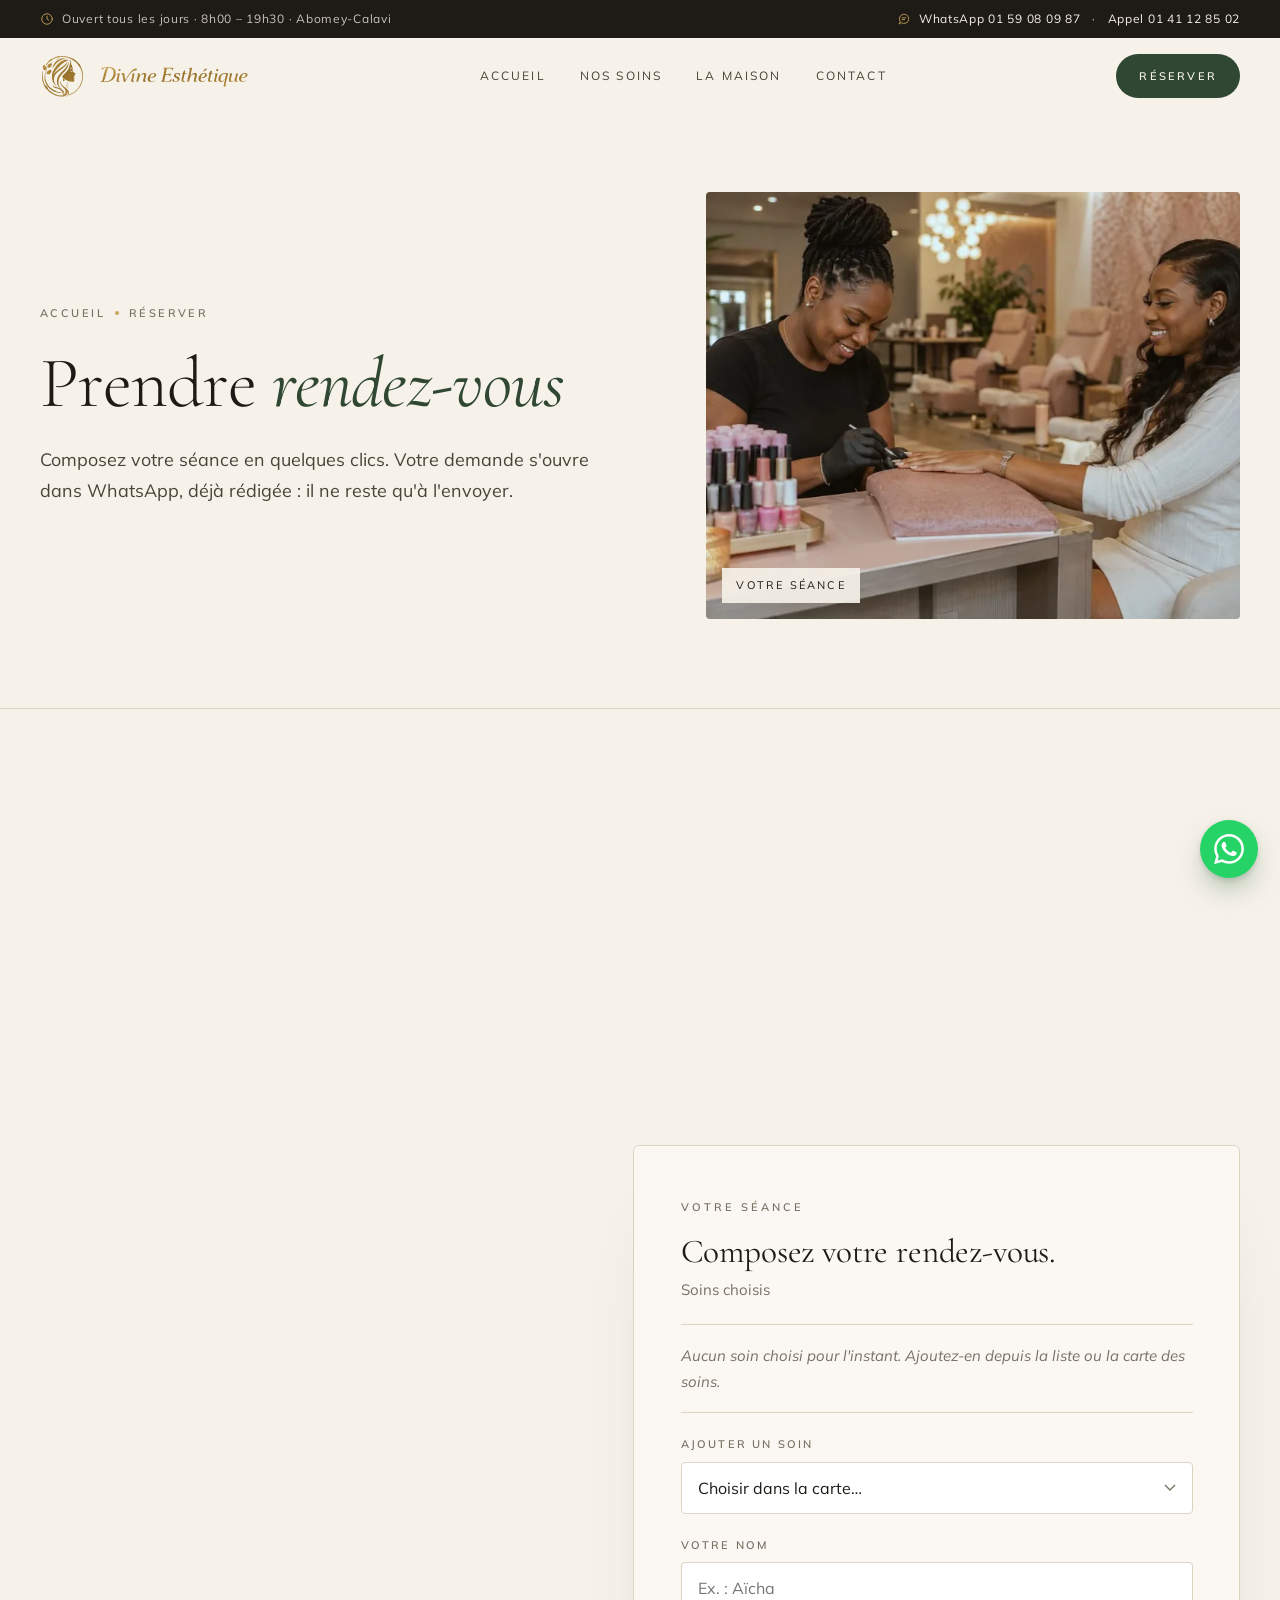
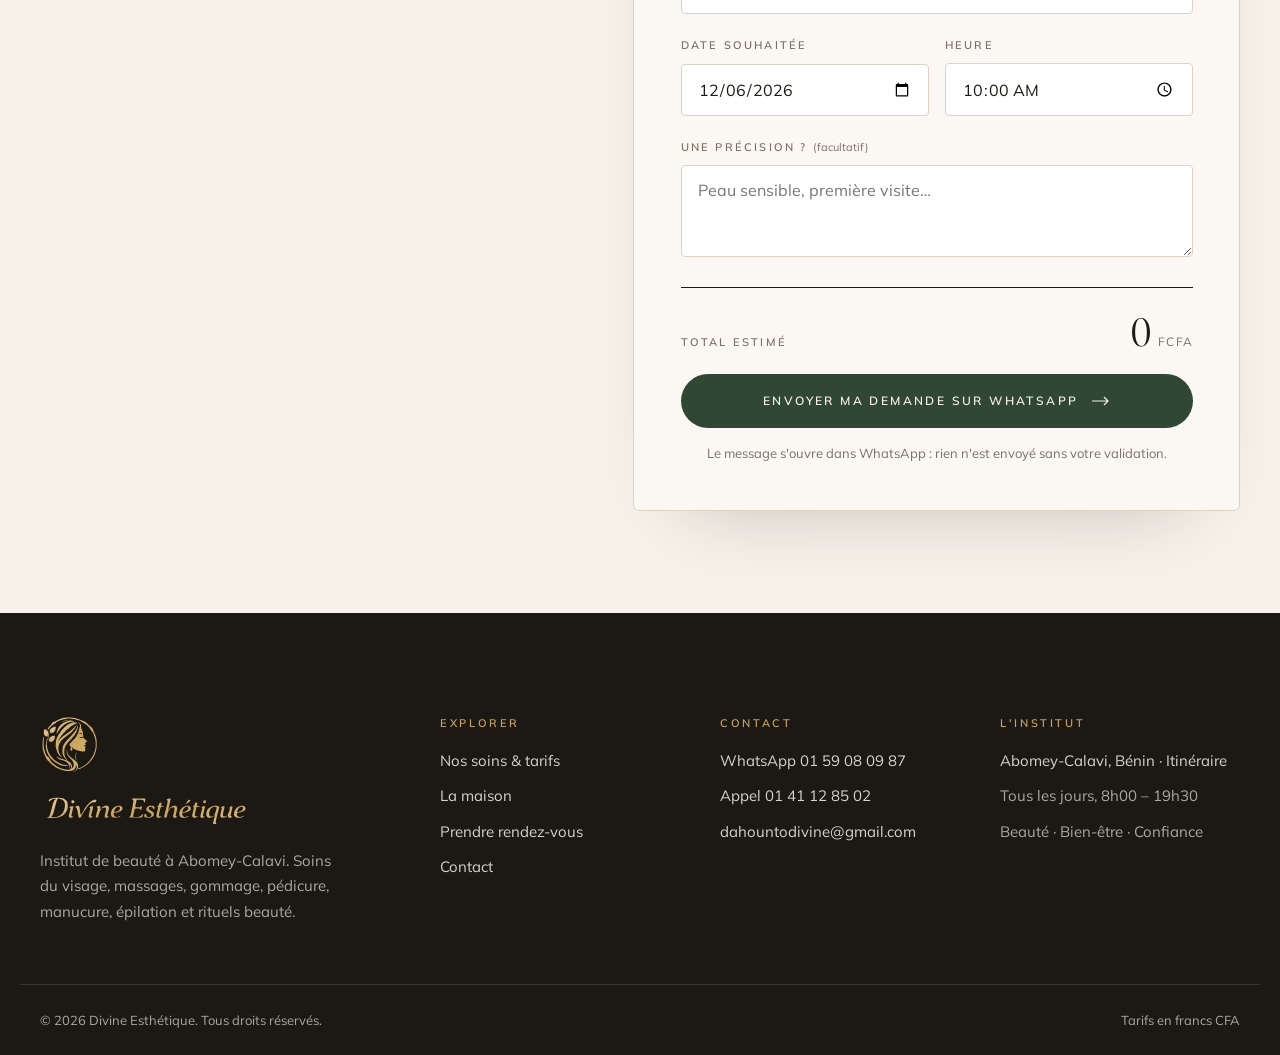
<file: reserver.html>
<!doctype html>
<html lang="fr">
<head>
<meta charset="utf-8">
<meta name="viewport" content="width=device-width, initial-scale=1, viewport-fit=cover">
<title>Prendre rendez-vous · Divine Esthétique, Abomey-Calavi</title>
<meta name="description" content="Réservez votre soin chez Divine Esthétique à Abomey-Calavi : choisissez vos soins et envoyez votre demande sur WhatsApp. Ouvert tous les jours de 8h à 19h30.">
<link rel="canonical" href="https://divine-esthetique.com/reserver.html">
<meta name="robots" content="index, follow, max-image-preview:large">
<meta name="theme-color" content="#f6f1e9">
<meta name="geo.region" content="BJ-AQ">
<meta name="geo.placename" content="Abomey-Calavi">
<meta property="og:type" content="website">
<meta property="og:url" content="https://divine-esthetique.com/reserver.html">
<meta property="og:locale" content="fr_FR">
<meta property="og:site_name" content="Divine Esthétique">
<meta property="og:title" content="Prendre rendez-vous · Divine Esthétique, Abomey-Calavi">
<meta property="og:description" content="Réservez votre soin chez Divine Esthétique à Abomey-Calavi : choisissez vos soins et envoyez votre demande sur WhatsApp. Ouvert tous les jours de 8h à 19h30.">
<meta property="og:image" content="https://divine-esthetique.com/images/og-divine-esthetique-v2.jpg">
<meta property="og:image:width" content="1200">
<meta property="og:image:height" content="630">
<meta property="og:image:alt" content="Divine Esthétique, institut de beauté à Abomey-Calavi : soin du visage en cabine">
<meta name="twitter:card" content="summary_large_image">
<link rel="icon" href="favicon.svg" type="image/svg+xml">
<link rel="apple-touch-icon" href="apple-touch-icon.png">
<link rel="preconnect" href="https://fonts.googleapis.com">
<link rel="preconnect" href="https://fonts.gstatic.com" crossorigin>
<link rel="stylesheet" href="https://fonts.googleapis.com/css2?family=Cormorant+Garamond:ital,wght@0,300;0,400;0,500;1,300;1,400;1,500&family=Mulish:wght@400;500;600;700&display=swap">
<link rel="stylesheet" href="style.css">
<script>(function(d){d.classList.add("js");try{if(matchMedia("(prefers-reduced-motion: reduce)").matches)d.classList.add("rm");else if(!sessionStorage.getItem("de-v")){d.classList.add("first");sessionStorage.setItem("de-v","1")}}catch(e){}})(document.documentElement)</script>
<script type="application/ld+json">{"@context": "https://schema.org", "@graph": [{"@type": "BeautySalon", "@id": "https://divine-esthetique.com/#institut", "name": "Divine Esthétique", "url": "https://divine-esthetique.com/", "description": "Institut de beauté à Abomey-Calavi : soin de visage, massage, gommage, pédicure, manucure, épilation, Vagacial et rituels beauté.", "slogan": "Beauté · Bien-être · Confiance", "image": "https://divine-esthetique.com/images/og-divine-esthetique-v2.jpg", "logo": "https://divine-esthetique.com/apple-touch-icon.png", "telephone": "+229 01 41 12 85 02", "email": "dahountodivine@gmail.com", "contactPoint": [{"@type": "ContactPoint", "telephone": "+229 01 59 08 09 87", "contactType": "reservations", "availableLanguage": "fr", "description": "Réservations sur WhatsApp"}, {"@type": "ContactPoint", "telephone": "+229 01 41 12 85 02", "contactType": "customer service", "availableLanguage": "fr"}], "address": {"@type": "PostalAddress", "addressLocality": "Abomey-Calavi", "addressRegion": "Atlantique", "addressCountry": "BJ"}, "areaServed": {"@type": "City", "name": "Abomey-Calavi"}, "hasMap": "https://maps.app.goo.gl/pyq9rNinhHKbcSz18", "sameAs": ["https://maps.app.goo.gl/pyq9rNinhHKbcSz18"], "openingHoursSpecification": [{"@type": "OpeningHoursSpecification", "dayOfWeek": ["Monday", "Tuesday", "Wednesday", "Thursday", "Friday", "Saturday", "Sunday"], "opens": "08:00", "closes": "19:30"}], "priceRange": "2 000 – 35 000 FCFA", "currenciesAccepted": "XOF", "hasOfferCatalog": {"@type": "OfferCatalog", "name": "Carte des soins", "itemListElement": [{"@type": "OfferCatalog", "name": "Nos soins essentiels", "itemListElement": [{"@type": "Offer", "price": 6000, "priceCurrency": "XOF", "itemOffered": {"@type": "Service", "name": "Soin de visage classique", "description": "Nettoyage, exfoliation douce et masque adapté à votre peau."}}, {"@type": "Offer", "price": 8000, "priceCurrency": "XOF", "itemOffered": {"@type": "Service", "name": "Soin de visage anti taches / acné", "description": "Un soin ciblé pour atténuer les imperfections et unifier le teint."}}, {"@type": "Offer", "price": 8000, "priceCurrency": "XOF", "itemOffered": {"@type": "Service", "name": "Massage relaxant", "description": "Un massage enveloppant pour relâcher le corps et l'esprit."}}, {"@type": "Offer", "price": 8000, "priceCurrency": "XOF", "itemOffered": {"@type": "Service", "name": "Gommage", "description": "Élimine les cellules mortes pour une peau lisse et douce."}}, {"@type": "Offer", "price": 6000, "priceCurrency": "XOF", "itemOffered": {"@type": "Service", "name": "Pédicure", "description": "Bain de pieds, soin des ongles et des cuticules, peau adoucie."}}, {"@type": "Offer", "price": 2000, "priceCurrency": "XOF", "itemOffered": {"@type": "Service", "name": "Manucure", "description": "Ongles limés et mis en forme, cuticules soignées."}}, {"@type": "Offer", "price": 2500, "priceCurrency": "XOF", "itemOffered": {"@type": "Service", "name": "Épilation crème", "description": "Une méthode douce, adaptée aux peaux sensibles."}}, {"@type": "Offer", "price": 5000, "priceCurrency": "XOF", "itemOffered": {"@type": "Service", "name": "Épilation cire", "description": "Un résultat net et plus durable."}}]}, {"@type": "OfferCatalog", "name": "Nos soins prestige", "itemListElement": [{"@type": "Offer", "price": 10000, "priceCurrency": "XOF", "itemOffered": {"@type": "Service", "name": "Pédicure prestige", "description": "Une pédicure plus complète, pour des pieds légers et très doux."}}, {"@type": "Offer", "price": 12000, "priceCurrency": "XOF", "itemOffered": {"@type": "Service", "name": "Massage à la pierre chaude", "description": "La chaleur des pierres détend les muscles en profondeur."}}, {"@type": "Offer", "price": 10000, "priceCurrency": "XOF", "itemOffered": {"@type": "Service", "name": "Vagacial", "description": "Soin intime nettoyant et apaisant, dans le respect de votre confort."}}]}, {"@type": "OfferCatalog", "name": "Nos rituels beauté", "itemListElement": [{"@type": "Offer", "price": 7000, "priceCurrency": "XOF", "itemOffered": {"@type": "Service", "name": "Pédicure + Manucure"}}, {"@type": "Offer", "price": 26000, "priceCurrency": "XOF", "itemOffered": {"@type": "Service", "name": "Soin de visage + Gommage + Massage + Pédicure Manucure"}}, {"@type": "Offer", "price": 20000, "priceCurrency": "XOF", "itemOffered": {"@type": "Service", "name": "Soin de visage + Pédicure Manucure + Gommage"}}, {"@type": "Offer", "price": 20000, "priceCurrency": "XOF", "itemOffered": {"@type": "Service", "name": "Soin de visage + Pédicure Manucure + Massage"}}, {"@type": "Offer", "price": 35000, "priceCurrency": "XOF", "itemOffered": {"@type": "Service", "name": "Soin de visage + Pédicure prestige + Gommage + Massage + Vagacial"}}, {"@type": "Offer", "price": 30000, "priceCurrency": "XOF", "itemOffered": {"@type": "Service", "name": "Soin de visage + Pédicure prestige + Gommage + Massage"}}]}]}}, {"@type": "WebSite", "@id": "https://divine-esthetique.com/#site", "url": "https://divine-esthetique.com/", "name": "Divine Esthétique", "inLanguage": "fr", "publisher": {"@id": "https://divine-esthetique.com/#institut"}}, {"@type": "WebPage", "@id": "https://divine-esthetique.com/reserver.html#page", "url": "https://divine-esthetique.com/reserver.html", "name": "Prendre rendez-vous · Divine Esthétique, Abomey-Calavi", "description": "Réservez votre soin chez Divine Esthétique à Abomey-Calavi : choisissez vos soins et envoyez votre demande sur WhatsApp. Ouvert tous les jours de 8h à 19h30.", "inLanguage": "fr", "isPartOf": {"@id": "https://divine-esthetique.com/#site"}, "about": {"@id": "https://divine-esthetique.com/#institut"}, "primaryImageOfPage": "https://divine-esthetique.com/images/og-divine-esthetique-v2.jpg", "breadcrumb": {"@id": "https://divine-esthetique.com/reserver.html#ariane"}}, {"@type": "BreadcrumbList", "@id": "https://divine-esthetique.com/reserver.html#ariane", "itemListElement": [{"@type": "ListItem", "position": 1, "name": "Accueil", "item": "https://divine-esthetique.com/"}, {"@type": "ListItem", "position": 2, "name": "Réserver", "item": "https://divine-esthetique.com/reserver.html"}]}]}</script>
</head>
<body data-page="reserver">
<svg width="0" height="0" style="position:absolute" aria-hidden="true" focusable="false"><defs>
<linearGradient id="gGold" x1="0" y1="0" x2="1" y2="1"><stop offset="0" stop-color="#c29a48"/><stop offset=".5" stop-color="#96712a"/><stop offset="1" stop-color="#b48b3a"/></linearGradient>
<linearGradient id="gGoldDeep" x1="0" y1="0" x2="1" y2="1"><stop offset="0" stop-color="#b08a3c"/><stop offset=".5" stop-color="#86651f"/><stop offset="1" stop-color="#a07c32"/></linearGradient>
<linearGradient id="gGoldLight" x1="0" y1="0" x2="1" y2="1"><stop offset="0" stop-color="#e6cf9c"/><stop offset=".5" stop-color="#c9a45a"/><stop offset="1" stop-color="#dcc085"/></linearGradient>
<symbol id="emblem" viewBox="0 0 1060 1040"><path fill-rule="evenodd" d="M590.0,1019.0C590.0,1018.1 596.2,1016.0 599.0,1016.0C599.8,1016.0 602.5,1014.9 605.0,1013.6C607.5,1012.3 610.7,1011.0 612.2,1010.6C614.7,1010.0 622.1,1006.0 628.0,1002.0C629.4,1001.0 632.3,999.3 634.5,998.2C638.4,996.2 653.9,981.5 659.2,974.7C662.4,970.7 667.2,960.3 669.7,952.2C671.9,945.0 671.9,921.5 669.6,911.8C667.9,904.5 660.4,889.7 658.6,890.3C658.0,890.5 657.4,892.4 657.2,894.6C656.4,906.4 652.5,929.2 650.4,934.8C647.7,942.1 637.9,959.4 632.9,966.1C628.8,971.4 622.2,977.5 616.0,981.7C608.8,986.5 585.7,997.8 581.4,998.5C579.3,998.9 574.4,1000.0 570.5,1001.0C557.7,1004.4 545.9,1005.2 514.5,1004.7C493.3,1004.4 481.9,1003.8 475.5,1002.7C470.6,1001.8 462.7,1000.6 458.0,1000.0C449.5,998.9 446.8,998.2 422.6,991.6C415.6,989.6 408.8,988.0 407.5,988.0C406.2,988.0 402.8,986.9 399.8,985.5C396.9,984.1 393.7,983.0 392.8,983.0C391.9,983.0 384.8,980.5 377.1,977.5C369.4,974.5 362.5,972.0 361.8,972.0C361.1,972.0 358.4,970.9 355.8,969.5C353.2,968.1 350.5,967.0 349.7,967.0C349.0,967.0 346.2,965.6 343.5,963.9C340.9,962.2 327.2,955.0 313.2,947.8C299.2,940.6 284.3,932.6 280.1,929.9C275.9,927.2 270.3,923.8 267.7,922.2C265.0,920.7 258.7,916.3 253.7,912.5C248.6,908.6 241.8,903.6 238.5,901.3C235.2,899.0 230.9,895.5 229.0,893.5C227.1,891.5 223.9,889.0 222.0,888.0C220.1,887.0 216.5,884.1 214.0,881.5C211.5,879.0 207.5,875.3 205.0,873.4C197.1,867.2 189.1,859.8 178.7,849.0C173.1,843.2 161.5,831.5 152.9,822.9C144.2,814.3 136.0,805.3 134.5,802.9C132.9,800.5 130.3,796.9 128.6,794.9C121.0,786.0 119.0,782.9 116.0,775.5C114.2,771.1 110.7,764.6 108.3,760.9C106.0,757.3 104.0,753.7 104.0,752.9C104.0,752.1 101.9,746.5 99.4,740.5C96.9,734.4 94.2,727.7 93.4,725.5C92.6,723.3 91.5,720.6 90.8,719.5C87.2,713.2 73.9,680.9 68.5,665.3C53.4,621.2 47.1,583.0 46.7,531.5C46.5,505.4 46.8,499.4 50.1,464.0C52.3,440.7 53.9,429.7 57.0,418.0C58.1,413.9 59.9,405.9 61.1,400.3C63.9,387.2 65.9,383.8 70.3,384.2C72.7,384.4 73.8,385.2 74.9,387.4C76.1,390.1 76.0,392.1 73.2,406.9C67.2,439.5 65.6,453.7 65.2,480.2C64.7,511.6 66.3,547.9 69.0,563.5C70.1,570.1 71.0,577.2 71.0,579.3C71.0,581.4 71.7,585.9 72.5,589.3C73.3,592.7 74.9,599.5 76.1,604.5C77.3,609.5 79.1,617.1 80.1,621.5C81.1,625.9 82.9,632.4 84.0,636.0C85.2,639.6 89.1,651.7 92.7,663.0C99.2,683.6 112.6,714.5 115.8,716.4C116.6,716.8 117.8,718.0 118.6,718.9C119.4,719.8 121.8,722.6 124.0,725.1C126.2,727.6 128.0,730.3 128.0,730.9C128.0,733.3 140.2,745.0 142.6,745.0C143.8,745.0 146.1,746.1 147.7,747.4C149.2,748.7 151.6,750.1 152.9,750.5C154.5,751.0 156.1,753.1 158.0,757.4C159.5,760.7 161.7,764.3 162.9,765.4C164.0,766.4 165.4,768.7 166.0,770.5C166.7,772.6 168.1,774.2 169.8,774.9C171.3,775.5 174.1,778.1 176.0,780.6C177.9,783.1 180.5,786.4 181.8,788.0C184.9,791.9 186.1,796.3 185.4,801.4C184.9,804.9 185.3,806.2 187.9,810.0C189.6,812.5 191.0,815.0 191.0,815.6C191.0,816.2 192.1,817.6 193.5,818.8C194.9,820.0 196.0,821.8 196.0,822.7C196.0,823.6 199.3,827.7 203.2,831.6C207.2,835.6 211.7,840.1 213.1,841.7C214.5,843.2 218.7,847.6 222.6,851.3C226.4,855.1 230.2,858.8 231.0,859.6C238.8,867.4 256.2,881.6 263.9,886.5C266.5,888.1 269.9,890.5 271.6,891.8C273.2,893.1 278.7,896.9 283.9,900.3C302.0,912.3 303.7,913.5 307.4,916.7C309.4,918.5 315.4,922.1 320.8,924.7C326.1,927.2 336.3,932.5 343.3,936.3C350.3,940.1 358.7,944.1 361.8,945.0C364.9,946.0 372.8,949.1 379.2,951.9C385.7,954.7 391.5,957.0 392.1,957.0C392.7,957.0 395.8,958.1 398.9,959.4C404.7,961.9 427.4,969.0 439.5,972.0C443.4,973.0 453.9,975.0 463.0,976.4C472.1,977.9 482.0,979.6 485.0,980.3C492.1,981.9 523.7,981.8 526.6,980.2C527.7,979.6 532.9,978.2 538.1,977.1C549.6,974.6 560.1,971.7 561.8,970.7C563.7,969.5 563.2,967.0 561.1,967.0C560.0,967.0 558.0,966.6 556.6,966.0L554.0,965.0L557.5,960.4C562.0,954.5 565.0,948.7 565.0,945.8C565.1,944.5 565.7,942.4 566.5,941.0C570.5,934.0 567.1,915.1 558.9,899.1C553.8,889.0 540.6,877.3 544.8,886.5C547.0,891.3 549.1,903.5 549.6,915.0C550.2,926.2 550.1,926.8 546.6,938.5C544.5,945.1 542.2,951.5 541.4,952.8C539.5,955.7 537.4,955.1 537.7,951.9C537.8,950.6 538.4,944.1 539.0,937.5C540.5,920.8 537.9,906.4 531.5,896.8C530.1,894.7 529.0,892.3 529.0,891.5C529.0,889.2 525.4,882.5 522.1,878.7C520.5,876.9 516.3,871.5 512.8,866.8C499.4,848.6 470.4,827.4 451.3,821.7C448.4,820.8 444.1,819.0 441.7,817.6C439.3,816.2 436.6,815.0 435.7,815.0C434.8,815.0 430.1,813.7 425.3,812.0C420.4,810.4 412.9,808.4 408.5,807.5C397.2,805.4 389.1,803.4 376.5,799.5C370.4,797.6 364.1,795.8 362.3,795.5C360.6,795.1 358.6,794.2 357.9,793.4C357.3,792.6 353.3,790.2 349.1,788.0C327.8,776.9 307.0,753.4 302.6,735.8C301.6,731.3 304.3,732.3 310.8,738.8C318.3,746.2 332.3,756.0 342.0,760.7C356.6,767.7 361.9,770.0 363.0,770.0C363.7,770.0 368.6,771.8 373.9,773.9C379.2,776.0 386.2,778.1 389.5,778.5C392.8,778.9 399.6,780.2 404.5,781.5C409.4,782.8 416.2,784.3 419.5,785.0C425.8,786.2 435.1,788.9 443.5,792.0C446.2,793.0 454.1,795.7 461.0,797.9C477.3,803.2 488.7,808.0 497.0,813.0C500.6,815.2 504.3,817.0 505.2,817.0C506.1,817.0 508.1,818.0 509.7,819.3C511.2,820.6 513.8,822.4 515.4,823.4C517.1,824.5 522.8,829.1 528.3,833.7C533.7,838.3 539.9,843.2 541.9,844.5C549.4,849.4 563.6,865.1 568.8,874.5C571.6,879.5 574.8,884.8 576.0,886.3C581.4,893.2 585.6,913.4 584.6,928.0C584.1,936.4 583.5,938.5 580.0,945.5C577.9,949.9 574.1,955.8 571.6,958.7C564.9,966.2 565.5,967.8 573.3,963.9C580.4,960.3 591.2,951.6 596.8,944.9C605.3,934.7 609.7,926.3 613.6,912.8C616.8,901.5 617.1,899.4 617.1,887.5C617.1,867.4 614.4,856.1 606.1,841.0C594.5,819.9 590.8,815.2 567.4,791.1C525.8,748.3 510.1,728.2 496.0,699.5C490.9,689.3 487.3,665.8 488.3,649.2C488.7,640.9 491.6,616.2 492.6,611.0C493.8,605.6 494.9,612.0 495.9,629.6C496.9,647.3 499.0,660.4 503.0,673.5C506.1,683.4 513.0,697.1 517.5,701.9C519.8,704.4 522.8,708.6 524.3,711.1C527.6,716.9 540.8,731.3 551.9,741.1C556.5,745.2 563.7,751.6 568.0,755.5C578.8,765.2 582.1,767.9 601.5,782.4C610.9,789.5 619.9,796.5 621.5,798.0C623.1,799.6 626.4,802.1 628.7,803.7C634.6,807.6 650.6,821.9 660.6,832.1C684.0,855.9 698.6,888.6 697.9,915.5C697.7,925.1 695.2,938.6 692.9,942.9C691.9,944.9 691.0,947.2 691.0,948.0C691.0,948.8 689.6,951.5 688.0,954.0C686.3,956.5 684.0,960.5 682.9,962.9C680.1,969.2 660.7,988.3 649.7,995.6C640.4,1001.8 631.8,1006.8 626.0,1009.5C624.1,1010.3 619.9,1012.4 616.7,1014.1C613.5,1015.8 608.5,1017.8 605.7,1018.6C599.7,1020.2 590.0,1020.5 590.0,1019.0Z M692.0,972.0C685.8,965.8 691.9,961.4 721.0,950.6C726.2,948.7 732.3,946.4 734.5,945.5C736.7,944.6 739.8,943.3 741.5,942.7C746.8,940.6 769.4,928.7 772.5,926.4C774.1,925.2 777.3,923.5 779.5,922.6C781.7,921.6 784.4,920.0 785.5,919.0C786.6,918.0 789.1,916.4 791.1,915.6C793.1,914.8 798.5,911.3 803.3,907.8C808.0,904.3 814.1,899.9 817.0,898.0C830.2,889.0 844.3,878.0 853.0,870.0C858.2,865.2 863.2,860.9 864.1,860.4C866.6,859.0 897.8,828.4 903.5,821.7C918.7,803.9 942.9,770.9 945.7,764.2C946.5,762.2 948.2,759.4 949.5,758.0C950.8,756.6 956.5,746.4 962.2,735.3C967.9,724.1 973.7,712.6 975.2,709.8C976.7,706.9 978.4,702.7 979.1,700.5C979.7,698.3 981.7,693.1 983.5,689.0C985.3,684.9 987.7,679.2 988.8,676.5C990.0,673.8 992.3,668.3 993.9,664.4C995.6,660.4 998.3,651.9 1000.0,645.4C1001.7,638.8 1003.7,632.1 1004.4,630.5C1005.2,628.9 1006.1,625.2 1006.5,622.5C1006.9,619.8 1008.2,613.2 1009.5,608.0C1011.8,598.6 1012.2,596.2 1016.1,568.0C1020.1,540.1 1019.6,473.0 1015.4,460.2C1014.6,457.9 1014.0,454.0 1014.0,451.6C1014.0,443.6 1009.2,419.6 1004.2,402.5C1001.4,393.1 998.3,381.6 997.1,376.9C996.0,372.1 993.2,363.8 990.9,358.4C988.6,352.9 985.7,345.4 984.4,341.5C981.0,331.7 979.1,327.4 974.8,320.3C972.8,316.9 969.7,311.5 968.0,308.3C962.4,298.0 959.4,293.1 956.9,290.3C955.5,288.7 950.9,282.2 946.6,275.8C942.3,269.3 938.5,264.0 938.1,264.0C937.7,264.0 935.7,261.6 933.5,258.7C931.4,255.9 928.5,252.3 927.1,250.9C919.1,242.7 917.2,240.2 916.5,237.3C916.1,235.4 913.1,231.0 908.9,226.3C905.1,222.0 900.7,216.2 899.0,213.4C895.3,207.1 878.4,186.0 875.6,184.1C874.4,183.3 871.2,180.5 868.5,177.8C861.3,170.9 845.6,157.4 842.3,155.4C840.8,154.4 837.0,151.7 834.0,149.4C828.1,144.9 811.8,134.9 803.2,130.6C800.3,129.1 796.9,126.8 795.7,125.4C793.0,122.3 785.3,117.8 777.9,115.0C774.7,113.9 770.2,111.2 767.7,109.0C765.2,106.8 761.1,104.1 758.6,103.0C756.0,101.9 750.5,99.0 746.3,96.4C738.2,91.5 735.5,90.2 718.5,83.3C712.5,80.8 705.2,77.9 702.5,76.8C699.8,75.6 693.9,73.7 689.5,72.5C685.1,71.2 677.6,68.8 672.8,67.1C668.0,65.4 657.9,62.6 650.3,61.0C642.7,59.4 632.5,57.2 627.5,56.1C615.7,53.6 595.3,50.5 573.5,48.1C550.1,45.4 500.8,46.2 485.5,49.5C481.6,50.3 471.5,51.9 463.0,53.1C442.7,55.8 430.9,58.2 417.5,62.5C411.4,64.4 405.4,66.0 404.0,66.0C402.6,66.0 400.6,66.6 399.5,67.4C398.4,68.1 394.8,69.3 391.5,70.0C388.2,70.7 382.6,72.5 379.0,74.0C375.4,75.6 371.1,77.2 369.5,77.6C367.9,78.0 364.0,79.5 361.0,81.0C358.0,82.5 352.8,84.8 349.6,86.1C339.4,90.2 307.7,106.2 302.5,109.9C299.8,111.8 295.9,114.8 294.0,116.5C292.1,118.2 289.1,120.1 287.3,120.9C285.5,121.6 283.7,123.4 283.0,125.1C281.6,128.4 272.5,137.0 270.4,137.0C269.7,137.0 266.1,139.2 262.5,142.0C252.4,149.6 245.1,154.4 238.4,157.8C235.0,159.5 230.1,162.3 227.5,164.1C222.0,167.8 201.3,187.1 197.0,192.5C195.3,194.6 193.0,197.3 191.8,198.5C190.5,199.8 187.7,203.0 185.5,205.6C183.3,208.2 179.8,212.3 177.6,214.7C175.5,217.1 172.6,220.8 171.1,222.9C166.1,230.4 151.8,247.1 149.5,248.2C144.2,250.6 138.0,246.3 138.0,240.3C138.0,236.4 142.9,227.8 150.1,219.0C152.1,216.5 156.3,211.1 159.3,207.0C167.9,195.4 176.2,185.0 180.0,181.1C181.9,179.1 185.6,174.9 188.2,171.6C193.4,165.2 199.2,158.6 208.9,148.0C212.4,144.2 216.7,139.1 218.4,136.7C228.4,122.6 232.3,118.0 236.8,115.4C239.4,114.0 242.4,111.9 243.5,110.9C244.6,110.0 248.2,108.2 251.5,106.9C254.8,105.7 257.9,104.4 258.5,104.0C259.1,103.6 261.8,102.7 264.7,102.1C269.5,101.1 293.4,89.9 299.0,85.9C301.3,84.3 308.7,80.4 337.9,65.4C343.6,62.4 349.4,60.0 350.8,60.0C352.1,60.0 354.7,59.1 356.5,58.0C360.3,55.6 397.4,43.2 404.0,42.0C409.5,41.0 436.4,34.4 440.5,33.0C442.1,32.4 450.7,31.0 459.5,29.8C473.9,27.9 480.1,27.6 520.5,27.7C560.7,27.7 567.3,27.9 582.5,29.9C591.9,31.0 601.8,32.3 604.5,32.5C607.2,32.8 612.2,33.5 615.5,34.0C618.8,34.5 628.0,35.8 636.0,37.0C644.0,38.2 653.4,40.0 657.0,41.0C660.6,42.1 670.7,45.0 679.5,47.5C688.3,50.1 697.1,52.7 699.0,53.4C700.9,54.2 706.1,55.7 710.5,56.9C714.9,58.2 721.2,60.3 724.5,61.7C733.8,65.6 752.6,72.8 762.0,76.2C766.7,77.9 771.6,80.0 773.0,80.9C775.8,82.8 778.1,83.9 789.8,88.6C794.4,90.5 799.2,92.0 800.4,92.0C801.7,92.0 803.2,92.6 803.8,93.3C805.4,95.2 815.9,99.8 820.1,100.5C822.9,100.9 824.4,101.9 826.4,105.0C828.3,107.8 829.7,109.0 831.5,109.0C833.2,109.0 835.7,111.0 840.2,116.0C845.0,121.4 847.4,123.3 850.5,124.1C854.5,125.2 858.0,127.5 858.0,129.2C858.0,131.1 866.3,139.9 869.2,141.1C870.9,141.8 873.0,143.5 873.9,145.0C876.8,149.8 882.5,155.5 887.1,158.2C889.8,159.8 892.8,162.8 894.6,165.5C897.5,170.2 904.0,174.6 906.5,173.6C907.2,173.4 908.7,175.0 910.1,177.8C911.4,180.4 913.6,183.0 914.9,183.6C916.2,184.3 919.3,186.8 921.9,189.2C924.4,191.7 928.3,195.0 930.5,196.6C935.1,199.9 956.0,220.9 956.0,222.1C956.0,222.6 958.5,225.7 961.5,229.0C968.7,236.9 974.5,248.6 973.6,253.8C972.9,258.2 974.6,264.9 977.0,267.0C977.9,267.9 978.9,270.8 979.3,273.8C979.7,277.2 982.1,283.5 986.5,292.5C990.1,300.0 993.0,306.8 993.0,307.8C993.0,308.8 994.5,312.1 996.3,315.1C1001.0,323.0 1004.4,330.3 1007.8,340.5C1009.5,345.4 1012.2,352.5 1013.9,356.2C1019.3,368.2 1027.8,401.9 1030.0,419.5C1030.6,424.5 1031.3,429.2 1031.5,430.0C1032.2,432.3 1034.0,455.4 1035.0,473.5C1036.9,511.0 1036.2,538.6 1032.0,580.5C1030.5,596.4 1026.4,617.3 1022.0,632.0C1020.9,635.6 1019.3,641.6 1018.4,645.5C1016.3,654.7 1011.4,670.5 1008.9,675.6C1007.9,677.8 1007.0,680.4 1007.0,681.3C1007.0,682.2 1003.8,690.5 999.9,699.7C996.0,709.0 991.7,719.3 990.4,722.7C989.1,726.2 986.9,730.7 985.6,732.9C984.2,735.0 982.4,738.4 981.6,740.4C980.8,742.4 978.6,746.4 976.7,749.3C974.8,752.1 971.6,757.4 969.6,761.0C967.6,764.6 963.0,771.5 959.5,776.5C956.0,781.5 950.3,789.5 946.8,794.4C937.4,807.8 918.1,830.7 905.8,843.1C902.1,846.9 898.3,851.1 897.4,852.5C893.8,858.0 854.5,892.0 842.7,900.0C839.8,901.9 833.8,906.2 829.5,909.6C825.1,913.0 819.5,916.7 817.0,918.0C814.5,919.2 810.9,921.5 809.0,922.9C807.1,924.4 803.2,926.9 800.5,928.5C797.8,930.0 794.6,932.0 793.5,933.0C789.8,936.2 756.6,952.1 742.2,957.5C738.8,958.9 732.2,961.7 727.7,964.0C723.0,966.3 714.4,969.3 707.3,971.0C692.9,974.6 694.5,974.5 692.0,972.0Z M430.0,910.0C419.3,908.2 409.8,906.3 394.0,902.6C390.4,901.8 383.2,899.5 378.0,897.7C372.8,895.8 366.9,894.0 364.9,893.6C362.8,893.2 359.5,891.8 357.4,890.3C355.2,888.9 351.7,887.3 349.5,886.8C347.4,886.3 343.1,884.4 340.0,882.6C334.6,879.3 312.6,868.0 311.7,868.0C311.2,868.0 305.3,864.1 281.0,848.1C278.0,846.1 273.7,843.0 271.6,841.3C269.4,839.5 267.1,838.0 266.4,838.0C265.0,838.0 255.7,830.6 245.5,821.2C241.7,817.7 235.2,811.8 231.2,808.2C220.0,798.0 191.2,769.1 188.2,765.1C186.7,763.1 183.4,758.9 180.8,755.7C178.1,752.5 176.0,749.5 176.0,749.0C176.0,748.6 173.8,745.8 171.2,742.8C165.5,736.5 156.6,723.0 154.6,717.4C153.8,715.3 148.7,704.3 143.3,693.0C137.8,681.7 132.8,670.7 132.1,668.5C131.4,666.3 128.8,659.3 126.4,653.0C124.0,646.7 121.7,639.9 121.4,638.0C121.0,636.1 120.0,633.1 119.0,631.5C118.0,629.9 117.0,626.5 116.6,624.0C116.2,621.5 115.0,616.6 114.0,613.0C111.7,605.4 110.0,592.5 107.1,561.5C105.7,547.4 107.1,513.3 109.4,504.1C110.2,501.0 111.3,494.0 112.0,488.5C112.6,483.0 113.7,476.0 114.5,473.0C115.2,470.0 116.1,465.2 116.5,462.5C116.9,459.8 117.7,456.6 118.3,455.5C118.9,454.4 120.6,449.4 122.1,444.5C126.0,431.4 130.5,420.3 134.2,414.6C135.9,411.8 139.4,405.7 142.0,401.0C144.6,396.3 148.1,390.2 149.8,387.5C151.6,384.8 153.8,381.1 154.8,379.5C155.7,377.9 158.7,374.2 161.4,371.5C165.5,367.4 166.5,366.8 166.8,368.3C167.2,370.0 160.3,385.9 157.0,391.0C152.4,397.9 140.5,423.2 139.5,427.9C139.1,429.7 137.8,433.5 136.5,436.4C135.3,439.2 134.0,443.5 133.6,446.0C133.2,448.5 132.1,453.2 131.0,456.5C126.3,471.2 124.5,486.9 124.6,513.5C124.6,533.9 124.9,539.5 126.3,544.2C127.2,547.3 128.0,552.0 128.0,554.8C128.0,559.7 131.9,583.4 134.1,592.0C134.8,594.5 137.3,603.0 139.7,610.8C142.0,618.7 144.0,625.7 144.0,626.3C144.0,628.7 158.9,664.4 163.5,673.1C164.9,675.7 166.0,678.5 166.0,679.4C166.0,681.3 174.8,696.2 179.7,702.6C181.5,705.0 184.0,709.1 185.4,711.7C186.7,714.3 190.1,719.2 192.9,722.5C195.7,725.7 198.0,728.7 198.0,729.0C198.0,730.5 226.3,765.0 232.9,771.5C234.5,773.1 240.0,778.7 245.1,783.8C250.2,788.9 259.5,796.9 265.9,801.7C272.3,806.5 278.8,811.5 280.3,812.9C281.9,814.3 288.0,818.9 293.9,823.0C299.9,827.1 306.5,831.8 308.6,833.3C312.9,836.5 326.8,844.3 343.5,853.0C349.6,856.2 355.9,859.5 357.5,860.4C359.1,861.3 365.7,864.3 372.0,867.0C378.3,869.8 385.8,873.2 388.5,874.5C402.8,881.4 433.1,889.4 460.0,893.2C474.9,895.3 503.4,896.1 517.2,894.9C520.8,894.6 524.4,894.6 525.0,895.0C525.7,895.4 521.4,898.1 514.5,901.5C499.1,909.0 488.5,911.0 461.0,911.6C445.2,911.9 439.3,911.6 430.0,910.0Z M494.3,804.7C487.7,802.0 484.6,799.4 465.5,780.6C456.0,771.2 448.4,762.8 445.6,758.5C443.1,754.6 439.5,749.4 437.7,746.8C435.8,744.2 433.2,739.6 432.0,736.5C430.7,733.3 427.7,727.3 425.3,723.1C422.9,718.9 420.7,714.4 420.4,713.0C420.2,711.6 418.4,705.5 416.4,699.4C411.7,684.4 410.4,676.3 409.0,650.5C407.0,614.9 410.7,579.9 418.4,560.6C419.8,557.0 421.0,553.5 421.0,552.6C421.0,547.7 439.8,508.1 444.6,502.8C445.8,501.5 447.5,498.9 448.5,497.0C449.4,495.1 455.5,486.5 461.8,478.0C475.8,459.4 502.9,430.0 541.6,391.5C557.1,376.1 572.4,360.4 575.6,356.5C578.7,352.6 584.1,346.5 587.4,342.9C603.2,325.7 617.1,309.1 622.9,300.7C624.7,298.1 627.6,294.5 629.3,292.7C634.6,287.3 639.5,280.9 643.7,273.5C646.0,269.6 649.1,264.7 650.7,262.5C652.3,260.3 655.5,254.4 657.9,249.5C660.2,244.6 665.1,234.7 668.7,227.5C672.3,220.3 676.0,212.2 677.0,209.5C678.0,206.8 680.2,200.7 681.8,196.0C683.5,191.3 685.6,185.0 686.4,181.9C687.3,178.8 688.9,175.2 689.9,173.9L691.9,171.5L693.5,175.4C695.4,179.8 694.9,195.1 692.5,205.0C691.8,208.0 690.9,212.5 690.6,215.0C690.2,217.4 688.8,223.3 687.6,228.0C686.3,232.7 684.5,239.2 683.7,242.5C682.3,248.0 676.6,264.0 669.2,283.1C666.0,291.5 655.1,312.7 651.5,317.5C650.3,319.1 647.9,323.2 646.1,326.5C642.4,333.6 637.1,341.8 631.4,349.2C629.2,352.1 626.7,355.6 626.0,357.0C623.3,362.4 612.0,376.1 601.0,387.5C598.4,390.2 594.8,394.5 593.1,397.0C591.3,399.5 587.7,403.8 584.9,406.5C582.1,409.2 572.8,418.9 564.2,428.0C555.6,437.1 544.0,449.1 538.5,454.7C533.0,460.4 526.2,467.6 523.3,470.8C520.4,473.9 515.7,479.2 512.7,482.5C509.7,485.8 504.6,492.1 501.4,496.4C498.2,500.7 493.9,506.4 492.0,508.9C486.7,515.8 480.7,525.5 475.5,535.5C472.9,540.5 469.5,546.0 467.9,547.8C466.3,549.6 465.0,551.8 465.0,552.6C465.0,553.5 462.9,559.4 460.4,565.8C454.4,581.1 450.3,593.5 449.7,598.5C449.4,600.7 448.0,609.5 446.5,618.0C444.0,632.6 443.8,634.8 444.3,657.0C444.7,674.3 445.3,683.8 446.9,693.0C448.0,699.9 449.0,707.4 449.0,709.8C449.0,712.1 449.9,715.8 451.0,718.0C452.1,720.2 453.0,722.7 453.0,723.5C453.0,728.4 473.0,768.5 478.8,775.3C481.3,778.1 484.4,782.3 485.8,784.5C487.1,786.7 489.9,790.3 492.0,792.5C496.9,797.7 501.4,805.0 500.3,806.0C499.9,806.5 497.1,805.9 494.3,804.7Z M671.5,802.8C668.0,800.9 662.0,794.8 655.3,786.3C650.1,779.6 648.4,776.4 646.3,769.8C643.8,761.8 643.8,760.9 644.3,741.5L644.8,721.5L650.3,705.5C653.4,696.7 657.4,686.8 659.4,683.5C665.0,674.1 674.0,662.3 676.6,661.1C677.9,660.5 679.0,660.2 679.0,660.4C679.0,660.7 675.9,666.8 672.2,674.2C657.4,703.2 654.5,713.9 654.7,739.5C654.8,765.4 658.7,779.0 669.9,792.6C676.4,800.5 677.3,806.0 671.5,802.8Z M393.5,753.4C386.0,748.0 349.0,712.0 349.0,710.0C349.0,709.5 346.2,705.6 342.7,701.3C333.4,689.8 323.1,674.0 321.5,668.8C321.1,667.6 319.5,664.0 318.0,661.0C314.5,654.1 310.1,642.2 306.5,630.5C305.0,625.5 301.8,615.6 299.5,608.5C289.2,577.1 286.2,552.4 287.4,509.0C288.5,471.4 291.3,451.0 298.0,431.0C306.4,405.8 312.2,391.9 319.8,377.8C322.6,372.5 325.0,367.8 325.0,367.5C325.0,367.1 326.5,364.8 328.2,362.2C331.5,357.6 336.1,349.5 343.9,334.7C346.2,330.4 350.7,322.9 354.0,318.2C371.4,292.6 380.3,280.3 387.5,271.5C391.9,266.2 397.4,259.3 399.8,256.3C407.7,246.0 437.9,214.0 439.8,214.0C440.3,214.0 441.3,212.8 442.1,211.3C442.9,209.9 445.3,207.4 447.5,205.8C449.7,204.2 454.4,200.1 458.0,196.7C470.0,185.4 488.6,170.5 497.9,164.8C500.8,163.0 506.6,159.2 510.9,156.4C515.1,153.6 520.1,150.5 522.0,149.5C523.9,148.6 526.4,147.0 527.5,146.0C534.1,140.2 581.8,121.2 596.6,118.6C601.5,117.7 608.4,116.3 612.0,115.5C634.0,110.7 655.8,113.6 673.2,123.7C687.5,132.1 687.3,136.0 672.6,136.0C665.1,136.0 661.9,136.5 654.9,138.9C638.0,144.7 602.0,163.6 585.0,175.7C580.3,179.0 575.4,182.3 574.0,183.0C572.6,183.7 569.6,185.9 567.4,187.9C565.1,189.9 560.6,193.4 557.4,195.7C554.1,198.0 547.6,203.4 542.8,207.7C527.8,221.1 517.9,229.4 514.5,231.5C512.7,232.6 506.8,237.8 501.4,243.1C489.8,254.4 479.1,264.0 478.0,264.0C475.3,264.0 402.8,342.9 395.3,354.1C393.6,356.6 391.4,359.2 390.5,360.0C389.5,360.8 387.0,364.1 384.7,367.5C382.5,370.8 379.0,375.3 377.1,377.5C375.1,379.7 371.1,385.3 368.2,390.0C365.3,394.7 359.8,403.4 356.0,409.5C341.8,432.1 329.2,458.3 327.5,469.0L326.8,473.5L329.2,471.2C330.6,470.0 332.3,467.7 333.1,466.2C334.5,463.4 338.5,457.1 344.2,448.7C352.0,437.2 364.8,422.4 379.6,407.9C396.2,391.5 411.4,377.8 416.5,374.6C418.1,373.5 420.1,371.8 420.8,370.8C421.6,369.8 423.9,367.8 426.0,366.5C428.1,365.2 432.1,362.1 434.8,359.8C437.6,357.4 441.5,354.4 443.5,353.0C445.6,351.6 449.1,348.9 451.4,346.9C455.2,343.5 462.4,338.5 470.4,333.5C472.2,332.4 475.1,330.3 476.8,328.8C478.5,327.4 482.8,324.5 486.2,322.4C492.0,319.0 496.6,315.5 513.3,302.3C516.4,299.8 522.0,295.8 525.8,293.4C533.9,288.2 542.4,282.0 555.0,271.9C560.2,267.8 566.5,263.0 569.0,261.3C571.5,259.6 576.6,255.4 580.5,252.0C584.4,248.6 589.7,244.0 592.4,241.7C608.3,227.9 627.6,208.5 635.7,197.8C637.2,195.8 642.7,188.6 647.9,181.8C658.7,167.5 661.9,164.0 663.7,164.0C667.7,164.0 665.7,172.9 658.3,188.0C646.2,212.9 634.0,232.6 621.9,246.4C620.0,248.7 616.2,253.4 613.5,257.0C607.5,264.9 573.7,299.0 566.0,304.8C563.0,307.1 557.8,311.4 554.4,314.3C541.4,325.5 534.1,331.6 531.2,333.5C525.7,337.1 518.7,342.4 512.6,347.5C509.3,350.2 503.8,354.5 500.3,357.0C496.9,359.5 489.0,365.1 482.9,369.5C476.8,373.9 468.2,380.5 463.8,384.2C459.5,387.9 454.3,392.2 452.2,393.7C450.2,395.3 442.8,401.4 435.8,407.5C428.9,413.6 419.9,421.2 416.0,424.5C412.0,427.8 403.4,436.6 396.7,444.0C383.4,458.9 377.5,467.2 360.9,495.0C359.1,498.0 356.6,502.0 355.3,503.9C354.0,505.8 353.0,508.0 353.0,509.0C353.0,509.9 351.9,512.8 350.5,515.4C347.1,521.9 340.1,545.3 338.4,556.4C334.0,584.3 336.2,623.0 343.6,648.0C351.6,674.8 356.9,687.6 365.1,700.3C368.3,705.3 371.0,709.9 371.0,710.5C371.0,711.5 373.2,715.0 383.9,730.9C385.2,732.9 389.1,737.7 392.4,741.7C402.9,754.0 405.1,757.8 402.4,758.7C401.8,758.9 397.8,756.5 393.5,753.4Z M771.5,647.0C767.1,646.5 761.4,645.7 758.9,645.1C756.3,644.5 750.0,643.6 744.9,643.0C732.6,641.7 692.4,631.8 679.0,626.8C673.2,624.6 666.0,622.0 662.9,621.1C659.9,620.1 656.3,618.6 654.9,617.7C653.6,616.8 650.7,615.4 648.5,614.6C646.3,613.9 639.8,610.6 634.0,607.5C628.2,604.3 621.5,600.7 619.0,599.5C616.4,598.2 611.5,594.4 608.0,591.0C604.4,587.6 599.5,583.8 597.0,582.5C594.5,581.2 591.5,578.6 590.2,576.7C587.8,573.1 581.6,569.1 580.3,570.3C579.2,571.4 582.6,580.6 586.5,587.0C599.4,608.3 593.5,631.9 575.3,632.0C562.9,632.0 556.7,628.0 553.4,617.7C551.3,610.9 551.9,606.2 556.6,595.0C561.9,582.2 566.0,570.0 566.0,566.9C566.0,563.3 563.4,560.3 558.0,557.6C552.9,555.1 547.5,548.6 542.8,539.5C538.3,530.8 537.7,520.6 541.4,512.8C542.8,509.8 544.0,507.0 544.0,506.7C544.0,506.3 547.3,501.6 551.4,496.2C556.0,490.1 566.1,479.5 578.6,467.5C609.0,438.3 631.1,415.1 641.9,401.0C643.8,398.5 647.7,394.0 650.6,391.0C653.4,387.9 656.7,383.5 657.9,381.2C659.1,378.8 660.7,376.7 661.5,376.4C663.5,375.6 670.6,363.8 678.5,348.0C682.2,340.6 686.6,332.0 688.1,329.0C689.7,326.0 691.7,321.0 692.6,318.0C693.5,315.0 695.7,308.9 697.4,304.5C700.9,296.0 702.3,291.4 704.5,281.0C705.2,277.4 707.2,270.8 708.8,266.3C710.4,261.9 712.1,256.2 712.5,253.8C712.9,251.5 714.2,244.8 715.5,239.0C716.7,233.2 718.3,225.8 718.9,222.6C719.5,219.3 721.7,213.0 723.9,208.6C729.7,196.7 731.5,185.0 730.1,169.2C729.5,162.5 728.6,156.0 728.1,154.7C727.3,152.7 721.5,143.5 713.3,131.5C712.1,129.7 709.6,127.3 707.7,126.1C704.5,124.1 703.0,122.2 703.0,119.9C703.0,118.0 709.8,119.0 713.1,121.5C715.0,122.8 717.6,124.7 719.0,125.7C720.4,126.6 723.7,129.4 726.4,131.7C729.0,134.1 731.6,136.0 732.1,136.0C732.6,136.0 733.7,137.5 734.6,139.2C735.5,141.0 737.7,144.1 739.5,146.1C744.0,151.1 748.5,163.6 750.3,176.0C751.5,184.6 751.6,189.6 750.8,203.8L749.8,221.0L752.3,225.3C755.6,231.1 761.4,240.7 764.4,245.5C768.7,252.5 777.1,275.0 780.7,289.0C784.2,303.1 787.8,332.3 789.9,363.0L790.9,378.5L788.5,380.6C785.6,383.3 779.2,384.1 758.6,384.5C746.6,384.7 741.4,384.4 737.6,383.3C731.4,381.4 719.9,381.0 719.3,382.6C718.4,385.1 724.4,389.8 735.3,395.4L746.9,401.2L756.7,401.4C766.3,401.5 766.7,401.4 773.4,397.7C777.2,395.6 781.6,392.8 783.2,391.5C784.8,390.1 787.0,389.0 787.9,389.0C790.8,389.0 794.9,392.8 797.5,397.9C798.8,400.5 800.6,403.2 801.5,404.0C802.4,404.8 804.4,407.2 806.0,409.5C807.5,411.7 811.8,416.0 815.5,419.0C819.3,422.0 824.4,426.3 826.9,428.5C829.4,430.7 834.8,434.8 838.9,437.5C848.5,443.9 857.7,452.7 858.5,456.3C860.4,464.0 853.6,473.4 839.3,482.8C823.7,493.0 821.8,495.5 824.5,502.5C825.3,504.8 828.3,508.9 831.0,511.7C835.6,516.4 836.6,518.7 836.0,523.0C835.6,525.9 831.5,529.1 820.1,535.1C805.2,542.9 798.9,547.1 799.3,549.0C799.5,550.2 802.1,550.6 812.7,551.2C827.6,552.0 832.1,553.4 834.0,558.1C835.7,562.1 834.5,567.0 830.5,572.7C820.6,586.6 820.8,586.2 821.4,591.1C821.8,593.7 823.2,599.1 824.7,603.1C828.5,613.9 828.5,627.8 824.6,634.4C821.5,639.6 815.6,644.4 810.1,646.1C805.3,647.5 781.5,648.1 771.5,647.0Z M181.8,471.9C179.1,470.4 179.5,464.8 182.6,461.1C184.0,459.4 185.6,456.4 186.1,454.4C186.7,452.5 188.0,450.0 189.1,448.9C191.6,446.4 197.0,437.7 197.0,436.1C197.0,433.8 195.0,435.2 191.3,440.1C189.2,443.0 185.2,447.8 182.3,450.9C179.4,454.0 176.0,458.1 174.8,460.0C173.5,461.9 171.2,464.1 169.7,465.0C167.0,466.4 166.8,466.4 164.6,463.8C162.7,461.7 162.0,459.0 160.9,451.0C159.3,437.7 161.4,422.7 166.2,414.0C170.0,407.2 181.0,391.0 181.9,391.0C182.2,391.0 186.1,387.8 190.5,383.9C198.3,377.0 212.1,369.2 227.5,363.2C236.4,359.6 267.2,357.5 272.0,360.0C275.1,361.7 276.3,367.3 275.1,374.3C274.5,377.7 273.4,384.8 272.5,390.0C269.2,410.2 264.7,422.4 254.9,436.9C240.5,458.5 219.0,470.5 191.5,472.4C186.8,472.7 182.8,472.5 181.8,471.9Z M124.5,375.6C115.5,373.3 109.5,370.5 97.6,363.0C89.7,358.0 85.1,352.9 77.8,340.8C70.5,328.9 68.6,320.3 68.7,300.0C68.8,285.2 69.3,282.2 74.6,264.5C78.7,250.8 83.5,240.5 86.8,238.3C89.7,236.3 95.5,237.8 100.3,241.8C102.0,243.4 104.8,245.4 106.4,246.4C118.4,254.0 141.8,276.1 146.1,283.9C154.8,299.9 158.1,312.2 158.7,332.2C159.3,350.6 158.8,354.2 153.9,364.6C150.4,372.0 147.4,374.4 145.3,371.4C139.3,362.9 132.9,352.7 131.2,348.7C130.0,346.1 128.2,342.7 127.0,341.3L125.0,338.7L125.0,342.6C125.0,345.1 125.9,347.8 127.5,350.2C128.9,352.2 130.0,354.5 130.0,355.3C130.0,356.0 131.8,359.6 134.0,363.3C138.3,370.4 139.3,376.3 136.4,377.4C134.4,378.2 135.2,378.3 124.5,375.6Z M773.4,333.4C776.0,330.9 772.6,326.8 760.8,318.1C747.7,308.3 730.8,308.5 719.1,318.5C716.2,321.0 713.3,323.0 712.7,323.0C710.9,323.0 703.3,329.9 704.9,330.0C705.7,330.0 707.3,329.1 708.5,328.0C711.8,324.9 724.9,322.5 730.5,323.9C732.9,324.5 736.7,325.0 738.8,325.0C742.9,325.0 761.9,331.2 765.5,333.6C768.1,335.5 771.5,335.4 773.4,333.4Z M304.0,325.5C302.5,321.6 302.8,315.6 304.9,305.5C305.9,300.6 307.1,294.2 307.4,291.5C308.9,280.8 318.3,252.3 322.9,244.4C323.5,243.3 324.8,240.0 325.8,236.9C327.7,231.1 336.6,216.0 349.2,197.3C355.0,188.6 373.1,167.3 377.3,164.1C379.1,162.7 384.1,158.2 388.5,154.0C392.9,149.9 400.8,143.7 406.0,140.3C411.2,136.8 418.2,132.2 421.5,130.0C434.9,120.8 441.5,117.1 449.3,114.0C453.8,112.2 461.3,109.0 466.0,106.9C470.7,104.9 476.3,102.8 478.5,102.4C480.7,102.1 483.6,101.2 485.0,100.5C490.7,97.7 509.3,92.9 521.8,91.0C534.1,89.2 545.0,85.8 545.0,83.9C545.0,82.3 535.4,81.8 514.7,82.2C496.7,82.7 492.5,83.1 487.0,84.9C483.4,86.0 478.6,87.0 476.2,87.0C473.8,87.0 467.2,88.6 461.4,90.5C455.7,92.4 450.0,94.0 448.9,94.0C447.7,94.0 445.1,94.9 443.1,95.9C441.1,97.0 437.2,98.8 434.5,100.0C424.9,104.2 399.7,117.2 397.3,119.1C394.8,121.2 395.1,119.5 398.0,115.2C402.8,108.0 432.9,90.6 448.7,85.9C474.5,78.1 476.1,77.9 501.0,77.1C513.9,76.6 524.8,76.4 525.1,76.6C525.4,76.7 530.8,77.3 537.1,77.9C543.4,78.4 550.2,79.6 552.2,80.4C554.3,81.3 558.1,82.0 560.7,82.0C568.1,82.0 575.9,83.7 604.5,91.4C612.1,93.5 621.0,98.2 621.0,100.2C621.0,102.0 615.5,103.0 604.7,103.0C577.6,103.1 556.5,105.7 536.5,111.4C525.6,114.5 507.2,121.5 502.9,124.2C500.4,125.7 494.3,128.9 489.4,131.1C484.5,133.4 479.1,136.3 477.5,137.5C475.9,138.7 473.0,140.5 471.1,141.4C469.3,142.4 465.2,145.0 462.0,147.3C458.7,149.6 453.5,153.2 450.3,155.3C439.1,162.6 434.5,166.0 432.5,168.3C431.4,169.6 426.7,173.6 422.0,177.2C407.2,188.7 372.1,224.7 366.0,234.8C364.9,236.5 363.6,238.0 363.0,238.0C361.8,238.0 354.1,248.4 351.7,253.5C350.6,255.7 347.1,260.6 344.0,264.5C340.9,268.4 336.4,274.5 334.2,278.2C331.9,281.9 328.7,286.8 327.0,289.1C325.4,291.4 324.0,293.8 324.0,294.4C324.0,295.0 322.4,297.9 320.5,300.7C318.6,303.6 314.8,310.6 312.0,316.4C309.2,322.2 306.5,327.2 306.0,327.5C305.4,327.8 304.5,326.9 304.0,325.5Z M197.8,311.9C193.8,310.4 193.7,308.5 197.4,301.2C199.2,297.5 201.1,293.4 201.5,292.1C201.9,290.8 203.7,287.8 205.5,285.4C209.0,280.9 210.6,277.3 209.6,276.3C208.7,275.4 205.0,279.0 203.3,282.5C201.7,285.4 197.6,291.1 191.3,299.0C189.6,301.2 187.9,304.3 187.5,306.0C187.1,308.0 186.2,309.0 184.9,309.0C181.3,309.0 178.8,300.8 177.3,284.0C175.9,266.9 187.8,239.5 202.4,226.6C214.8,215.7 227.7,208.3 244.3,202.9C259.9,197.8 281.4,196.1 286.5,199.4C289.2,201.2 289.2,201.3 288.6,208.9C287.6,220.5 283.1,244.0 280.9,248.8C279.9,251.1 279.0,253.6 279.0,254.3C279.0,256.5 270.5,269.9 264.4,277.4C248.8,296.3 238.2,303.7 218.0,309.4C205.0,313.2 202.3,313.5 197.8,311.9Z"/></symbol>
<symbol id="wordmark" viewBox="0 0 1980 296"><path fill-rule="evenodd" d="M1642.2,276.8C1640.0,274.6 1641.4,262.5 1645.9,243.5C1647.0,239.1 1648.8,231.0 1650.0,225.5C1651.1,220.0 1653.2,212.0 1654.6,207.6C1657.4,199.2 1657.2,195.7 1654.0,194.0C1651.2,192.5 1651.5,189.9 1655.0,184.3C1656.7,181.7 1658.0,179.0 1658.0,178.3C1658.0,177.5 1659.1,174.8 1660.4,172.2C1662.7,167.5 1669.1,146.0 1671.0,136.5C1671.5,133.8 1672.4,129.9 1673.0,128.0C1674.3,123.5 1673.4,117.7 1671.0,115.5C1668.7,113.4 1659.2,111.0 1653.1,111.0C1647.1,111.0 1632.4,117.3 1628.5,121.5C1626.8,123.3 1624.1,125.7 1622.3,126.9C1617.6,130.1 1612.2,138.1 1609.6,145.7C1608.3,149.4 1606.2,155.0 1605.0,158.0C1600.9,168.3 1601.4,190.0 1606.0,199.1C1608.5,203.9 1612.6,206.0 1621.1,206.7C1625.4,207.1 1627.4,206.9 1629.1,205.6C1630.4,204.7 1632.4,204.0 1633.6,204.0C1634.8,204.0 1638.3,202.0 1641.3,199.5C1647.4,194.5 1648.0,194.3 1648.0,196.5C1648.0,199.1 1644.9,203.0 1641.6,204.7C1639.9,205.6 1637.9,207.2 1637.1,208.3C1633.4,213.6 1612.8,218.7 1602.1,216.9C1588.3,214.7 1583.8,211.6 1578.8,201.2C1575.6,194.6 1575.5,194.3 1575.8,181.2C1576.0,168.6 1576.2,167.3 1580.1,155.7C1583.4,146.1 1585.1,142.6 1588.1,139.3C1590.3,136.9 1592.0,134.6 1592.0,134.1C1592.0,133.6 1596.4,129.3 1601.7,124.6C1613.4,114.1 1621.0,110.2 1637.0,106.5C1651.3,103.1 1674.8,102.6 1681.2,105.4C1683.3,106.3 1686.5,107.0 1688.4,107.0C1700.0,107.0 1701.0,113.1 1693.7,138.0C1692.3,142.7 1690.1,151.2 1688.7,157.0C1685.5,170.6 1677.6,201.9 1674.3,214.0C1672.9,219.2 1671.1,226.7 1670.4,230.5C1669.6,234.3 1668.2,240.0 1667.3,243.0C1665.3,249.5 1665.2,264.3 1667.0,266.5C1667.7,267.3 1669.6,268.4 1671.2,268.8C1675.8,270.0 1675.0,271.2 1668.0,273.8C1656.2,278.2 1644.9,279.5 1642.2,276.8Z M77.0,219.9C74.0,219.4 69.1,218.1 66.2,217.0C63.3,215.9 59.9,215.0 58.7,215.0C57.4,215.0 55.5,214.3 54.4,213.5C51.7,211.4 54.1,210.0 60.4,210.0C65.1,210.0 71.1,207.8 75.3,204.6C77.4,203.0 84.5,185.1 85.5,178.7C85.9,176.4 86.9,172.7 87.7,170.5C88.5,168.3 90.7,160.4 92.6,153.0C94.6,145.6 97.0,136.3 98.0,132.5C99.1,128.7 102.6,115.0 105.9,102.1C111.8,79.2 112.5,77.5 123.3,55.1C124.5,52.7 126.7,49.5 128.3,48.1C129.8,46.7 132.6,44.0 134.5,42.2C136.4,40.5 138.6,39.0 139.3,39.0C140.1,39.0 141.3,38.3 142.0,37.5C145.1,33.8 130.6,34.4 115.2,38.6C101.6,42.2 94.8,46.0 85.8,54.7C77.2,63.1 75.0,63.6 72.4,57.4C69.1,49.5 75.4,40.9 87.5,36.6C108.5,29.2 138.8,25.1 164.5,26.3C200.3,28.0 213.0,32.4 234.8,50.4C248.5,61.8 253.7,78.6 252.6,108.0C251.6,135.8 247.1,148.8 230.9,170.6C224.3,179.5 202.4,200.0 199.4,200.0C198.7,200.0 195.1,201.6 191.4,203.6C178.4,210.5 159.7,216.0 135.9,219.9C128.1,221.2 84.9,221.2 77.0,219.9Z M358.5,215.6C356.1,213.2 354.0,207.4 354.0,203.3C354.0,201.1 352.6,192.1 349.5,174.0C348.7,169.3 347.4,161.0 346.5,155.5C344.8,144.8 341.4,133.3 337.6,126.0C335.7,122.2 334.5,121.1 329.9,119.3C325.2,117.4 324.5,116.8 324.5,114.3C324.5,111.9 325.3,111.1 330.0,108.9C337.9,105.0 347.3,102.7 351.5,103.4C355.8,104.2 360.3,107.9 362.5,112.6C364.6,117.0 367.6,133.8 369.0,149.0C370.2,162.3 370.5,164.1 373.2,177.5C374.3,183.0 375.9,188.2 376.7,189.0C377.9,190.3 378.5,190.1 381.0,187.0C382.7,185.1 385.0,181.5 386.2,179.0C387.4,176.5 389.8,172.2 391.5,169.5C393.3,166.8 396.4,161.6 398.5,158.0C400.6,154.4 404.0,148.8 406.0,145.5C408.0,142.2 410.3,138.2 411.2,136.5C414.8,129.3 420.3,120.3 422.4,118.0C423.7,116.6 425.6,114.2 426.6,112.5C434.6,99.7 462.3,69.6 475.5,59.5C484.5,52.6 503.8,46.0 515.0,46.0C519.4,46.0 520.6,46.5 523.1,48.9C526.5,52.3 526.7,54.9 524.1,60.5C520.6,68.1 518.2,69.4 506.2,70.2C493.4,71.0 480.6,74.6 474.0,79.2C471.5,80.9 467.2,83.9 464.5,85.8C458.5,89.9 446.8,101.9 443.2,107.5C441.7,109.7 438.9,113.3 437.0,115.5C435.0,117.8 431.8,122.3 429.8,125.5C427.9,128.8 423.4,135.5 419.7,140.3C416.0,145.1 412.2,151.0 411.2,153.3C410.1,155.7 407.7,159.7 405.7,162.2C403.8,164.8 400.4,170.2 398.1,174.3C395.8,178.4 393.3,182.3 392.4,183.0C391.6,183.8 389.1,188.1 386.9,192.8C381.1,204.9 374.6,214.7 371.1,216.5C366.6,218.8 361.3,218.4 358.5,215.6Z M461.7,215.9C454.9,213.4 452.7,210.2 452.7,202.5C452.7,195.1 461.5,154.3 466.1,140.2C469.2,131.0 467.4,123.6 461.3,120.0C459.5,119.0 458.0,117.6 458.0,117.0C458.0,115.7 467.7,111.0 470.2,111.0C471.2,111.0 473.7,110.4 475.7,109.6C477.8,108.8 481.9,108.0 484.9,107.7C492.2,107.1 494.4,109.1 493.5,115.8C492.1,127.3 490.8,133.9 489.1,140.0C488.0,143.6 485.5,153.7 483.5,162.5C481.4,171.3 478.9,181.1 477.9,184.3C473.8,196.7 476.0,205.0 483.4,205.0C485.3,205.0 488.1,205.5 489.7,206.1L492.5,207.1L490.0,209.0C479.9,216.8 470.6,219.0 461.7,215.9Z M616.2,216.4C612.7,215.7 609.2,214.6 608.4,213.9C605.3,211.3 604.1,200.3 606.1,192.5C606.7,190.3 608.0,184.6 609.0,179.9C610.0,175.1 611.3,170.3 611.9,169.2C612.5,168.1 614.3,161.6 616.0,154.8C621.0,134.2 619.7,122.9 612.0,120.3C604.0,117.6 594.7,119.3 580.7,126.1C578.1,127.4 575.8,128.1 575.4,127.8C574.3,126.7 578.0,121.0 580.8,119.6C582.3,118.8 584.6,117.0 586.0,115.5C587.4,114.0 592.8,110.7 598.0,108.2L607.5,103.6L619.0,103.6C631.7,103.6 634.1,104.3 639.7,110.2C643.1,113.8 646.0,121.2 646.0,126.3C646.0,128.0 645.1,133.0 644.1,137.5C643.0,141.9 641.7,147.5 641.2,150.0C640.7,152.5 639.3,157.0 638.2,160.0C635.3,167.9 629.6,197.1 630.3,200.1C631.0,203.0 634.7,205.0 639.3,205.0C647.7,205.1 646.6,208.5 636.8,213.2C627.7,217.5 624.1,218.1 616.2,216.4Z M1015.5,217.0C997.2,216.2 993.0,214.8 986.5,207.9L981.8,202.8L982.2,196.4C982.6,189.3 985.5,185.0 991.7,182.4C999.4,179.1 1002.0,181.2 1002.0,190.7C1002.1,200.7 1007.7,209.2 1015.6,211.1C1021.2,212.3 1035.7,212.2 1038.3,210.9C1041.6,209.1 1048.9,201.9 1050.7,198.6C1052.6,195.0 1052.6,188.0 1050.7,184.4C1048.4,180.1 1040.4,172.9 1032.7,168.2C1028.9,165.9 1025.6,164.0 1025.3,164.0C1023.8,164.0 1008.0,152.8 1006.2,150.5C1003.0,146.5 1001.7,141.4 1002.2,134.4C1002.5,128.8 1003.1,127.3 1007.4,121.0C1013.0,112.9 1014.6,111.6 1025.4,107.0C1033.1,103.7 1033.4,103.6 1048.4,103.6C1066.8,103.6 1070.1,104.4 1077.4,111.1C1083.8,116.9 1084.5,120.1 1081.1,127.7C1078.7,132.8 1075.2,135.2 1070.8,134.8C1067.3,134.5 1066.7,133.4 1065.5,125.7C1064.8,121.6 1060.3,115.7 1056.1,113.6C1054.7,112.8 1051.0,111.9 1047.9,111.5C1040.0,110.5 1034.5,112.3 1029.3,117.5C1025.3,121.5 1025.0,122.1 1025.0,127.2C1025.0,136.6 1027.2,138.7 1051.3,151.7C1059.7,156.2 1069.1,163.2 1071.8,167.1C1072.5,168.1 1073.6,172.7 1074.1,177.3C1075.1,184.4 1075.0,186.6 1073.6,191.1C1070.6,201.3 1058.3,211.2 1043.7,215.2C1034.4,217.8 1033.3,217.9 1015.5,217.0Z M1114.7,217.0C1103.9,215.1 1099.6,209.6 1099.7,197.6C1099.9,185.9 1105.7,156.6 1111.6,137.5C1114.7,127.9 1115.7,119.1 1114.1,116.2C1113.5,115.1 1111.4,113.6 1109.5,113.0C1104.7,111.4 1105.1,109.6 1111.4,105.6C1117.4,101.8 1121.4,97.0 1122.4,92.5C1123.5,87.9 1127.2,78.7 1129.0,76.6C1132.2,72.6 1141.6,70.7 1146.1,73.0C1148.4,74.3 1148.6,78.5 1146.6,85.0C1144.4,92.2 1143.6,101.8 1145.0,103.5C1145.9,104.6 1148.6,105.0 1155.5,105.0C1165.3,105.0 1171.0,106.3 1171.0,108.6C1171.0,111.0 1167.6,111.9 1155.7,112.6C1144.9,113.2 1143.9,113.5 1141.7,115.9C1139.0,118.9 1134.6,132.8 1132.5,145.1C1131.7,149.7 1129.9,157.8 1128.5,163.0C1122.7,185.4 1122.1,190.0 1123.6,198.0C1124.8,204.0 1134.8,207.4 1143.6,205.0C1146.0,204.3 1148.4,204.0 1148.7,204.4C1149.7,205.3 1147.7,208.3 1145.4,209.5C1144.3,210.1 1141.9,211.5 1139.9,212.7C1136.3,215.0 1125.2,218.1 1121.5,217.9C1120.4,217.8 1117.4,217.4 1114.7,217.0Z M1528.3,217.1C1523.2,216.2 1521.4,214.8 1519.9,210.3C1517.8,203.9 1521.0,185.7 1528.6,160.1C1530.5,153.9 1532.0,147.8 1532.0,146.6C1532.0,145.5 1532.7,142.3 1533.5,139.6C1534.3,136.9 1535.0,132.1 1535.0,128.9C1535.0,123.5 1534.8,122.9 1531.5,120.3C1525.5,115.5 1527.7,111.9 1537.4,110.5C1540.0,110.2 1545.4,109.0 1549.4,107.9C1558.3,105.6 1558.6,105.6 1561.0,108.0C1563.7,110.7 1563.5,113.3 1559.4,129.0C1557.5,136.4 1555.4,144.8 1554.8,147.5C1554.2,150.2 1552.6,156.4 1551.3,161.3C1549.9,166.1 1548.4,173.0 1547.9,176.6C1547.4,180.2 1546.2,184.6 1545.3,186.3C1544.2,188.4 1543.7,191.6 1543.8,195.5C1543.9,202.2 1546.0,205.0 1550.9,205.0C1555.0,205.0 1558.0,206.1 1558.0,207.6C1558.0,209.7 1551.3,213.7 1544.0,215.9C1537.2,218.1 1535.3,218.2 1528.3,217.1Z M268.8,215.5C264.4,213.0 263.0,209.2 263.0,199.3C263.0,192.6 263.5,189.4 265.1,186.0C266.2,183.5 267.6,178.9 268.1,175.6C268.6,172.4 269.9,167.2 271.0,164.1C272.1,161.0 273.4,155.3 274.1,151.5C274.7,147.7 275.8,142.3 276.6,139.6C277.4,136.9 278.0,132.1 278.0,129.0C278.0,122.5 276.3,120.2 270.9,119.1C269.1,118.7 267.5,117.9 267.3,117.3C266.8,115.8 278.1,110.0 281.4,110.0C282.7,110.0 288.0,109.0 293.1,107.9C302.0,105.8 302.4,105.8 303.7,107.6C304.4,108.6 305.0,110.8 305.0,112.5C305.0,117.2 299.5,143.0 295.0,159.5C289.2,180.9 286.6,198.3 288.8,201.6C290.2,203.7 293.9,205.0 298.9,205.0C301.6,205.0 304.2,205.5 304.5,206.0C305.7,207.9 303.9,211.0 301.2,211.6C299.7,212.0 296.6,213.1 294.2,214.2C288.3,216.8 272.5,217.7 268.8,215.5Z M691.0,215.6C684.1,214.4 675.9,209.8 670.9,204.4C667.2,200.4 664.0,188.9 664.0,179.8C664.0,170.8 666.0,162.2 670.7,150.5C674.8,140.3 676.8,137.5 689.8,124.3C698.1,115.8 700.2,114.3 709.3,110.0C720.4,104.7 727.8,103.0 740.0,103.0C754.0,103.1 764.8,107.4 770.3,115.2C773.9,120.4 774.0,120.7 773.7,128.0C773.3,136.9 771.1,141.6 764.8,147.7C759.8,152.5 751.3,158.0 749.0,158.0C748.1,158.0 743.7,159.8 739.1,162.0C730.4,166.2 724.6,167.3 703.6,168.9C695.4,169.4 694.5,169.7 692.7,172.2C688.0,178.5 691.1,193.3 698.8,201.4C704.2,207.0 709.8,209.1 720.6,209.7L729.8,210.3L739.1,205.2C749.5,199.6 756.0,197.7 756.0,200.3C756.0,205.2 738.6,213.4 722.9,215.9C714.7,217.3 699.6,217.1 691.0,215.6Z M1264.3,216.3C1261.3,215.7 1260.1,214.0 1259.2,208.8C1258.2,203.5 1260.0,188.1 1262.2,183.0C1263.8,179.4 1269.1,153.0 1271.2,138.4C1272.2,130.9 1272.2,129.9 1270.3,126.4C1269.2,124.2 1266.8,121.4 1264.9,120.1C1261.8,118.0 1260.8,117.9 1253.5,118.4C1248.0,118.9 1244.9,119.6 1243.5,120.9C1242.4,121.9 1239.4,123.4 1236.8,124.4C1234.1,125.4 1231.8,126.9 1231.5,128.0C1231.2,129.1 1228.2,132.6 1224.9,135.8C1220.0,140.5 1218.1,143.4 1215.3,150.1C1207.0,169.9 1201.0,188.0 1201.0,193.6C1201.0,195.4 1200.1,199.3 1199.0,202.2C1197.9,205.1 1197.0,208.3 1197.0,209.2C1197.0,213.4 1193.5,215.0 1184.5,215.0C1175.1,215.0 1174.0,214.3 1174.0,207.8C1174.0,204.3 1176.2,192.9 1178.5,184.5C1179.3,181.8 1180.2,177.5 1180.6,175.0C1180.9,172.5 1183.3,162.4 1185.7,152.5C1188.2,142.6 1191.3,129.8 1192.5,124.0C1195.5,110.3 1196.3,107.0 1198.8,98.0C1202.9,83.5 1205.0,72.4 1205.7,63.3L1206.3,54.1L1203.2,51.3C1201.5,49.8 1198.9,47.5 1197.3,46.3L1194.5,44.0L1196.8,42.1C1198.0,41.0 1201.6,39.6 1204.8,39.0C1212.1,37.5 1216.1,36.5 1223.2,34.4C1228.5,32.8 1229.1,32.8 1231.4,34.4C1235.7,37.2 1235.4,39.8 1226.9,78.0C1225.2,85.4 1222.5,96.9 1220.9,103.5C1219.3,110.1 1218.0,116.4 1218.0,117.5C1217.9,118.6 1216.6,123.3 1215.1,128.0C1213.1,133.9 1212.5,137.0 1213.2,138.2C1214.5,140.8 1216.5,140.4 1217.8,137.5C1220.8,131.0 1235.7,114.0 1238.4,114.0C1239.0,114.0 1241.2,112.9 1243.2,111.5C1245.3,110.1 1250.4,107.6 1254.6,105.9C1261.8,103.0 1262.9,102.9 1273.5,103.2L1284.7,103.5L1289.5,107.4C1292.1,109.6 1295.0,112.9 1295.8,114.9C1298.0,119.9 1298.0,135.0 1295.8,141.0C1294.9,143.5 1293.8,148.0 1293.5,151.0C1293.2,154.0 1291.6,160.5 1289.9,165.4C1288.3,170.3 1287.0,175.7 1287.0,177.5C1287.0,179.2 1286.1,183.3 1285.0,186.5C1282.7,193.3 1282.4,201.2 1284.4,202.9C1285.2,203.6 1288.1,204.5 1291.0,204.9C1300.1,206.3 1299.6,208.1 1288.5,213.9C1283.1,216.7 1281.7,217.0 1274.5,216.9C1270.1,216.8 1265.5,216.5 1264.3,216.3Z M1341.0,216.1C1336.0,215.0 1334.2,213.8 1327.6,207.2C1320.3,199.7 1318.0,192.7 1318.0,178.0C1318.1,167.0 1318.9,162.7 1323.3,151.6C1331.1,131.5 1348.0,115.1 1370.0,106.3C1375.8,103.9 1377.9,103.6 1389.0,103.6C1398.7,103.5 1402.7,103.9 1407.0,105.4C1415.7,108.3 1421.9,112.1 1424.1,115.7C1426.5,119.5 1427.6,127.8 1426.6,134.3C1425.5,141.7 1416.3,152.6 1408.1,156.2C1388.4,164.8 1376.9,168.0 1365.1,168.0C1362.0,168.0 1356.8,168.4 1353.5,169.0C1343.9,170.5 1342.2,174.4 1345.6,187.3C1348.8,199.7 1352.2,203.7 1361.9,206.9C1373.0,210.5 1382.3,209.5 1396.5,203.0C1401.4,200.8 1408.0,199.4 1408.0,200.7C1408.0,203.6 1396.8,210.3 1385.0,214.5C1380.1,216.2 1347.1,217.5 1341.0,216.1Z M1451.0,215.2C1442.1,210.8 1438.7,197.5 1442.9,183.0C1443.9,179.4 1445.0,174.3 1445.4,171.7C1445.8,169.1 1447.0,164.5 1448.0,161.4C1449.1,158.4 1450.4,152.2 1451.0,147.7C1451.6,143.2 1453.2,136.3 1454.6,132.3C1457.0,125.3 1457.7,118.6 1456.2,116.4C1455.8,115.7 1453.8,114.5 1451.8,113.7C1449.7,112.8 1448.0,111.6 1448.0,110.9C1448.0,110.3 1451.1,106.9 1454.9,103.3C1461.0,97.7 1462.3,95.9 1464.9,89.0C1466.6,84.6 1468.0,80.4 1468.0,79.6C1468.0,76.2 1471.5,74.0 1478.9,72.8C1486.1,71.6 1486.2,71.6 1488.2,74.0C1490.4,76.8 1490.3,79.4 1487.5,92.8C1485.0,104.1 1485.3,104.3 1500.6,105.1C1509.7,105.5 1512.4,106.0 1513.8,107.4C1516.7,110.3 1513.3,111.7 1501.1,112.4C1489.6,113.2 1483.3,114.3 1481.9,115.7C1481.4,116.2 1480.1,121.1 1479.0,126.6C1477.9,132.0 1476.4,138.7 1475.5,141.4C1474.7,144.1 1474.0,147.5 1474.0,148.9C1474.0,150.3 1472.8,155.1 1471.5,159.5C1466.7,174.7 1464.0,194.2 1466.0,199.0C1468.3,204.6 1478.3,206.6 1488.6,203.5C1494.5,201.7 1495.0,201.7 1495.0,203.1C1495.0,205.8 1485.1,212.0 1476.1,214.9C1467.8,217.6 1456.0,217.7 1451.0,215.2Z M1722.5,215.9C1711.5,214.1 1706.5,200.4 1710.5,183.0C1711.3,179.4 1713.3,170.9 1714.9,164.0C1716.6,157.1 1718.2,149.5 1718.6,147.0C1718.9,144.5 1719.8,141.4 1720.5,140.0C1722.4,136.3 1723.3,126.9 1722.1,123.8C1721.6,122.4 1720.1,120.9 1718.8,120.5C1715.8,119.6 1712.9,117.0 1713.6,115.8C1714.7,114.0 1727.4,109.0 1734.9,107.4C1748.4,104.5 1751.0,106.8 1748.6,119.3C1747.8,123.3 1746.8,128.8 1746.5,131.7C1746.1,134.6 1745.0,138.5 1744.0,140.5C1743.0,142.5 1741.9,146.0 1741.5,148.3C1741.1,150.6 1739.5,157.7 1737.8,164.0C1733.9,178.2 1733.2,196.6 1736.2,201.2C1738.3,204.4 1744.0,206.2 1752.0,206.3C1756.8,206.4 1758.3,205.9 1764.1,202.2C1771.3,197.6 1773.0,197.1 1773.0,199.6C1773.0,204.1 1756.8,213.3 1744.8,215.6C1736.8,217.1 1730.2,217.2 1722.5,215.9Z M1789.0,214.9C1783.8,211.8 1783.0,210.3 1783.0,203.5C1783.0,198.6 1782.6,196.9 1781.0,195.5C1777.9,192.7 1778.4,187.5 1782.0,183.3C1783.7,181.5 1785.0,179.3 1785.0,178.4C1785.0,177.6 1786.0,175.1 1787.1,172.8C1788.3,170.5 1791.3,162.5 1793.8,155.1C1798.3,141.8 1798.4,141.2 1798.6,128.1C1798.8,112.3 1799.1,111.7 1809.0,110.0C1823.2,107.6 1822.7,107.6 1824.0,110.0C1825.7,113.2 1824.2,124.7 1819.5,143.0C1808.8,185.5 1808.0,188.9 1808.0,196.4C1808.0,204.1 1809.0,205.0 1816.8,205.0C1822.8,205.0 1825.0,206.8 1822.1,209.4C1821.1,210.3 1816.8,212.4 1812.6,214.0C1802.9,217.7 1794.3,218.1 1789.0,214.9Z M1864.2,215.0C1856.0,212.6 1851.7,209.8 1847.0,203.9C1841.4,196.8 1840.5,193.4 1840.5,178.5C1840.5,162.8 1841.5,158.9 1848.7,145.4C1859.5,125.3 1871.4,115.0 1892.5,106.9C1900.9,103.7 1902.3,103.5 1913.5,103.5C1928.6,103.5 1937.3,106.4 1943.9,113.5C1948.5,118.5 1949.6,122.5 1948.6,131.3C1947.8,139.6 1945.5,143.7 1939.0,148.7C1924.6,159.9 1910.5,164.8 1885.0,167.6C1866.1,169.8 1866.6,169.4 1866.7,181.3C1866.8,187.7 1867.3,190.1 1869.8,195.5C1872.7,201.6 1873.2,202.1 1880.2,205.6C1886.4,208.8 1888.8,209.4 1895.5,209.8C1903.2,210.2 1904.0,210.0 1913.5,206.0C1919.0,203.7 1925.2,200.9 1927.2,199.8C1930.9,197.7 1934.4,197.9 1933.4,200.2C1932.8,201.8 1922.5,209.0 1920.9,209.0C1920.2,209.0 1917.4,210.1 1914.5,211.4C1903.5,216.6 1876.7,218.5 1864.2,215.0Z M840.6,215.0C835.3,214.3 835.0,212.5 839.8,210.1C846.1,206.9 851.3,199.6 853.9,190.5C854.5,188.3 856.4,179.8 858.0,171.5C861.2,155.3 863.7,143.5 866.9,129.7C868.1,124.8 869.9,115.6 870.9,109.2C872.0,102.7 874.3,89.8 876.1,80.5C879.8,60.8 880.3,50.7 877.8,46.9C876.9,45.5 874.0,43.5 871.3,42.5C858.8,37.8 862.4,34.3 880.0,33.9C884.7,33.8 911.3,33.8 939.1,33.9C988.3,34.0 989.8,34.1 991.5,36.0C993.9,38.6 993.8,44.8 991.2,54.2C990.0,58.2 988.8,63.5 988.3,65.9C986.6,75.4 980.7,72.9 979.5,62.2C978.7,56.0 975.5,50.2 971.1,47.4C968.2,45.4 938.9,43.5 925.0,44.4C920.9,44.7 916.4,44.9 915.0,45.0C910.6,45.1 909.8,46.4 908.4,56.1C907.6,61.3 906.3,67.5 905.6,70.0C904.8,72.5 903.4,78.5 902.5,83.5C901.6,88.5 900.2,94.7 899.4,97.4C897.5,104.0 897.5,115.4 899.4,117.0C901.7,118.8 940.9,118.0 943.7,116.0C944.8,115.2 948.1,112.6 951.0,110.2C956.9,105.4 959.0,105.2 960.4,109.2C961.1,111.3 960.7,114.3 958.7,121.7C957.3,127.1 955.6,134.1 955.0,137.2C953.0,147.3 948.9,147.8 945.2,138.3C942.2,130.4 940.8,129.9 922.1,129.4C907.8,129.0 895.7,130.2 893.4,132.1C892.3,133.0 890.1,141.9 888.5,151.5C887.6,157.1 881.0,184.9 877.5,197.9C874.9,207.4 877.5,209.1 895.0,209.9C916.2,210.8 922.7,210.4 931.3,207.6C935.6,206.2 939.9,205.0 940.9,205.0C944.3,205.0 957.8,193.4 960.4,188.2C962.8,183.6 968.1,179.3 970.0,180.5C973.7,182.8 966.2,207.9 960.2,213.3C958.3,215.0 954.7,215.2 901.3,215.4C870.1,215.5 842.7,215.3 840.6,215.0Z M520.3,212.4C519.7,210.6 519.7,208.2 520.2,206.0C520.7,204.1 522.0,198.1 523.0,192.8C524.1,187.4 525.3,182.2 525.8,181.3C526.3,180.3 527.9,174.1 529.5,167.5C531.0,160.9 533.5,150.6 535.0,144.5C540.0,125.0 539.7,121.8 533.0,119.0C529.8,117.7 528.9,114.1 531.2,112.3C533.7,110.3 552.2,105.0 556.4,105.0C559.6,105.0 561.7,107.8 563.1,113.8C564.1,117.7 564.1,119.9 563.2,122.8C561.6,128.0 561.7,132.2 563.4,134.5C564.8,136.4 564.9,136.4 567.4,133.7C570.8,130.0 573.5,130.0 572.5,133.7C571.7,137.1 570.2,139.0 567.5,140.0C566.3,140.5 564.8,142.8 563.6,146.1C562.6,149.1 559.6,156.4 557.0,162.5C554.4,168.6 551.9,175.1 551.5,177.0C551.1,178.9 549.7,182.5 548.4,185.0C547.1,187.5 546.0,191.1 546.0,193.1C546.0,199.1 544.1,207.2 542.2,209.3C539.3,212.5 535.2,214.1 528.1,214.7C521.3,215.3 521.3,215.3 520.3,212.4Z M143.9,210.5C148.2,209.7 155.8,206.9 162.0,204.0C167.8,201.3 173.1,199.0 173.7,199.0C174.9,199.0 181.7,193.6 188.6,187.1C190.8,185.0 193.5,183.0 194.6,182.6C197.0,181.9 204.4,170.2 212.7,154.4C217.9,144.5 219.3,140.5 221.1,132.0C222.2,126.3 223.3,121.3 223.6,120.8C223.9,120.4 224.5,113.9 225.0,106.4C226.2,89.6 225.1,79.2 220.9,67.5C218.2,60.1 217.1,58.3 212.2,53.9C201.2,44.0 193.5,39.6 182.4,37.3C167.7,34.1 160.0,33.6 155.6,35.4C151.6,37.1 151.6,37.0 153.1,40.2C154.0,42.2 153.5,43.7 150.0,49.9C146.2,56.5 144.4,62.0 140.4,78.0C139.7,81.0 138.0,87.3 136.6,92.0C135.3,96.7 132.3,108.4 130.0,118.0C127.8,127.6 125.1,138.0 124.1,141.0C123.1,144.0 121.7,149.0 121.0,152.0C118.9,161.4 112.2,183.7 110.4,187.2C107.9,192.1 100.2,203.6 98.5,205.0C96.3,206.8 96.7,209.6 99.2,211.5C101.2,213.0 103.7,213.1 119.0,212.6C128.6,212.2 139.8,211.3 143.9,210.5Z M1883.8,161.6C1885.3,160.9 1889.7,159.5 1893.6,158.6C1902.7,156.4 1909.8,152.2 1917.6,144.6C1922.9,139.4 1923.9,137.7 1924.9,133.2C1927.0,123.3 1926.5,120.5 1921.9,115.5L1917.7,111.0L1910.5,111.0L1903.2,111.0L1895.3,116.8C1884.4,125.0 1877.1,135.2 1871.6,150.4C1868.4,159.2 1868.7,161.1 1873.6,162.1C1878.4,163.2 1881.0,163.1 1883.8,161.6Z M722.7,158.0C731.9,154.9 735.1,152.8 742.4,145.2C748.3,139.0 750.9,133.5 750.9,126.7C751.0,118.0 744.3,110.0 737.0,110.0C725.1,110.0 713.4,119.0 702.7,136.4C697.9,144.2 697.4,145.6 695.8,153.0C694.6,158.8 694.7,159.3 696.5,160.7C699.4,162.8 712.5,161.5 722.7,158.0Z M1374.9,158.1C1385.8,153.5 1388.8,151.5 1395.7,144.2C1402.7,136.8 1403.5,134.7 1402.8,124.4C1402.4,118.3 1402.1,117.5 1398.8,114.4C1393.5,109.6 1389.4,109.1 1380.8,112.5C1374.8,114.9 1372.3,116.6 1365.5,123.5C1359.9,129.0 1356.8,133.0 1356.0,135.6C1355.3,137.8 1353.9,140.5 1352.8,141.6C1350.8,143.8 1347.0,154.9 1347.0,158.6C1347.0,162.0 1348.0,162.2 1358.0,161.7C1365.6,161.3 1369.0,160.5 1374.9,158.1Z M1377.0,84.1C1377.0,82.8 1384.7,71.3 1385.9,70.8C1387.0,70.4 1401.0,53.0 1401.0,52.0C1401.0,51.6 1402.1,50.1 1403.5,48.6C1407.7,44.0 1419.4,45.3 1421.9,50.7C1424.8,57.1 1422.4,61.1 1412.0,66.7C1400.9,72.8 1396.4,75.5 1391.5,79.1C1388.8,81.1 1385.6,83.0 1384.5,83.3C1378.9,84.7 1377.0,85.0 1377.0,84.1Z M292.9,76.4C288.6,74.6 287.0,71.6 287.0,65.0C287.0,56.7 289.9,53.1 298.3,50.8C302.3,49.8 303.4,49.9 307.2,51.5C313.7,54.3 316.0,56.8 316.0,60.9C316.0,74.4 305.3,81.6 292.9,76.4Z M1550.4,76.6C1549.3,75.8 1547.6,73.3 1546.6,71.1C1539.9,56.3 1557.9,43.7 1569.9,54.9C1572.8,57.6 1573.0,58.3 1573.0,64.3C1573.0,69.7 1572.6,71.4 1570.8,73.5C1567.2,77.7 1554.7,79.5 1550.4,76.6Z"/></symbol>
</defs></svg>
<div class="pt" aria-hidden="true"><div class="pt-in"><svg class="logo-svg pt-e" viewBox="0 0 1060 1040"><use href="#emblem"/></svg><svg class="logo-svg pt-w" viewBox="0 0 1980 296"><use href="#wordmark"/></svg><span class="pt-t">Beauté · Bien-être · Confiance</span></div></div>
<a class="skip" href="#contenu">Aller au contenu</a>
<div class="topbar"><div class="wrap">
  <span><svg class="ico" viewBox="0 0 24 24" aria-hidden="true"><circle cx="12" cy="12" r="9"/><path d="M12 7v5l3 2"/></svg>Ouvert tous les jours · 8h00 – 19h30 · Abomey-Calavi</span>
  <span><svg class="ico" viewBox="0 0 24 24" aria-hidden="true"><path d="M4 20l1.4-4A8 8 0 1 1 8 18.6z"/><path d="M9 10h6M9 13h4"/></svg><a href="https://wa.me/2290159080987" target="_blank" rel="noopener">WhatsApp 01 59 08 09 87</a>&nbsp;·&nbsp;<a href="tel:+2290141128502">Appel 01 41 12 85 02</a></span>
</div></div>
<header class="site-head">
  <span class="prog" aria-hidden="true"></span>
  <div class="wrap nav">
    <a class="brand" href="index.html" aria-label="Divine Esthétique, accueil">
      <svg class="logo-svg e" viewBox="0 0 1060 1040" aria-hidden="true"><use href="#emblem"/></svg>
      <svg class="logo-svg w" viewBox="0 0 1980 296" aria-hidden="true"><use href="#wordmark"/></svg>
    </a>
    <nav aria-label="Navigation principale"><ul><li><a href="index.html" data-nav="accueil">Accueil</a></li><li><a href="soins.html" data-nav="soins">Nos soins</a></li><li><a href="la-maison.html" data-nav="maison">La maison</a></li><li><a href="contact.html" data-nav="contact">Contact</a></li></ul></nav>
    <div class="nav-cta">
      <a class="btn btn-primary btn-sm" href="reserver.html" data-nav="reserver" class="on" aria-current="page">Réserver</a>
      <button class="menu-btn" id="menuBtn" type="button" aria-expanded="false" aria-controls="mmenu" aria-label="Ouvrir le menu"><i aria-hidden="true"></i></button>
    </div>
  </div>
</header>
<div class="mmenu" id="mmenu" aria-hidden="true">
  <div class="top">
    <a class="brand" href="index.html" aria-label="Divine Esthétique, accueil"><svg class="logo-svg e" viewBox="0 0 1060 1040" aria-hidden="true"><use href="#emblem"/></svg><svg class="logo-svg w" viewBox="0 0 1980 296" aria-hidden="true"><use href="#wordmark"/></svg></a>
    <button class="close-btn" id="menuClose" type="button" aria-label="Fermer le menu">×</button>
  </div>
  <nav aria-label="Menu mobile"><a href="index.html" data-nav="accueil"><small>01</small>Accueil</a><a href="soins.html" data-nav="soins"><small>02</small>Nos soins</a><a href="la-maison.html" data-nav="maison"><small>03</small>La maison</a><a href="reserver.html" data-nav="reserver" class="on" aria-current="page"><small>04</small>Réserver</a><a href="contact.html" data-nav="contact"><small>05</small>Contact</a></nav>
  <div class="foot">
    <p><a href="https://wa.me/2290159080987" target="_blank" rel="noopener">WhatsApp 01 59 08 09 87</a><a href="tel:+2290141128502">Appel 01 41 12 85 02</a></p>
    <a class="btn btn-primary btn-block" href="reserver.html">Prendre rendez-vous <svg class="arr" viewBox="0 0 18 10" aria-hidden="true"><path d="M0 5h16M12 1l4 4-4 4" fill="none" stroke="currentColor" stroke-width="1.2"/></svg></a>
  </div>
</div>
<main id="contenu"><section class="page-head"><div class="wrap"><div><div class="crumb hx"><a href="index.html">Accueil</a><i></i>Réserver</div><h1 class="t-1 hx d1">Prendre <em>rendez-vous</em></h1><p class="lead hx d2">Composez votre séance en quelques clics. Votre demande s'ouvre dans WhatsApp, déjà rédigée : il ne reste qu'à l'envoyer.</p></div><figure class="ph hx d2" style="margin:0"><img src="images/h-reserver-800.webp" srcset="images/h-reserver-800.webp 800w, images/h-reserver-1357.webp 1357w" sizes="(max-width: 900px) 100vw, 46vw" width="800" height="640" alt="Votre séance" data-full="images/h-reserver-1357.webp" fetchpriority="high" decoding="async"><figcaption>Votre séance</figcaption></figure></div></section><section class="sec tight"><div class="wrap">
  <div class="steps three" style="margin-bottom:clamp(64px,8vw,110px)">
    <div class="step rv"><span class="num">01</span><h3>Choisissez vos soins</h3><p>Un seul soin ou plusieurs, ajoutés depuis la carte ou depuis cette page.</p></div>
    <div class="step rv d1"><span class="num">02</span><h3>Envoyez la demande</h3><p>Votre nom, la date et l'heure souhaitées partent sur notre WhatsApp, avec le total.</p></div>
    <div class="step rv d2"><span class="num">03</span><h3>Nous confirmons</h3><p>Nous vous répondons rapidement pour valider le créneau. Nous sommes ouverts tous les jours, de 8h00 à 19h30.</p></div>
  </div>
  <div class="book">
    <div class="side">
      <span class="eyebrow rv">Les plus demandés</span>
      <h2 class="t-3 rv d1">Ajoutez un soin en un geste.</h2>
      <p class="rv d1">Touchez un soin pour l'ajouter à votre séance. Pour voir toute la carte, rendez-vous sur la page <a href="soins.html">Nos soins</a>.</p>
      <div class="quick rv d2"><button type="button" data-n="Soin de visage classique" aria-pressed="false">Soin de visage classique <b>6 000 F</b></button><button type="button" data-n="Massage relaxant" aria-pressed="false">Massage relaxant <b>8 000 F</b></button><button type="button" data-n="Pédicure" aria-pressed="false">Pédicure <b>6 000 F</b></button><button type="button" data-n="Manucure" aria-pressed="false">Manucure <b>2 000 F</b></button><button type="button" data-n="Pédicure + Manucure" aria-pressed="false">Pédicure + Manucure <b>7 000 F</b></button><button type="button" data-n="Massage à la pierre chaude" aria-pressed="false">Massage à la pierre chaude <b>12 000 F</b></button></div>
      <span class="eyebrow rv">Une question avant de réserver ?</span>
      <div class="mini rv d1" style="margin-top:18px">
        <div data-copy-scope><div><span>WhatsApp</span><strong><a href="https://wa.me/2290159080987" target="_blank" rel="noopener">01 59 08 09 87</a></strong></div><button class="chip-btn" type="button" data-copy="0159080987">Copier</button></div>
        <div data-copy-scope><div><span>Téléphone</span><strong><a href="tel:+2290141128502">01 41 12 85 02</a></strong></div><button class="chip-btn" type="button" data-copy="0141128502">Copier</button></div>
      </div>
    </div>
    <form class="card rv" id="form" novalidate aria-labelledby="formTitle">
      <span class="eyebrow plain">Votre séance</span>
      <h2 class="t-3" id="formTitle">Composez votre rendez-vous.</h2>
      <p class="sub">Soins choisis</p>
      <ul class="sel-list" id="selList" aria-live="polite"></ul>
      <div class="f"><label for="f-add">Ajouter un soin</label><select id="f-add" name="soin"><option value="">Choisir dans la carte…</option></select></div>
      <div class="f"><label for="f-name">Votre nom</label><input id="f-name" name="nom" autocomplete="name" placeholder="Ex. : Aïcha" required></div>
      <div class="f2">
        <div class="f"><label for="f-date">Date souhaitée</label><input id="f-date" name="date" type="date" required></div>
        <div class="f"><label for="f-time">Heure</label><input id="f-time" name="heure" type="time" value="10:00" min="08:00" max="19:30" step="900" required></div>
      </div>
      <div class="f"><label for="f-note">Une précision ? <span style="text-transform:none;letter-spacing:0;font-weight:400">(facultatif)</span></label><textarea id="f-note" name="precision" rows="2" placeholder="Peau sensible, première visite…"></textarea></div>
      <div class="total"><span>Total estimé</span><b id="total">0<small>FCFA</small></b></div>
      <p class="err" id="err" role="alert" hidden></p>
      <button class="btn btn-primary btn-block" type="submit"><span>Envoyer <span class="hide-sm">ma demande </span>sur WhatsApp</span> <svg class="arr" viewBox="0 0 18 10" aria-hidden="true"><path d="M0 5h16M12 1l4 4-4 4" fill="none" stroke="currentColor" stroke-width="1.2"/></svg></button>
      <p class="fine">Le message s'ouvre dans WhatsApp : rien n'est envoyé sans votre validation.</p>
    </form>
  </div>
</div></section></main>
<footer class="site-foot">
  <div class="wrap foot-top">
    <div class="brandline">
      <svg class="logo-svg e" viewBox="0 0 1060 1040" aria-hidden="true" style="fill:url(#gGoldLight)"><use href="#emblem"/></svg>
      <svg class="logo-svg w" viewBox="0 0 1980 296" aria-hidden="true" style="fill:url(#gGoldLight)"><use href="#wordmark"/></svg>
      <p>Institut de beauté à Abomey-Calavi. Soins du visage, massages, gommage, pédicure, manucure, épilation et rituels beauté.</p>
    </div>
    <div><h4>Explorer</h4><ul><li><a href="soins.html">Nos soins &amp; tarifs</a></li><li><a href="la-maison.html">La maison</a></li><li><a href="reserver.html">Prendre rendez-vous</a></li><li><a href="contact.html">Contact</a></li></ul></div>
    <div><h4>Contact</h4><ul><li><a href="https://wa.me/2290159080987" target="_blank" rel="noopener">WhatsApp 01 59 08 09 87</a></li><li><a href="tel:+2290141128502">Appel 01 41 12 85 02</a></li><li><a href="mailto:dahountodivine@gmail.com">dahountodivine@gmail.com</a></li></ul></div>
    <div><h4>L'institut</h4><ul><li><a href="https://maps.app.goo.gl/pyq9rNinhHKbcSz18" target="_blank" rel="noopener">Abomey-Calavi, Bénin · Itinéraire</a></li><li>Tous les jours, 8h00 – 19h30</li><li>Beauté · Bien-être · Confiance</li></ul></div>
  </div>
  <div class="wrap foot-bot"><span>© 2026 Divine Esthétique. Tous droits réservés.</span><span>Tarifs en francs CFA</span></div>
</footer>
<div class="dock" id="dock">
  <a class="wa" href="https://wa.me/2290159080987" target="_blank" rel="noopener" aria-label="Écrire sur WhatsApp"><svg class="ico" viewBox="0 0 24 24" aria-hidden="true"><path d="M4 20l1.4-4A8 8 0 1 1 8 18.6z"/><path d="M9 10h6M9 13h4"/></svg></a>
  <a class="t" href="reserver.html" style="text-decoration:none;color:inherit"><span class="cnt" id="dockCnt">0</span><span class="lbl" id="dockLbl"></span><b id="dockTot">Réserver un soin</b></a>
  <a class="btn btn-light" href="reserver.html">Réserver <svg class="arr" viewBox="0 0 18 10" aria-hidden="true"><path d="M0 5h16M12 1l4 4-4 4" fill="none" stroke="currentColor" stroke-width="1.2"/></svg></a>
</div>
<a class="wa-float" href="https://wa.me/2290159080987?text=Bonjour%20Divine%20Esth%C3%A9tique%2C%20je%20souhaite%20avoir%20des%20informations%20sur%20vos%20soins." target="_blank" rel="noopener" aria-label="Écrire à Divine Esthétique sur WhatsApp"><svg viewBox="0 0 24 24" aria-hidden="true"><path d="M17.472 14.382c-.297-.149-1.758-.867-2.03-.967-.273-.099-.471-.148-.67.15-.197.297-.767.966-.94 1.164-.173.199-.347.223-.644.075-.297-.15-1.255-.463-2.39-1.475-.883-.788-1.48-1.761-1.653-2.059-.173-.297-.018-.458.13-.606.134-.133.298-.347.446-.52.149-.174.198-.298.298-.497.099-.198.05-.371-.025-.52-.075-.149-.669-1.612-.916-2.207-.242-.579-.487-.5-.669-.51-.173-.008-.371-.01-.57-.01-.198 0-.52.074-.792.372-.272.297-1.04 1.016-1.04 2.479 0 1.462 1.065 2.875 1.213 3.074.149.198 2.096 3.2 5.077 4.487.709.306 1.262.489 1.694.625.712.227 1.36.195 1.871.118.571-.085 1.758-.719 2.006-1.413.248-.694.248-1.289.173-1.413-.074-.124-.272-.198-.57-.347m-5.421 7.403h-.004a9.87 9.87 0 0 1-5.031-1.378l-.361-.214-3.741.982.998-3.648-.235-.374a9.86 9.86 0 0 1-1.51-5.26c.001-5.45 4.436-9.884 9.888-9.884 2.64 0 5.122 1.03 6.988 2.898a9.825 9.825 0 0 1 2.893 6.994c-.003 5.45-4.437 9.884-9.885 9.884m8.413-18.297A11.815 11.815 0 0 0 12.05 0C5.495 0 .16 5.335.157 11.892c0 2.096.547 4.142 1.588 5.945L.057 24l6.305-1.654a11.882 11.882 0 0 0 5.683 1.448h.005c6.554 0 11.89-5.335 11.893-11.893a11.821 11.821 0 0 0-3.48-8.413Z"/></svg><span class="tip">Écrivez-nous sur WhatsApp</span></a>
<div id="lb" hidden role="dialog" aria-modal="true" aria-label="Photo agrandie"><p class="cap"></p><button class="x" type="button" aria-label="Fermer">×</button><img alt=""><button class="nv prev" type="button" aria-label="Photo précédente">‹</button><button class="nv next" type="button" aria-label="Photo suivante">›</button></div>
<div class="toast" id="toast" role="status" hidden><svg class="ico" viewBox="0 0 24 24" aria-hidden="true"><path d="M5 12.5l4.5 4.5L19 7"/></svg><span></span></div>
<script src="main.js" defer></script>
</body>
</html>
</file>
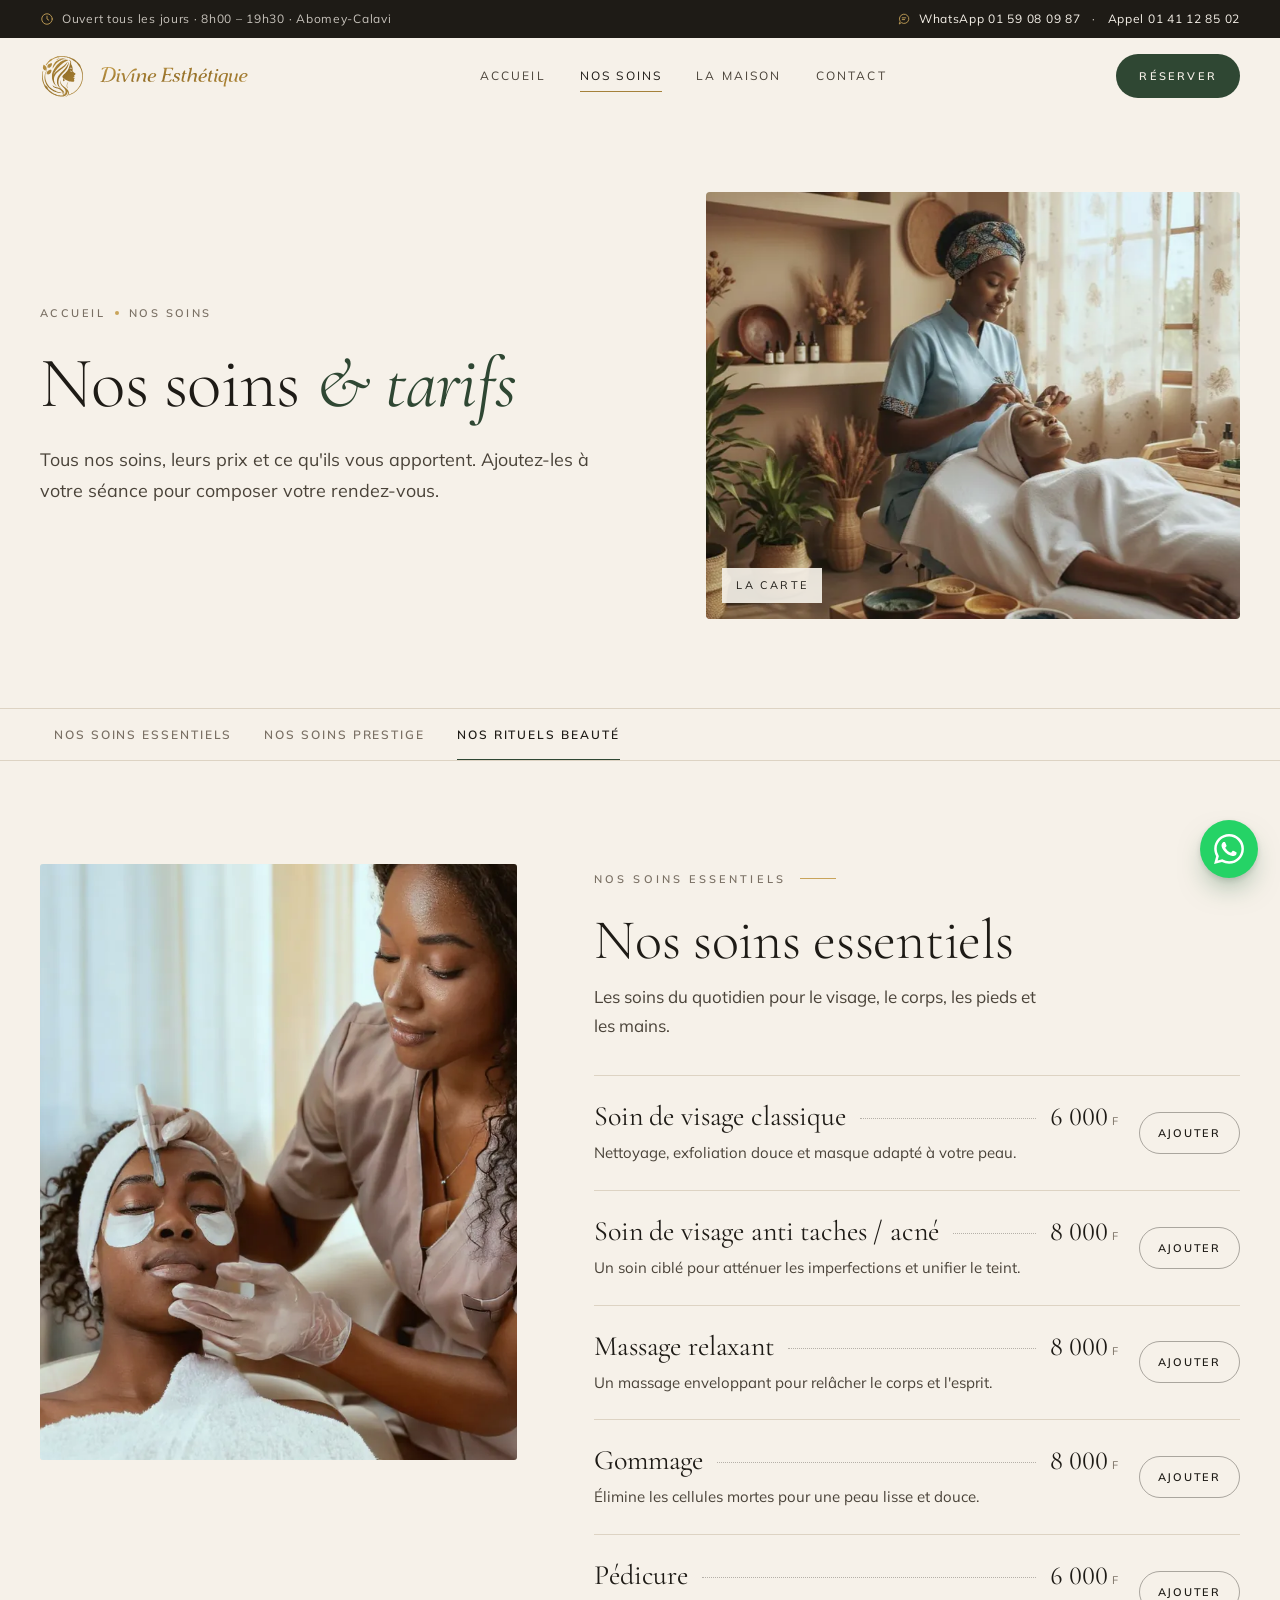
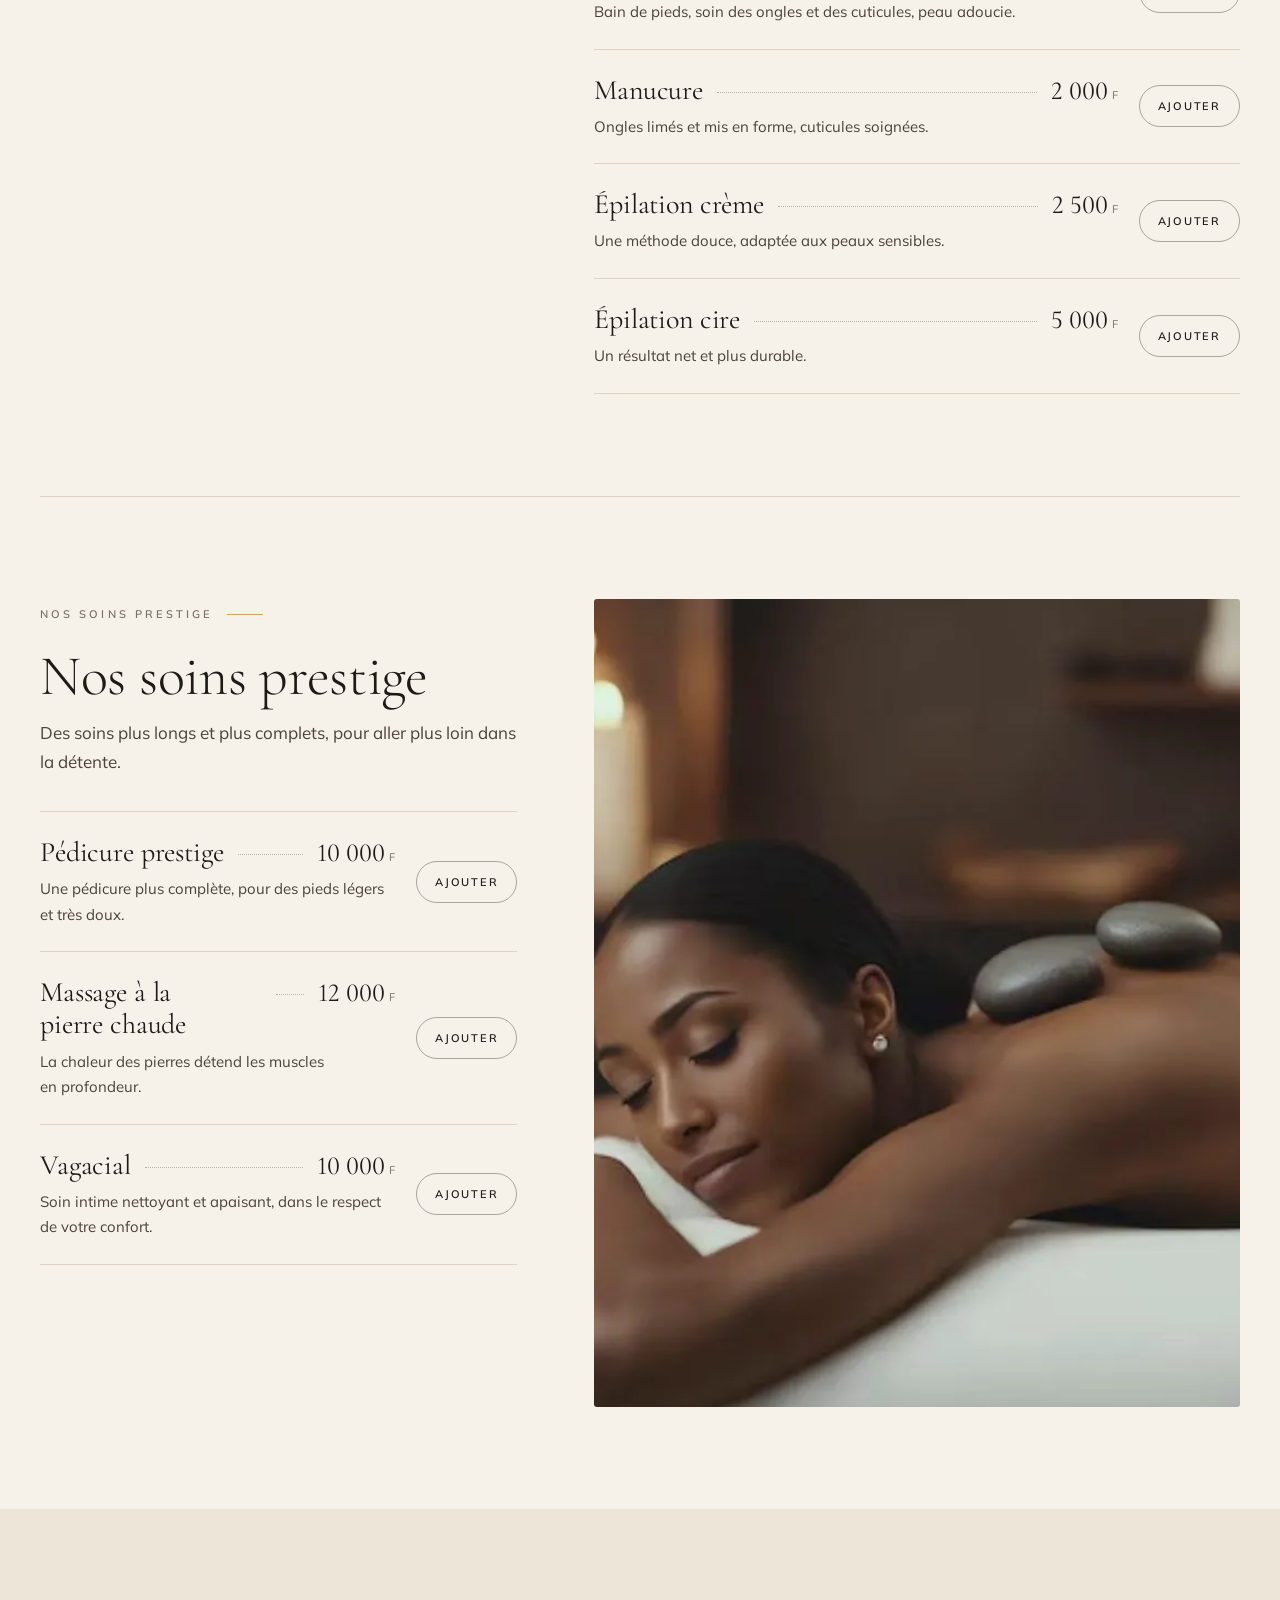
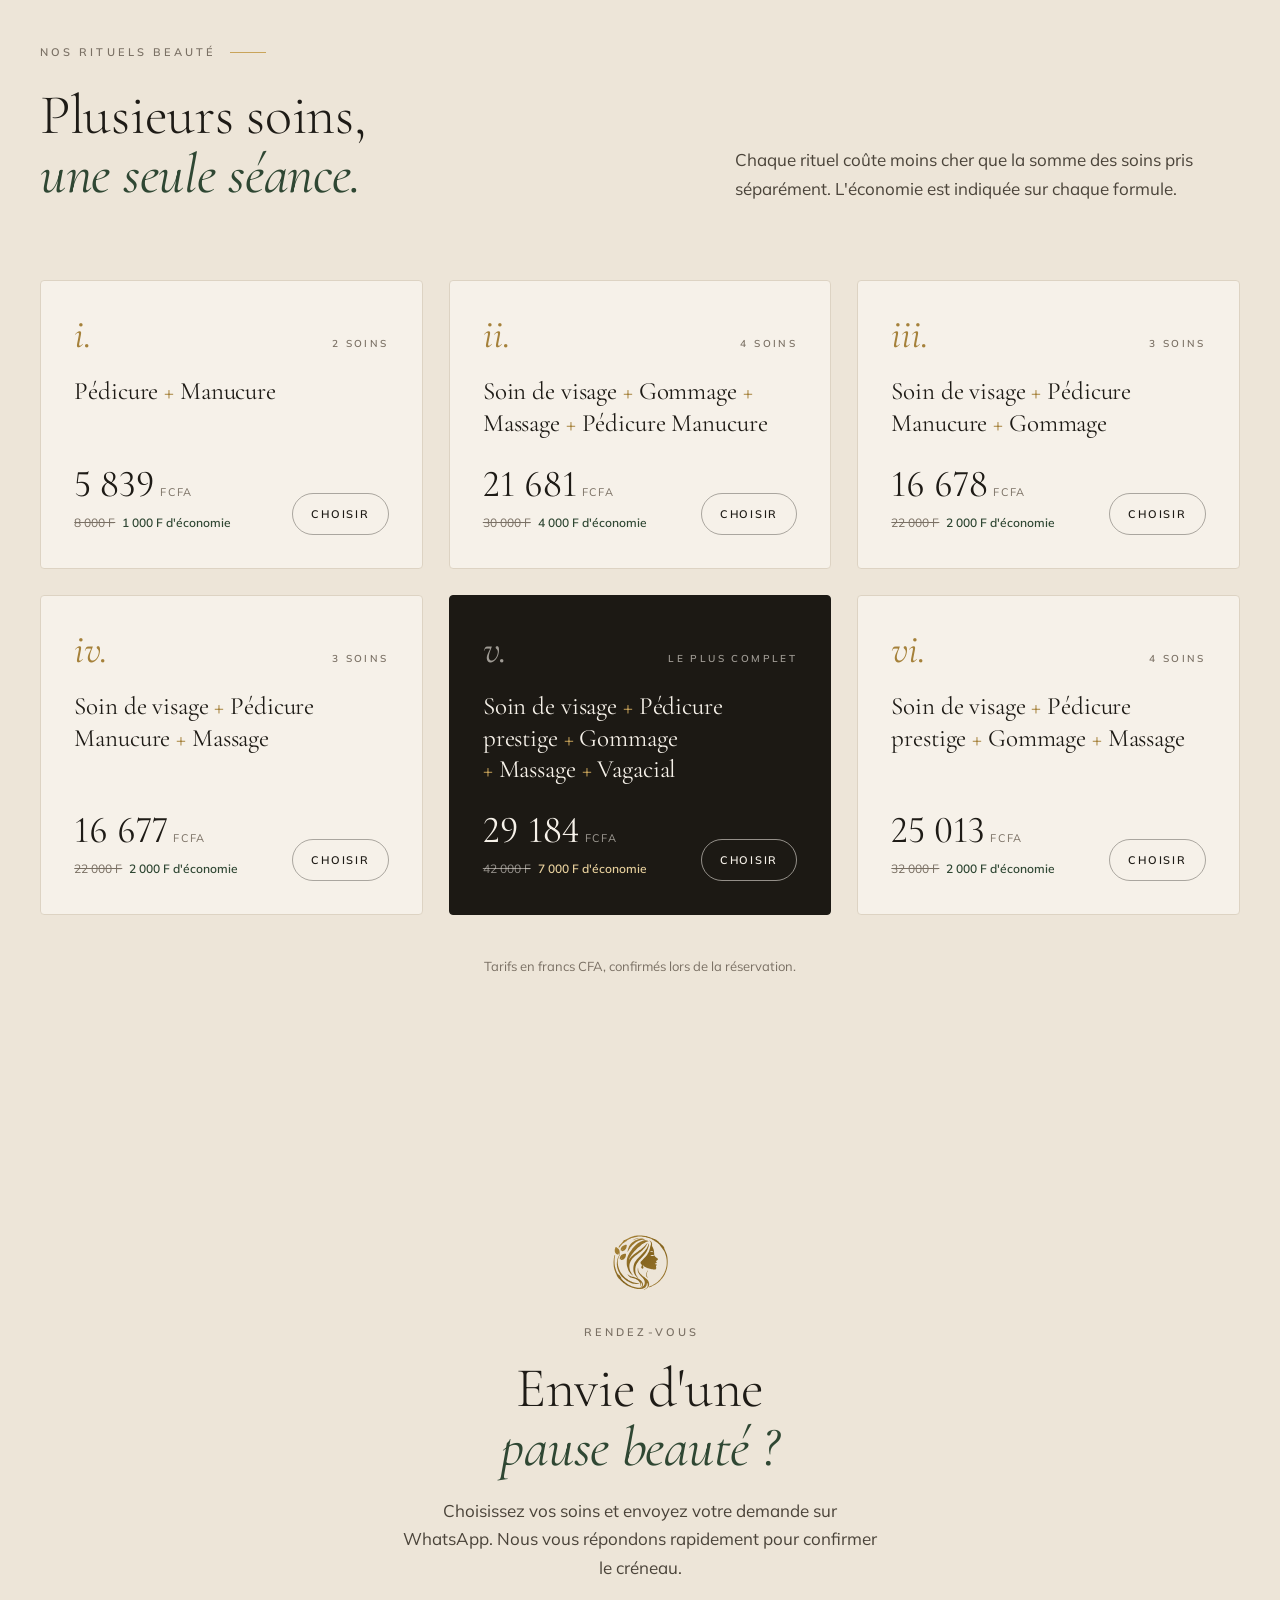
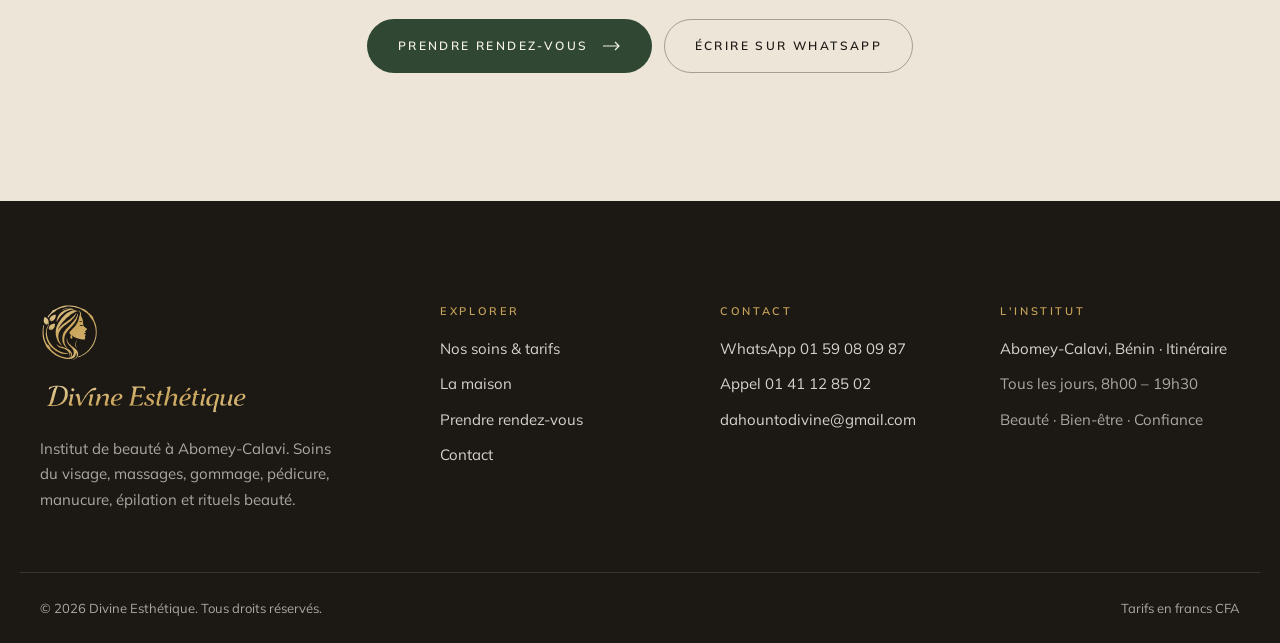
<file: soins.html>
<!doctype html>
<html lang="fr">
<head>
<meta charset="utf-8">
<meta name="viewport" content="width=device-width, initial-scale=1, viewport-fit=cover">
<title>Soins et tarifs à Abomey-Calavi · Divine Esthétique</title>
<meta name="description" content="Tous les soins et prix de Divine Esthétique à Abomey-Calavi : soin de visage dès 6 000 F, massage relaxant, massage à la pierre chaude, pédicure, manucure, épilation, Vagacial et rituels beauté.">
<link rel="canonical" href="https://divine-esthetique.com/soins.html">
<meta name="robots" content="index, follow, max-image-preview:large">
<meta name="theme-color" content="#f6f1e9">
<meta name="geo.region" content="BJ-AQ">
<meta name="geo.placename" content="Abomey-Calavi">
<meta property="og:type" content="website">
<meta property="og:url" content="https://divine-esthetique.com/soins.html">
<meta property="og:locale" content="fr_FR">
<meta property="og:site_name" content="Divine Esthétique">
<meta property="og:title" content="Soins et tarifs à Abomey-Calavi · Divine Esthétique">
<meta property="og:description" content="Tous les soins et prix de Divine Esthétique à Abomey-Calavi : soin de visage dès 6 000 F, massage relaxant, massage à la pierre chaude, pédicure, manucure, épilation, Vagacial et rituels beauté.">
<meta property="og:image" content="https://divine-esthetique.com/images/og-divine-esthetique-v2.jpg">
<meta property="og:image:width" content="1200">
<meta property="og:image:height" content="630">
<meta property="og:image:alt" content="Divine Esthétique, institut de beauté à Abomey-Calavi : soin du visage en cabine">
<meta name="twitter:card" content="summary_large_image">
<link rel="icon" href="favicon.svg" type="image/svg+xml">
<link rel="apple-touch-icon" href="apple-touch-icon.png">
<link rel="preconnect" href="https://fonts.googleapis.com">
<link rel="preconnect" href="https://fonts.gstatic.com" crossorigin>
<link rel="stylesheet" href="https://fonts.googleapis.com/css2?family=Cormorant+Garamond:ital,wght@0,300;0,400;0,500;1,300;1,400;1,500&family=Mulish:wght@400;500;600;700&display=swap">
<link rel="stylesheet" href="style.css">
<script>(function(d){d.classList.add("js");try{if(matchMedia("(prefers-reduced-motion: reduce)").matches)d.classList.add("rm");else if(!sessionStorage.getItem("de-v")){d.classList.add("first");sessionStorage.setItem("de-v","1")}}catch(e){}})(document.documentElement)</script>
<script type="application/ld+json">{"@context": "https://schema.org", "@graph": [{"@type": "BeautySalon", "@id": "https://divine-esthetique.com/#institut", "name": "Divine Esthétique", "url": "https://divine-esthetique.com/", "description": "Institut de beauté à Abomey-Calavi : soin de visage, massage, gommage, pédicure, manucure, épilation, Vagacial et rituels beauté.", "slogan": "Beauté · Bien-être · Confiance", "image": "https://divine-esthetique.com/images/og-divine-esthetique-v2.jpg", "logo": "https://divine-esthetique.com/apple-touch-icon.png", "telephone": "+229 01 41 12 85 02", "email": "dahountodivine@gmail.com", "contactPoint": [{"@type": "ContactPoint", "telephone": "+229 01 59 08 09 87", "contactType": "reservations", "availableLanguage": "fr", "description": "Réservations sur WhatsApp"}, {"@type": "ContactPoint", "telephone": "+229 01 41 12 85 02", "contactType": "customer service", "availableLanguage": "fr"}], "address": {"@type": "PostalAddress", "addressLocality": "Abomey-Calavi", "addressRegion": "Atlantique", "addressCountry": "BJ"}, "areaServed": {"@type": "City", "name": "Abomey-Calavi"}, "hasMap": "https://maps.app.goo.gl/pyq9rNinhHKbcSz18", "sameAs": ["https://maps.app.goo.gl/pyq9rNinhHKbcSz18"], "openingHoursSpecification": [{"@type": "OpeningHoursSpecification", "dayOfWeek": ["Monday", "Tuesday", "Wednesday", "Thursday", "Friday", "Saturday", "Sunday"], "opens": "08:00", "closes": "19:30"}], "priceRange": "2 000 – 35 000 FCFA", "currenciesAccepted": "XOF", "hasOfferCatalog": {"@type": "OfferCatalog", "name": "Carte des soins", "itemListElement": [{"@type": "OfferCatalog", "name": "Nos soins essentiels", "itemListElement": [{"@type": "Offer", "price": 6000, "priceCurrency": "XOF", "itemOffered": {"@type": "Service", "name": "Soin de visage classique", "description": "Nettoyage, exfoliation douce et masque adapté à votre peau."}}, {"@type": "Offer", "price": 8000, "priceCurrency": "XOF", "itemOffered": {"@type": "Service", "name": "Soin de visage anti taches / acné", "description": "Un soin ciblé pour atténuer les imperfections et unifier le teint."}}, {"@type": "Offer", "price": 8000, "priceCurrency": "XOF", "itemOffered": {"@type": "Service", "name": "Massage relaxant", "description": "Un massage enveloppant pour relâcher le corps et l'esprit."}}, {"@type": "Offer", "price": 8000, "priceCurrency": "XOF", "itemOffered": {"@type": "Service", "name": "Gommage", "description": "Élimine les cellules mortes pour une peau lisse et douce."}}, {"@type": "Offer", "price": 6000, "priceCurrency": "XOF", "itemOffered": {"@type": "Service", "name": "Pédicure", "description": "Bain de pieds, soin des ongles et des cuticules, peau adoucie."}}, {"@type": "Offer", "price": 2000, "priceCurrency": "XOF", "itemOffered": {"@type": "Service", "name": "Manucure", "description": "Ongles limés et mis en forme, cuticules soignées."}}, {"@type": "Offer", "price": 2500, "priceCurrency": "XOF", "itemOffered": {"@type": "Service", "name": "Épilation crème", "description": "Une méthode douce, adaptée aux peaux sensibles."}}, {"@type": "Offer", "price": 5000, "priceCurrency": "XOF", "itemOffered": {"@type": "Service", "name": "Épilation cire", "description": "Un résultat net et plus durable."}}]}, {"@type": "OfferCatalog", "name": "Nos soins prestige", "itemListElement": [{"@type": "Offer", "price": 10000, "priceCurrency": "XOF", "itemOffered": {"@type": "Service", "name": "Pédicure prestige", "description": "Une pédicure plus complète, pour des pieds légers et très doux."}}, {"@type": "Offer", "price": 12000, "priceCurrency": "XOF", "itemOffered": {"@type": "Service", "name": "Massage à la pierre chaude", "description": "La chaleur des pierres détend les muscles en profondeur."}}, {"@type": "Offer", "price": 10000, "priceCurrency": "XOF", "itemOffered": {"@type": "Service", "name": "Vagacial", "description": "Soin intime nettoyant et apaisant, dans le respect de votre confort."}}]}, {"@type": "OfferCatalog", "name": "Nos rituels beauté", "itemListElement": [{"@type": "Offer", "price": 7000, "priceCurrency": "XOF", "itemOffered": {"@type": "Service", "name": "Pédicure + Manucure"}}, {"@type": "Offer", "price": 26000, "priceCurrency": "XOF", "itemOffered": {"@type": "Service", "name": "Soin de visage + Gommage + Massage + Pédicure Manucure"}}, {"@type": "Offer", "price": 20000, "priceCurrency": "XOF", "itemOffered": {"@type": "Service", "name": "Soin de visage + Pédicure Manucure + Gommage"}}, {"@type": "Offer", "price": 20000, "priceCurrency": "XOF", "itemOffered": {"@type": "Service", "name": "Soin de visage + Pédicure Manucure + Massage"}}, {"@type": "Offer", "price": 35000, "priceCurrency": "XOF", "itemOffered": {"@type": "Service", "name": "Soin de visage + Pédicure prestige + Gommage + Massage + Vagacial"}}, {"@type": "Offer", "price": 30000, "priceCurrency": "XOF", "itemOffered": {"@type": "Service", "name": "Soin de visage + Pédicure prestige + Gommage + Massage"}}]}]}}, {"@type": "WebSite", "@id": "https://divine-esthetique.com/#site", "url": "https://divine-esthetique.com/", "name": "Divine Esthétique", "inLanguage": "fr", "publisher": {"@id": "https://divine-esthetique.com/#institut"}}, {"@type": "WebPage", "@id": "https://divine-esthetique.com/soins.html#page", "url": "https://divine-esthetique.com/soins.html", "name": "Soins et tarifs à Abomey-Calavi · Divine Esthétique", "description": "Tous les soins et prix de Divine Esthétique à Abomey-Calavi : soin de visage dès 6 000 F, massage relaxant, massage à la pierre chaude, pédicure, manucure, épilation, Vagacial et rituels beauté.", "inLanguage": "fr", "isPartOf": {"@id": "https://divine-esthetique.com/#site"}, "about": {"@id": "https://divine-esthetique.com/#institut"}, "primaryImageOfPage": "https://divine-esthetique.com/images/og-divine-esthetique-v2.jpg", "breadcrumb": {"@id": "https://divine-esthetique.com/soins.html#ariane"}}, {"@type": "BreadcrumbList", "@id": "https://divine-esthetique.com/soins.html#ariane", "itemListElement": [{"@type": "ListItem", "position": 1, "name": "Accueil", "item": "https://divine-esthetique.com/"}, {"@type": "ListItem", "position": 2, "name": "Nos soins", "item": "https://divine-esthetique.com/soins.html"}]}]}</script>
</head>
<body data-page="soins">
<svg width="0" height="0" style="position:absolute" aria-hidden="true" focusable="false"><defs>
<linearGradient id="gGold" x1="0" y1="0" x2="1" y2="1"><stop offset="0" stop-color="#c29a48"/><stop offset=".5" stop-color="#96712a"/><stop offset="1" stop-color="#b48b3a"/></linearGradient>
<linearGradient id="gGoldDeep" x1="0" y1="0" x2="1" y2="1"><stop offset="0" stop-color="#b08a3c"/><stop offset=".5" stop-color="#86651f"/><stop offset="1" stop-color="#a07c32"/></linearGradient>
<linearGradient id="gGoldLight" x1="0" y1="0" x2="1" y2="1"><stop offset="0" stop-color="#e6cf9c"/><stop offset=".5" stop-color="#c9a45a"/><stop offset="1" stop-color="#dcc085"/></linearGradient>
<symbol id="emblem" viewBox="0 0 1060 1040"><path fill-rule="evenodd" d="M590.0,1019.0C590.0,1018.1 596.2,1016.0 599.0,1016.0C599.8,1016.0 602.5,1014.9 605.0,1013.6C607.5,1012.3 610.7,1011.0 612.2,1010.6C614.7,1010.0 622.1,1006.0 628.0,1002.0C629.4,1001.0 632.3,999.3 634.5,998.2C638.4,996.2 653.9,981.5 659.2,974.7C662.4,970.7 667.2,960.3 669.7,952.2C671.9,945.0 671.9,921.5 669.6,911.8C667.9,904.5 660.4,889.7 658.6,890.3C658.0,890.5 657.4,892.4 657.2,894.6C656.4,906.4 652.5,929.2 650.4,934.8C647.7,942.1 637.9,959.4 632.9,966.1C628.8,971.4 622.2,977.5 616.0,981.7C608.8,986.5 585.7,997.8 581.4,998.5C579.3,998.9 574.4,1000.0 570.5,1001.0C557.7,1004.4 545.9,1005.2 514.5,1004.7C493.3,1004.4 481.9,1003.8 475.5,1002.7C470.6,1001.8 462.7,1000.6 458.0,1000.0C449.5,998.9 446.8,998.2 422.6,991.6C415.6,989.6 408.8,988.0 407.5,988.0C406.2,988.0 402.8,986.9 399.8,985.5C396.9,984.1 393.7,983.0 392.8,983.0C391.9,983.0 384.8,980.5 377.1,977.5C369.4,974.5 362.5,972.0 361.8,972.0C361.1,972.0 358.4,970.9 355.8,969.5C353.2,968.1 350.5,967.0 349.7,967.0C349.0,967.0 346.2,965.6 343.5,963.9C340.9,962.2 327.2,955.0 313.2,947.8C299.2,940.6 284.3,932.6 280.1,929.9C275.9,927.2 270.3,923.8 267.7,922.2C265.0,920.7 258.7,916.3 253.7,912.5C248.6,908.6 241.8,903.6 238.5,901.3C235.2,899.0 230.9,895.5 229.0,893.5C227.1,891.5 223.9,889.0 222.0,888.0C220.1,887.0 216.5,884.1 214.0,881.5C211.5,879.0 207.5,875.3 205.0,873.4C197.1,867.2 189.1,859.8 178.7,849.0C173.1,843.2 161.5,831.5 152.9,822.9C144.2,814.3 136.0,805.3 134.5,802.9C132.9,800.5 130.3,796.9 128.6,794.9C121.0,786.0 119.0,782.9 116.0,775.5C114.2,771.1 110.7,764.6 108.3,760.9C106.0,757.3 104.0,753.7 104.0,752.9C104.0,752.1 101.9,746.5 99.4,740.5C96.9,734.4 94.2,727.7 93.4,725.5C92.6,723.3 91.5,720.6 90.8,719.5C87.2,713.2 73.9,680.9 68.5,665.3C53.4,621.2 47.1,583.0 46.7,531.5C46.5,505.4 46.8,499.4 50.1,464.0C52.3,440.7 53.9,429.7 57.0,418.0C58.1,413.9 59.9,405.9 61.1,400.3C63.9,387.2 65.9,383.8 70.3,384.2C72.7,384.4 73.8,385.2 74.9,387.4C76.1,390.1 76.0,392.1 73.2,406.9C67.2,439.5 65.6,453.7 65.2,480.2C64.7,511.6 66.3,547.9 69.0,563.5C70.1,570.1 71.0,577.2 71.0,579.3C71.0,581.4 71.7,585.9 72.5,589.3C73.3,592.7 74.9,599.5 76.1,604.5C77.3,609.5 79.1,617.1 80.1,621.5C81.1,625.9 82.9,632.4 84.0,636.0C85.2,639.6 89.1,651.7 92.7,663.0C99.2,683.6 112.6,714.5 115.8,716.4C116.6,716.8 117.8,718.0 118.6,718.9C119.4,719.8 121.8,722.6 124.0,725.1C126.2,727.6 128.0,730.3 128.0,730.9C128.0,733.3 140.2,745.0 142.6,745.0C143.8,745.0 146.1,746.1 147.7,747.4C149.2,748.7 151.6,750.1 152.9,750.5C154.5,751.0 156.1,753.1 158.0,757.4C159.5,760.7 161.7,764.3 162.9,765.4C164.0,766.4 165.4,768.7 166.0,770.5C166.7,772.6 168.1,774.2 169.8,774.9C171.3,775.5 174.1,778.1 176.0,780.6C177.9,783.1 180.5,786.4 181.8,788.0C184.9,791.9 186.1,796.3 185.4,801.4C184.9,804.9 185.3,806.2 187.9,810.0C189.6,812.5 191.0,815.0 191.0,815.6C191.0,816.2 192.1,817.6 193.5,818.8C194.9,820.0 196.0,821.8 196.0,822.7C196.0,823.6 199.3,827.7 203.2,831.6C207.2,835.6 211.7,840.1 213.1,841.7C214.5,843.2 218.7,847.6 222.6,851.3C226.4,855.1 230.2,858.8 231.0,859.6C238.8,867.4 256.2,881.6 263.9,886.5C266.5,888.1 269.9,890.5 271.6,891.8C273.2,893.1 278.7,896.9 283.9,900.3C302.0,912.3 303.7,913.5 307.4,916.7C309.4,918.5 315.4,922.1 320.8,924.7C326.1,927.2 336.3,932.5 343.3,936.3C350.3,940.1 358.7,944.1 361.8,945.0C364.9,946.0 372.8,949.1 379.2,951.9C385.7,954.7 391.5,957.0 392.1,957.0C392.7,957.0 395.8,958.1 398.9,959.4C404.7,961.9 427.4,969.0 439.5,972.0C443.4,973.0 453.9,975.0 463.0,976.4C472.1,977.9 482.0,979.6 485.0,980.3C492.1,981.9 523.7,981.8 526.6,980.2C527.7,979.6 532.9,978.2 538.1,977.1C549.6,974.6 560.1,971.7 561.8,970.7C563.7,969.5 563.2,967.0 561.1,967.0C560.0,967.0 558.0,966.6 556.6,966.0L554.0,965.0L557.5,960.4C562.0,954.5 565.0,948.7 565.0,945.8C565.1,944.5 565.7,942.4 566.5,941.0C570.5,934.0 567.1,915.1 558.9,899.1C553.8,889.0 540.6,877.3 544.8,886.5C547.0,891.3 549.1,903.5 549.6,915.0C550.2,926.2 550.1,926.8 546.6,938.5C544.5,945.1 542.2,951.5 541.4,952.8C539.5,955.7 537.4,955.1 537.7,951.9C537.8,950.6 538.4,944.1 539.0,937.5C540.5,920.8 537.9,906.4 531.5,896.8C530.1,894.7 529.0,892.3 529.0,891.5C529.0,889.2 525.4,882.5 522.1,878.7C520.5,876.9 516.3,871.5 512.8,866.8C499.4,848.6 470.4,827.4 451.3,821.7C448.4,820.8 444.1,819.0 441.7,817.6C439.3,816.2 436.6,815.0 435.7,815.0C434.8,815.0 430.1,813.7 425.3,812.0C420.4,810.4 412.9,808.4 408.5,807.5C397.2,805.4 389.1,803.4 376.5,799.5C370.4,797.6 364.1,795.8 362.3,795.5C360.6,795.1 358.6,794.2 357.9,793.4C357.3,792.6 353.3,790.2 349.1,788.0C327.8,776.9 307.0,753.4 302.6,735.8C301.6,731.3 304.3,732.3 310.8,738.8C318.3,746.2 332.3,756.0 342.0,760.7C356.6,767.7 361.9,770.0 363.0,770.0C363.7,770.0 368.6,771.8 373.9,773.9C379.2,776.0 386.2,778.1 389.5,778.5C392.8,778.9 399.6,780.2 404.5,781.5C409.4,782.8 416.2,784.3 419.5,785.0C425.8,786.2 435.1,788.9 443.5,792.0C446.2,793.0 454.1,795.7 461.0,797.9C477.3,803.2 488.7,808.0 497.0,813.0C500.6,815.2 504.3,817.0 505.2,817.0C506.1,817.0 508.1,818.0 509.7,819.3C511.2,820.6 513.8,822.4 515.4,823.4C517.1,824.5 522.8,829.1 528.3,833.7C533.7,838.3 539.9,843.2 541.9,844.5C549.4,849.4 563.6,865.1 568.8,874.5C571.6,879.5 574.8,884.8 576.0,886.3C581.4,893.2 585.6,913.4 584.6,928.0C584.1,936.4 583.5,938.5 580.0,945.5C577.9,949.9 574.1,955.8 571.6,958.7C564.9,966.2 565.5,967.8 573.3,963.9C580.4,960.3 591.2,951.6 596.8,944.9C605.3,934.7 609.7,926.3 613.6,912.8C616.8,901.5 617.1,899.4 617.1,887.5C617.1,867.4 614.4,856.1 606.1,841.0C594.5,819.9 590.8,815.2 567.4,791.1C525.8,748.3 510.1,728.2 496.0,699.5C490.9,689.3 487.3,665.8 488.3,649.2C488.7,640.9 491.6,616.2 492.6,611.0C493.8,605.6 494.9,612.0 495.9,629.6C496.9,647.3 499.0,660.4 503.0,673.5C506.1,683.4 513.0,697.1 517.5,701.9C519.8,704.4 522.8,708.6 524.3,711.1C527.6,716.9 540.8,731.3 551.9,741.1C556.5,745.2 563.7,751.6 568.0,755.5C578.8,765.2 582.1,767.9 601.5,782.4C610.9,789.5 619.9,796.5 621.5,798.0C623.1,799.6 626.4,802.1 628.7,803.7C634.6,807.6 650.6,821.9 660.6,832.1C684.0,855.9 698.6,888.6 697.9,915.5C697.7,925.1 695.2,938.6 692.9,942.9C691.9,944.9 691.0,947.2 691.0,948.0C691.0,948.8 689.6,951.5 688.0,954.0C686.3,956.5 684.0,960.5 682.9,962.9C680.1,969.2 660.7,988.3 649.7,995.6C640.4,1001.8 631.8,1006.8 626.0,1009.5C624.1,1010.3 619.9,1012.4 616.7,1014.1C613.5,1015.8 608.5,1017.8 605.7,1018.6C599.7,1020.2 590.0,1020.5 590.0,1019.0Z M692.0,972.0C685.8,965.8 691.9,961.4 721.0,950.6C726.2,948.7 732.3,946.4 734.5,945.5C736.7,944.6 739.8,943.3 741.5,942.7C746.8,940.6 769.4,928.7 772.5,926.4C774.1,925.2 777.3,923.5 779.5,922.6C781.7,921.6 784.4,920.0 785.5,919.0C786.6,918.0 789.1,916.4 791.1,915.6C793.1,914.8 798.5,911.3 803.3,907.8C808.0,904.3 814.1,899.9 817.0,898.0C830.2,889.0 844.3,878.0 853.0,870.0C858.2,865.2 863.2,860.9 864.1,860.4C866.6,859.0 897.8,828.4 903.5,821.7C918.7,803.9 942.9,770.9 945.7,764.2C946.5,762.2 948.2,759.4 949.5,758.0C950.8,756.6 956.5,746.4 962.2,735.3C967.9,724.1 973.7,712.6 975.2,709.8C976.7,706.9 978.4,702.7 979.1,700.5C979.7,698.3 981.7,693.1 983.5,689.0C985.3,684.9 987.7,679.2 988.8,676.5C990.0,673.8 992.3,668.3 993.9,664.4C995.6,660.4 998.3,651.9 1000.0,645.4C1001.7,638.8 1003.7,632.1 1004.4,630.5C1005.2,628.9 1006.1,625.2 1006.5,622.5C1006.9,619.8 1008.2,613.2 1009.5,608.0C1011.8,598.6 1012.2,596.2 1016.1,568.0C1020.1,540.1 1019.6,473.0 1015.4,460.2C1014.6,457.9 1014.0,454.0 1014.0,451.6C1014.0,443.6 1009.2,419.6 1004.2,402.5C1001.4,393.1 998.3,381.6 997.1,376.9C996.0,372.1 993.2,363.8 990.9,358.4C988.6,352.9 985.7,345.4 984.4,341.5C981.0,331.7 979.1,327.4 974.8,320.3C972.8,316.9 969.7,311.5 968.0,308.3C962.4,298.0 959.4,293.1 956.9,290.3C955.5,288.7 950.9,282.2 946.6,275.8C942.3,269.3 938.5,264.0 938.1,264.0C937.7,264.0 935.7,261.6 933.5,258.7C931.4,255.9 928.5,252.3 927.1,250.9C919.1,242.7 917.2,240.2 916.5,237.3C916.1,235.4 913.1,231.0 908.9,226.3C905.1,222.0 900.7,216.2 899.0,213.4C895.3,207.1 878.4,186.0 875.6,184.1C874.4,183.3 871.2,180.5 868.5,177.8C861.3,170.9 845.6,157.4 842.3,155.4C840.8,154.4 837.0,151.7 834.0,149.4C828.1,144.9 811.8,134.9 803.2,130.6C800.3,129.1 796.9,126.8 795.7,125.4C793.0,122.3 785.3,117.8 777.9,115.0C774.7,113.9 770.2,111.2 767.7,109.0C765.2,106.8 761.1,104.1 758.6,103.0C756.0,101.9 750.5,99.0 746.3,96.4C738.2,91.5 735.5,90.2 718.5,83.3C712.5,80.8 705.2,77.9 702.5,76.8C699.8,75.6 693.9,73.7 689.5,72.5C685.1,71.2 677.6,68.8 672.8,67.1C668.0,65.4 657.9,62.6 650.3,61.0C642.7,59.4 632.5,57.2 627.5,56.1C615.7,53.6 595.3,50.5 573.5,48.1C550.1,45.4 500.8,46.2 485.5,49.5C481.6,50.3 471.5,51.9 463.0,53.1C442.7,55.8 430.9,58.2 417.5,62.5C411.4,64.4 405.4,66.0 404.0,66.0C402.6,66.0 400.6,66.6 399.5,67.4C398.4,68.1 394.8,69.3 391.5,70.0C388.2,70.7 382.6,72.5 379.0,74.0C375.4,75.6 371.1,77.2 369.5,77.6C367.9,78.0 364.0,79.5 361.0,81.0C358.0,82.5 352.8,84.8 349.6,86.1C339.4,90.2 307.7,106.2 302.5,109.9C299.8,111.8 295.9,114.8 294.0,116.5C292.1,118.2 289.1,120.1 287.3,120.9C285.5,121.6 283.7,123.4 283.0,125.1C281.6,128.4 272.5,137.0 270.4,137.0C269.7,137.0 266.1,139.2 262.5,142.0C252.4,149.6 245.1,154.4 238.4,157.8C235.0,159.5 230.1,162.3 227.5,164.1C222.0,167.8 201.3,187.1 197.0,192.5C195.3,194.6 193.0,197.3 191.8,198.5C190.5,199.8 187.7,203.0 185.5,205.6C183.3,208.2 179.8,212.3 177.6,214.7C175.5,217.1 172.6,220.8 171.1,222.9C166.1,230.4 151.8,247.1 149.5,248.2C144.2,250.6 138.0,246.3 138.0,240.3C138.0,236.4 142.9,227.8 150.1,219.0C152.1,216.5 156.3,211.1 159.3,207.0C167.9,195.4 176.2,185.0 180.0,181.1C181.9,179.1 185.6,174.9 188.2,171.6C193.4,165.2 199.2,158.6 208.9,148.0C212.4,144.2 216.7,139.1 218.4,136.7C228.4,122.6 232.3,118.0 236.8,115.4C239.4,114.0 242.4,111.9 243.5,110.9C244.6,110.0 248.2,108.2 251.5,106.9C254.8,105.7 257.9,104.4 258.5,104.0C259.1,103.6 261.8,102.7 264.7,102.1C269.5,101.1 293.4,89.9 299.0,85.9C301.3,84.3 308.7,80.4 337.9,65.4C343.6,62.4 349.4,60.0 350.8,60.0C352.1,60.0 354.7,59.1 356.5,58.0C360.3,55.6 397.4,43.2 404.0,42.0C409.5,41.0 436.4,34.4 440.5,33.0C442.1,32.4 450.7,31.0 459.5,29.8C473.9,27.9 480.1,27.6 520.5,27.7C560.7,27.7 567.3,27.9 582.5,29.9C591.9,31.0 601.8,32.3 604.5,32.5C607.2,32.8 612.2,33.5 615.5,34.0C618.8,34.5 628.0,35.8 636.0,37.0C644.0,38.2 653.4,40.0 657.0,41.0C660.6,42.1 670.7,45.0 679.5,47.5C688.3,50.1 697.1,52.7 699.0,53.4C700.9,54.2 706.1,55.7 710.5,56.9C714.9,58.2 721.2,60.3 724.5,61.7C733.8,65.6 752.6,72.8 762.0,76.2C766.7,77.9 771.6,80.0 773.0,80.9C775.8,82.8 778.1,83.9 789.8,88.6C794.4,90.5 799.2,92.0 800.4,92.0C801.7,92.0 803.2,92.6 803.8,93.3C805.4,95.2 815.9,99.8 820.1,100.5C822.9,100.9 824.4,101.9 826.4,105.0C828.3,107.8 829.7,109.0 831.5,109.0C833.2,109.0 835.7,111.0 840.2,116.0C845.0,121.4 847.4,123.3 850.5,124.1C854.5,125.2 858.0,127.5 858.0,129.2C858.0,131.1 866.3,139.9 869.2,141.1C870.9,141.8 873.0,143.5 873.9,145.0C876.8,149.8 882.5,155.5 887.1,158.2C889.8,159.8 892.8,162.8 894.6,165.5C897.5,170.2 904.0,174.6 906.5,173.6C907.2,173.4 908.7,175.0 910.1,177.8C911.4,180.4 913.6,183.0 914.9,183.6C916.2,184.3 919.3,186.8 921.9,189.2C924.4,191.7 928.3,195.0 930.5,196.6C935.1,199.9 956.0,220.9 956.0,222.1C956.0,222.6 958.5,225.7 961.5,229.0C968.7,236.9 974.5,248.6 973.6,253.8C972.9,258.2 974.6,264.9 977.0,267.0C977.9,267.9 978.9,270.8 979.3,273.8C979.7,277.2 982.1,283.5 986.5,292.5C990.1,300.0 993.0,306.8 993.0,307.8C993.0,308.8 994.5,312.1 996.3,315.1C1001.0,323.0 1004.4,330.3 1007.8,340.5C1009.5,345.4 1012.2,352.5 1013.9,356.2C1019.3,368.2 1027.8,401.9 1030.0,419.5C1030.6,424.5 1031.3,429.2 1031.5,430.0C1032.2,432.3 1034.0,455.4 1035.0,473.5C1036.9,511.0 1036.2,538.6 1032.0,580.5C1030.5,596.4 1026.4,617.3 1022.0,632.0C1020.9,635.6 1019.3,641.6 1018.4,645.5C1016.3,654.7 1011.4,670.5 1008.9,675.6C1007.9,677.8 1007.0,680.4 1007.0,681.3C1007.0,682.2 1003.8,690.5 999.9,699.7C996.0,709.0 991.7,719.3 990.4,722.7C989.1,726.2 986.9,730.7 985.6,732.9C984.2,735.0 982.4,738.4 981.6,740.4C980.8,742.4 978.6,746.4 976.7,749.3C974.8,752.1 971.6,757.4 969.6,761.0C967.6,764.6 963.0,771.5 959.5,776.5C956.0,781.5 950.3,789.5 946.8,794.4C937.4,807.8 918.1,830.7 905.8,843.1C902.1,846.9 898.3,851.1 897.4,852.5C893.8,858.0 854.5,892.0 842.7,900.0C839.8,901.9 833.8,906.2 829.5,909.6C825.1,913.0 819.5,916.7 817.0,918.0C814.5,919.2 810.9,921.5 809.0,922.9C807.1,924.4 803.2,926.9 800.5,928.5C797.8,930.0 794.6,932.0 793.5,933.0C789.8,936.2 756.6,952.1 742.2,957.5C738.8,958.9 732.2,961.7 727.7,964.0C723.0,966.3 714.4,969.3 707.3,971.0C692.9,974.6 694.5,974.5 692.0,972.0Z M430.0,910.0C419.3,908.2 409.8,906.3 394.0,902.6C390.4,901.8 383.2,899.5 378.0,897.7C372.8,895.8 366.9,894.0 364.9,893.6C362.8,893.2 359.5,891.8 357.4,890.3C355.2,888.9 351.7,887.3 349.5,886.8C347.4,886.3 343.1,884.4 340.0,882.6C334.6,879.3 312.6,868.0 311.7,868.0C311.2,868.0 305.3,864.1 281.0,848.1C278.0,846.1 273.7,843.0 271.6,841.3C269.4,839.5 267.1,838.0 266.4,838.0C265.0,838.0 255.7,830.6 245.5,821.2C241.7,817.7 235.2,811.8 231.2,808.2C220.0,798.0 191.2,769.1 188.2,765.1C186.7,763.1 183.4,758.9 180.8,755.7C178.1,752.5 176.0,749.5 176.0,749.0C176.0,748.6 173.8,745.8 171.2,742.8C165.5,736.5 156.6,723.0 154.6,717.4C153.8,715.3 148.7,704.3 143.3,693.0C137.8,681.7 132.8,670.7 132.1,668.5C131.4,666.3 128.8,659.3 126.4,653.0C124.0,646.7 121.7,639.9 121.4,638.0C121.0,636.1 120.0,633.1 119.0,631.5C118.0,629.9 117.0,626.5 116.6,624.0C116.2,621.5 115.0,616.6 114.0,613.0C111.7,605.4 110.0,592.5 107.1,561.5C105.7,547.4 107.1,513.3 109.4,504.1C110.2,501.0 111.3,494.0 112.0,488.5C112.6,483.0 113.7,476.0 114.5,473.0C115.2,470.0 116.1,465.2 116.5,462.5C116.9,459.8 117.7,456.6 118.3,455.5C118.9,454.4 120.6,449.4 122.1,444.5C126.0,431.4 130.5,420.3 134.2,414.6C135.9,411.8 139.4,405.7 142.0,401.0C144.6,396.3 148.1,390.2 149.8,387.5C151.6,384.8 153.8,381.1 154.8,379.5C155.7,377.9 158.7,374.2 161.4,371.5C165.5,367.4 166.5,366.8 166.8,368.3C167.2,370.0 160.3,385.9 157.0,391.0C152.4,397.9 140.5,423.2 139.5,427.9C139.1,429.7 137.8,433.5 136.5,436.4C135.3,439.2 134.0,443.5 133.6,446.0C133.2,448.5 132.1,453.2 131.0,456.5C126.3,471.2 124.5,486.9 124.6,513.5C124.6,533.9 124.9,539.5 126.3,544.2C127.2,547.3 128.0,552.0 128.0,554.8C128.0,559.7 131.9,583.4 134.1,592.0C134.8,594.5 137.3,603.0 139.7,610.8C142.0,618.7 144.0,625.7 144.0,626.3C144.0,628.7 158.9,664.4 163.5,673.1C164.9,675.7 166.0,678.5 166.0,679.4C166.0,681.3 174.8,696.2 179.7,702.6C181.5,705.0 184.0,709.1 185.4,711.7C186.7,714.3 190.1,719.2 192.9,722.5C195.7,725.7 198.0,728.7 198.0,729.0C198.0,730.5 226.3,765.0 232.9,771.5C234.5,773.1 240.0,778.7 245.1,783.8C250.2,788.9 259.5,796.9 265.9,801.7C272.3,806.5 278.8,811.5 280.3,812.9C281.9,814.3 288.0,818.9 293.9,823.0C299.9,827.1 306.5,831.8 308.6,833.3C312.9,836.5 326.8,844.3 343.5,853.0C349.6,856.2 355.9,859.5 357.5,860.4C359.1,861.3 365.7,864.3 372.0,867.0C378.3,869.8 385.8,873.2 388.5,874.5C402.8,881.4 433.1,889.4 460.0,893.2C474.9,895.3 503.4,896.1 517.2,894.9C520.8,894.6 524.4,894.6 525.0,895.0C525.7,895.4 521.4,898.1 514.5,901.5C499.1,909.0 488.5,911.0 461.0,911.6C445.2,911.9 439.3,911.6 430.0,910.0Z M494.3,804.7C487.7,802.0 484.6,799.4 465.5,780.6C456.0,771.2 448.4,762.8 445.6,758.5C443.1,754.6 439.5,749.4 437.7,746.8C435.8,744.2 433.2,739.6 432.0,736.5C430.7,733.3 427.7,727.3 425.3,723.1C422.9,718.9 420.7,714.4 420.4,713.0C420.2,711.6 418.4,705.5 416.4,699.4C411.7,684.4 410.4,676.3 409.0,650.5C407.0,614.9 410.7,579.9 418.4,560.6C419.8,557.0 421.0,553.5 421.0,552.6C421.0,547.7 439.8,508.1 444.6,502.8C445.8,501.5 447.5,498.9 448.5,497.0C449.4,495.1 455.5,486.5 461.8,478.0C475.8,459.4 502.9,430.0 541.6,391.5C557.1,376.1 572.4,360.4 575.6,356.5C578.7,352.6 584.1,346.5 587.4,342.9C603.2,325.7 617.1,309.1 622.9,300.7C624.7,298.1 627.6,294.5 629.3,292.7C634.6,287.3 639.5,280.9 643.7,273.5C646.0,269.6 649.1,264.7 650.7,262.5C652.3,260.3 655.5,254.4 657.9,249.5C660.2,244.6 665.1,234.7 668.7,227.5C672.3,220.3 676.0,212.2 677.0,209.5C678.0,206.8 680.2,200.7 681.8,196.0C683.5,191.3 685.6,185.0 686.4,181.9C687.3,178.8 688.9,175.2 689.9,173.9L691.9,171.5L693.5,175.4C695.4,179.8 694.9,195.1 692.5,205.0C691.8,208.0 690.9,212.5 690.6,215.0C690.2,217.4 688.8,223.3 687.6,228.0C686.3,232.7 684.5,239.2 683.7,242.5C682.3,248.0 676.6,264.0 669.2,283.1C666.0,291.5 655.1,312.7 651.5,317.5C650.3,319.1 647.9,323.2 646.1,326.5C642.4,333.6 637.1,341.8 631.4,349.2C629.2,352.1 626.7,355.6 626.0,357.0C623.3,362.4 612.0,376.1 601.0,387.5C598.4,390.2 594.8,394.5 593.1,397.0C591.3,399.5 587.7,403.8 584.9,406.5C582.1,409.2 572.8,418.9 564.2,428.0C555.6,437.1 544.0,449.1 538.5,454.7C533.0,460.4 526.2,467.6 523.3,470.8C520.4,473.9 515.7,479.2 512.7,482.5C509.7,485.8 504.6,492.1 501.4,496.4C498.2,500.7 493.9,506.4 492.0,508.9C486.7,515.8 480.7,525.5 475.5,535.5C472.9,540.5 469.5,546.0 467.9,547.8C466.3,549.6 465.0,551.8 465.0,552.6C465.0,553.5 462.9,559.4 460.4,565.8C454.4,581.1 450.3,593.5 449.7,598.5C449.4,600.7 448.0,609.5 446.5,618.0C444.0,632.6 443.8,634.8 444.3,657.0C444.7,674.3 445.3,683.8 446.9,693.0C448.0,699.9 449.0,707.4 449.0,709.8C449.0,712.1 449.9,715.8 451.0,718.0C452.1,720.2 453.0,722.7 453.0,723.5C453.0,728.4 473.0,768.5 478.8,775.3C481.3,778.1 484.4,782.3 485.8,784.5C487.1,786.7 489.9,790.3 492.0,792.5C496.9,797.7 501.4,805.0 500.3,806.0C499.9,806.5 497.1,805.9 494.3,804.7Z M671.5,802.8C668.0,800.9 662.0,794.8 655.3,786.3C650.1,779.6 648.4,776.4 646.3,769.8C643.8,761.8 643.8,760.9 644.3,741.5L644.8,721.5L650.3,705.5C653.4,696.7 657.4,686.8 659.4,683.5C665.0,674.1 674.0,662.3 676.6,661.1C677.9,660.5 679.0,660.2 679.0,660.4C679.0,660.7 675.9,666.8 672.2,674.2C657.4,703.2 654.5,713.9 654.7,739.5C654.8,765.4 658.7,779.0 669.9,792.6C676.4,800.5 677.3,806.0 671.5,802.8Z M393.5,753.4C386.0,748.0 349.0,712.0 349.0,710.0C349.0,709.5 346.2,705.6 342.7,701.3C333.4,689.8 323.1,674.0 321.5,668.8C321.1,667.6 319.5,664.0 318.0,661.0C314.5,654.1 310.1,642.2 306.5,630.5C305.0,625.5 301.8,615.6 299.5,608.5C289.2,577.1 286.2,552.4 287.4,509.0C288.5,471.4 291.3,451.0 298.0,431.0C306.4,405.8 312.2,391.9 319.8,377.8C322.6,372.5 325.0,367.8 325.0,367.5C325.0,367.1 326.5,364.8 328.2,362.2C331.5,357.6 336.1,349.5 343.9,334.7C346.2,330.4 350.7,322.9 354.0,318.2C371.4,292.6 380.3,280.3 387.5,271.5C391.9,266.2 397.4,259.3 399.8,256.3C407.7,246.0 437.9,214.0 439.8,214.0C440.3,214.0 441.3,212.8 442.1,211.3C442.9,209.9 445.3,207.4 447.5,205.8C449.7,204.2 454.4,200.1 458.0,196.7C470.0,185.4 488.6,170.5 497.9,164.8C500.8,163.0 506.6,159.2 510.9,156.4C515.1,153.6 520.1,150.5 522.0,149.5C523.9,148.6 526.4,147.0 527.5,146.0C534.1,140.2 581.8,121.2 596.6,118.6C601.5,117.7 608.4,116.3 612.0,115.5C634.0,110.7 655.8,113.6 673.2,123.7C687.5,132.1 687.3,136.0 672.6,136.0C665.1,136.0 661.9,136.5 654.9,138.9C638.0,144.7 602.0,163.6 585.0,175.7C580.3,179.0 575.4,182.3 574.0,183.0C572.6,183.7 569.6,185.9 567.4,187.9C565.1,189.9 560.6,193.4 557.4,195.7C554.1,198.0 547.6,203.4 542.8,207.7C527.8,221.1 517.9,229.4 514.5,231.5C512.7,232.6 506.8,237.8 501.4,243.1C489.8,254.4 479.1,264.0 478.0,264.0C475.3,264.0 402.8,342.9 395.3,354.1C393.6,356.6 391.4,359.2 390.5,360.0C389.5,360.8 387.0,364.1 384.7,367.5C382.5,370.8 379.0,375.3 377.1,377.5C375.1,379.7 371.1,385.3 368.2,390.0C365.3,394.7 359.8,403.4 356.0,409.5C341.8,432.1 329.2,458.3 327.5,469.0L326.8,473.5L329.2,471.2C330.6,470.0 332.3,467.7 333.1,466.2C334.5,463.4 338.5,457.1 344.2,448.7C352.0,437.2 364.8,422.4 379.6,407.9C396.2,391.5 411.4,377.8 416.5,374.6C418.1,373.5 420.1,371.8 420.8,370.8C421.6,369.8 423.9,367.8 426.0,366.5C428.1,365.2 432.1,362.1 434.8,359.8C437.6,357.4 441.5,354.4 443.5,353.0C445.6,351.6 449.1,348.9 451.4,346.9C455.2,343.5 462.4,338.5 470.4,333.5C472.2,332.4 475.1,330.3 476.8,328.8C478.5,327.4 482.8,324.5 486.2,322.4C492.0,319.0 496.6,315.5 513.3,302.3C516.4,299.8 522.0,295.8 525.8,293.4C533.9,288.2 542.4,282.0 555.0,271.9C560.2,267.8 566.5,263.0 569.0,261.3C571.5,259.6 576.6,255.4 580.5,252.0C584.4,248.6 589.7,244.0 592.4,241.7C608.3,227.9 627.6,208.5 635.7,197.8C637.2,195.8 642.7,188.6 647.9,181.8C658.7,167.5 661.9,164.0 663.7,164.0C667.7,164.0 665.7,172.9 658.3,188.0C646.2,212.9 634.0,232.6 621.9,246.4C620.0,248.7 616.2,253.4 613.5,257.0C607.5,264.9 573.7,299.0 566.0,304.8C563.0,307.1 557.8,311.4 554.4,314.3C541.4,325.5 534.1,331.6 531.2,333.5C525.7,337.1 518.7,342.4 512.6,347.5C509.3,350.2 503.8,354.5 500.3,357.0C496.9,359.5 489.0,365.1 482.9,369.5C476.8,373.9 468.2,380.5 463.8,384.2C459.5,387.9 454.3,392.2 452.2,393.7C450.2,395.3 442.8,401.4 435.8,407.5C428.9,413.6 419.9,421.2 416.0,424.5C412.0,427.8 403.4,436.6 396.7,444.0C383.4,458.9 377.5,467.2 360.9,495.0C359.1,498.0 356.6,502.0 355.3,503.9C354.0,505.8 353.0,508.0 353.0,509.0C353.0,509.9 351.9,512.8 350.5,515.4C347.1,521.9 340.1,545.3 338.4,556.4C334.0,584.3 336.2,623.0 343.6,648.0C351.6,674.8 356.9,687.6 365.1,700.3C368.3,705.3 371.0,709.9 371.0,710.5C371.0,711.5 373.2,715.0 383.9,730.9C385.2,732.9 389.1,737.7 392.4,741.7C402.9,754.0 405.1,757.8 402.4,758.7C401.8,758.9 397.8,756.5 393.5,753.4Z M771.5,647.0C767.1,646.5 761.4,645.7 758.9,645.1C756.3,644.5 750.0,643.6 744.9,643.0C732.6,641.7 692.4,631.8 679.0,626.8C673.2,624.6 666.0,622.0 662.9,621.1C659.9,620.1 656.3,618.6 654.9,617.7C653.6,616.8 650.7,615.4 648.5,614.6C646.3,613.9 639.8,610.6 634.0,607.5C628.2,604.3 621.5,600.7 619.0,599.5C616.4,598.2 611.5,594.4 608.0,591.0C604.4,587.6 599.5,583.8 597.0,582.5C594.5,581.2 591.5,578.6 590.2,576.7C587.8,573.1 581.6,569.1 580.3,570.3C579.2,571.4 582.6,580.6 586.5,587.0C599.4,608.3 593.5,631.9 575.3,632.0C562.9,632.0 556.7,628.0 553.4,617.7C551.3,610.9 551.9,606.2 556.6,595.0C561.9,582.2 566.0,570.0 566.0,566.9C566.0,563.3 563.4,560.3 558.0,557.6C552.9,555.1 547.5,548.6 542.8,539.5C538.3,530.8 537.7,520.6 541.4,512.8C542.8,509.8 544.0,507.0 544.0,506.7C544.0,506.3 547.3,501.6 551.4,496.2C556.0,490.1 566.1,479.5 578.6,467.5C609.0,438.3 631.1,415.1 641.9,401.0C643.8,398.5 647.7,394.0 650.6,391.0C653.4,387.9 656.7,383.5 657.9,381.2C659.1,378.8 660.7,376.7 661.5,376.4C663.5,375.6 670.6,363.8 678.5,348.0C682.2,340.6 686.6,332.0 688.1,329.0C689.7,326.0 691.7,321.0 692.6,318.0C693.5,315.0 695.7,308.9 697.4,304.5C700.9,296.0 702.3,291.4 704.5,281.0C705.2,277.4 707.2,270.8 708.8,266.3C710.4,261.9 712.1,256.2 712.5,253.8C712.9,251.5 714.2,244.8 715.5,239.0C716.7,233.2 718.3,225.8 718.9,222.6C719.5,219.3 721.7,213.0 723.9,208.6C729.7,196.7 731.5,185.0 730.1,169.2C729.5,162.5 728.6,156.0 728.1,154.7C727.3,152.7 721.5,143.5 713.3,131.5C712.1,129.7 709.6,127.3 707.7,126.1C704.5,124.1 703.0,122.2 703.0,119.9C703.0,118.0 709.8,119.0 713.1,121.5C715.0,122.8 717.6,124.7 719.0,125.7C720.4,126.6 723.7,129.4 726.4,131.7C729.0,134.1 731.6,136.0 732.1,136.0C732.6,136.0 733.7,137.5 734.6,139.2C735.5,141.0 737.7,144.1 739.5,146.1C744.0,151.1 748.5,163.6 750.3,176.0C751.5,184.6 751.6,189.6 750.8,203.8L749.8,221.0L752.3,225.3C755.6,231.1 761.4,240.7 764.4,245.5C768.7,252.5 777.1,275.0 780.7,289.0C784.2,303.1 787.8,332.3 789.9,363.0L790.9,378.5L788.5,380.6C785.6,383.3 779.2,384.1 758.6,384.5C746.6,384.7 741.4,384.4 737.6,383.3C731.4,381.4 719.9,381.0 719.3,382.6C718.4,385.1 724.4,389.8 735.3,395.4L746.9,401.2L756.7,401.4C766.3,401.5 766.7,401.4 773.4,397.7C777.2,395.6 781.6,392.8 783.2,391.5C784.8,390.1 787.0,389.0 787.9,389.0C790.8,389.0 794.9,392.8 797.5,397.9C798.8,400.5 800.6,403.2 801.5,404.0C802.4,404.8 804.4,407.2 806.0,409.5C807.5,411.7 811.8,416.0 815.5,419.0C819.3,422.0 824.4,426.3 826.9,428.5C829.4,430.7 834.8,434.8 838.9,437.5C848.5,443.9 857.7,452.7 858.5,456.3C860.4,464.0 853.6,473.4 839.3,482.8C823.7,493.0 821.8,495.5 824.5,502.5C825.3,504.8 828.3,508.9 831.0,511.7C835.6,516.4 836.6,518.7 836.0,523.0C835.6,525.9 831.5,529.1 820.1,535.1C805.2,542.9 798.9,547.1 799.3,549.0C799.5,550.2 802.1,550.6 812.7,551.2C827.6,552.0 832.1,553.4 834.0,558.1C835.7,562.1 834.5,567.0 830.5,572.7C820.6,586.6 820.8,586.2 821.4,591.1C821.8,593.7 823.2,599.1 824.7,603.1C828.5,613.9 828.5,627.8 824.6,634.4C821.5,639.6 815.6,644.4 810.1,646.1C805.3,647.5 781.5,648.1 771.5,647.0Z M181.8,471.9C179.1,470.4 179.5,464.8 182.6,461.1C184.0,459.4 185.6,456.4 186.1,454.4C186.7,452.5 188.0,450.0 189.1,448.9C191.6,446.4 197.0,437.7 197.0,436.1C197.0,433.8 195.0,435.2 191.3,440.1C189.2,443.0 185.2,447.8 182.3,450.9C179.4,454.0 176.0,458.1 174.8,460.0C173.5,461.9 171.2,464.1 169.7,465.0C167.0,466.4 166.8,466.4 164.6,463.8C162.7,461.7 162.0,459.0 160.9,451.0C159.3,437.7 161.4,422.7 166.2,414.0C170.0,407.2 181.0,391.0 181.9,391.0C182.2,391.0 186.1,387.8 190.5,383.9C198.3,377.0 212.1,369.2 227.5,363.2C236.4,359.6 267.2,357.5 272.0,360.0C275.1,361.7 276.3,367.3 275.1,374.3C274.5,377.7 273.4,384.8 272.5,390.0C269.2,410.2 264.7,422.4 254.9,436.9C240.5,458.5 219.0,470.5 191.5,472.4C186.8,472.7 182.8,472.5 181.8,471.9Z M124.5,375.6C115.5,373.3 109.5,370.5 97.6,363.0C89.7,358.0 85.1,352.9 77.8,340.8C70.5,328.9 68.6,320.3 68.7,300.0C68.8,285.2 69.3,282.2 74.6,264.5C78.7,250.8 83.5,240.5 86.8,238.3C89.7,236.3 95.5,237.8 100.3,241.8C102.0,243.4 104.8,245.4 106.4,246.4C118.4,254.0 141.8,276.1 146.1,283.9C154.8,299.9 158.1,312.2 158.7,332.2C159.3,350.6 158.8,354.2 153.9,364.6C150.4,372.0 147.4,374.4 145.3,371.4C139.3,362.9 132.9,352.7 131.2,348.7C130.0,346.1 128.2,342.7 127.0,341.3L125.0,338.7L125.0,342.6C125.0,345.1 125.9,347.8 127.5,350.2C128.9,352.2 130.0,354.5 130.0,355.3C130.0,356.0 131.8,359.6 134.0,363.3C138.3,370.4 139.3,376.3 136.4,377.4C134.4,378.2 135.2,378.3 124.5,375.6Z M773.4,333.4C776.0,330.9 772.6,326.8 760.8,318.1C747.7,308.3 730.8,308.5 719.1,318.5C716.2,321.0 713.3,323.0 712.7,323.0C710.9,323.0 703.3,329.9 704.9,330.0C705.7,330.0 707.3,329.1 708.5,328.0C711.8,324.9 724.9,322.5 730.5,323.9C732.9,324.5 736.7,325.0 738.8,325.0C742.9,325.0 761.9,331.2 765.5,333.6C768.1,335.5 771.5,335.4 773.4,333.4Z M304.0,325.5C302.5,321.6 302.8,315.6 304.9,305.5C305.9,300.6 307.1,294.2 307.4,291.5C308.9,280.8 318.3,252.3 322.9,244.4C323.5,243.3 324.8,240.0 325.8,236.9C327.7,231.1 336.6,216.0 349.2,197.3C355.0,188.6 373.1,167.3 377.3,164.1C379.1,162.7 384.1,158.2 388.5,154.0C392.9,149.9 400.8,143.7 406.0,140.3C411.2,136.8 418.2,132.2 421.5,130.0C434.9,120.8 441.5,117.1 449.3,114.0C453.8,112.2 461.3,109.0 466.0,106.9C470.7,104.9 476.3,102.8 478.5,102.4C480.7,102.1 483.6,101.2 485.0,100.5C490.7,97.7 509.3,92.9 521.8,91.0C534.1,89.2 545.0,85.8 545.0,83.9C545.0,82.3 535.4,81.8 514.7,82.2C496.7,82.7 492.5,83.1 487.0,84.9C483.4,86.0 478.6,87.0 476.2,87.0C473.8,87.0 467.2,88.6 461.4,90.5C455.7,92.4 450.0,94.0 448.9,94.0C447.7,94.0 445.1,94.9 443.1,95.9C441.1,97.0 437.2,98.8 434.5,100.0C424.9,104.2 399.7,117.2 397.3,119.1C394.8,121.2 395.1,119.5 398.0,115.2C402.8,108.0 432.9,90.6 448.7,85.9C474.5,78.1 476.1,77.9 501.0,77.1C513.9,76.6 524.8,76.4 525.1,76.6C525.4,76.7 530.8,77.3 537.1,77.9C543.4,78.4 550.2,79.6 552.2,80.4C554.3,81.3 558.1,82.0 560.7,82.0C568.1,82.0 575.9,83.7 604.5,91.4C612.1,93.5 621.0,98.2 621.0,100.2C621.0,102.0 615.5,103.0 604.7,103.0C577.6,103.1 556.5,105.7 536.5,111.4C525.6,114.5 507.2,121.5 502.9,124.2C500.4,125.7 494.3,128.9 489.4,131.1C484.5,133.4 479.1,136.3 477.5,137.5C475.9,138.7 473.0,140.5 471.1,141.4C469.3,142.4 465.2,145.0 462.0,147.3C458.7,149.6 453.5,153.2 450.3,155.3C439.1,162.6 434.5,166.0 432.5,168.3C431.4,169.6 426.7,173.6 422.0,177.2C407.2,188.7 372.1,224.7 366.0,234.8C364.9,236.5 363.6,238.0 363.0,238.0C361.8,238.0 354.1,248.4 351.7,253.5C350.6,255.7 347.1,260.6 344.0,264.5C340.9,268.4 336.4,274.5 334.2,278.2C331.9,281.9 328.7,286.8 327.0,289.1C325.4,291.4 324.0,293.8 324.0,294.4C324.0,295.0 322.4,297.9 320.5,300.7C318.6,303.6 314.8,310.6 312.0,316.4C309.2,322.2 306.5,327.2 306.0,327.5C305.4,327.8 304.5,326.9 304.0,325.5Z M197.8,311.9C193.8,310.4 193.7,308.5 197.4,301.2C199.2,297.5 201.1,293.4 201.5,292.1C201.9,290.8 203.7,287.8 205.5,285.4C209.0,280.9 210.6,277.3 209.6,276.3C208.7,275.4 205.0,279.0 203.3,282.5C201.7,285.4 197.6,291.1 191.3,299.0C189.6,301.2 187.9,304.3 187.5,306.0C187.1,308.0 186.2,309.0 184.9,309.0C181.3,309.0 178.8,300.8 177.3,284.0C175.9,266.9 187.8,239.5 202.4,226.6C214.8,215.7 227.7,208.3 244.3,202.9C259.9,197.8 281.4,196.1 286.5,199.4C289.2,201.2 289.2,201.3 288.6,208.9C287.6,220.5 283.1,244.0 280.9,248.8C279.9,251.1 279.0,253.6 279.0,254.3C279.0,256.5 270.5,269.9 264.4,277.4C248.8,296.3 238.2,303.7 218.0,309.4C205.0,313.2 202.3,313.5 197.8,311.9Z"/></symbol>
<symbol id="wordmark" viewBox="0 0 1980 296"><path fill-rule="evenodd" d="M1642.2,276.8C1640.0,274.6 1641.4,262.5 1645.9,243.5C1647.0,239.1 1648.8,231.0 1650.0,225.5C1651.1,220.0 1653.2,212.0 1654.6,207.6C1657.4,199.2 1657.2,195.7 1654.0,194.0C1651.2,192.5 1651.5,189.9 1655.0,184.3C1656.7,181.7 1658.0,179.0 1658.0,178.3C1658.0,177.5 1659.1,174.8 1660.4,172.2C1662.7,167.5 1669.1,146.0 1671.0,136.5C1671.5,133.8 1672.4,129.9 1673.0,128.0C1674.3,123.5 1673.4,117.7 1671.0,115.5C1668.7,113.4 1659.2,111.0 1653.1,111.0C1647.1,111.0 1632.4,117.3 1628.5,121.5C1626.8,123.3 1624.1,125.7 1622.3,126.9C1617.6,130.1 1612.2,138.1 1609.6,145.7C1608.3,149.4 1606.2,155.0 1605.0,158.0C1600.9,168.3 1601.4,190.0 1606.0,199.1C1608.5,203.9 1612.6,206.0 1621.1,206.7C1625.4,207.1 1627.4,206.9 1629.1,205.6C1630.4,204.7 1632.4,204.0 1633.6,204.0C1634.8,204.0 1638.3,202.0 1641.3,199.5C1647.4,194.5 1648.0,194.3 1648.0,196.5C1648.0,199.1 1644.9,203.0 1641.6,204.7C1639.9,205.6 1637.9,207.2 1637.1,208.3C1633.4,213.6 1612.8,218.7 1602.1,216.9C1588.3,214.7 1583.8,211.6 1578.8,201.2C1575.6,194.6 1575.5,194.3 1575.8,181.2C1576.0,168.6 1576.2,167.3 1580.1,155.7C1583.4,146.1 1585.1,142.6 1588.1,139.3C1590.3,136.9 1592.0,134.6 1592.0,134.1C1592.0,133.6 1596.4,129.3 1601.7,124.6C1613.4,114.1 1621.0,110.2 1637.0,106.5C1651.3,103.1 1674.8,102.6 1681.2,105.4C1683.3,106.3 1686.5,107.0 1688.4,107.0C1700.0,107.0 1701.0,113.1 1693.7,138.0C1692.3,142.7 1690.1,151.2 1688.7,157.0C1685.5,170.6 1677.6,201.9 1674.3,214.0C1672.9,219.2 1671.1,226.7 1670.4,230.5C1669.6,234.3 1668.2,240.0 1667.3,243.0C1665.3,249.5 1665.2,264.3 1667.0,266.5C1667.7,267.3 1669.6,268.4 1671.2,268.8C1675.8,270.0 1675.0,271.2 1668.0,273.8C1656.2,278.2 1644.9,279.5 1642.2,276.8Z M77.0,219.9C74.0,219.4 69.1,218.1 66.2,217.0C63.3,215.9 59.9,215.0 58.7,215.0C57.4,215.0 55.5,214.3 54.4,213.5C51.7,211.4 54.1,210.0 60.4,210.0C65.1,210.0 71.1,207.8 75.3,204.6C77.4,203.0 84.5,185.1 85.5,178.7C85.9,176.4 86.9,172.7 87.7,170.5C88.5,168.3 90.7,160.4 92.6,153.0C94.6,145.6 97.0,136.3 98.0,132.5C99.1,128.7 102.6,115.0 105.9,102.1C111.8,79.2 112.5,77.5 123.3,55.1C124.5,52.7 126.7,49.5 128.3,48.1C129.8,46.7 132.6,44.0 134.5,42.2C136.4,40.5 138.6,39.0 139.3,39.0C140.1,39.0 141.3,38.3 142.0,37.5C145.1,33.8 130.6,34.4 115.2,38.6C101.6,42.2 94.8,46.0 85.8,54.7C77.2,63.1 75.0,63.6 72.4,57.4C69.1,49.5 75.4,40.9 87.5,36.6C108.5,29.2 138.8,25.1 164.5,26.3C200.3,28.0 213.0,32.4 234.8,50.4C248.5,61.8 253.7,78.6 252.6,108.0C251.6,135.8 247.1,148.8 230.9,170.6C224.3,179.5 202.4,200.0 199.4,200.0C198.7,200.0 195.1,201.6 191.4,203.6C178.4,210.5 159.7,216.0 135.9,219.9C128.1,221.2 84.9,221.2 77.0,219.9Z M358.5,215.6C356.1,213.2 354.0,207.4 354.0,203.3C354.0,201.1 352.6,192.1 349.5,174.0C348.7,169.3 347.4,161.0 346.5,155.5C344.8,144.8 341.4,133.3 337.6,126.0C335.7,122.2 334.5,121.1 329.9,119.3C325.2,117.4 324.5,116.8 324.5,114.3C324.5,111.9 325.3,111.1 330.0,108.9C337.9,105.0 347.3,102.7 351.5,103.4C355.8,104.2 360.3,107.9 362.5,112.6C364.6,117.0 367.6,133.8 369.0,149.0C370.2,162.3 370.5,164.1 373.2,177.5C374.3,183.0 375.9,188.2 376.7,189.0C377.9,190.3 378.5,190.1 381.0,187.0C382.7,185.1 385.0,181.5 386.2,179.0C387.4,176.5 389.8,172.2 391.5,169.5C393.3,166.8 396.4,161.6 398.5,158.0C400.6,154.4 404.0,148.8 406.0,145.5C408.0,142.2 410.3,138.2 411.2,136.5C414.8,129.3 420.3,120.3 422.4,118.0C423.7,116.6 425.6,114.2 426.6,112.5C434.6,99.7 462.3,69.6 475.5,59.5C484.5,52.6 503.8,46.0 515.0,46.0C519.4,46.0 520.6,46.5 523.1,48.9C526.5,52.3 526.7,54.9 524.1,60.5C520.6,68.1 518.2,69.4 506.2,70.2C493.4,71.0 480.6,74.6 474.0,79.2C471.5,80.9 467.2,83.9 464.5,85.8C458.5,89.9 446.8,101.9 443.2,107.5C441.7,109.7 438.9,113.3 437.0,115.5C435.0,117.8 431.8,122.3 429.8,125.5C427.9,128.8 423.4,135.5 419.7,140.3C416.0,145.1 412.2,151.0 411.2,153.3C410.1,155.7 407.7,159.7 405.7,162.2C403.8,164.8 400.4,170.2 398.1,174.3C395.8,178.4 393.3,182.3 392.4,183.0C391.6,183.8 389.1,188.1 386.9,192.8C381.1,204.9 374.6,214.7 371.1,216.5C366.6,218.8 361.3,218.4 358.5,215.6Z M461.7,215.9C454.9,213.4 452.7,210.2 452.7,202.5C452.7,195.1 461.5,154.3 466.1,140.2C469.2,131.0 467.4,123.6 461.3,120.0C459.5,119.0 458.0,117.6 458.0,117.0C458.0,115.7 467.7,111.0 470.2,111.0C471.2,111.0 473.7,110.4 475.7,109.6C477.8,108.8 481.9,108.0 484.9,107.7C492.2,107.1 494.4,109.1 493.5,115.8C492.1,127.3 490.8,133.9 489.1,140.0C488.0,143.6 485.5,153.7 483.5,162.5C481.4,171.3 478.9,181.1 477.9,184.3C473.8,196.7 476.0,205.0 483.4,205.0C485.3,205.0 488.1,205.5 489.7,206.1L492.5,207.1L490.0,209.0C479.9,216.8 470.6,219.0 461.7,215.9Z M616.2,216.4C612.7,215.7 609.2,214.6 608.4,213.9C605.3,211.3 604.1,200.3 606.1,192.5C606.7,190.3 608.0,184.6 609.0,179.9C610.0,175.1 611.3,170.3 611.9,169.2C612.5,168.1 614.3,161.6 616.0,154.8C621.0,134.2 619.7,122.9 612.0,120.3C604.0,117.6 594.7,119.3 580.7,126.1C578.1,127.4 575.8,128.1 575.4,127.8C574.3,126.7 578.0,121.0 580.8,119.6C582.3,118.8 584.6,117.0 586.0,115.5C587.4,114.0 592.8,110.7 598.0,108.2L607.5,103.6L619.0,103.6C631.7,103.6 634.1,104.3 639.7,110.2C643.1,113.8 646.0,121.2 646.0,126.3C646.0,128.0 645.1,133.0 644.1,137.5C643.0,141.9 641.7,147.5 641.2,150.0C640.7,152.5 639.3,157.0 638.2,160.0C635.3,167.9 629.6,197.1 630.3,200.1C631.0,203.0 634.7,205.0 639.3,205.0C647.7,205.1 646.6,208.5 636.8,213.2C627.7,217.5 624.1,218.1 616.2,216.4Z M1015.5,217.0C997.2,216.2 993.0,214.8 986.5,207.9L981.8,202.8L982.2,196.4C982.6,189.3 985.5,185.0 991.7,182.4C999.4,179.1 1002.0,181.2 1002.0,190.7C1002.1,200.7 1007.7,209.2 1015.6,211.1C1021.2,212.3 1035.7,212.2 1038.3,210.9C1041.6,209.1 1048.9,201.9 1050.7,198.6C1052.6,195.0 1052.6,188.0 1050.7,184.4C1048.4,180.1 1040.4,172.9 1032.7,168.2C1028.9,165.9 1025.6,164.0 1025.3,164.0C1023.8,164.0 1008.0,152.8 1006.2,150.5C1003.0,146.5 1001.7,141.4 1002.2,134.4C1002.5,128.8 1003.1,127.3 1007.4,121.0C1013.0,112.9 1014.6,111.6 1025.4,107.0C1033.1,103.7 1033.4,103.6 1048.4,103.6C1066.8,103.6 1070.1,104.4 1077.4,111.1C1083.8,116.9 1084.5,120.1 1081.1,127.7C1078.7,132.8 1075.2,135.2 1070.8,134.8C1067.3,134.5 1066.7,133.4 1065.5,125.7C1064.8,121.6 1060.3,115.7 1056.1,113.6C1054.7,112.8 1051.0,111.9 1047.9,111.5C1040.0,110.5 1034.5,112.3 1029.3,117.5C1025.3,121.5 1025.0,122.1 1025.0,127.2C1025.0,136.6 1027.2,138.7 1051.3,151.7C1059.7,156.2 1069.1,163.2 1071.8,167.1C1072.5,168.1 1073.6,172.7 1074.1,177.3C1075.1,184.4 1075.0,186.6 1073.6,191.1C1070.6,201.3 1058.3,211.2 1043.7,215.2C1034.4,217.8 1033.3,217.9 1015.5,217.0Z M1114.7,217.0C1103.9,215.1 1099.6,209.6 1099.7,197.6C1099.9,185.9 1105.7,156.6 1111.6,137.5C1114.7,127.9 1115.7,119.1 1114.1,116.2C1113.5,115.1 1111.4,113.6 1109.5,113.0C1104.7,111.4 1105.1,109.6 1111.4,105.6C1117.4,101.8 1121.4,97.0 1122.4,92.5C1123.5,87.9 1127.2,78.7 1129.0,76.6C1132.2,72.6 1141.6,70.7 1146.1,73.0C1148.4,74.3 1148.6,78.5 1146.6,85.0C1144.4,92.2 1143.6,101.8 1145.0,103.5C1145.9,104.6 1148.6,105.0 1155.5,105.0C1165.3,105.0 1171.0,106.3 1171.0,108.6C1171.0,111.0 1167.6,111.9 1155.7,112.6C1144.9,113.2 1143.9,113.5 1141.7,115.9C1139.0,118.9 1134.6,132.8 1132.5,145.1C1131.7,149.7 1129.9,157.8 1128.5,163.0C1122.7,185.4 1122.1,190.0 1123.6,198.0C1124.8,204.0 1134.8,207.4 1143.6,205.0C1146.0,204.3 1148.4,204.0 1148.7,204.4C1149.7,205.3 1147.7,208.3 1145.4,209.5C1144.3,210.1 1141.9,211.5 1139.9,212.7C1136.3,215.0 1125.2,218.1 1121.5,217.9C1120.4,217.8 1117.4,217.4 1114.7,217.0Z M1528.3,217.1C1523.2,216.2 1521.4,214.8 1519.9,210.3C1517.8,203.9 1521.0,185.7 1528.6,160.1C1530.5,153.9 1532.0,147.8 1532.0,146.6C1532.0,145.5 1532.7,142.3 1533.5,139.6C1534.3,136.9 1535.0,132.1 1535.0,128.9C1535.0,123.5 1534.8,122.9 1531.5,120.3C1525.5,115.5 1527.7,111.9 1537.4,110.5C1540.0,110.2 1545.4,109.0 1549.4,107.9C1558.3,105.6 1558.6,105.6 1561.0,108.0C1563.7,110.7 1563.5,113.3 1559.4,129.0C1557.5,136.4 1555.4,144.8 1554.8,147.5C1554.2,150.2 1552.6,156.4 1551.3,161.3C1549.9,166.1 1548.4,173.0 1547.9,176.6C1547.4,180.2 1546.2,184.6 1545.3,186.3C1544.2,188.4 1543.7,191.6 1543.8,195.5C1543.9,202.2 1546.0,205.0 1550.9,205.0C1555.0,205.0 1558.0,206.1 1558.0,207.6C1558.0,209.7 1551.3,213.7 1544.0,215.9C1537.2,218.1 1535.3,218.2 1528.3,217.1Z M268.8,215.5C264.4,213.0 263.0,209.2 263.0,199.3C263.0,192.6 263.5,189.4 265.1,186.0C266.2,183.5 267.6,178.9 268.1,175.6C268.6,172.4 269.9,167.2 271.0,164.1C272.1,161.0 273.4,155.3 274.1,151.5C274.7,147.7 275.8,142.3 276.6,139.6C277.4,136.9 278.0,132.1 278.0,129.0C278.0,122.5 276.3,120.2 270.9,119.1C269.1,118.7 267.5,117.9 267.3,117.3C266.8,115.8 278.1,110.0 281.4,110.0C282.7,110.0 288.0,109.0 293.1,107.9C302.0,105.8 302.4,105.8 303.7,107.6C304.4,108.6 305.0,110.8 305.0,112.5C305.0,117.2 299.5,143.0 295.0,159.5C289.2,180.9 286.6,198.3 288.8,201.6C290.2,203.7 293.9,205.0 298.9,205.0C301.6,205.0 304.2,205.5 304.5,206.0C305.7,207.9 303.9,211.0 301.2,211.6C299.7,212.0 296.6,213.1 294.2,214.2C288.3,216.8 272.5,217.7 268.8,215.5Z M691.0,215.6C684.1,214.4 675.9,209.8 670.9,204.4C667.2,200.4 664.0,188.9 664.0,179.8C664.0,170.8 666.0,162.2 670.7,150.5C674.8,140.3 676.8,137.5 689.8,124.3C698.1,115.8 700.2,114.3 709.3,110.0C720.4,104.7 727.8,103.0 740.0,103.0C754.0,103.1 764.8,107.4 770.3,115.2C773.9,120.4 774.0,120.7 773.7,128.0C773.3,136.9 771.1,141.6 764.8,147.7C759.8,152.5 751.3,158.0 749.0,158.0C748.1,158.0 743.7,159.8 739.1,162.0C730.4,166.2 724.6,167.3 703.6,168.9C695.4,169.4 694.5,169.7 692.7,172.2C688.0,178.5 691.1,193.3 698.8,201.4C704.2,207.0 709.8,209.1 720.6,209.7L729.8,210.3L739.1,205.2C749.5,199.6 756.0,197.7 756.0,200.3C756.0,205.2 738.6,213.4 722.9,215.9C714.7,217.3 699.6,217.1 691.0,215.6Z M1264.3,216.3C1261.3,215.7 1260.1,214.0 1259.2,208.8C1258.2,203.5 1260.0,188.1 1262.2,183.0C1263.8,179.4 1269.1,153.0 1271.2,138.4C1272.2,130.9 1272.2,129.9 1270.3,126.4C1269.2,124.2 1266.8,121.4 1264.9,120.1C1261.8,118.0 1260.8,117.9 1253.5,118.4C1248.0,118.9 1244.9,119.6 1243.5,120.9C1242.4,121.9 1239.4,123.4 1236.8,124.4C1234.1,125.4 1231.8,126.9 1231.5,128.0C1231.2,129.1 1228.2,132.6 1224.9,135.8C1220.0,140.5 1218.1,143.4 1215.3,150.1C1207.0,169.9 1201.0,188.0 1201.0,193.6C1201.0,195.4 1200.1,199.3 1199.0,202.2C1197.9,205.1 1197.0,208.3 1197.0,209.2C1197.0,213.4 1193.5,215.0 1184.5,215.0C1175.1,215.0 1174.0,214.3 1174.0,207.8C1174.0,204.3 1176.2,192.9 1178.5,184.5C1179.3,181.8 1180.2,177.5 1180.6,175.0C1180.9,172.5 1183.3,162.4 1185.7,152.5C1188.2,142.6 1191.3,129.8 1192.5,124.0C1195.5,110.3 1196.3,107.0 1198.8,98.0C1202.9,83.5 1205.0,72.4 1205.7,63.3L1206.3,54.1L1203.2,51.3C1201.5,49.8 1198.9,47.5 1197.3,46.3L1194.5,44.0L1196.8,42.1C1198.0,41.0 1201.6,39.6 1204.8,39.0C1212.1,37.5 1216.1,36.5 1223.2,34.4C1228.5,32.8 1229.1,32.8 1231.4,34.4C1235.7,37.2 1235.4,39.8 1226.9,78.0C1225.2,85.4 1222.5,96.9 1220.9,103.5C1219.3,110.1 1218.0,116.4 1218.0,117.5C1217.9,118.6 1216.6,123.3 1215.1,128.0C1213.1,133.9 1212.5,137.0 1213.2,138.2C1214.5,140.8 1216.5,140.4 1217.8,137.5C1220.8,131.0 1235.7,114.0 1238.4,114.0C1239.0,114.0 1241.2,112.9 1243.2,111.5C1245.3,110.1 1250.4,107.6 1254.6,105.9C1261.8,103.0 1262.9,102.9 1273.5,103.2L1284.7,103.5L1289.5,107.4C1292.1,109.6 1295.0,112.9 1295.8,114.9C1298.0,119.9 1298.0,135.0 1295.8,141.0C1294.9,143.5 1293.8,148.0 1293.5,151.0C1293.2,154.0 1291.6,160.5 1289.9,165.4C1288.3,170.3 1287.0,175.7 1287.0,177.5C1287.0,179.2 1286.1,183.3 1285.0,186.5C1282.7,193.3 1282.4,201.2 1284.4,202.9C1285.2,203.6 1288.1,204.5 1291.0,204.9C1300.1,206.3 1299.6,208.1 1288.5,213.9C1283.1,216.7 1281.7,217.0 1274.5,216.9C1270.1,216.8 1265.5,216.5 1264.3,216.3Z M1341.0,216.1C1336.0,215.0 1334.2,213.8 1327.6,207.2C1320.3,199.7 1318.0,192.7 1318.0,178.0C1318.1,167.0 1318.9,162.7 1323.3,151.6C1331.1,131.5 1348.0,115.1 1370.0,106.3C1375.8,103.9 1377.9,103.6 1389.0,103.6C1398.7,103.5 1402.7,103.9 1407.0,105.4C1415.7,108.3 1421.9,112.1 1424.1,115.7C1426.5,119.5 1427.6,127.8 1426.6,134.3C1425.5,141.7 1416.3,152.6 1408.1,156.2C1388.4,164.8 1376.9,168.0 1365.1,168.0C1362.0,168.0 1356.8,168.4 1353.5,169.0C1343.9,170.5 1342.2,174.4 1345.6,187.3C1348.8,199.7 1352.2,203.7 1361.9,206.9C1373.0,210.5 1382.3,209.5 1396.5,203.0C1401.4,200.8 1408.0,199.4 1408.0,200.7C1408.0,203.6 1396.8,210.3 1385.0,214.5C1380.1,216.2 1347.1,217.5 1341.0,216.1Z M1451.0,215.2C1442.1,210.8 1438.7,197.5 1442.9,183.0C1443.9,179.4 1445.0,174.3 1445.4,171.7C1445.8,169.1 1447.0,164.5 1448.0,161.4C1449.1,158.4 1450.4,152.2 1451.0,147.7C1451.6,143.2 1453.2,136.3 1454.6,132.3C1457.0,125.3 1457.7,118.6 1456.2,116.4C1455.8,115.7 1453.8,114.5 1451.8,113.7C1449.7,112.8 1448.0,111.6 1448.0,110.9C1448.0,110.3 1451.1,106.9 1454.9,103.3C1461.0,97.7 1462.3,95.9 1464.9,89.0C1466.6,84.6 1468.0,80.4 1468.0,79.6C1468.0,76.2 1471.5,74.0 1478.9,72.8C1486.1,71.6 1486.2,71.6 1488.2,74.0C1490.4,76.8 1490.3,79.4 1487.5,92.8C1485.0,104.1 1485.3,104.3 1500.6,105.1C1509.7,105.5 1512.4,106.0 1513.8,107.4C1516.7,110.3 1513.3,111.7 1501.1,112.4C1489.6,113.2 1483.3,114.3 1481.9,115.7C1481.4,116.2 1480.1,121.1 1479.0,126.6C1477.9,132.0 1476.4,138.7 1475.5,141.4C1474.7,144.1 1474.0,147.5 1474.0,148.9C1474.0,150.3 1472.8,155.1 1471.5,159.5C1466.7,174.7 1464.0,194.2 1466.0,199.0C1468.3,204.6 1478.3,206.6 1488.6,203.5C1494.5,201.7 1495.0,201.7 1495.0,203.1C1495.0,205.8 1485.1,212.0 1476.1,214.9C1467.8,217.6 1456.0,217.7 1451.0,215.2Z M1722.5,215.9C1711.5,214.1 1706.5,200.4 1710.5,183.0C1711.3,179.4 1713.3,170.9 1714.9,164.0C1716.6,157.1 1718.2,149.5 1718.6,147.0C1718.9,144.5 1719.8,141.4 1720.5,140.0C1722.4,136.3 1723.3,126.9 1722.1,123.8C1721.6,122.4 1720.1,120.9 1718.8,120.5C1715.8,119.6 1712.9,117.0 1713.6,115.8C1714.7,114.0 1727.4,109.0 1734.9,107.4C1748.4,104.5 1751.0,106.8 1748.6,119.3C1747.8,123.3 1746.8,128.8 1746.5,131.7C1746.1,134.6 1745.0,138.5 1744.0,140.5C1743.0,142.5 1741.9,146.0 1741.5,148.3C1741.1,150.6 1739.5,157.7 1737.8,164.0C1733.9,178.2 1733.2,196.6 1736.2,201.2C1738.3,204.4 1744.0,206.2 1752.0,206.3C1756.8,206.4 1758.3,205.9 1764.1,202.2C1771.3,197.6 1773.0,197.1 1773.0,199.6C1773.0,204.1 1756.8,213.3 1744.8,215.6C1736.8,217.1 1730.2,217.2 1722.5,215.9Z M1789.0,214.9C1783.8,211.8 1783.0,210.3 1783.0,203.5C1783.0,198.6 1782.6,196.9 1781.0,195.5C1777.9,192.7 1778.4,187.5 1782.0,183.3C1783.7,181.5 1785.0,179.3 1785.0,178.4C1785.0,177.6 1786.0,175.1 1787.1,172.8C1788.3,170.5 1791.3,162.5 1793.8,155.1C1798.3,141.8 1798.4,141.2 1798.6,128.1C1798.8,112.3 1799.1,111.7 1809.0,110.0C1823.2,107.6 1822.7,107.6 1824.0,110.0C1825.7,113.2 1824.2,124.7 1819.5,143.0C1808.8,185.5 1808.0,188.9 1808.0,196.4C1808.0,204.1 1809.0,205.0 1816.8,205.0C1822.8,205.0 1825.0,206.8 1822.1,209.4C1821.1,210.3 1816.8,212.4 1812.6,214.0C1802.9,217.7 1794.3,218.1 1789.0,214.9Z M1864.2,215.0C1856.0,212.6 1851.7,209.8 1847.0,203.9C1841.4,196.8 1840.5,193.4 1840.5,178.5C1840.5,162.8 1841.5,158.9 1848.7,145.4C1859.5,125.3 1871.4,115.0 1892.5,106.9C1900.9,103.7 1902.3,103.5 1913.5,103.5C1928.6,103.5 1937.3,106.4 1943.9,113.5C1948.5,118.5 1949.6,122.5 1948.6,131.3C1947.8,139.6 1945.5,143.7 1939.0,148.7C1924.6,159.9 1910.5,164.8 1885.0,167.6C1866.1,169.8 1866.6,169.4 1866.7,181.3C1866.8,187.7 1867.3,190.1 1869.8,195.5C1872.7,201.6 1873.2,202.1 1880.2,205.6C1886.4,208.8 1888.8,209.4 1895.5,209.8C1903.2,210.2 1904.0,210.0 1913.5,206.0C1919.0,203.7 1925.2,200.9 1927.2,199.8C1930.9,197.7 1934.4,197.9 1933.4,200.2C1932.8,201.8 1922.5,209.0 1920.9,209.0C1920.2,209.0 1917.4,210.1 1914.5,211.4C1903.5,216.6 1876.7,218.5 1864.2,215.0Z M840.6,215.0C835.3,214.3 835.0,212.5 839.8,210.1C846.1,206.9 851.3,199.6 853.9,190.5C854.5,188.3 856.4,179.8 858.0,171.5C861.2,155.3 863.7,143.5 866.9,129.7C868.1,124.8 869.9,115.6 870.9,109.2C872.0,102.7 874.3,89.8 876.1,80.5C879.8,60.8 880.3,50.7 877.8,46.9C876.9,45.5 874.0,43.5 871.3,42.5C858.8,37.8 862.4,34.3 880.0,33.9C884.7,33.8 911.3,33.8 939.1,33.9C988.3,34.0 989.8,34.1 991.5,36.0C993.9,38.6 993.8,44.8 991.2,54.2C990.0,58.2 988.8,63.5 988.3,65.9C986.6,75.4 980.7,72.9 979.5,62.2C978.7,56.0 975.5,50.2 971.1,47.4C968.2,45.4 938.9,43.5 925.0,44.4C920.9,44.7 916.4,44.9 915.0,45.0C910.6,45.1 909.8,46.4 908.4,56.1C907.6,61.3 906.3,67.5 905.6,70.0C904.8,72.5 903.4,78.5 902.5,83.5C901.6,88.5 900.2,94.7 899.4,97.4C897.5,104.0 897.5,115.4 899.4,117.0C901.7,118.8 940.9,118.0 943.7,116.0C944.8,115.2 948.1,112.6 951.0,110.2C956.9,105.4 959.0,105.2 960.4,109.2C961.1,111.3 960.7,114.3 958.7,121.7C957.3,127.1 955.6,134.1 955.0,137.2C953.0,147.3 948.9,147.8 945.2,138.3C942.2,130.4 940.8,129.9 922.1,129.4C907.8,129.0 895.7,130.2 893.4,132.1C892.3,133.0 890.1,141.9 888.5,151.5C887.6,157.1 881.0,184.9 877.5,197.9C874.9,207.4 877.5,209.1 895.0,209.9C916.2,210.8 922.7,210.4 931.3,207.6C935.6,206.2 939.9,205.0 940.9,205.0C944.3,205.0 957.8,193.4 960.4,188.2C962.8,183.6 968.1,179.3 970.0,180.5C973.7,182.8 966.2,207.9 960.2,213.3C958.3,215.0 954.7,215.2 901.3,215.4C870.1,215.5 842.7,215.3 840.6,215.0Z M520.3,212.4C519.7,210.6 519.7,208.2 520.2,206.0C520.7,204.1 522.0,198.1 523.0,192.8C524.1,187.4 525.3,182.2 525.8,181.3C526.3,180.3 527.9,174.1 529.5,167.5C531.0,160.9 533.5,150.6 535.0,144.5C540.0,125.0 539.7,121.8 533.0,119.0C529.8,117.7 528.9,114.1 531.2,112.3C533.7,110.3 552.2,105.0 556.4,105.0C559.6,105.0 561.7,107.8 563.1,113.8C564.1,117.7 564.1,119.9 563.2,122.8C561.6,128.0 561.7,132.2 563.4,134.5C564.8,136.4 564.9,136.4 567.4,133.7C570.8,130.0 573.5,130.0 572.5,133.7C571.7,137.1 570.2,139.0 567.5,140.0C566.3,140.5 564.8,142.8 563.6,146.1C562.6,149.1 559.6,156.4 557.0,162.5C554.4,168.6 551.9,175.1 551.5,177.0C551.1,178.9 549.7,182.5 548.4,185.0C547.1,187.5 546.0,191.1 546.0,193.1C546.0,199.1 544.1,207.2 542.2,209.3C539.3,212.5 535.2,214.1 528.1,214.7C521.3,215.3 521.3,215.3 520.3,212.4Z M143.9,210.5C148.2,209.7 155.8,206.9 162.0,204.0C167.8,201.3 173.1,199.0 173.7,199.0C174.9,199.0 181.7,193.6 188.6,187.1C190.8,185.0 193.5,183.0 194.6,182.6C197.0,181.9 204.4,170.2 212.7,154.4C217.9,144.5 219.3,140.5 221.1,132.0C222.2,126.3 223.3,121.3 223.6,120.8C223.9,120.4 224.5,113.9 225.0,106.4C226.2,89.6 225.1,79.2 220.9,67.5C218.2,60.1 217.1,58.3 212.2,53.9C201.2,44.0 193.5,39.6 182.4,37.3C167.7,34.1 160.0,33.6 155.6,35.4C151.6,37.1 151.6,37.0 153.1,40.2C154.0,42.2 153.5,43.7 150.0,49.9C146.2,56.5 144.4,62.0 140.4,78.0C139.7,81.0 138.0,87.3 136.6,92.0C135.3,96.7 132.3,108.4 130.0,118.0C127.8,127.6 125.1,138.0 124.1,141.0C123.1,144.0 121.7,149.0 121.0,152.0C118.9,161.4 112.2,183.7 110.4,187.2C107.9,192.1 100.2,203.6 98.5,205.0C96.3,206.8 96.7,209.6 99.2,211.5C101.2,213.0 103.7,213.1 119.0,212.6C128.6,212.2 139.8,211.3 143.9,210.5Z M1883.8,161.6C1885.3,160.9 1889.7,159.5 1893.6,158.6C1902.7,156.4 1909.8,152.2 1917.6,144.6C1922.9,139.4 1923.9,137.7 1924.9,133.2C1927.0,123.3 1926.5,120.5 1921.9,115.5L1917.7,111.0L1910.5,111.0L1903.2,111.0L1895.3,116.8C1884.4,125.0 1877.1,135.2 1871.6,150.4C1868.4,159.2 1868.7,161.1 1873.6,162.1C1878.4,163.2 1881.0,163.1 1883.8,161.6Z M722.7,158.0C731.9,154.9 735.1,152.8 742.4,145.2C748.3,139.0 750.9,133.5 750.9,126.7C751.0,118.0 744.3,110.0 737.0,110.0C725.1,110.0 713.4,119.0 702.7,136.4C697.9,144.2 697.4,145.6 695.8,153.0C694.6,158.8 694.7,159.3 696.5,160.7C699.4,162.8 712.5,161.5 722.7,158.0Z M1374.9,158.1C1385.8,153.5 1388.8,151.5 1395.7,144.2C1402.7,136.8 1403.5,134.7 1402.8,124.4C1402.4,118.3 1402.1,117.5 1398.8,114.4C1393.5,109.6 1389.4,109.1 1380.8,112.5C1374.8,114.9 1372.3,116.6 1365.5,123.5C1359.9,129.0 1356.8,133.0 1356.0,135.6C1355.3,137.8 1353.9,140.5 1352.8,141.6C1350.8,143.8 1347.0,154.9 1347.0,158.6C1347.0,162.0 1348.0,162.2 1358.0,161.7C1365.6,161.3 1369.0,160.5 1374.9,158.1Z M1377.0,84.1C1377.0,82.8 1384.7,71.3 1385.9,70.8C1387.0,70.4 1401.0,53.0 1401.0,52.0C1401.0,51.6 1402.1,50.1 1403.5,48.6C1407.7,44.0 1419.4,45.3 1421.9,50.7C1424.8,57.1 1422.4,61.1 1412.0,66.7C1400.9,72.8 1396.4,75.5 1391.5,79.1C1388.8,81.1 1385.6,83.0 1384.5,83.3C1378.9,84.7 1377.0,85.0 1377.0,84.1Z M292.9,76.4C288.6,74.6 287.0,71.6 287.0,65.0C287.0,56.7 289.9,53.1 298.3,50.8C302.3,49.8 303.4,49.9 307.2,51.5C313.7,54.3 316.0,56.8 316.0,60.9C316.0,74.4 305.3,81.6 292.9,76.4Z M1550.4,76.6C1549.3,75.8 1547.6,73.3 1546.6,71.1C1539.9,56.3 1557.9,43.7 1569.9,54.9C1572.8,57.6 1573.0,58.3 1573.0,64.3C1573.0,69.7 1572.6,71.4 1570.8,73.5C1567.2,77.7 1554.7,79.5 1550.4,76.6Z"/></symbol>
</defs></svg>
<div class="pt" aria-hidden="true"><div class="pt-in"><svg class="logo-svg pt-e" viewBox="0 0 1060 1040"><use href="#emblem"/></svg><svg class="logo-svg pt-w" viewBox="0 0 1980 296"><use href="#wordmark"/></svg><span class="pt-t">Beauté · Bien-être · Confiance</span></div></div>
<a class="skip" href="#contenu">Aller au contenu</a>
<div class="topbar"><div class="wrap">
  <span><svg class="ico" viewBox="0 0 24 24" aria-hidden="true"><circle cx="12" cy="12" r="9"/><path d="M12 7v5l3 2"/></svg>Ouvert tous les jours · 8h00 – 19h30 · Abomey-Calavi</span>
  <span><svg class="ico" viewBox="0 0 24 24" aria-hidden="true"><path d="M4 20l1.4-4A8 8 0 1 1 8 18.6z"/><path d="M9 10h6M9 13h4"/></svg><a href="https://wa.me/2290159080987" target="_blank" rel="noopener">WhatsApp 01 59 08 09 87</a>&nbsp;·&nbsp;<a href="tel:+2290141128502">Appel 01 41 12 85 02</a></span>
</div></div>
<header class="site-head">
  <span class="prog" aria-hidden="true"></span>
  <div class="wrap nav">
    <a class="brand" href="index.html" aria-label="Divine Esthétique, accueil">
      <svg class="logo-svg e" viewBox="0 0 1060 1040" aria-hidden="true"><use href="#emblem"/></svg>
      <svg class="logo-svg w" viewBox="0 0 1980 296" aria-hidden="true"><use href="#wordmark"/></svg>
    </a>
    <nav aria-label="Navigation principale"><ul><li><a href="index.html" data-nav="accueil">Accueil</a></li><li><a href="soins.html" data-nav="soins" class="on" aria-current="page">Nos soins</a></li><li><a href="la-maison.html" data-nav="maison">La maison</a></li><li><a href="contact.html" data-nav="contact">Contact</a></li></ul></nav>
    <div class="nav-cta">
      <a class="btn btn-primary btn-sm" href="reserver.html" data-nav="reserver">Réserver</a>
      <button class="menu-btn" id="menuBtn" type="button" aria-expanded="false" aria-controls="mmenu" aria-label="Ouvrir le menu"><i aria-hidden="true"></i></button>
    </div>
  </div>
</header>
<div class="mmenu" id="mmenu" aria-hidden="true">
  <div class="top">
    <a class="brand" href="index.html" aria-label="Divine Esthétique, accueil"><svg class="logo-svg e" viewBox="0 0 1060 1040" aria-hidden="true"><use href="#emblem"/></svg><svg class="logo-svg w" viewBox="0 0 1980 296" aria-hidden="true"><use href="#wordmark"/></svg></a>
    <button class="close-btn" id="menuClose" type="button" aria-label="Fermer le menu">×</button>
  </div>
  <nav aria-label="Menu mobile"><a href="index.html" data-nav="accueil"><small>01</small>Accueil</a><a href="soins.html" data-nav="soins" class="on" aria-current="page"><small>02</small>Nos soins</a><a href="la-maison.html" data-nav="maison"><small>03</small>La maison</a><a href="reserver.html" data-nav="reserver"><small>04</small>Réserver</a><a href="contact.html" data-nav="contact"><small>05</small>Contact</a></nav>
  <div class="foot">
    <p><a href="https://wa.me/2290159080987" target="_blank" rel="noopener">WhatsApp 01 59 08 09 87</a><a href="tel:+2290141128502">Appel 01 41 12 85 02</a></p>
    <a class="btn btn-primary btn-block" href="reserver.html">Prendre rendez-vous <svg class="arr" viewBox="0 0 18 10" aria-hidden="true"><path d="M0 5h16M12 1l4 4-4 4" fill="none" stroke="currentColor" stroke-width="1.2"/></svg></a>
  </div>
</div>
<main id="contenu"><section class="page-head"><div class="wrap"><div><div class="crumb hx"><a href="index.html">Accueil</a><i></i>Nos soins</div><h1 class="t-1 hx d1">Nos soins <em>&amp; tarifs</em></h1><p class="lead hx d2">Tous nos soins, leurs prix et ce qu'ils vous apportent. Ajoutez-les à votre séance pour composer votre rendez-vous.</p></div><figure class="ph hx d2" style="margin:0"><img src="images/h-soins-800.webp" srcset="images/h-soins-800.webp 800w, images/h-soins-1024.webp 1024w" sizes="(max-width: 900px) 100vw, 46vw" width="800" height="640" alt="La carte" data-full="images/h-soins-1024.webp" fetchpriority="high" decoding="async"><figcaption>La carte</figcaption></figure></div></section><nav class="subnav" aria-label="Catégories de soins"><div class="wrap"><button type="button" data-scroll="cat-essentiels">Nos soins essentiels</button><button type="button" data-scroll="cat-prestige">Nos soins prestige</button><button type="button" data-scroll="rituels">Nos rituels beauté</button></div></nav><section><div class="wrap"><div class="cat" id="cat-essentiels"><figure class="ph rv-img" style="margin:0"><img src="images/c-essentiels-800.webp" srcset="images/c-essentiels-800.webp 800w, images/c-essentiels-1600.webp 1600w" sizes="(max-width: 900px) 100vw, 40vw" width="800" height="1000" alt="Nos soins essentiels" data-full="images/c-essentiels-1600.webp" loading="lazy" decoding="async"></figure><div><span class="eyebrow rv">Nos soins essentiels</span><h2 class="t-2 rv d1">Nos soins essentiels</h2><p class="intro rv d1">Les soins du quotidien pour le visage, le corps, les pieds et les mains.</p><div class="rows"><div class="item rv"><div class="row"><h3>Soin de visage classique</h3><span class="lead-dots"></span><span class="pr">6 000<small>F</small></span></div><p>Nettoyage, exfoliation douce et masque adapté à votre peau.</p><button class="pick" type="button" data-n="Soin de visage classique" data-off="Ajouter" data-on="Ajouté" aria-pressed="false"><svg class="ck" viewBox="0 0 12 12" aria-hidden="true"><path d="M2 6.5l2.5 2.5L10 3" fill="none" stroke="currentColor" stroke-width="1.6"/></svg><span class="lbl">Ajouter</span></button></div><div class="item rv"><div class="row"><h3>Soin de visage anti taches / acné</h3><span class="lead-dots"></span><span class="pr">8 000<small>F</small></span></div><p>Un soin ciblé pour atténuer les imperfections et unifier le teint.</p><button class="pick" type="button" data-n="Soin de visage anti taches / acné" data-off="Ajouter" data-on="Ajouté" aria-pressed="false"><svg class="ck" viewBox="0 0 12 12" aria-hidden="true"><path d="M2 6.5l2.5 2.5L10 3" fill="none" stroke="currentColor" stroke-width="1.6"/></svg><span class="lbl">Ajouter</span></button></div><div class="item rv"><div class="row"><h3>Massage relaxant</h3><span class="lead-dots"></span><span class="pr">8 000<small>F</small></span></div><p>Un massage enveloppant pour relâcher le corps et l&#x27;esprit.</p><button class="pick" type="button" data-n="Massage relaxant" data-off="Ajouter" data-on="Ajouté" aria-pressed="false"><svg class="ck" viewBox="0 0 12 12" aria-hidden="true"><path d="M2 6.5l2.5 2.5L10 3" fill="none" stroke="currentColor" stroke-width="1.6"/></svg><span class="lbl">Ajouter</span></button></div><div class="item rv"><div class="row"><h3>Gommage</h3><span class="lead-dots"></span><span class="pr">8 000<small>F</small></span></div><p>Élimine les cellules mortes pour une peau lisse et douce.</p><button class="pick" type="button" data-n="Gommage" data-off="Ajouter" data-on="Ajouté" aria-pressed="false"><svg class="ck" viewBox="0 0 12 12" aria-hidden="true"><path d="M2 6.5l2.5 2.5L10 3" fill="none" stroke="currentColor" stroke-width="1.6"/></svg><span class="lbl">Ajouter</span></button></div><div class="item rv"><div class="row"><h3>Pédicure</h3><span class="lead-dots"></span><span class="pr">6 000<small>F</small></span></div><p>Bain de pieds, soin des ongles et des cuticules, peau adoucie.</p><button class="pick" type="button" data-n="Pédicure" data-off="Ajouter" data-on="Ajouté" aria-pressed="false"><svg class="ck" viewBox="0 0 12 12" aria-hidden="true"><path d="M2 6.5l2.5 2.5L10 3" fill="none" stroke="currentColor" stroke-width="1.6"/></svg><span class="lbl">Ajouter</span></button></div><div class="item rv"><div class="row"><h3>Manucure</h3><span class="lead-dots"></span><span class="pr">2 000<small>F</small></span></div><p>Ongles limés et mis en forme, cuticules soignées.</p><button class="pick" type="button" data-n="Manucure" data-off="Ajouter" data-on="Ajouté" aria-pressed="false"><svg class="ck" viewBox="0 0 12 12" aria-hidden="true"><path d="M2 6.5l2.5 2.5L10 3" fill="none" stroke="currentColor" stroke-width="1.6"/></svg><span class="lbl">Ajouter</span></button></div><div class="item rv"><div class="row"><h3>Épilation crème</h3><span class="lead-dots"></span><span class="pr">2 500<small>F</small></span></div><p>Une méthode douce, adaptée aux peaux sensibles.</p><button class="pick" type="button" data-n="Épilation crème" data-off="Ajouter" data-on="Ajouté" aria-pressed="false"><svg class="ck" viewBox="0 0 12 12" aria-hidden="true"><path d="M2 6.5l2.5 2.5L10 3" fill="none" stroke="currentColor" stroke-width="1.6"/></svg><span class="lbl">Ajouter</span></button></div><div class="item rv"><div class="row"><h3>Épilation cire</h3><span class="lead-dots"></span><span class="pr">5 000<small>F</small></span></div><p>Un résultat net et plus durable.</p><button class="pick" type="button" data-n="Épilation cire" data-off="Ajouter" data-on="Ajouté" aria-pressed="false"><svg class="ck" viewBox="0 0 12 12" aria-hidden="true"><path d="M2 6.5l2.5 2.5L10 3" fill="none" stroke="currentColor" stroke-width="1.6"/></svg><span class="lbl">Ajouter</span></button></div></div></div></div><div class="cat" id="cat-prestige"><figure class="ph rv-img" style="margin:0"><img src="images/c-prestige-668.webp" srcset="images/c-prestige-668.webp 668w" sizes="(max-width: 900px) 100vw, 40vw" width="668" height="835" alt="Nos soins prestige" data-full="images/c-prestige-668.webp" loading="lazy" decoding="async"></figure><div><span class="eyebrow rv">Nos soins prestige</span><h2 class="t-2 rv d1">Nos soins prestige</h2><p class="intro rv d1">Des soins plus longs et plus complets, pour aller plus loin dans la détente.</p><div class="rows"><div class="item rv"><div class="row"><h3>Pédicure prestige</h3><span class="lead-dots"></span><span class="pr">10 000<small>F</small></span></div><p>Une pédicure plus complète, pour des pieds légers et très doux.</p><button class="pick" type="button" data-n="Pédicure prestige" data-off="Ajouter" data-on="Ajouté" aria-pressed="false"><svg class="ck" viewBox="0 0 12 12" aria-hidden="true"><path d="M2 6.5l2.5 2.5L10 3" fill="none" stroke="currentColor" stroke-width="1.6"/></svg><span class="lbl">Ajouter</span></button></div><div class="item rv"><div class="row"><h3>Massage à la pierre chaude</h3><span class="lead-dots"></span><span class="pr">12 000<small>F</small></span></div><p>La chaleur des pierres détend les muscles en profondeur.</p><button class="pick" type="button" data-n="Massage à la pierre chaude" data-off="Ajouter" data-on="Ajouté" aria-pressed="false"><svg class="ck" viewBox="0 0 12 12" aria-hidden="true"><path d="M2 6.5l2.5 2.5L10 3" fill="none" stroke="currentColor" stroke-width="1.6"/></svg><span class="lbl">Ajouter</span></button></div><div class="item rv"><div class="row"><h3>Vagacial</h3><span class="lead-dots"></span><span class="pr">10 000<small>F</small></span></div><p>Soin intime nettoyant et apaisant, dans le respect de votre confort.</p><button class="pick" type="button" data-n="Vagacial" data-off="Ajouter" data-on="Ajouté" aria-pressed="false"><svg class="ck" viewBox="0 0 12 12" aria-hidden="true"><path d="M2 6.5l2.5 2.5L10 3" fill="none" stroke="currentColor" stroke-width="1.6"/></svg><span class="lbl">Ajouter</span></button></div></div></div></div></div></section><section class="sec linen" id="rituels"><div class="wrap"><div class="sec-head"><div><span class="eyebrow rv">Nos rituels beauté</span><h2 class="t-2 rv d1">Plusieurs soins, <em>une seule séance.</em></h2></div><div class="side rv d2"><p>Chaque rituel coûte moins cher que la somme des soins pris séparément. L'économie est indiquée sur chaque formule.</p></div></div><div class="rits"><article class="rit rv d0"><div class="top"><span class="num">i.</span><span>2 soins</span></div><h3>Pédicure<span class="plus"> + </span>Manucure</h3><div class="ft"><div><div class="price">7 000<small>FCFA</small></div><span class="save"><s>8 000 F</s> 1 000 F d'économie</span></div><button class="pick" type="button" data-n="Pédicure + Manucure" data-off="Choisir" data-on="Choisi" aria-pressed="false"><svg class="ck" viewBox="0 0 12 12" aria-hidden="true"><path d="M2 6.5l2.5 2.5L10 3" fill="none" stroke="currentColor" stroke-width="1.6"/></svg><span class="lbl">Choisir</span></button></div></article><article class="rit rv d1"><div class="top"><span class="num">ii.</span><span>4 soins</span></div><h3>Soin de visage<span class="plus"> + </span>Gommage<span class="plus"> + </span>Massage<span class="plus"> + </span>Pédicure Manucure</h3><div class="ft"><div><div class="price">26 000<small>FCFA</small></div><span class="save"><s>30 000 F</s> 4 000 F d'économie</span></div><button class="pick" type="button" data-n="Soin de visage + Gommage + Massage + Pédicure Manucure" data-off="Choisir" data-on="Choisi" aria-pressed="false"><svg class="ck" viewBox="0 0 12 12" aria-hidden="true"><path d="M2 6.5l2.5 2.5L10 3" fill="none" stroke="currentColor" stroke-width="1.6"/></svg><span class="lbl">Choisir</span></button></div></article><article class="rit rv d2"><div class="top"><span class="num">iii.</span><span>3 soins</span></div><h3>Soin de visage<span class="plus"> + </span>Pédicure Manucure<span class="plus"> + </span>Gommage</h3><div class="ft"><div><div class="price">20 000<small>FCFA</small></div><span class="save"><s>22 000 F</s> 2 000 F d'économie</span></div><button class="pick" type="button" data-n="Soin de visage + Pédicure Manucure + Gommage" data-off="Choisir" data-on="Choisi" aria-pressed="false"><svg class="ck" viewBox="0 0 12 12" aria-hidden="true"><path d="M2 6.5l2.5 2.5L10 3" fill="none" stroke="currentColor" stroke-width="1.6"/></svg><span class="lbl">Choisir</span></button></div></article><article class="rit rv d0"><div class="top"><span class="num">iv.</span><span>3 soins</span></div><h3>Soin de visage<span class="plus"> + </span>Pédicure Manucure<span class="plus"> + </span>Massage</h3><div class="ft"><div><div class="price">20 000<small>FCFA</small></div><span class="save"><s>22 000 F</s> 2 000 F d'économie</span></div><button class="pick" type="button" data-n="Soin de visage + Pédicure Manucure + Massage" data-off="Choisir" data-on="Choisi" aria-pressed="false"><svg class="ck" viewBox="0 0 12 12" aria-hidden="true"><path d="M2 6.5l2.5 2.5L10 3" fill="none" stroke="currentColor" stroke-width="1.6"/></svg><span class="lbl">Choisir</span></button></div></article><article class="rit featured rv d1"><div class="top"><span class="num">v.</span><span>Le plus complet</span></div><h3>Soin de visage<span class="plus"> + </span>Pédicure prestige<span class="plus"> + </span>Gommage<span class="plus"> + </span>Massage<span class="plus"> + </span>Vagacial</h3><div class="ft"><div><div class="price">35 000<small>FCFA</small></div><span class="save"><s>42 000 F</s> 7 000 F d'économie</span></div><button class="pick" type="button" data-n="Soin de visage + Pédicure prestige + Gommage + Massage + Vagacial" data-off="Choisir" data-on="Choisi" aria-pressed="false"><svg class="ck" viewBox="0 0 12 12" aria-hidden="true"><path d="M2 6.5l2.5 2.5L10 3" fill="none" stroke="currentColor" stroke-width="1.6"/></svg><span class="lbl">Choisir</span></button></div></article><article class="rit rv d2"><div class="top"><span class="num">vi.</span><span>4 soins</span></div><h3>Soin de visage<span class="plus"> + </span>Pédicure prestige<span class="plus"> + </span>Gommage<span class="plus"> + </span>Massage</h3><div class="ft"><div><div class="price">30 000<small>FCFA</small></div><span class="save"><s>32 000 F</s> 2 000 F d'économie</span></div><button class="pick" type="button" data-n="Soin de visage + Pédicure prestige + Gommage + Massage" data-off="Choisir" data-on="Choisi" aria-pressed="false"><svg class="ck" viewBox="0 0 12 12" aria-hidden="true"><path d="M2 6.5l2.5 2.5L10 3" fill="none" stroke="currentColor" stroke-width="1.6"/></svg><span class="lbl">Choisir</span></button></div></article></div><p class="fine" style="margin-top:40px">Tarifs en francs CFA, confirmés lors de la réservation.</p></div></section><section class="band"><div class="wrap"><svg class="em rv" viewBox="0 0 1060 1040" aria-hidden="true"><use href="#emblem"/></svg><span class="eyebrow center plain rv">Rendez-vous</span><h2 class="t-2 rv d1">Envie d'une <em>pause beauté ?</em></h2><p class="rv d2">Choisissez vos soins et envoyez votre demande sur WhatsApp. Nous vous répondons rapidement pour confirmer le créneau.</p><div class="cta rv d3"><a class="btn btn-primary" href="reserver.html">Prendre rendez-vous <svg class="arr" viewBox="0 0 18 10" aria-hidden="true"><path d="M0 5h16M12 1l4 4-4 4" fill="none" stroke="currentColor" stroke-width="1.2"/></svg></a><a class="btn btn-outline" href="https://wa.me/2290159080987" target="_blank" rel="noopener">Écrire sur WhatsApp</a></div></div></section></main>
<footer class="site-foot">
  <div class="wrap foot-top">
    <div class="brandline">
      <svg class="logo-svg e" viewBox="0 0 1060 1040" aria-hidden="true" style="fill:url(#gGoldLight)"><use href="#emblem"/></svg>
      <svg class="logo-svg w" viewBox="0 0 1980 296" aria-hidden="true" style="fill:url(#gGoldLight)"><use href="#wordmark"/></svg>
      <p>Institut de beauté à Abomey-Calavi. Soins du visage, massages, gommage, pédicure, manucure, épilation et rituels beauté.</p>
    </div>
    <div><h4>Explorer</h4><ul><li><a href="soins.html">Nos soins &amp; tarifs</a></li><li><a href="la-maison.html">La maison</a></li><li><a href="reserver.html">Prendre rendez-vous</a></li><li><a href="contact.html">Contact</a></li></ul></div>
    <div><h4>Contact</h4><ul><li><a href="https://wa.me/2290159080987" target="_blank" rel="noopener">WhatsApp 01 59 08 09 87</a></li><li><a href="tel:+2290141128502">Appel 01 41 12 85 02</a></li><li><a href="mailto:dahountodivine@gmail.com">dahountodivine@gmail.com</a></li></ul></div>
    <div><h4>L'institut</h4><ul><li><a href="https://maps.app.goo.gl/pyq9rNinhHKbcSz18" target="_blank" rel="noopener">Abomey-Calavi, Bénin · Itinéraire</a></li><li>Tous les jours, 8h00 – 19h30</li><li>Beauté · Bien-être · Confiance</li></ul></div>
  </div>
  <div class="wrap foot-bot"><span>© 2026 Divine Esthétique. Tous droits réservés.</span><span>Tarifs en francs CFA</span></div>
</footer>
<div class="dock" id="dock">
  <a class="wa" href="https://wa.me/2290159080987" target="_blank" rel="noopener" aria-label="Écrire sur WhatsApp"><svg class="ico" viewBox="0 0 24 24" aria-hidden="true"><path d="M4 20l1.4-4A8 8 0 1 1 8 18.6z"/><path d="M9 10h6M9 13h4"/></svg></a>
  <a class="t" href="reserver.html" style="text-decoration:none;color:inherit"><span class="cnt" id="dockCnt">0</span><span class="lbl" id="dockLbl"></span><b id="dockTot">Réserver un soin</b></a>
  <a class="btn btn-light" href="reserver.html">Réserver <svg class="arr" viewBox="0 0 18 10" aria-hidden="true"><path d="M0 5h16M12 1l4 4-4 4" fill="none" stroke="currentColor" stroke-width="1.2"/></svg></a>
</div>
<a class="wa-float" href="https://wa.me/2290159080987?text=Bonjour%20Divine%20Esth%C3%A9tique%2C%20je%20souhaite%20avoir%20des%20informations%20sur%20vos%20soins." target="_blank" rel="noopener" aria-label="Écrire à Divine Esthétique sur WhatsApp"><svg viewBox="0 0 24 24" aria-hidden="true"><path d="M17.472 14.382c-.297-.149-1.758-.867-2.03-.967-.273-.099-.471-.148-.67.15-.197.297-.767.966-.94 1.164-.173.199-.347.223-.644.075-.297-.15-1.255-.463-2.39-1.475-.883-.788-1.48-1.761-1.653-2.059-.173-.297-.018-.458.13-.606.134-.133.298-.347.446-.52.149-.174.198-.298.298-.497.099-.198.05-.371-.025-.52-.075-.149-.669-1.612-.916-2.207-.242-.579-.487-.5-.669-.51-.173-.008-.371-.01-.57-.01-.198 0-.52.074-.792.372-.272.297-1.04 1.016-1.04 2.479 0 1.462 1.065 2.875 1.213 3.074.149.198 2.096 3.2 5.077 4.487.709.306 1.262.489 1.694.625.712.227 1.36.195 1.871.118.571-.085 1.758-.719 2.006-1.413.248-.694.248-1.289.173-1.413-.074-.124-.272-.198-.57-.347m-5.421 7.403h-.004a9.87 9.87 0 0 1-5.031-1.378l-.361-.214-3.741.982.998-3.648-.235-.374a9.86 9.86 0 0 1-1.51-5.26c.001-5.45 4.436-9.884 9.888-9.884 2.64 0 5.122 1.03 6.988 2.898a9.825 9.825 0 0 1 2.893 6.994c-.003 5.45-4.437 9.884-9.885 9.884m8.413-18.297A11.815 11.815 0 0 0 12.05 0C5.495 0 .16 5.335.157 11.892c0 2.096.547 4.142 1.588 5.945L.057 24l6.305-1.654a11.882 11.882 0 0 0 5.683 1.448h.005c6.554 0 11.89-5.335 11.893-11.893a11.821 11.821 0 0 0-3.48-8.413Z"/></svg><span class="tip">Écrivez-nous sur WhatsApp</span></a>
<div id="lb" hidden role="dialog" aria-modal="true" aria-label="Photo agrandie"><p class="cap"></p><button class="x" type="button" aria-label="Fermer">×</button><img alt=""><button class="nv prev" type="button" aria-label="Photo précédente">‹</button><button class="nv next" type="button" aria-label="Photo suivante">›</button></div>
<div class="toast" id="toast" role="status" hidden><svg class="ico" viewBox="0 0 24 24" aria-hidden="true"><path d="M5 12.5l4.5 4.5L19 7"/></svg><span></span></div>
<script src="main.js" defer></script>
</body>
</html>
</file>
<file: style.css>
/* Divine Esthétique — feuille de style
   Direction : maison de soins africaine, calme et lumineuse. Fond lin chaud, typographie éditoriale (Cormorant + Mulish),
   vert forêt réservé aux actions, or du logo en filets et chiffres, un seul fond sombre (pied de page). */
:root{
  color-scheme:light;
  --ivory:#f6f1e9; --linen:#ede5d8; --paper:#fbf8f3; --ink:#1e1b16; --text:#4a4339; --muted:#7a7064;
  --line:#ddd3c3; --line-soft:rgba(30,27,22,.09);
  --forest:#2f4733; --forest-dark:#223526; --gold:#a5813a; --gold-soft:#c9a45a;
  --night:#1c1914; --night-line:rgba(246,241,233,.12);
  --f-display:"Cormorant Garamond","Times New Roman",serif;
  --f-body:"Mulish",system-ui,-apple-system,"Segoe UI",sans-serif;
  --ease:cubic-bezier(.22,.61,.36,1); --ease-out:cubic-bezier(.16,1,.3,1);
  --gutter:max(20px,env(safe-area-inset-left,0px));
  --head-h:76px;
}
*{box-sizing:border-box}
[hidden]{display:none!important}
html{-webkit-text-size-adjust:100%;scroll-behavior:smooth;scroll-padding-top:calc(var(--head-h) + 24px)}
body{margin:0;background:var(--ivory);color:var(--ink);font-family:var(--f-body);font-size:16px;line-height:1.7;-webkit-font-smoothing:antialiased;text-rendering:optimizeLegibility}
img{display:block;max-width:100%;height:auto}
a{color:inherit}
button{font-family:inherit;color:inherit}
:focus-visible{outline:2px solid var(--gold);outline-offset:3px;border-radius:2px}
::selection{background:var(--forest);color:var(--ivory)}
.wrap{max-width:1240px;margin:0 auto;padding-left:max(20px,env(safe-area-inset-left,0px));padding-right:max(20px,env(safe-area-inset-right,0px))}
.wrap.narrow{max-width:900px}
h1,h2,h3,h4{font-family:var(--f-display);font-weight:400;margin:0;text-wrap:balance;letter-spacing:-.005em}
h1 em,h2 em,h3 em{font-style:italic;font-weight:400}
p{text-wrap:pretty}
.skip{position:absolute;left:12px;top:-60px;z-index:200;background:var(--ink);color:var(--ivory);padding:10px 16px;text-decoration:none;border-radius:4px;transition:top .2s}
.skip:focus{top:calc(12px + env(safe-area-inset-top,0px))}

/* ---------- Typographie ---------- */
.eyebrow{display:inline-flex;align-items:center;gap:14px;font-size:11px;letter-spacing:.28em;text-transform:uppercase;font-weight:600;color:var(--muted)}
.eyebrow b{font-family:var(--f-display);font-style:italic;font-weight:500;font-size:17px;letter-spacing:0;color:var(--gold);text-transform:none;font-variant-numeric:lining-nums;font-feature-settings:"lnum" 1}
.band .eyebrow{display:flex;justify-content:center;padding-left:.28em}
.eyebrow::after{content:"";width:36px;height:1px;background:var(--gold-soft)}
.eyebrow.center{justify-content:center}
.eyebrow.plain::after{display:none}
.t-hero{font-size:clamp(50px,6.6vw,100px);line-height:.98;font-weight:300;letter-spacing:-.015em}
.t-1{font-size:clamp(44px,5.6vw,84px);line-height:1;font-weight:300;letter-spacing:-.01em}
.t-2{font-size:clamp(38px,4.4vw,64px);line-height:1.04;font-weight:300}
.t-3{font-size:clamp(28px,2.6vw,36px);line-height:1.12}
.t-1 em,.t-2 em,.t-hero em{color:var(--forest)}
.lead{font-size:clamp(17px,1.4vw,19px);line-height:1.75;color:var(--text);max-width:52ch;margin:0}
.muted{color:var(--muted)}
.num{font-family:var(--f-display);font-style:italic;color:var(--gold);font-variant-numeric:lining-nums;font-feature-settings:"lnum" 1}
.t-hero,.t-1,.t-2,.t-3,.price,.pr,.total b,.price-line b,.facts b{font-feature-settings:"lnum" 1}

/* ---------- Boutons et liens ---------- */
.btn{position:relative;display:inline-flex;align-items:center;justify-content:center;gap:14px;min-height:54px;padding:0 30px;border:1px solid transparent;border-radius:999px;cursor:pointer;text-decoration:none;font:600 12px/1 var(--f-body);letter-spacing:.2em;text-transform:uppercase;white-space:nowrap;overflow:hidden;isolation:isolate;transition:color .45s var(--ease),border-color .45s var(--ease),background-color .45s var(--ease)}
.btn::before{content:"";position:absolute;inset:0;z-index:-1;border-radius:inherit;transform:scaleX(0);transform-origin:right;transition:transform .6s var(--ease-out)}
.btn:hover::before{transform:scaleX(1);transform-origin:left}
.btn .arr{width:18px;height:10px;flex:none;transition:transform .5s var(--ease-out)}
.btn:hover .arr{transform:translateX(4px)}
.btn-primary{background:var(--forest);color:var(--ivory)}
.btn-primary::before{background:var(--forest-dark)}
.btn-outline{border-color:rgba(30,27,22,.35);color:var(--ink);background:transparent}
.btn-outline::before{background:var(--ink)}
.btn-outline:hover{color:var(--ivory);border-color:var(--ink)}
.btn-light{background:var(--ivory);color:var(--ink)}
.btn-light::before{background:#fff}
.btn-ghost-light{border-color:rgba(246,241,233,.5);color:var(--ivory)}
.btn-ghost-light::before{background:var(--ivory)}
.btn-ghost-light:hover{color:var(--ink)}
.btn-sm{min-height:44px;padding:0 22px;font-size:11px}
.btn-block{width:100%}
@media (max-width:600px){.btn{white-space:normal;text-align:center;line-height:1.35;letter-spacing:.16em;padding-block:10px}.btn .arr{flex:none}.hide-sm{display:none}}
.link{position:relative;display:inline-flex;align-items:center;gap:12px;font-size:12px;letter-spacing:.2em;text-transform:uppercase;font-weight:600;text-decoration:none;color:var(--ink);padding-block:6px}
.link::after{content:"";position:absolute;left:0;right:0;bottom:0;height:1px;background:currentColor;transform-origin:left;transition:transform .6s var(--ease-out)}
.link:hover::after{transform:scaleX(.35)}
.link .arr{width:18px;height:10px;transition:transform .5s var(--ease-out)}
.link:hover .arr{transform:translateX(4px)}
.ico{width:16px;height:16px;stroke:currentColor;fill:none;stroke-width:1.5;stroke-linecap:round;stroke-linejoin:round;flex:none}

/* ---------- En-tête ---------- */
body::before{content:"";position:fixed;inset:0 0 auto;height:env(safe-area-inset-top,0px);z-index:61;background:var(--ivory)}
.topbar{background:var(--ink);color:rgba(246,241,233,.78);font-size:12px;letter-spacing:.06em}
.topbar .wrap{display:flex;justify-content:space-between;align-items:center;gap:20px;min-height:38px}
.topbar a{text-decoration:none;color:var(--ivory);font-variant-numeric:tabular-nums}
.topbar a:hover{color:var(--gold-soft)}
.topbar span{display:inline-flex;align-items:center;gap:8px}
.topbar .ico{width:14px;height:14px;color:var(--gold-soft)}
.site-head{position:sticky;top:env(safe-area-inset-top,0px);z-index:60;background:rgba(246,241,233,.94);backdrop-filter:saturate(1.2) blur(12px);-webkit-backdrop-filter:saturate(1.2) blur(12px);border-bottom:1px solid transparent;transition:border-color .4s,box-shadow .4s}
.site-head.scrolled{border-color:var(--line);box-shadow:0 10px 30px -24px rgba(30,27,22,.35)}
.nav{display:flex;align-items:center;justify-content:space-between;gap:24px;min-height:var(--head-h);transition:min-height .4s var(--ease)}
.site-head.scrolled .nav{min-height:64px}
.brand{display:flex;align-items:center;gap:12px;text-decoration:none;flex:none}
.brand .e{width:44px;height:43px;transition:transform .8s var(--ease-out)}
.brand:hover .e{transform:rotate(-8deg)}
.brand .w{width:154px;height:23px}
.logo-svg{display:block;fill:url(#gGold)}
.nav ul{display:flex;gap:6px;list-style:none;margin:0;padding:0}
.nav ul a{position:relative;display:block;text-decoration:none;font-size:12px;letter-spacing:.18em;text-transform:uppercase;color:var(--text);padding:10px 14px;transition:color .3s}
.nav ul a::after{content:"";position:absolute;left:14px;right:14px;bottom:4px;height:1px;background:var(--gold);transform:scaleX(0);transition:transform .5s var(--ease-out)}
.nav ul a:hover{color:var(--ink)}
.nav ul a:hover::after,.nav ul a.on::after{transform:scaleX(1)}
.nav ul a.on{color:var(--ink)}
.nav-cta{display:flex;align-items:center;gap:18px}
.menu-btn{display:none;align-items:center;justify-content:center;background:none;border:0;cursor:pointer;color:inherit;min-width:44px;min-height:44px;padding:0;margin-right:-10px}
.menu-btn i{position:relative;width:26px;height:10px;display:block}
.menu-btn i::before,.menu-btn i::after{content:"";position:absolute;left:0;right:0;height:1.5px;background:currentColor;transition:transform .4s var(--ease)}
.menu-btn i::before{top:0}.menu-btn i::after{bottom:0}
@media (max-width:1020px){.nav ul,.nav-cta .btn{display:none}.menu-btn{display:inline-flex}}
@media (max-width:760px){.topbar{display:none}:root{--head-h:64px}.brand .e{width:36px;height:35px}.brand .w{width:132px;height:20px}}

/* Menu mobile plein écran */
.mmenu{position:fixed;inset:0;z-index:90;background:var(--ivory);display:flex;flex-direction:column;padding:calc(14px + env(safe-area-inset-top,0px)) max(20px,env(safe-area-inset-right,0px)) calc(24px + env(safe-area-inset-bottom,0px)) max(20px,env(safe-area-inset-left,0px));opacity:0;visibility:hidden;transform:translateY(-12px);transition:opacity .45s var(--ease),transform .55s var(--ease-out),visibility .45s}
.mmenu.open{opacity:1;visibility:visible;transform:none}
.mmenu .top{display:flex;justify-content:space-between;align-items:center;min-height:50px}
.mmenu nav{flex:1;display:flex;flex-direction:column;justify-content:center;gap:2px}
.mmenu nav a{display:flex;align-items:baseline;gap:16px;text-decoration:none;font-family:var(--f-display);font-weight:300;font-size:clamp(40px,11vw,54px);line-height:1.18;padding-block:4px;opacity:0;transform:translateY(14px);transition:opacity .5s var(--ease),transform .6s var(--ease-out),color .3s}
.mmenu nav a small{font-family:var(--f-display);font-style:italic;font-size:16px;color:var(--gold)}
.mmenu nav a.on{color:var(--forest)}
.mmenu.open nav a{opacity:1;transform:none}
.mmenu.open nav a:nth-child(1){transition-delay:.08s}.mmenu.open nav a:nth-child(2){transition-delay:.13s}.mmenu.open nav a:nth-child(3){transition-delay:.18s}.mmenu.open nav a:nth-child(4){transition-delay:.23s}.mmenu.open nav a:nth-child(5){transition-delay:.28s}
.mmenu .foot{display:grid;gap:14px;border-top:1px solid var(--line);padding-top:20px}
.mmenu .foot p{margin:0;font-size:14px;color:var(--muted);display:flex;flex-wrap:wrap;gap:6px 18px}
.mmenu .foot p a{text-decoration:none;color:var(--ink);font-variant-numeric:tabular-nums}
.close-btn{width:44px;height:44px;border-radius:50%;border:1px solid var(--line);background:transparent;cursor:pointer;font-size:22px;line-height:1;display:grid;place-items:center}
body.lock{overflow:hidden}

/* ---------- Couverture (accueil) : diaporama plein écran ---------- */
.hero{position:relative;display:flex;flex-direction:column;align-items:stretch;min-height:clamp(600px,calc(100svh - 114px),900px);color:var(--ivory);background:var(--night);overflow:hidden;isolation:isolate}
.slides{position:absolute;inset:0;z-index:-2}
.slide{position:absolute;inset:0;margin:0;opacity:0;transition:opacity 1.8s var(--ease)}
.slide.on{opacity:1;z-index:1}
.slide picture,.slide img{display:block;width:100%;height:100%}
.slide img{object-fit:cover;transform:scale(1.04);transition:transform 9s linear}
.slide.on img{transform:scale(1)}
.veil{position:absolute;inset:0;z-index:-1;background:linear-gradient(90deg,rgba(24,21,17,.78) 0%,rgba(24,21,17,.5) 38%,rgba(24,21,17,.12) 70%,rgba(24,21,17,.05) 100%),linear-gradient(0deg,rgba(24,21,17,.6) 0%,rgba(24,21,17,0) 38%)}
.hero .wrap{position:relative;flex:1;width:100%;display:flex;flex-direction:column;justify-content:space-between;gap:48px;padding-block:clamp(72px,10vh,120px) 36px}
.hero .copy{max-width:660px;margin-block:auto}
.hero .eyebrow{color:rgba(246,241,233,.82)}
.hero .t-hero{margin:26px 0 28px;color:var(--ivory)}
.hero .t-hero em{color:#e6cf9c}
.hero .lead{color:rgba(246,241,233,.86);margin-bottom:40px;max-width:48ch}
.hero .cta{display:flex;flex-wrap:wrap;align-items:center;gap:14px 16px}
/* bandeau des soins (noms de la grille tarifaire) */
.hero-svc{position:relative;z-index:2;overflow:hidden;border-top:1px solid rgba(246,241,233,.2);background:rgba(20,18,14,.34);-webkit-backdrop-filter:blur(6px);backdrop-filter:blur(6px);padding-block:15px;-webkit-mask-image:linear-gradient(90deg,transparent,#000 6%,#000 94%,transparent);mask-image:linear-gradient(90deg,transparent,#000 6%,#000 94%,transparent)}
.hero-svc .track{display:flex;width:max-content;animation:svcRun 70s linear infinite}
.hero-svc:hover .track{animation-play-state:paused}
.hero-svc ul{display:flex;list-style:none;margin:0;padding:0}
.hero-svc li{display:flex;align-items:center;white-space:nowrap;font-family:var(--f-display);font-size:clamp(17px,1.45vw,21px);line-height:1.2;color:rgba(246,241,233,.92)}
.hero-svc li::after{content:"";flex:none;width:5px;height:5px;border-radius:50%;background:var(--gold-soft);margin-inline:clamp(20px,2.4vw,34px)}
@keyframes svcRun{to{transform:translateX(-50%)}}
@media (max-width:760px){
  .hero{min-height:0;max-height:none}
  .veil{background:linear-gradient(0deg,rgba(24,21,17,.86) 0%,rgba(24,21,17,.55) 48%,rgba(24,21,17,.18) 78%,rgba(24,21,17,.3) 100%)}
  .hero .wrap{padding-block:44px 34px;gap:28px}
  .hero .copy{margin:0}
  .hero .t-hero{margin:18px 0 18px}
  .hero .lead{font-size:16px;margin-bottom:28px}
  .hero .cta{flex-wrap:nowrap;gap:10px}
  .hero .cta .btn{min-height:42px;padding:0 18px;font-size:10.5px;letter-spacing:.16em;gap:10px}
  .hero .cta .btn .arr{width:14px}
  .hero .cta .lg{display:none}
  .hero-svc{padding-block:12px}
  .hero-svc li{font-size:16px}
}
@media (max-width:420px){.hero .eyebrow{font-size:10px;letter-spacing:.2em}}

/* ---------- Bandeau titre (pages intérieures) ---------- */
.page-head{padding-block:clamp(40px,6vw,80px) clamp(56px,7vw,100px);border-bottom:1px solid var(--line)}
.page-head .wrap{display:grid;grid-template-columns:1.05fr .95fr;gap:clamp(36px,6vw,90px);align-items:center}
.crumb{display:flex;align-items:center;gap:10px;font-size:11px;letter-spacing:.22em;text-transform:uppercase;color:var(--muted);font-weight:600}
.crumb a{text-decoration:none}.crumb a:hover{color:var(--ink)}
.crumb i{width:4px;height:4px;border-radius:50%;background:var(--gold-soft)}
.page-head .t-1{margin:26px 0 24px}
.page-head .ph{position:relative;aspect-ratio:5/4;overflow:hidden;border-radius:4px;background:var(--linen)}
.page-head .ph img{width:100%;height:100%;object-fit:cover}
.page-head .ph figcaption{position:absolute;left:16px;bottom:16px;background:rgba(246,241,233,.92);padding:8px 14px;font-size:11px;letter-spacing:.2em;text-transform:uppercase;color:var(--ink)}
@media (max-width:900px){.page-head .wrap{grid-template-columns:1fr;gap:34px;align-items:start}.page-head .ph{aspect-ratio:16/10}}

/* ---------- Sections ---------- */
.sec{padding-block:clamp(84px,10vw,150px)}
.sec.tight{padding-block:clamp(64px,8vw,110px)}
.sec.flush-top{padding-top:0}
.sec.linen{background:var(--linen)}
.sec.paper{background:var(--paper);border-block:1px solid var(--line)}
.sec-head{display:grid;grid-template-columns:1.1fr .9fr;gap:24px clamp(40px,6vw,100px);align-items:end;margin-bottom:clamp(44px,6vw,80px)}
.sec-head .t-2{margin-top:22px}
.sec-head .side{display:grid;gap:22px;justify-items:start}
.sec-head .side p{margin:0;color:var(--text);font-size:17px;max-width:46ch}
.sec-head.center{grid-template-columns:1fr;text-align:center;justify-items:center}
.sec-head.center .side{justify-items:center}
.sec-head.center .side p{max-width:56ch}
@media (max-width:860px){.sec-head{grid-template-columns:1fr}}

/* Engagements */
.values{border-block:1px solid var(--line);background:var(--paper)}
.values .wrap{display:grid;grid-template-columns:repeat(3,1fr)}
.values .v{padding:40px 36px 42px 0}
.values .v+.v{padding-left:36px;border-left:1px solid var(--line)}
.values .v h3{display:flex;align-items:baseline;gap:12px;font-size:28px;margin-bottom:10px}
.values .v h3 .num{font-size:18px}
.values .v p{margin:0;color:var(--text);font-size:15px;max-width:34ch}
@media (max-width:820px){.values .wrap{grid-template-columns:1fr}.values .v,.values .v+.v{padding:26px 0;border-left:0}.values .v+.v{border-top:1px solid var(--line)}}

/* Cartes de soins */
.svc{display:grid;grid-template-columns:repeat(3,1fr);gap:clamp(40px,4vw,60px) clamp(20px,2.4vw,34px)}
.svc a{display:block;text-decoration:none;min-width:0}
.svc .ph{position:relative;aspect-ratio:4/5;overflow:hidden;border-radius:3px;background:var(--linen)}
.svc .ph img{width:100%;height:100%;object-fit:cover;transform:scale(1.001);transition:transform 1.6s var(--ease-out),filter 1s}
.svc a:hover .ph img{transform:scale(1.06)}
.svc .ph::after{content:"";position:absolute;inset:0;background:linear-gradient(0deg,rgba(28,25,20,.45),transparent 45%);opacity:0;transition:opacity .7s var(--ease)}
.svc a:hover .ph::after{opacity:1}
.svc .ph .go{position:absolute;left:20px;bottom:18px;z-index:2;display:flex;align-items:center;gap:10px;color:var(--ivory);font-size:11px;letter-spacing:.22em;text-transform:uppercase;font-weight:600;opacity:0;transform:translateY(10px);transition:opacity .6s var(--ease),transform .7s var(--ease-out)}
.svc a:hover .go{opacity:1;transform:none}
.svc .meta{display:flex;align-items:baseline;justify-content:space-between;gap:16px;margin-top:22px}
.svc h3{font-size:30px;line-height:1.1}
.svc .meta .num{font-size:17px}
.svc .from{margin-top:8px;font-size:12px;letter-spacing:.18em;text-transform:uppercase;font-weight:600;color:var(--forest);font-variant-numeric:tabular-nums}
.svc p{margin:10px 0 0;color:var(--text);font-size:15px}
@media (max-width:900px){.svc{grid-template-columns:1fr 1fr}}
@media (max-width:620px){
  .svc{display:flex;gap:14px;overflow-x:auto;scroll-snap-type:x mandatory;scrollbar-width:none;margin-inline:calc(-1 * max(20px,env(safe-area-inset-left,0px)));padding-inline:max(20px,env(safe-area-inset-left,0px));scroll-padding-inline:max(20px,env(safe-area-inset-left,0px));padding-bottom:6px}
  .svc::-webkit-scrollbar{display:none}
  .svc a{flex:0 0 76%;scroll-snap-align:start}
  .svc h3{font-size:26px}
}
.swipe-hint{display:none;margin-top:18px;font-size:11px;letter-spacing:.2em;text-transform:uppercase;color:var(--muted);align-items:center;gap:10px}
.swipe-hint i{width:40px;height:1px;background:var(--gold-soft)}
@media (max-width:620px){.swipe-hint{display:flex}}

/* Soin signature */
.signature .wrap{display:grid;grid-template-columns:1.1fr .9fr;gap:clamp(40px,7vw,110px);align-items:center}
.signature .ph{position:relative;aspect-ratio:5/4;overflow:hidden;border-radius:3px;background:var(--ivory)}
.signature .ph img{width:100%;height:100%;object-fit:cover}
.signature .badge{position:absolute;right:20px;top:20px;width:112px;height:112px;border-radius:50%;background:var(--ivory);display:grid;place-items:center;text-align:center;padding:10px}
.signature .badge span{font-size:9px;letter-spacing:.22em;text-transform:uppercase;color:var(--muted);display:block}
.signature .badge b{display:block;font-family:var(--f-display);font-weight:400;font-size:28px;line-height:1;margin:4px 0;font-variant-numeric:lining-nums}
.signature .t-2{margin:22px 0 20px}
.steps-list{list-style:none;margin:28px 0 32px;padding:0;border-top:1px solid rgba(30,27,22,.14)}
.steps-list li{display:flex;align-items:baseline;gap:18px;padding:13px 0;border-bottom:1px solid rgba(30,27,22,.14);font-size:16px}
.steps-list li .num{font-size:16px;min-width:22px}
.price-line{display:flex;align-items:baseline;flex-wrap:wrap;gap:6px 16px;margin-bottom:28px}
.price-line b{font-family:var(--f-display);font-weight:400;font-size:44px;line-height:1;font-variant-numeric:lining-nums}
.price-line small{font-size:12px;letter-spacing:.14em;color:var(--muted)}
.price-line s{color:var(--muted)}
.price-line .save{font-size:13px;color:var(--forest);font-weight:600}
@media (max-width:900px){.signature .wrap{grid-template-columns:1fr}.signature .badge{width:96px;height:96px}.signature .badge b{font-size:24px}}

/* Photo + texte */
.split{display:grid;grid-template-columns:1fr 1fr;gap:clamp(40px,7vw,110px);align-items:center}
.split .stack{position:relative;padding:0 18% 14% 0}
.split .stack .a{aspect-ratio:4/5;overflow:hidden;border-radius:3px;background:var(--linen)}
.split .stack .a img{width:100%;height:100%;object-fit:cover;object-position:60% 50%}
.split .stack .b{position:absolute;right:0;bottom:0;width:44%;aspect-ratio:3/4;overflow:hidden;border:8px solid var(--ivory);background:var(--linen)}
.paper .split .stack .b,.linen .split .stack .b{border-color:var(--paper)}
.linen .split .stack .b{border-color:var(--linen)}
.split .stack .b img{width:100%;height:100%;object-fit:cover}
.split .stack .cap{position:absolute;left:18px;top:18px;background:rgba(246,241,233,.94);padding:8px 14px;font-size:10px;letter-spacing:.22em;text-transform:uppercase}
.split .t-2{margin:22px 0 24px}
.split p{color:var(--text);margin:0 0 16px;max-width:52ch}
.split .sign{font-family:var(--f-display);font-style:italic;font-size:24px;color:var(--ink);margin:28px 0 0}
.split .link{margin-top:22px}
@media (max-width:900px){.split{grid-template-columns:1fr}.split .stack{max-width:520px}}

/* Grande image citation */
.quote{position:relative;min-height:min(86vh,720px);display:grid;align-items:end;overflow:hidden;color:var(--ivory);background:var(--night)}
.quote>img{position:absolute;inset:0;width:100%;height:100%;object-fit:cover}
.quote::after{content:"";position:absolute;inset:0;background:linear-gradient(0deg,rgba(28,25,20,.72) 0%,rgba(28,25,20,.2) 55%,rgba(28,25,20,.05) 100%)}
.quote .wrap{position:relative;z-index:2;width:100%;padding-block:clamp(56px,7vw,96px)}
.quote blockquote{margin:0;font-family:var(--f-display);font-weight:300;font-size:clamp(36px,5vw,72px);line-height:1.06;max-width:16ch}
.quote blockquote em{color:#e6cf9c}
.quote .by{margin-top:26px;display:flex;align-items:center;gap:14px;font-size:11px;letter-spacing:.26em;text-transform:uppercase;color:rgba(246,241,233,.78)}
.quote .by i{width:40px;height:1px;background:var(--gold-soft)}

/* Rituels */
.rits{display:grid;grid-template-columns:repeat(3,1fr);gap:clamp(18px,2vw,26px)}
.rit{position:relative;background:var(--paper);border:1px solid var(--line);border-radius:4px;padding:clamp(26px,2.6vw,36px);display:flex;flex-direction:column;min-width:0;transition:transform .6s var(--ease-out),box-shadow .6s var(--ease),border-color .4s}
.rit:hover{transform:translateY(-4px);box-shadow:0 30px 50px -36px rgba(30,27,22,.4);border-color:#cfc2ad}
.linen .rit{background:var(--ivory)}
.rit .top{display:flex;justify-content:space-between;align-items:baseline;gap:12px}
.rit .top .num{font-size:40px;line-height:1}
.rit .top span:not(.num){font-size:10px;letter-spacing:.24em;text-transform:uppercase;color:var(--muted);font-weight:600}
.rit h3{font-size:25px;line-height:1.25;margin:22px 0 26px;text-wrap:balance}
.rit h3 .plus{color:var(--gold);font-style:italic}
.rit.featured h3 .plus{color:var(--gold-soft)}
.rit ul{list-style:none;margin:0 0 26px;padding:0;color:var(--text);font-size:15px}
.rit li{display:flex;align-items:center;gap:12px;padding:7px 0;border-bottom:1px dashed var(--line)}
.rit li::before{content:"";width:5px;height:5px;border-radius:50%;border:1px solid var(--gold);flex:none}
.rit .ft{margin-top:auto;display:flex;justify-content:space-between;align-items:flex-end;gap:14px}
.rit .price{font-family:var(--f-display);font-size:38px;line-height:1;font-variant-numeric:lining-nums}
.rit .price small{font-family:var(--f-body);font-size:11px;letter-spacing:.12em;color:var(--muted);margin-left:5px}
.rit .save{display:inline-block;margin-top:10px;font-size:12px;color:var(--forest);font-weight:600}
.rit .save s{color:var(--muted);font-weight:400;margin-right:4px}
/* les montants ne se coupent jamais en deux lignes */
.rit .price,.rit .save s,.price-line b,.price-line s,.signature .badge b,.svc .from,.total b,.dock .t b,.quick b,.sel-list .p{white-space:nowrap}
.rit .ft{flex-wrap:wrap}
.rit.featured{background:var(--night);border-color:var(--night);color:var(--ivory)}
.rit.featured .top span,.rit.featured .price small{color:rgba(246,241,233,.6)}
.rit.featured ul{color:rgba(246,241,233,.8)}
.rit.featured li{border-color:rgba(246,241,233,.16)}
.rit.featured .save{color:#e6cf9c}.rit.featured .save s{color:rgba(246,241,233,.55)}
.rit.featured .pick{border-color:rgba(246,241,233,.55);color:var(--ivory)}
.rit.featured .pick:hover,.rit.featured .pick.on{background:var(--ivory);color:var(--ink);border-color:var(--ivory)}
@media (max-width:1000px){.rits{grid-template-columns:1fr 1fr}}
@media (max-width:640px){.rits{grid-template-columns:1fr}}

.pick{flex:none;display:inline-flex;align-items:center;gap:8px;min-height:42px;border:1px solid rgba(30,27,22,.35);border-radius:999px;background:transparent;cursor:pointer;font-size:11px;font-weight:600;letter-spacing:.16em;text-transform:uppercase;padding:0 18px;transition:background .35s,color .35s,border-color .35s}
.pick:hover{border-color:var(--forest);color:var(--forest)}
.pick.on{background:var(--forest);border-color:var(--forest);color:var(--ivory)}
.pick .ck{display:none;width:12px;height:12px}
.pick.on .ck{display:block}

/* Galerie */
.gal{display:grid;grid-template-columns:repeat(12,1fr);grid-auto-rows:clamp(52px,6.4vw,90px);gap:clamp(10px,1.2vw,16px)}
.gal figure{position:relative;margin:0;overflow:hidden;border-radius:3px;cursor:zoom-in;background:var(--linen)}
.gal img{width:100%;height:100%;object-fit:cover;transition:transform 1.6s var(--ease-out)}
.gal figure:hover img{transform:scale(1.05)}
.gal figure::after{content:"";position:absolute;inset:0;border:1px solid rgba(246,241,233,0);transition:border-color .6s,inset .6s var(--ease-out)}
.gal figure:hover::after{inset:12px;border-color:rgba(246,241,233,.7)}
.gal .g1{grid-column:1/6;grid-row:1/7}.gal .g2{grid-column:6/9;grid-row:1/4}.gal .g3{grid-column:9/13;grid-row:1/4}
.gal .g4{grid-column:6/10;grid-row:4/7}.gal .g5{grid-column:10/13;grid-row:4/7}
.gal .g6{grid-column:1/4;grid-row:7/11}.gal .g7{grid-column:4/9;grid-row:7/11}.gal .g8{grid-column:9/13;grid-row:7/11}
.gal.four{grid-auto-rows:auto}.gal.four figure{grid-column:span 3;grid-row:auto;aspect-ratio:4/5}
@media (max-width:760px){.gal{grid-template-columns:1fr 1fr;grid-auto-rows:auto;gap:10px}.gal figure,.gal.four figure{grid-column:auto!important;grid-row:auto!important;aspect-ratio:4/5}.gal .g1,.gal .g7{grid-column:1/-1!important;aspect-ratio:4/3}}
#lb{position:fixed;inset:0;z-index:120;background:rgba(28,25,20,.94);display:grid;place-items:center;padding:calc(64px + env(safe-area-inset-top,0px)) max(16px,env(safe-area-inset-right,0px)) calc(64px + env(safe-area-inset-bottom,0px)) max(16px,env(safe-area-inset-left,0px));opacity:0;transition:opacity .4s var(--ease)}
#lb.show{opacity:1}
#lb img{max-height:100%;max-width:min(1100px,100%);object-fit:contain;border-radius:2px}
#lb .x,#lb .nv{position:absolute;background:none;border:1px solid rgba(246,241,233,.35);color:var(--ivory);width:48px;height:48px;border-radius:50%;cursor:pointer;font-size:20px;line-height:1;display:grid;place-items:center;transition:background .3s}
#lb .x:hover,#lb .nv:hover{background:rgba(246,241,233,.12)}
#lb .x{top:calc(14px + env(safe-area-inset-top,0px));right:max(14px,env(safe-area-inset-right,0px))}
#lb .nv{bottom:calc(10px + env(safe-area-inset-bottom,0px))}
#lb .prev{left:calc(50% - 58px)}#lb .next{left:calc(50% + 10px)}
#lb .cap{position:absolute;top:calc(26px + env(safe-area-inset-top,0px));left:max(18px,env(safe-area-inset-left,0px));color:rgba(246,241,233,.75);font-size:11px;letter-spacing:.22em;text-transform:uppercase;max-width:60%}

/* Étapes */
.steps{display:grid;grid-template-columns:repeat(4,1fr);gap:clamp(24px,3vw,44px)}
.steps.three{grid-template-columns:repeat(3,1fr)}
.step{border-top:1px solid rgba(30,27,22,.35);padding-top:26px}
.step .num{display:block;font-size:52px;line-height:1}
.step h3{font-size:28px;margin:18px 0 10px}
.step p{margin:0;color:var(--text);font-size:15px}
@media (max-width:900px){.steps,.steps.three{grid-template-columns:1fr 1fr}}
@media (max-width:540px){.steps,.steps.three{grid-template-columns:1fr}.step{display:grid;grid-template-columns:52px 1fr;column-gap:12px}.step .num{font-size:40px;grid-row:span 2}.step h3{margin:2px 0 6px;font-size:25px}}

/* Valeurs détaillées */
.pillars{display:grid;grid-template-columns:repeat(3,1fr);gap:0;border-top:1px solid rgba(30,27,22,.35)}
.pillar{padding:34px 36px 0 0}
.pillar+.pillar{padding-left:36px;border-left:1px solid var(--line)}
.pillar .num{font-size:22px}
.pillar h3{font-size:clamp(32px,3vw,42px);font-weight:300;margin:10px 0 14px}
.pillar p{margin:0;color:var(--text)}
@media (max-width:860px){.pillars{grid-template-columns:1fr}.pillar,.pillar+.pillar{padding:26px 0;border-left:0}.pillar+.pillar{border-top:1px solid var(--line)}}

/* Appel final */
.band{position:relative;text-align:center;padding-block:clamp(84px,10vw,140px);background:var(--linen);overflow:hidden}
.band .em{width:58px;height:57px;margin:0 auto 24px;fill:url(#gGoldDeep)}
.band .t-2{margin:18px auto 20px;max-width:16ch}
.band p{margin:0 auto 36px;max-width:48ch;color:var(--text);font-size:17px}
.band .cta{display:flex;flex-wrap:wrap;justify-content:center;gap:12px}
@media (max-width:520px){.band .cta .btn{flex:1 1 100%}}

/* ---------- Page soins ---------- */
.subnav{position:sticky;top:calc(env(safe-area-inset-top,0px) + 64px);z-index:30;background:rgba(246,241,233,.94);backdrop-filter:blur(10px);-webkit-backdrop-filter:blur(10px);border-bottom:1px solid var(--line)}
.subnav .wrap{display:flex;gap:4px;overflow-x:auto;scrollbar-width:none}
.subnav .wrap::-webkit-scrollbar{display:none}
.subnav button{flex:none;position:relative;background:none;border:0;cursor:pointer;font-size:12px;font-weight:600;letter-spacing:.16em;text-transform:uppercase;color:var(--muted);padding:18px 14px;transition:color .3s}
.subnav button::after{content:"";position:absolute;left:14px;right:14px;bottom:-1px;height:2px;background:var(--forest);transform:scaleX(0);transition:transform .5s var(--ease-out)}
.subnav button:hover{color:var(--ink)}
.subnav button.on{color:var(--ink)}.subnav button.on::after{transform:scaleX(1)}
.cat{display:grid;grid-template-columns:.85fr 1.15fr;gap:clamp(32px,6vw,96px);align-items:start;padding-block:clamp(64px,8vw,110px);border-bottom:1px solid var(--line);scroll-margin-top:150px}
.cat:last-child{border-bottom:0}
.cat:nth-child(even) .ph{order:2}
.cat .ph{position:sticky;top:150px;aspect-ratio:4/5;overflow:hidden;border-radius:3px;background:var(--linen)}
.cat .ph img{width:100%;height:100%;object-fit:cover}
.cat .t-2{margin:20px 0 14px}
.cat .intro{color:var(--text);margin:0 0 34px;font-size:17px;max-width:48ch}
.item{display:grid;grid-template-columns:1fr auto;gap:8px 20px;padding:24px 0;border-top:1px solid var(--line)}
.item:last-child{border-bottom:1px solid var(--line)}
.item .row{display:flex;align-items:baseline;gap:14px;min-width:0}
.item h3{font-size:clamp(24px,2.2vw,28px);line-height:1.15;flex:0 1 auto;min-width:0}
.item .lead-dots{flex:1 0 28px;min-width:28px;border-bottom:1px dotted rgba(30,27,22,.3);transform:translateY(-6px)}
.item .pr{flex:none;font-family:var(--f-display);font-size:26px;line-height:1;font-variant-numeric:lining-nums;white-space:nowrap}
.item .pr small{font-family:var(--f-body);font-size:11px;color:var(--muted);margin-left:4px;letter-spacing:.1em}
.item p{grid-column:1;margin:0;color:var(--text);font-size:15px;max-width:52ch}
.item .tag{display:inline-block;margin-left:10px;vertical-align:middle;font:600 9px/1 var(--f-body);letter-spacing:.2em;text-transform:uppercase;color:var(--gold);border:1px solid currentColor;border-radius:999px;padding:5px 9px}
.item .pick{grid-column:2;grid-row:1/3;align-self:center}
@media (max-width:900px){
  .cat{grid-template-columns:1fr;scroll-margin-top:120px}.cat .ph{position:relative;top:0;aspect-ratio:16/11}.cat:nth-child(even) .ph{order:0}
  .subnav{top:calc(env(safe-area-inset-top,0px) + 64px)}
}
@media (max-width:560px){
  .item{grid-template-columns:1fr;gap:10px}
  .item h3{max-width:none;flex:1}
  .item .lead-dots{display:none}
  .item .row{justify-content:space-between}
  .item .pick{grid-column:1;grid-row:auto;justify-self:start}
}

/* ---------- Réservation ---------- */
.book{display:grid;grid-template-columns:.92fr 1.08fr;gap:clamp(36px,6vw,90px);align-items:start}
.book .side .t-3{margin:18px 0 12px}
.book .side p{color:var(--text);margin:0 0 24px}
.quick{display:flex;flex-wrap:wrap;gap:8px;margin:0 0 40px}
.quick button{display:inline-flex;align-items:center;gap:10px;min-height:44px;border:1px solid var(--line);border-radius:999px;background:var(--paper);cursor:pointer;font-size:14px;padding:0 16px;transition:border-color .3s,background .3s,color .3s}
.quick button:hover{border-color:var(--forest)}
.quick button.on{background:var(--forest);border-color:var(--forest);color:var(--ivory)}
.quick button b{font-weight:600;font-variant-numeric:tabular-nums;color:var(--gold)}
.quick button.on b{color:#e6cf9c}
.card{background:var(--paper);border:1px solid var(--line);border-radius:6px;padding:clamp(24px,3.6vw,48px);box-shadow:0 40px 80px -60px rgba(30,27,22,.35)}
.card .t-3{margin:14px 0 6px}
.card .sub{color:var(--muted);margin:0 0 22px;font-size:15px}
.sel-list{list-style:none;margin:0;padding:0;border-top:1px solid var(--line)}
.sel-list li{display:flex;align-items:center;gap:14px;padding:14px 0;border-bottom:1px solid var(--line);animation:inItem .5s var(--ease-out) both}
@keyframes inItem{from{opacity:0;transform:translateY(6px)}}
.sel-list .n{flex:1;min-width:0;font-size:15px}
.sel-list .p{font-variant-numeric:tabular-nums;font-weight:600;white-space:nowrap}
.sel-list button{flex:none;width:32px;height:32px;border-radius:50%;border:1px solid var(--line);background:transparent;cursor:pointer;font-size:16px;line-height:1;color:var(--muted);transition:color .3s,border-color .3s}
.sel-list button:hover{color:#9a2f22;border-color:#9a2f22}
.sel-list .empty{color:var(--muted);font-style:italic;font-size:15px;display:block;padding:4px 0}
.f{display:grid;gap:8px;margin-top:22px}
.f label{font-size:11px;letter-spacing:.2em;text-transform:uppercase;font-weight:600;color:var(--muted)}
.f input,.f select,.f textarea{font:16px var(--f-body);color:var(--ink);background:#fff;border:1px solid var(--line);border-radius:4px;padding:14px 16px;width:100%;min-height:52px;transition:border-color .3s,box-shadow .3s;-webkit-appearance:none;appearance:none}
.f select{background-image:url("data:image/svg+xml;utf8,<svg xmlns='http://www.w3.org/2000/svg' width='12' height='8' viewBox='0 0 12 8'><path d='M1 1l5 5 5-5' fill='none' stroke='%237a7064' stroke-width='1.4'/></svg>");background-repeat:no-repeat;background-position:right 16px center;padding-right:42px}
.f textarea{min-height:92px;resize:vertical}
.f input:focus,.f select:focus,.f textarea:focus{outline:none;border-color:var(--forest);box-shadow:0 0 0 3px rgba(47,71,51,.12)}
.f input[aria-invalid="true"]{border-color:#9a2f22}
.f2{display:grid;grid-template-columns:1fr 1fr;gap:16px}
.total{display:flex;justify-content:space-between;align-items:baseline;margin:30px 0 20px;padding-top:22px;border-top:1px solid var(--ink)}
.total span{font-size:11px;letter-spacing:.2em;text-transform:uppercase;font-weight:600;color:var(--muted)}
.total b{font-family:var(--f-display);font-weight:400;font-size:44px;line-height:1;font-variant-numeric:lining-nums}
.total b small{font-family:var(--f-body);font-size:12px;color:var(--muted);margin-left:6px;letter-spacing:.1em}
.err{color:#9a2f22;font-size:14px;margin:0 0 14px}
.fine{margin:14px 0 0;font-size:13px;color:var(--muted);text-align:center}
@media (max-width:900px){.book{grid-template-columns:1fr}}
.book>*{min-width:0}.f select,.f input{max-width:100%;min-width:0}
@media (max-width:520px){.f2{grid-template-columns:1fr}}

/* Contact */
.ctx{display:grid;grid-template-columns:repeat(3,1fr);gap:0;border-top:1px solid rgba(30,27,22,.35)}
.cbox{padding:34px 34px 38px 0;display:flex;flex-direction:column;gap:8px;min-width:0;border-bottom:1px solid var(--line)}
.cbox:not(:nth-child(3n+1)){padding-left:34px;border-left:1px solid var(--line)}
.cbox .ico{width:22px;height:22px;color:var(--gold);margin-bottom:12px}
.cbox span{font-size:11px;letter-spacing:.22em;text-transform:uppercase;font-weight:600;color:var(--muted)}
.cbox strong{font-family:var(--f-display);font-weight:400;font-size:clamp(25px,2.4vw,30px);line-height:1.15;word-break:break-word;user-select:all;font-variant-numeric:lining-nums}
.cbox p{margin:0;color:var(--text);font-size:15px;max-width:34ch}
.cbox .act{margin-top:auto;padding-top:20px;display:flex;flex-wrap:wrap;gap:8px}
.chip-btn{display:inline-flex;align-items:center;gap:8px;min-height:42px;background:none;border:1px solid rgba(30,27,22,.3);border-radius:999px;font-size:11px;font-weight:600;letter-spacing:.16em;text-transform:uppercase;padding:0 16px;cursor:pointer;text-decoration:none;color:var(--ink);transition:background .35s,color .35s,border-color .35s}
.chip-btn:hover{background:var(--ink);color:var(--ivory);border-color:var(--ink)}
.chip-btn.solid{background:var(--forest);border-color:var(--forest);color:var(--ivory)}
.chip-btn.solid:hover{background:var(--forest-dark)}
.mini{display:grid;border-top:1px solid var(--line)}
.mini>div{display:flex;justify-content:space-between;align-items:center;gap:14px;padding-block:16px;border-bottom:1px solid var(--line)}
.mini span{display:block;font-size:11px;letter-spacing:.2em;text-transform:uppercase;font-weight:600;color:var(--muted)}
.mini strong{font-family:var(--f-display);font-weight:400;font-size:25px;user-select:all;word-break:break-word;font-variant-numeric:lining-nums}
.mini a{text-decoration:none}
@media (max-width:900px){.ctx{grid-template-columns:1fr 1fr}.cbox,.cbox:not(:nth-child(3n+1)){padding:28px 0;border-left:0}.cbox:nth-child(even){padding-left:28px;border-left:1px solid var(--line)}}
@media (max-width:600px){.ctx{grid-template-columns:1fr}.cbox:nth-child(even){padding-left:0;border-left:0}}

/* FAQ */
.faq{border-top:1px solid rgba(30,27,22,.35)}
.qa{border-bottom:1px solid var(--line)}
.qa button{width:100%;display:flex;justify-content:space-between;align-items:center;gap:24px;background:none;border:0;text-align:left;cursor:pointer;padding:26px 0;font-family:var(--f-display);font-size:clamp(22px,2.2vw,28px);line-height:1.2;transition:color .3s}
.qa button:hover{color:var(--forest)}
.qa .pm{flex:none;width:34px;height:34px;border-radius:50%;border:1px solid var(--line);position:relative;transition:background .4s,border-color .4s}
.qa .pm::before,.qa .pm::after{content:"";position:absolute;left:50%;top:50%;width:11px;height:1px;background:var(--ink);transform:translate(-50%,-50%)}
.qa .pm::after{transform:translate(-50%,-50%) rotate(90deg);transition:transform .5s var(--ease-out)}
.qa.open .pm{background:var(--linen);border-color:var(--linen)}
.qa.open .pm::after{transform:translate(-50%,-50%)}
.qa .ans{display:grid;grid-template-rows:0fr;transition:grid-template-rows .6s var(--ease-out)}
.qa.open .ans{grid-template-rows:1fr}
.qa .ans>div{overflow:hidden}
.qa .ans p{margin:0;padding:0 58px 28px 0;color:var(--text);max-width:64ch}
.faq-wrap{display:grid;grid-template-columns:.8fr 1.2fr;gap:clamp(36px,6vw,100px);align-items:start}
.faq-wrap .side{position:sticky;top:130px}
.faq-wrap .side .t-2{margin:22px 0 18px}
.faq-wrap .side p{color:var(--text);margin:0 0 26px}
@media (max-width:900px){.faq-wrap{grid-template-columns:1fr}.faq-wrap .side{position:static}}

/* ---------- Pied de page ---------- */
.site-foot{background:var(--night);color:rgba(246,241,233,.66);padding-bottom:env(safe-area-inset-bottom,0px)}
.foot-top{display:grid;grid-template-columns:1.5fr 1fr 1fr 1fr;gap:40px;padding-block:clamp(70px,8vw,110px) 60px}
.foot-top .brandline{display:grid;gap:22px;align-content:start}
.foot-top .brandline .e{width:58px;height:57px}
.foot-top .brandline .w{width:210px;height:31px}
.foot-top p{margin:0;font-size:15px;max-width:34ch;line-height:1.7}
.foot-top h4{font:600 11px var(--f-body);letter-spacing:.24em;text-transform:uppercase;color:var(--gold-soft);margin:0 0 18px}
.foot-top ul{list-style:none;margin:0;padding:0;display:grid;gap:10px;font-size:15px}
.foot-top a{text-decoration:none;color:rgba(246,241,233,.86);transition:color .3s}
.foot-top a:hover{color:#fff}
.foot-bot{border-top:1px solid var(--night-line);display:flex;justify-content:space-between;flex-wrap:wrap;gap:10px;padding-block:24px;font-size:13px}
@media (max-width:900px){.foot-top{grid-template-columns:1fr 1fr}.foot-top .brandline{grid-column:1/-1}}
@media (max-width:520px){.foot-top{grid-template-columns:1fr}}

/* ---------- Barre de séance ---------- */
.dock{position:fixed;left:50%;bottom:calc(18px + env(safe-area-inset-bottom,0px));z-index:50;display:flex;align-items:center;gap:16px;background:var(--night);color:var(--ivory);border-radius:999px;padding:7px 7px 7px 22px;box-shadow:0 24px 50px -20px rgba(0,0,0,.55);transform:translate(-50%,160%);visibility:hidden;transition:transform .6s var(--ease-out),visibility .6s;max-width:calc(100% - 32px)}
.dock.show{transform:translate(-50%,0);visibility:visible}
.dock .t{display:flex;align-items:center;gap:12px;font-size:13px;white-space:nowrap}
.dock .t .cnt{display:grid;place-items:center;min-width:26px;height:26px;border-radius:50%;background:var(--gold);color:var(--night);font-weight:700;font-size:12px}
.dock .t b{font-variant-numeric:tabular-nums;font-weight:600}
.dock .wa{display:none}
.dock .btn{min-height:44px;padding:0 20px;font-size:11px;flex:none}
@media (max-width:760px){
  .dock{left:12px;right:12px;bottom:calc(12px + env(safe-area-inset-bottom,0px));transform:translateY(160%);justify-content:space-between;padding:6px 6px 6px 8px;max-width:none}
  .dock.show{transform:none;visibility:visible}
  .dock .wa{display:grid;place-items:center;width:44px;height:44px;border-radius:50%;background:rgba(246,241,233,.1);color:var(--ivory);flex:none}
  .dock .wa .ico{width:20px;height:20px}
  .dock .t{flex:1;justify-content:flex-start;padding-left:4px}
  .dock .t .lbl{display:none}
  .dock.empty .t .cnt{display:none}
  body.has-dock{padding-bottom:calc(76px + env(safe-area-inset-bottom,0px))}
}
.toast{position:fixed;left:50%;top:calc(var(--head-h) + 18px + env(safe-area-inset-top,0px));z-index:130;display:flex;align-items:center;gap:10px;background:var(--night);color:var(--ivory);border-radius:999px;padding:11px 20px;font-size:13px;box-shadow:0 18px 40px -18px rgba(0,0,0,.5);transform:translate(-50%,-10px);opacity:0;transition:opacity .35s,transform .5s var(--ease-out);pointer-events:none}
.toast.show{opacity:1;transform:translate(-50%,0)}
.toast .ico{width:14px;height:14px;color:var(--gold-soft)}

/* carte et horaires (contact) */
.map-wrap{display:grid;grid-template-columns:.85fr 1.15fr;gap:clamp(36px,6vw,90px);align-items:center}
.map-info{min-width:0}
.map-info .t-2{margin:18px 0 18px}
.map-info>p{margin:0 0 26px;color:var(--text);max-width:42ch}
.hours{list-style:none;margin:0 0 34px;padding:0;border-top:1px solid var(--line)}
.hours li{display:flex;justify-content:space-between;align-items:baseline;gap:16px;padding:14px 0;border-bottom:1px solid var(--line);font-size:15px}
.hours b{font-family:var(--f-display);font-weight:400;font-size:22px;white-space:nowrap;font-feature-settings:"lnum" 1}
.map-info .cta{display:flex;flex-wrap:wrap;align-items:center;gap:18px 26px}
.map{position:relative;aspect-ratio:4/3;border-radius:4px;overflow:hidden;background:var(--linen);min-width:0}
.map iframe{position:absolute;inset:0;width:100%;height:100%;border:0;filter:saturate(.7) sepia(.12) contrast(.98);transition:filter .6s var(--ease)}
.map:hover iframe{filter:none}
.map-ph{position:absolute;inset:0;display:flex;flex-direction:column;align-items:center;justify-content:center;gap:8px;text-decoration:none;color:var(--ink);background:radial-gradient(circle at 50% 45%,var(--paper),var(--linen) 70%)}
.map-ph .ico{width:34px;height:34px;color:var(--gold);margin-bottom:6px}
.map-ph b{font-family:var(--f-display);font-weight:400;font-size:28px}
.map-ph span{font-size:11px;letter-spacing:.22em;text-transform:uppercase;color:var(--muted)}
@media (max-width:900px){.map-wrap{grid-template-columns:1fr}.map{aspect-ratio:4/3.4}}

/* ---------- Mouvement ---------- */
:root{--pt:.4s;--io:cubic-bezier(.76,0,.24,1)}
html.first{--pt:1.55s}
html.rm{--pt:0s}

/* rideau de transition entre les pages (et courte ouverture à la première visite) */
.pt{position:fixed;inset:0;z-index:220;display:grid;place-items:center;background:var(--linen);pointer-events:none;animation:ptOut .9s var(--io) .05s both}
.pt-in{display:flex;flex-direction:column;align-items:center;gap:16px;animation:ptContent .9s var(--io) .05s both}
.pt-e{width:58px;height:57px;animation:ptMark .8s var(--ease-out) both}
.pt-w,.pt-t{display:none}
html.first .pt,html.first .pt-in{animation-delay:1.2s}
html.first .pt-e{width:76px;height:75px;animation:ptMark 1s var(--ease-out) .1s both}
html.first .pt-w{display:block;width:min(300px,64vw);height:auto;aspect-ratio:1980/296;animation:ptWord 1.1s var(--ease-out) .3s both}
html.first .pt-t{display:block;font-size:10px;letter-spacing:.42em;text-transform:uppercase;color:var(--muted);padding-left:.42em;animation:ptMark 1s var(--ease-out) .6s both}
body.leaving .pt{animation:ptIn .6s var(--io) both}
body.leaving .pt-in{animation:none}
body.leaving .pt-e{animation:ptMark .5s var(--ease-out) .15s both}
@keyframes ptOut{to{transform:translate3d(0,-100%,0)}}
@keyframes ptIn{from{transform:translate3d(0,100%,0)}}
@keyframes ptContent{to{transform:translate3d(0,40vh,0);opacity:0}}
@keyframes ptMark{from{opacity:0;transform:translateY(10px) scale(.94)}}
@keyframes ptWord{from{opacity:0;letter-spacing:.2em;clip-path:inset(0 50% 0 50%)}to{clip-path:inset(0 0 0 0)}}
html.rm .pt{display:none}

/* apparitions au défilement */
.js .rv{opacity:0;transform:translate3d(0,34px,0);transition:opacity 1.2s var(--ease),transform 1.4s var(--ease-out)}
.js .rv.in{opacity:1;transform:none}
.js .rv-img{clip-path:inset(0 0 0 0);transition:clip-path 1.7s var(--io)}
.js .rv-img:not(.in){clip-path:inset(100% 0 0 0)}
.js .rv-img img{transition:transform 2.6s var(--ease-out)}
.js .rv-img:not(.in) img{transform:scale(1.22)}
.js .d1{transition-delay:.08s}.js .d2{transition-delay:.16s}.js .d3{transition-delay:.24s}.js .d4{transition-delay:.32s}

/* titres : les mots montent un à un derrière un cache */
.wsplit .w{display:inline-block;overflow:hidden;vertical-align:top;padding:.14em .16em .16em;margin:-.14em -.16em -.16em}
.wsplit .wi{display:inline-block;transform:translate3d(0,118%,0);transition:transform 1.2s var(--ease-out);transition-delay:calc(var(--i) * 55ms + .05s + var(--bd,0ms))}
.js .wsplit.rv{opacity:1;transform:none}
.wsplit.rv.in .wi{transform:none}
.wsplit.hx{animation:none}
.wsplit.hx .wi{animation:wordUp 1.3s var(--ease-out) both;animation-delay:calc(var(--pt) + var(--i) * 70ms + .05s)}
@keyframes wordUp{to{transform:none}}

/* éléments au chargement (hero, en-têtes de page) */
.hx{animation:rise 1.3s var(--ease-out) both;animation-delay:var(--pt)}
.hx.d1{animation-delay:calc(var(--pt) + .1s)}.hx.d2{animation-delay:calc(var(--pt) + .25s)}.hx.d3{animation-delay:calc(var(--pt) + .4s)}.hx.d4{animation-delay:calc(var(--pt) + .55s)}.hx.d5{animation-delay:calc(var(--pt) + .7s)}
@keyframes rise{from{opacity:0;transform:translate3d(0,26px,0)}}
.page-head .ph{animation:unveil 1.7s var(--io) both;animation-delay:calc(var(--pt) + .1s)}
.page-head .ph img{animation:settle 2.8s var(--ease-out) both;animation-delay:calc(var(--pt) + .1s)}
.page-head .ph figcaption{animation:rise 1s var(--ease-out) both;animation-delay:calc(var(--pt) + 1.1s)}
@keyframes settle{from{transform:scale(1.25)}}
@keyframes unveil{from{clip-path:inset(100% 0 0 0)}to{clip-path:inset(0 0 0 0)}}
.hero .slides{animation:heroIn 2.4s var(--ease-out) both;animation-delay:calc(var(--pt) - .3s)}
@keyframes heroIn{from{transform:scale(1.08);filter:brightness(.6)}}

/* filets qui se tracent */
.js .eyebrow.rv::after,.eyebrow.hx::after{transform-origin:left}
.js .eyebrow.center.rv::after{transform-origin:center}
.js .eyebrow.rv::after{transform:scaleX(0);transition:transform 1.4s var(--ease-out) .35s}
.js .eyebrow.rv.in::after{transform:none}
.eyebrow.hx::after{animation:lineIn 1.4s var(--ease-out) both;animation-delay:calc(var(--pt) + .4s)}
@keyframes lineIn{from{transform:scaleX(0)}}
.js .item.rv{position:relative;border-top-color:transparent}
.js .item.rv::before{content:"";position:absolute;left:0;right:0;top:-1px;height:1px;background:var(--line);transform:scaleX(0);transform-origin:left;transition:transform 1.4s var(--io)}
.js .item.rv.in::before{transform:none}
.quote .by i{transform-origin:left}
.js .quote .by.rv i{transform:scaleX(0);transition:transform 1.4s var(--ease-out) .5s}
.js .quote .by.rv.in i{transform:none}

/* parallaxe douce (le JS règle --py) */
.px{translate:0 var(--py,0px);scale:1.14}
.hero .slides{translate:0 var(--hy,0px)}
.hero .copy{translate:0 var(--hc,0px);opacity:var(--ho,1)}

/* en-tête qui se retire en descendant, réapparaît en remontant */
.site-head{transition:border-color .4s,box-shadow .4s,transform .6s var(--io)}
.site-head.away{transform:translate3d(0,-100%,0)}
.subnav{transition:top .6s var(--io)}
body.head-away .subnav{top:env(safe-area-inset-top,0px)}
.prog{position:absolute;left:0;right:0;bottom:-1px;height:1px;background:linear-gradient(90deg,var(--gold-soft),var(--gold));transform:scaleX(var(--sp,0));transform-origin:left;pointer-events:none;z-index:2}

/* boutons « magnétiques » (souris uniquement) */
.mag{transition:translate .5s var(--ease-out),color .45s var(--ease),border-color .45s var(--ease),background-color .45s var(--ease)}

/* galerie : ouverture de la photo */
#lb.show img{animation:lbIn .7s var(--ease-out) both}
@keyframes lbIn{from{opacity:0;transform:scale(.96)}}

/* bouton WhatsApp : deux ondes discrètes pour se signaler */
.wa-float::before{content:"";position:absolute;inset:0;border-radius:50%;border:2px solid #25d366;opacity:0;pointer-events:none;animation:waRing 2.4s var(--ease-out) 7s 2}
@keyframes waRing{0%{opacity:.7;transform:scale(1)}100%{opacity:0;transform:scale(1.7)}}

main{animation:none}
@media (prefers-reduced-motion:reduce){
  html{scroll-behavior:auto}
  *,*::before,*::after{animation-duration:.01ms!important;animation-delay:0s!important;transition-duration:.01ms!important;transition-delay:0s!important}
  .js .rv,.js .rv-img:not(.in),.js .rv-img:not(.in) img{opacity:1;transform:none;clip-path:none}
  .slide img,.slide.on img{transform:none}
  .px{translate:none;scale:none}
  .pt{display:none}
}

@media (prefers-reduced-motion:reduce){.hero-svc .track{animation:none}.hero-svc{overflow-x:auto;-webkit-mask-image:none;mask-image:none}.hero-svc ul[aria-hidden]{display:none}.hero-svc ul{padding-inline:20px}}

/* bouton WhatsApp flottant */
.wa-float{position:fixed;right:calc(22px + env(safe-area-inset-right,0px));bottom:calc(22px + env(safe-area-inset-bottom,0px));z-index:55;display:grid;place-items:center;width:58px;height:58px;border-radius:50%;background:#25d366;color:#fff;box-shadow:0 14px 30px -10px rgba(18,90,46,.55),0 2px 6px rgba(0,0,0,.12);transition:transform .45s var(--ease-out),bottom .6s var(--ease-out),opacity .4s,box-shadow .4s;animation:waIn .7s var(--ease-out) .8s both}
.wa-float svg{width:30px;height:30px;fill:currentColor}
.wa-float:hover{transform:translateY(-3px);box-shadow:0 18px 36px -12px rgba(18,90,46,.6),0 2px 6px rgba(0,0,0,.12)}
.wa-float:focus-visible{outline:2px solid var(--ink);outline-offset:4px}
.wa-float .tip{position:absolute;right:calc(100% + 12px);top:50%;transform:translate(8px,-50%);white-space:nowrap;background:var(--night);color:var(--ivory);font-size:12px;letter-spacing:.06em;padding:9px 14px;border-radius:999px;opacity:0;pointer-events:none;transition:opacity .35s,transform .45s var(--ease-out)}
.wa-float:hover .tip,.wa-float:focus-visible .tip{opacity:1;transform:translate(0,-50%)}
body.lock .wa-float{opacity:0;pointer-events:none}
@keyframes waIn{from{opacity:0;transform:translateY(16px) scale(.9)}}
@media (max-width:760px){
  .wa-float{width:54px;height:54px;right:calc(16px + env(safe-area-inset-right,0px));bottom:calc(16px + env(safe-area-inset-bottom,0px))}
  .wa-float svg{width:28px;height:28px}
  .wa-float .tip{display:none}
  body.has-dock .wa-float{bottom:calc(82px + env(safe-area-inset-bottom,0px))}
}
@media (min-width:761px){body.has-dock .wa-float{bottom:calc(22px + env(safe-area-inset-bottom,0px))}}
@media (prefers-reduced-motion:reduce){.wa-float{animation:none}}
</file>
